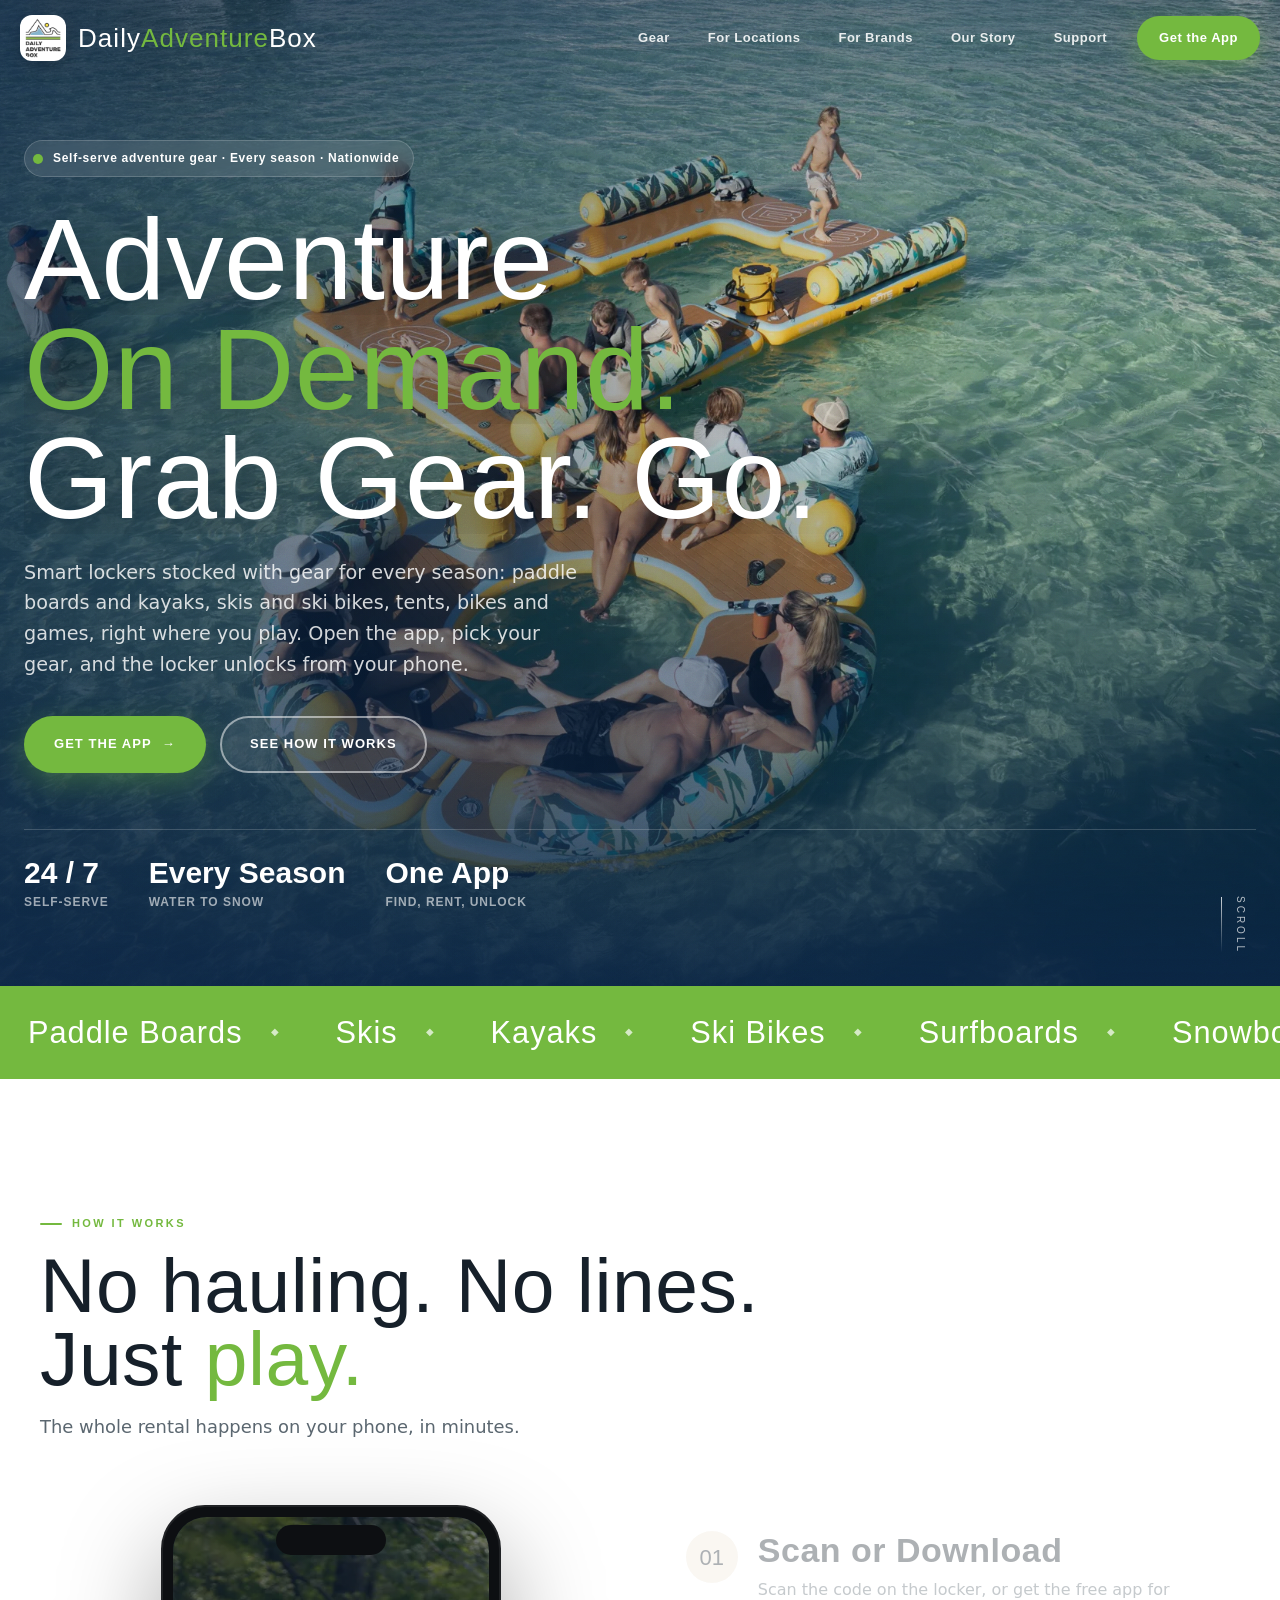
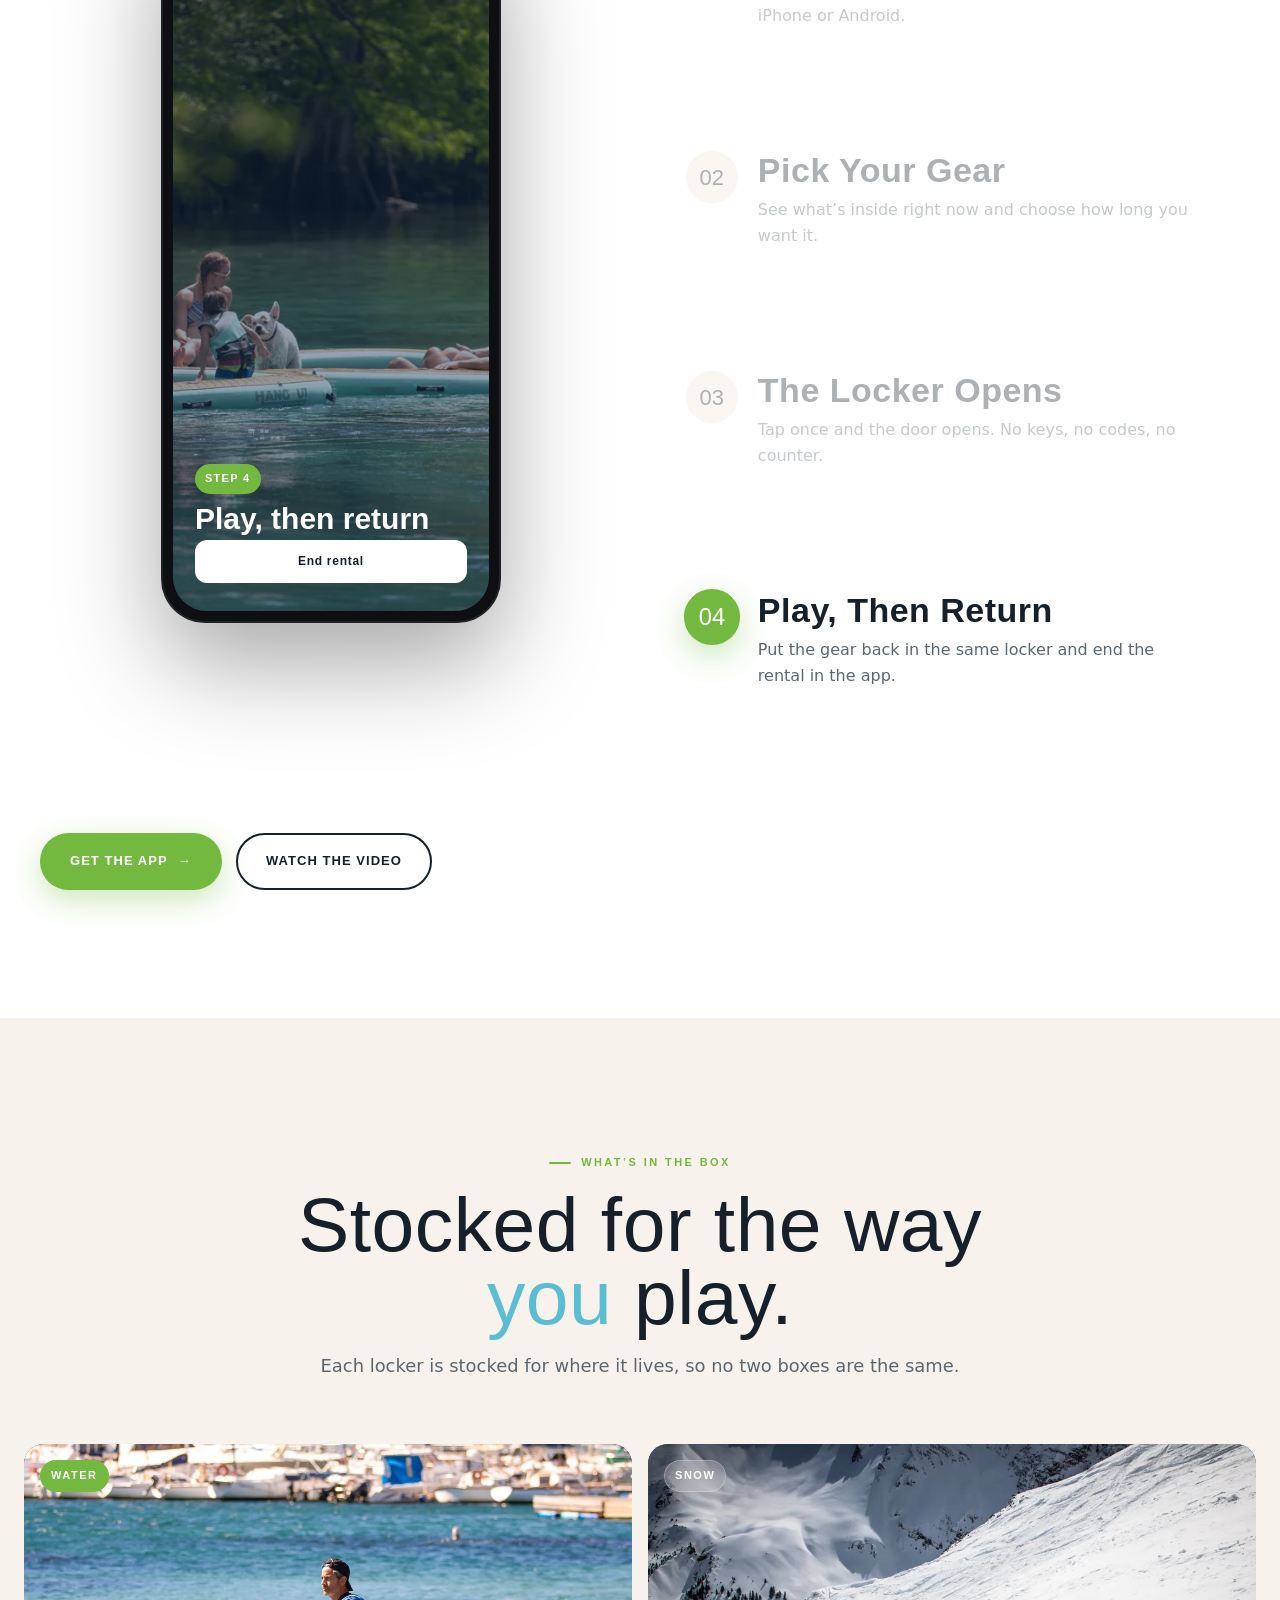
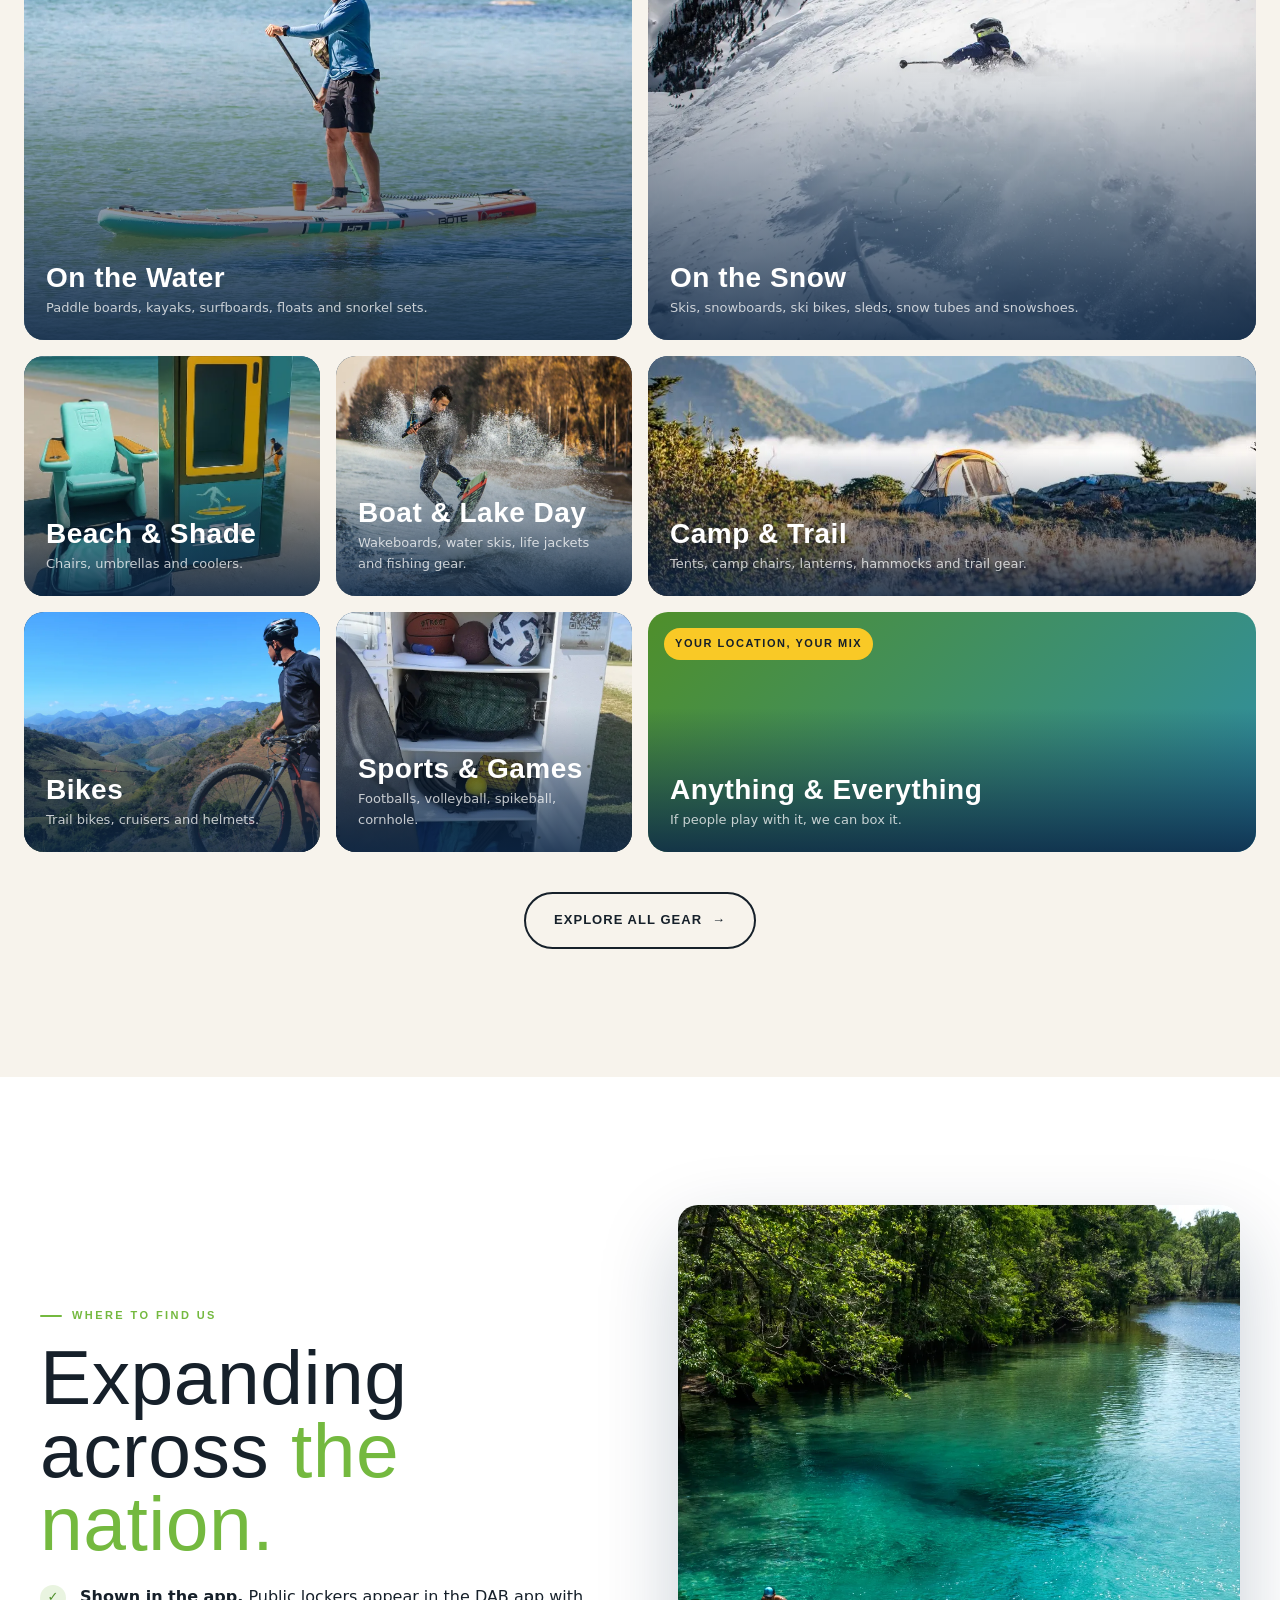
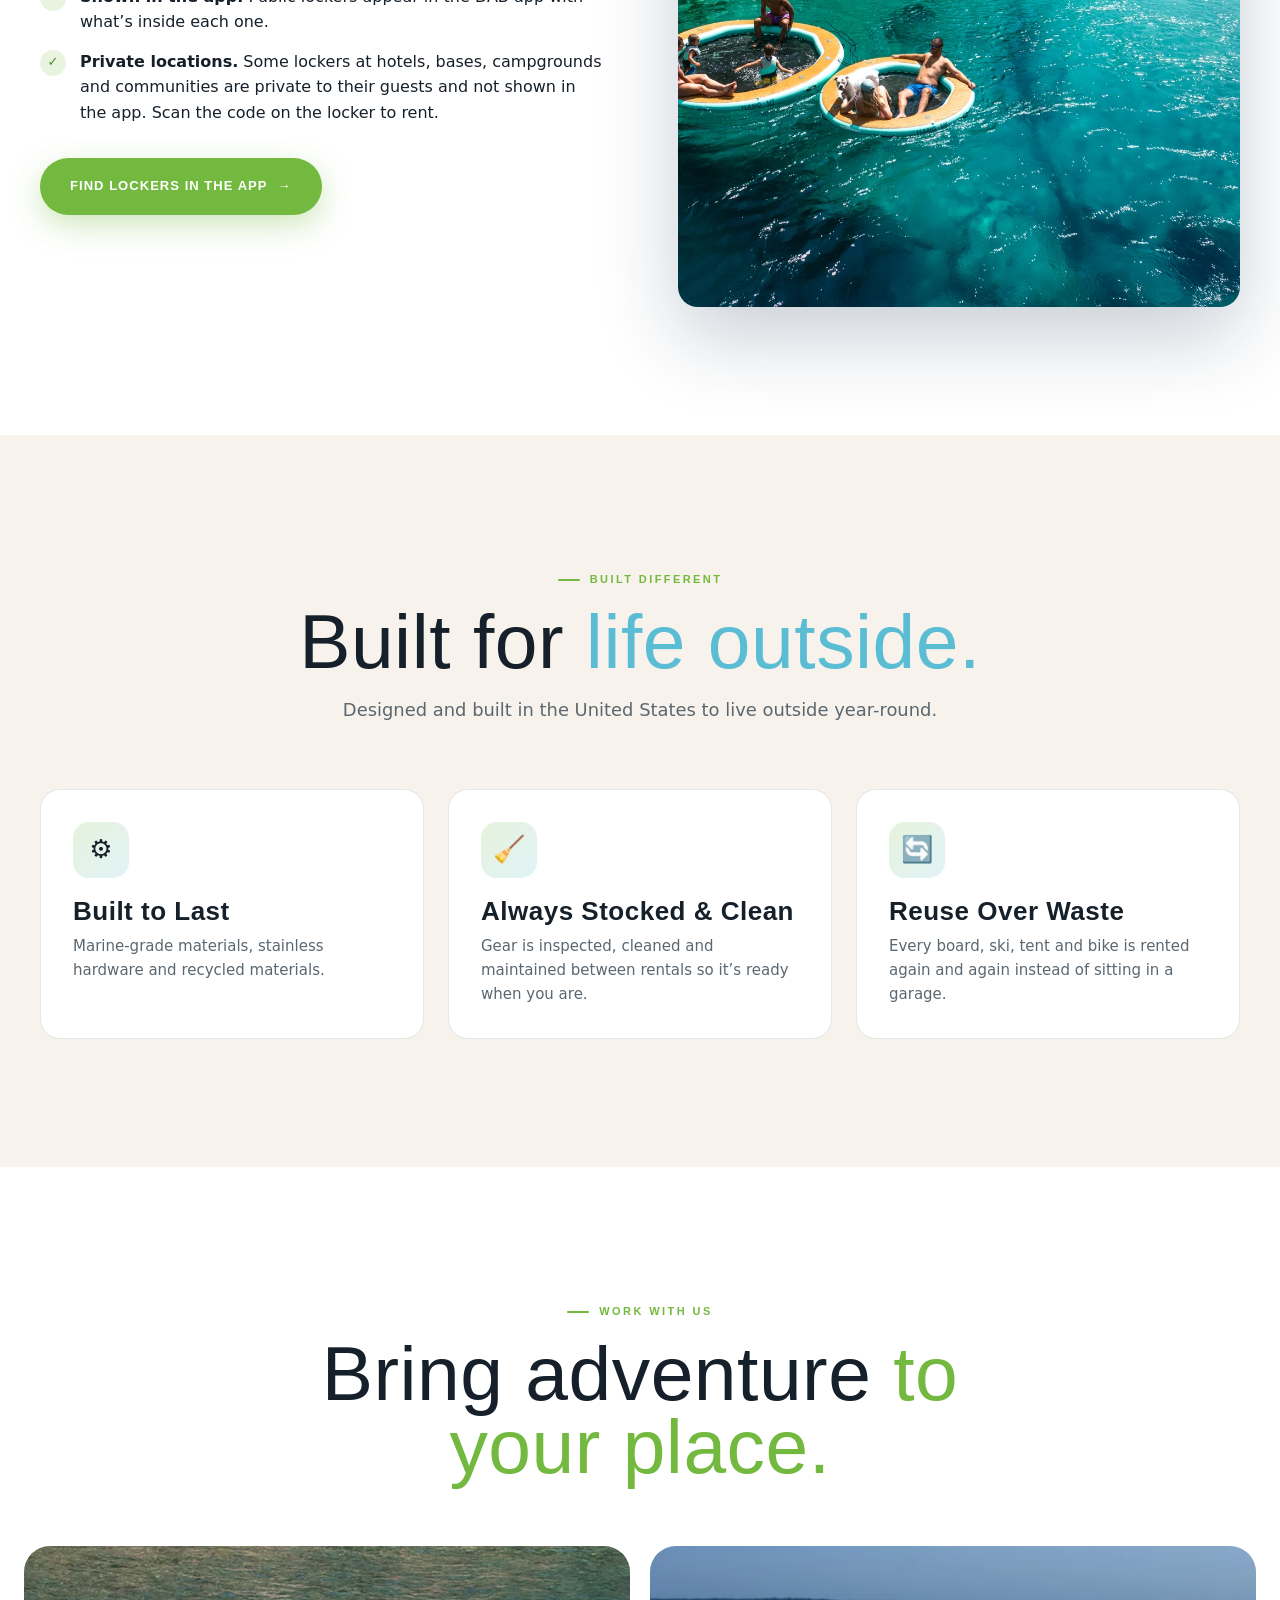
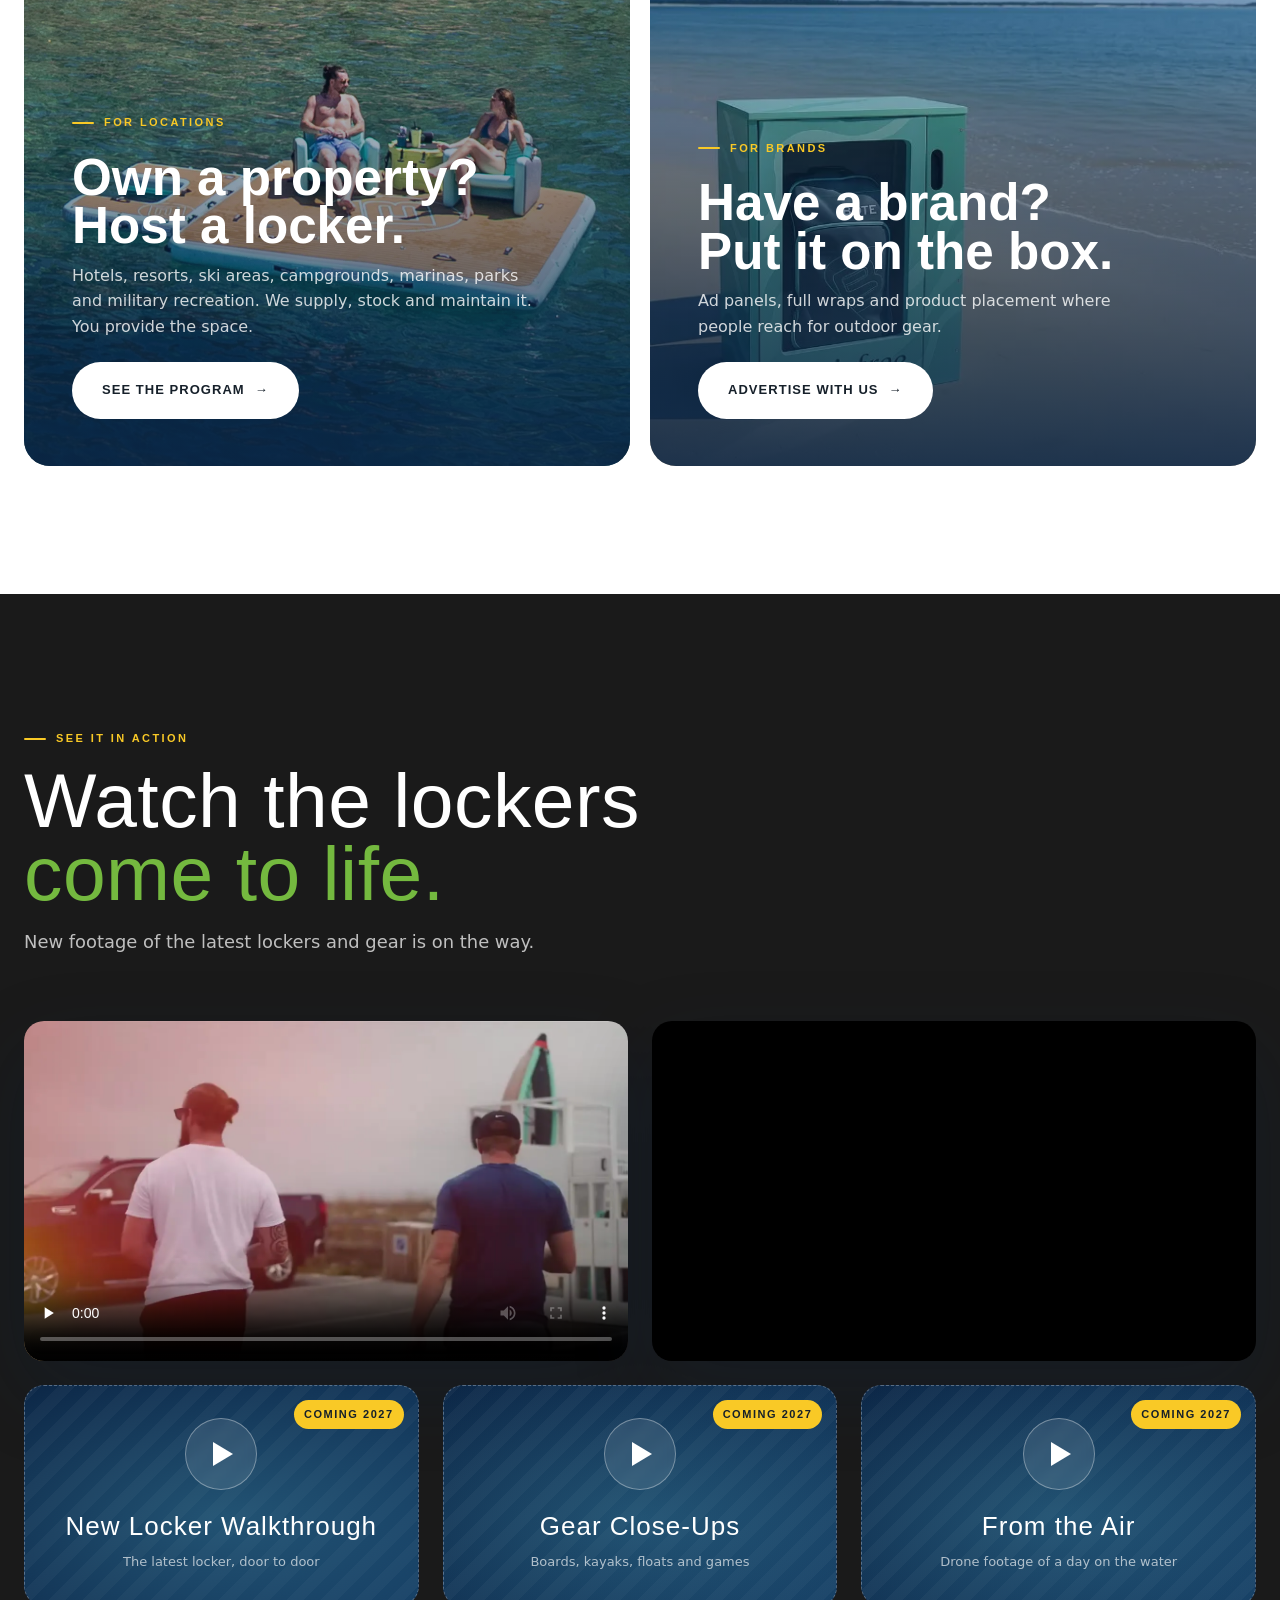
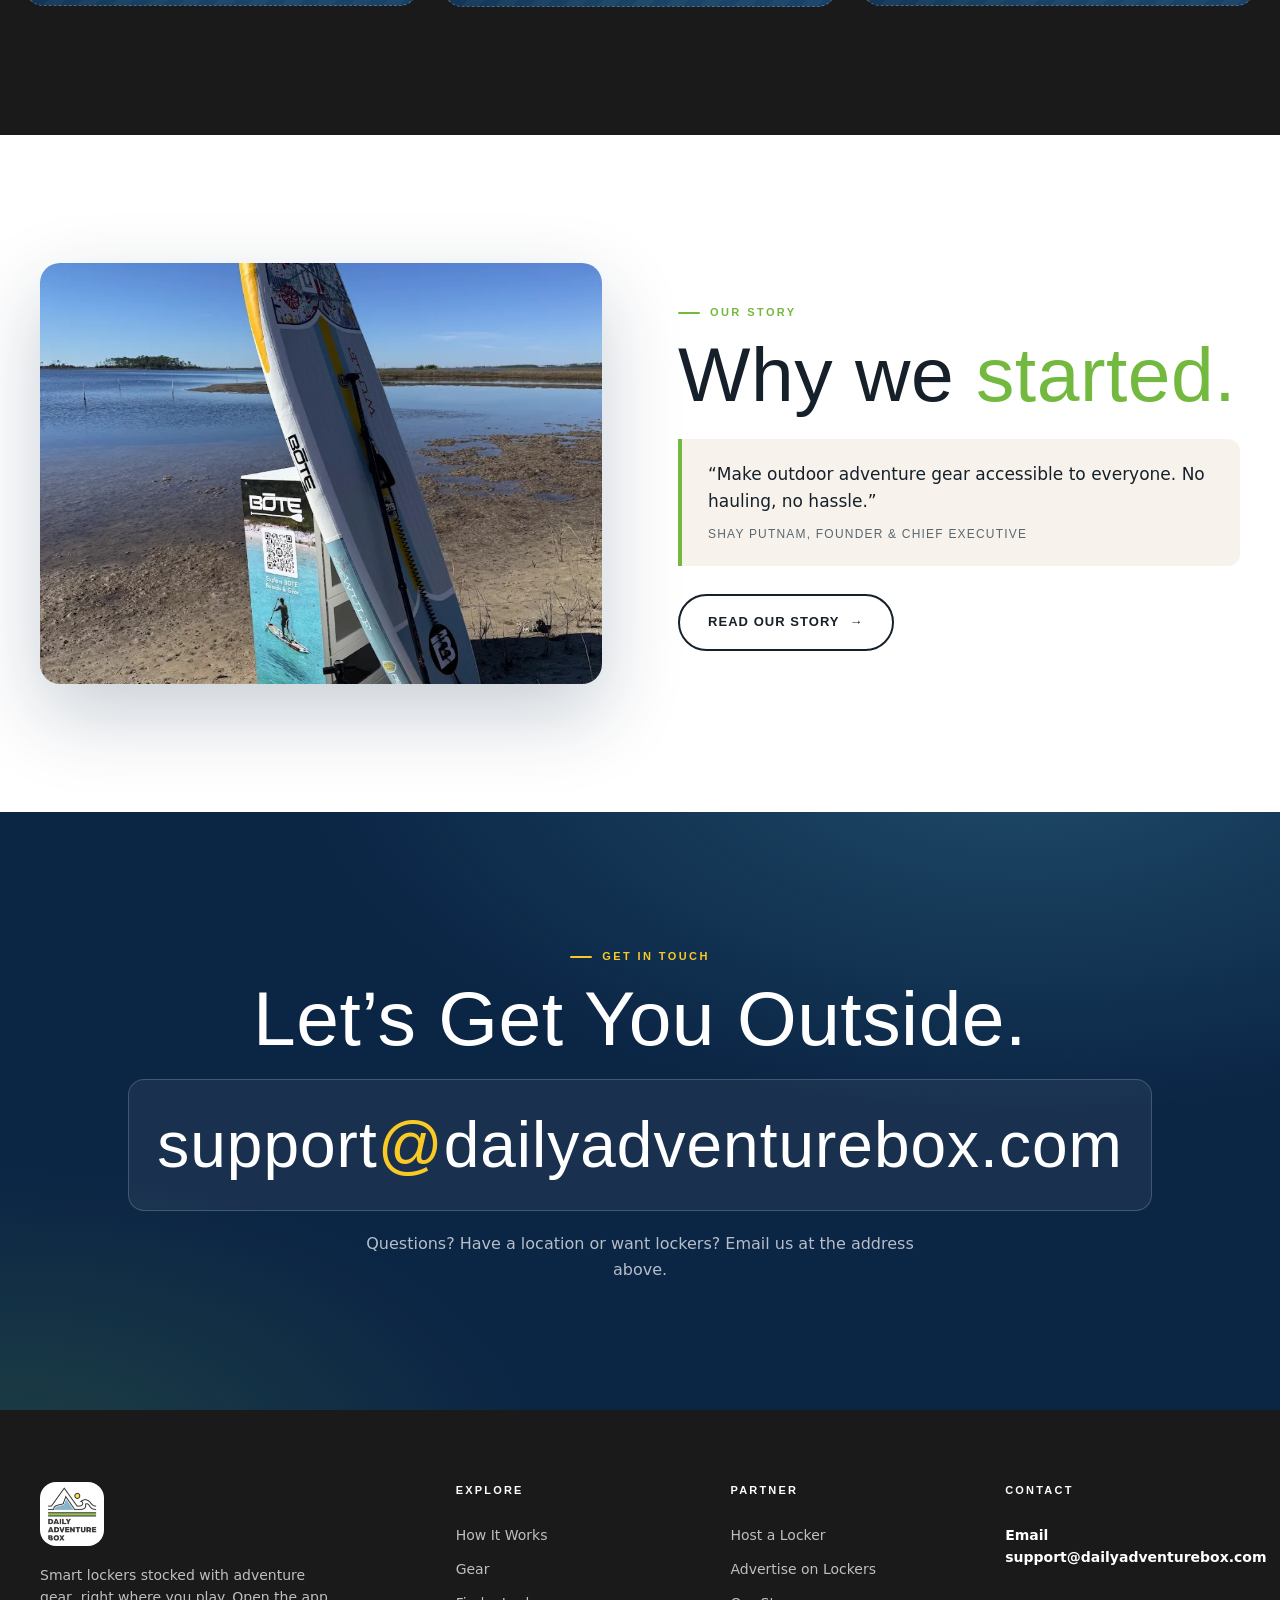
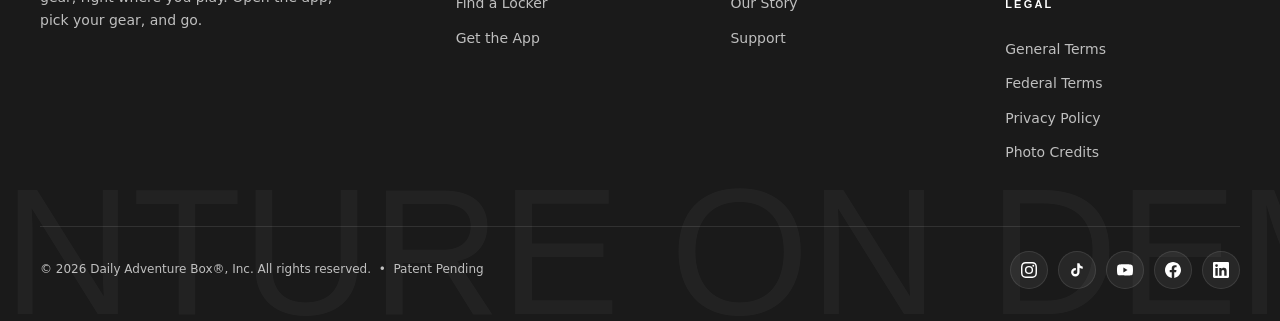
<file: index.html>
<!DOCTYPE html>
<html lang="en">
<head>
<meta charset="UTF-8">
<meta name="viewport" content="width=device-width, initial-scale=1.0">
<meta http-equiv="Content-Security-Policy" content="default-src 'self'; script-src 'self' 'unsafe-inline'; style-src 'self' 'unsafe-inline' https://fonts.googleapis.com; font-src https://fonts.gstatic.com data:; img-src 'self' data: https:; connect-src 'self'; frame-src https://www.youtube.com https://www.youtube-nocookie.com; media-src 'self' https:;">
<title>DailyAdventureBox — Adventure Gear On Demand</title>
<meta name="description" content="Smart lockers stocked with gear for every season: paddle boards, kayaks, skis, ski bikes, camping gear, bikes, boat-day gear and games, right where you play. Open the app, pick your gear, and the locker unlocks from your phone.">
<meta property="og:title" content="DailyAdventureBox — Adventure Gear On Demand">
<meta property="og:description" content="Smart lockers stocked with gear for every season: paddle boards, kayaks, skis, ski bikes, camping gear, bikes, boat-day gear and games, right where you play. Open the app, pick your gear, and the locker unlocks from your phone.">
<meta property="og:type" content="website">
<meta property="og:image" content="https://dailyadventurebox-owner.github.io/Main-Website/media/clj05-wide-bluesky-md.webp">
<link rel="icon" type="image/png" href="media/dab-logo.png">
<link rel="apple-touch-icon" href="media/dab-logo.png">
<link rel="preconnect" href="https://fonts.googleapis.com">
<link rel="preconnect" href="https://fonts.gstatic.com" crossorigin>
<link href="https://fonts.googleapis.com/css2?family=Bebas+Neue&family=Inter:wght@400;500;600;700&family=Montserrat:wght@600;700;800&display=swap" rel="stylesheet">
<link rel="stylesheet" href="assets/site.css">
<script type="application/ld+json">
{"@context":"https://schema.org","@type":"Organization","name":"Daily Adventure Box","alternateName":"DailyAdventureBox","url":"https://www.dailyadventurebox.com","logo":"https://www.dailyadventurebox.com/img/dab-logo.png","description":"Smart lockers stocked with adventure gear, right where people play. Open the app, pick your gear, and the locker unlocks from your phone.","foundingDate":"2021-07-16","founder":{"@type":"Person","name":"Shay Putnam"},"areaServed":"US","email":"support@dailyadventurebox.com"}
</script>
</head>
<body>
<header class="nav" id="nav">
  <div class="nav-inner">
    <a class="nav-logo" href="index.html" aria-label="DailyAdventureBox home"><img src="media/dab-logo.png" alt=""><span class="nav-word">Daily<b>Adventure</b>Box</span></a>
    <nav>
      <ul class="nav-links">
        <li><a href="gear.html">Gear</a></li>
        <li><a href="locations.html">For Locations</a></li>
        <li><a href="ad-opportunities.html">For Brands</a></li>
        <li><a href="story.html">Our Story</a></li>
        <li><a href="https://www.dailyadventurebox.com/support" target="_top">Support</a></li>
        <li><a class="nav-cta" href="https://www.dailyadventurebox.com/download-app" target="_top">Get the App</a></li>
      </ul>
    </nav>
    <button class="nav-burger" id="navBurger" aria-label="Open menu"><span></span><span></span><span></span></button>
  </div>
</header>
<div class="nav-mobile" id="navMobile">
  <a href="index.html">Home</a>
  <a href="gear.html">Gear</a>
  <a href="locations.html">For Locations</a>
  <a href="ad-opportunities.html">For Brands</a>
  <a href="story.html">Our Story</a>
  <a href="https://www.dailyadventurebox.com/download-app" target="_top" style="color:var(--green)">Get the App</a>
  <div class="nav-mobile-foot">Questions? Email <strong>support@dailyadventurebox.com</strong></div>
</div>
<main>
<!-- ============================================================ HERO -->
<section class="hero" id="top">
  <div class="hero-media">
    <img class="kb" src="media/b33i3444.webp" alt="" fetchpriority="high">
    <video class="yt" muted loop playsinline preload="none" poster="media/hero-poster.webp" data-src="media/hero-loop.mp4" data-src-sm="media/hero-loop-sm.mp4" aria-hidden="true"></video>
  </div>
  <div class="hero-shade"></div>
  <div class="hero-grain"></div>
  <div class="hero-content">
    <div class="hero-kicker"><span class="dot"></span> Self-serve adventure gear &middot; Every season &middot; Nationwide</div>
    <h1 class="display display-xl">
      <span class="line"><span>Adventure</span></span>
      <span class="line"><span class="accent">On Demand.</span></span>
      <span class="line"><span>Grab Gear. Go.</span></span>
    </h1>
    <p class="lede">Smart lockers stocked with gear for every season: paddle boards and kayaks, skis and ski bikes, tents, bikes and games, right where you play. Open the app, pick your gear, and the locker unlocks from your phone.</p>
    <div class="btn-row">
      <a class="btn btn-green" href="https://www.dailyadventurebox.com/download-app" target="_top">Get the App <span class="arrow">&rarr;</span></a>
      <a class="btn btn-outline" href="#how">See How It Works</a>
    </div>
    <div class="hero-stats">
      <div class="hero-stat"><strong>24 / 7</strong><span>Self-serve</span></div>
      <div class="hero-stat"><strong>Every Season</strong><span>water to snow</span></div>
      <div class="hero-stat"><strong>One App</strong><span>find, rent, unlock</span></div>
    </div>
  </div>
  <div class="hero-scroll">Scroll</div>
</section>

<!-- ============================================================ MARQUEE -->
<div class="marquee" aria-hidden="true">
  <div class="marquee-track">
    <span>Paddle Boards</span><span>Skis</span><span>Kayaks</span><span>Ski Bikes</span><span>Surfboards</span><span>Snowboards</span><span>Wakeboards</span><span>Sleds &amp; Snow Tubes</span><span>Tents</span><span>Camp Chairs</span><span>Mountain Bikes</span><span>Snowshoes</span><span>Life Jackets</span><span>Fishing Gear</span><span>Floats &amp; Hangouts</span><span>Lanterns</span><span>Hammocks</span><span>Beach Shade</span><span>Coolers</span><span>Spikeball</span><span>Cornhole</span><span>Anything &amp; Everything</span>
  </div>
</div>

<!-- ============================================================ HOW IT WORKS -->
<section class="section" id="how">
  <div class="container">
    <div class="section-head" data-reveal>
      <p class="eyebrow">How It Works</p>
      <h2 class="display display-lg">No hauling. No lines.<br>Just <span class="accent">play.</span></h2>
      <p class="lede">The whole rental happens on your phone, in minutes.</p>
    </div>
    <div class="steps">
      <div class="steps-sticky" data-reveal="scale">
        <div class="phone">
          <div class="phone-screen">
            <div class="screen active">
              <img src="media/clj05-wide-bluesky-md.webp" alt="">
              <div class="ui"><span class="pill">Step 1</span><h4>Scan or download</h4><div class="fake-btn">Create account</div></div>
            </div>
            <div class="screen">
              <img src="media/clj05-locker-open-md.webp" alt="">
              <div class="ui"><span class="pill">Step 2</span><h4>Pick your gear</h4><div class="fake-btn green">Rent this board</div></div>
            </div>
            <div class="screen">
              <img src="media/clj05-surfboards-locker-md.webp" alt="">
              <div class="ui"><span class="pill">Step 3</span><h4>Locker unlocks</h4><div class="fake-btn green">Unlocked &#10003;</div></div>
            </div>
            <div class="screen">
              <img src="media/river-group-float-md.webp" alt="">
              <div class="ui"><span class="pill">Step 4</span><h4>Play, then return</h4><div class="fake-btn">End rental</div></div>
            </div>
          </div>
        </div>
      </div>
      <div class="steps-list">
        <div class="step" data-step="0"><div class="step-num">01</div><h3>Scan or Download</h3><p>Scan the code on the locker, or get the free app for iPhone or Android.</p></div>
        <div class="step" data-step="1"><div class="step-num">02</div><h3>Pick Your Gear</h3><p>See what’s inside right now and choose how long you want it.</p></div>
        <div class="step" data-step="2"><div class="step-num">03</div><h3>The Locker Opens</h3><p>Tap once and the door opens. No keys, no codes, no counter.</p></div>
        <div class="step" data-step="3"><div class="step-num">04</div><h3>Play, Then Return</h3><p>Put the gear back in the same locker and end the rental in the app.</p></div>
      </div>
    </div>
    <div class="btn-row" style="margin-top:48px" data-reveal>
      <a class="btn btn-green" href="https://www.dailyadventurebox.com/download-app" target="_top">Get the App <span class="arrow">&rarr;</span></a>
      <a class="btn btn-outline-dark" href="#video">Watch the Video</a>
    </div>
  </div>
</section>

<!-- ============================================================ WHAT'S IN THE BOX -->
<section class="section bg-sand" id="gear">
  <div class="container-wide">
    <div class="section-head center" data-reveal>
      <p class="eyebrow">What’s in the Box</p>
      <h2 class="display display-lg">Stocked for the way <span class="accent-sky">you</span> play.</h2>
      <p class="lede">Each locker is stocked for where it lives, so no two boxes are the same.</p>
    </div>
    <div class="bento" data-stagger>
      <a class="tile span-2 row-2" href="gear.html#water"><img src="media/sup-hd-mangrove-md.webp" alt="Stand-up paddle board"><span class="tag green">Water</span><div class="tile-body"><h3>On the Water</h3><p>Paddle boards, kayaks, surfboards, floats and snorkel sets.</p></div></a>
      <a class="tile span-2 row-2" href="gear.html#snow"><img src="media/snow-powder-skier-md.webp" alt="Skier in deep powder"><span class="tag">Snow</span><div class="tile-body"><h3>On the Snow</h3><p>Skis, snowboards, ski bikes, sleds, snow tubes and snowshoes.</p></div></a>
      <a class="tile" href="gear.html#beach"><img src="media/bote-ad-rendering-md.webp" alt="Beach chair and gear bag beside a DailyAdventureBox locker" style="object-position:50% 70%"><div class="tile-body"><h3>Beach &amp; Shade</h3><p>Chairs, umbrellas and coolers.</p></div></a>
      <a class="tile" href="gear.html#boat"><img src="media/boat-wakeboard-spray-md.webp" alt="Wakeboarder carving a spray"><div class="tile-body"><h3>Boat &amp; Lake Day</h3><p>Wakeboards, water skis, life jackets and fishing gear.</p></div></a>
      <a class="tile span-2" href="gear.html#camp"><img src="media/camp-tent-mountains-md.webp" alt="Tent pitched above the clouds"><div class="tile-body"><h3>Camp &amp; Trail</h3><p>Tents, camp chairs, lanterns, hammocks and trail gear.</p></div></a>
      <a class="tile" href="gear.html#bikes"><img src="media/bike-mountain-view-md.webp" alt="Mountain biker above a valley"><div class="tile-body"><h3>Bikes</h3><p>Trail bikes, cruisers and helmets.</p></div></a>
      <a class="tile" href="gear.html#sports"><img src="media/clj05-v2-sports-gear-md.webp" alt="Sports gear locker"><div class="tile-body"><h3>Sports &amp; Games</h3><p>Footballs, volleyball, spikeball, cornhole.</p></div></a>
      <a class="tile span-2" href="gear.html#custom" style="background:linear-gradient(135deg,var(--green-deep),var(--sky-deep))"><span class="tag sun">Your location, your mix</span><div class="tile-body"><h3>Anything &amp; Everything</h3><p>If people play with it, we can box it.</p></div></a>
    </div>
    <div class="btn-row" style="justify-content:center;margin-top:40px" data-reveal>
      <a class="btn btn-outline-dark" href="gear.html">Explore All Gear <span class="arrow">&rarr;</span></a>
    </div>
  </div>
</section>

<!-- ============================================================ WHERE -->
<section class="section" id="where">
  <div class="container">
    <div class="feature-row">
      <div data-reveal="left">
        <p class="eyebrow">Where to Find Us</p>
        <h2 class="display display-lg">Expanding across <span class="accent">the nation.</span></h2>
        <ul class="check-list">
          <li><div><strong>Shown in the app.</strong> Public lockers appear in the DAB app with what’s inside each one.</div></li>
          <li><div><strong>Private locations.</strong> Some lockers at hotels, bases, campgrounds and communities are private to their guests and not shown in the app. Scan the code on the locker to rent.</div></li>
        </ul>
        <div class="btn-row" style="margin-top:32px">
          <a class="btn btn-green" href="https://www.dailyadventurebox.com/download-app" target="_top">Find Lockers in the App <span class="arrow">&rarr;</span></a>
        </div>
      </div>
      <div data-reveal="right">
        <div class="feature-media"><img src="media/dji-drone-floats.webp" alt="Friends floating down a clear river"></div>
      </div>
    </div>
  </div>
</section>

<!-- ============================================================ WHY DAB -->
<section class="section bg-sand" id="why">
  <div class="container">
    <div class="section-head center" data-reveal>
      <p class="eyebrow">Built Different</p>
      <h2 class="display display-lg">Built for <span class="accent-sky">life outside.</span></h2>
      <p class="lede">Designed and built in the United States to live outside year-round.</p>
    </div>
    <div class="grid grid-3" data-stagger>
      <div class="card card-glow"><div class="icon">&#9881;&#65039;</div><h3>Built to Last</h3><p>Marine-grade materials, stainless hardware and recycled materials.</p></div>
      <div class="card card-glow"><div class="icon">&#129529;</div><h3>Always Stocked &amp; Clean</h3><p>Gear is inspected, cleaned and maintained between rentals so it’s ready when you are.</p></div>
      <div class="card card-glow"><div class="icon">&#128260;</div><h3>Reuse Over Waste</h3><p>Every board, ski, tent and bike is rented again and again instead of sitting in a garage.</p></div>
    </div>
  </div>
</section>

<!-- ============================================================ SPLIT: LOCATIONS / BRANDS -->
<section class="section" id="partner">
  <div class="container-wide">
    <div class="section-head center" data-reveal>
      <p class="eyebrow">Work With Us</p>
      <h2 class="display display-lg">Bring adventure <span class="accent">to your place.</span></h2>
    </div>
    <div class="split" data-stagger>
      <a class="panel" href="locations.html">
        <img src="media/float-dock10-md.webp" alt="Guests relaxing on a floating dock">
        <div class="panel-body">
          <p class="eyebrow" style="color:var(--sun)">For Locations</p>
          <h3>Own a property?<br>Host a locker.</h3>
          <p>Hotels, resorts, ski areas, campgrounds, marinas, parks and military recreation. We supply, stock and maintain it. You provide the space.</p>
          <span class="btn btn-white">See the Program <span class="arrow">&rarr;</span></span>
        </div>
      </a>
      <a class="panel" href="ad-opportunities.html">
        <img src="media/cobranding-1-md.webp" alt="Brand-wrapped DailyAdventureBox locker on the beach">
        <div class="panel-body">
          <p class="eyebrow" style="color:var(--sun)">For Brands</p>
          <h3>Have a brand?<br>Put it on the box.</h3>
          <p>Ad panels, full wraps and product placement where people reach for outdoor gear.</p>
          <span class="btn btn-white">Advertise With Us <span class="arrow">&rarr;</span></span>
        </div>
      </a>
    </div>
  </div>
</section>

<!-- ============================================================ VIDEO -->
<section class="section bg-charcoal dark" id="video">
  <div class="container-wide">
    <div class="section-head" data-reveal>
      <p class="eyebrow">See It in Action</p>
      <h2 class="display display-lg">Watch the lockers <span class="accent">come to life.</span></h2>
      <p class="lede">New footage of the latest lockers and gear is on the way.</p>
    </div>
    <div class="grid grid-2" data-stagger>
      <div class="video-frame"><video controls playsinline preload="none" poster="media/teaser-poster.webp" src="media/teaser-cut.mp4" title="DailyAdventureBox teaser"></video></div>
      <div class="video-frame"><iframe referrerpolicy="strict-origin-when-cross-origin" src="https://www.youtube-nocookie.com/embed/2kjWIoqD9Hs?rel=0&amp;modestbranding=1" title="How to use a DailyAdventureBox locker" allow="accelerometer; autoplay; clipboard-write; encrypted-media; gyroscope; picture-in-picture" allowfullscreen loading="lazy"></iframe></div>
    </div>
    <div class="grid grid-3" style="margin-top:24px" data-stagger>
      <div class="media-soon"><span class="badge">Coming 2027</span><div><div class="play"></div><div class="label">New Locker Walkthrough</div><div class="sub">The latest locker, door to door</div></div></div>
      <div class="media-soon"><span class="badge">Coming 2027</span><div><div class="play"></div><div class="label">Gear Close-Ups</div><div class="sub">Boards, kayaks, floats and games</div></div></div>
      <div class="media-soon"><span class="badge">Coming 2027</span><div><div class="play"></div><div class="label">From the Air</div><div class="sub">Drone footage of a day on the water</div></div></div>
    </div>
  </div>
</section>

<!-- ============================================================ STORY STRIP -->
<section class="section" id="story">
  <div class="container">
    <div class="feature-row flip">
      <div data-reveal="right">
        <p class="eyebrow">Our Story</p>
        <h2 class="display display-lg">Why we <span class="accent">started.</span></h2>
        <blockquote style="margin:28px 0 0;padding:22px 26px;border-left:4px solid var(--green);background:var(--sand);border-radius:0 var(--radius-sm) var(--radius-sm) 0;font-size:17px;line-height:1.6">
          “Make outdoor adventure gear accessible to everyone. No hauling, no hassle.”
          <footer style="margin-top:10px;font-family:var(--font-label);font-size:12px;letter-spacing:.1em;text-transform:uppercase;color:var(--mute)">Shay Putnam, Founder &amp; Chief Executive</footer>
        </blockquote>
        <div class="btn-row" style="margin-top:28px"><a class="btn btn-outline-dark" href="story.html">Read Our Story <span class="arrow">&rarr;</span></a></div>
      </div>
      <div data-reveal="left">
        <div class="feature-media landscape"><img src="media/screenshot-locker-gear.webp" alt="DailyAdventureBox locker on the shoreline with a paddle board"></div>
      </div>
    </div>
  </div>
</section>

<section class="section bg-ocean dark" id="contact">
  <div class="container contact-block" data-reveal>
    <p class="eyebrow" style="justify-content:center">Get in Touch</p>
    <h2 class="display display-lg">Let’s Get You Outside.</h2>
    <div class="email-big">support<span class="at">@</span>dailyadventurebox.com</div>
    <p class="contact-note">Questions? Have a location or want lockers? Email us at the address above.</p>
  </div>
</section>

</main>
<footer class="footer">
  <div class="footer-big" aria-hidden="true">ADVENTURE ON DEMAND</div>
  <div class="container" style="position:relative;z-index:1">
    <div class="footer-grid">
      <div class="footer-brand">
        <img src="media/dab-logo.png" alt="DailyAdventureBox">
        <p>Smart lockers stocked with adventure gear, right where you play. Open the app, pick your gear, and go.</p>
      </div>
      <div class="footer-col">
        <h4>Explore</h4>
        <a href="index.html#how">How It Works</a>
        <a href="gear.html">Gear</a>
        <a href="index.html#where">Find a Locker</a>
        <a href="https://www.dailyadventurebox.com/download-app" target="_top">Get the App</a>
      </div>
      <div class="footer-col">
        <h4>Partner</h4>
        <a href="locations.html">Host a Locker</a>
        <a href="ad-opportunities.html">Advertise on Lockers</a>
        <a href="story.html">Our Story</a>
        <a href="https://www.dailyadventurebox.com/support" target="_top">Support</a>
      </div>
      <div class="footer-col">
        <h4>Contact</h4>
        <span class="plain" style="display:block;font-size:14px;padding:6px 0;">Email support@dailyadventurebox.com</span>
        <h4 style="margin-top:22px">Legal</h4>
        <a href="https://www.dailyadventurebox.com/general-terms-and-conditions" target="_top">General Terms</a>
        <a href="https://www.dailyadventurebox.com/federal-terms-and-conditions" target="_top">Federal Terms</a>
        <a href="https://www.dailyadventurebox.com/privacy-policy" target="_top">Privacy Policy</a>
        <a href="credits.html">Photo Credits</a>
      </div>
    </div>
    <div class="footer-bottom">
      <span>&copy; <span data-year>2026</span> Daily Adventure Box&#174;, Inc. All rights reserved. &nbsp;&bull;&nbsp; Patent Pending</span>
      <div class="footer-socials">
        <a href="https://www.instagram.com/dailyadventurebox" target="_blank" rel="noopener noreferrer" title="Instagram"><svg viewBox="0 0 24 24"><path d="M12 2.163c3.204 0 3.584.012 4.85.07 3.252.148 4.771 1.691 4.919 4.919.058 1.265.069 1.645.069 4.849 0 3.205-.012 3.584-.069 4.849-.149 3.225-1.664 4.771-4.919 4.919-1.266.058-1.644.07-4.85.07-3.204 0-3.584-.012-4.849-.07-3.26-.149-4.771-1.699-4.919-4.92-.058-1.265-.07-1.644-.07-4.849 0-3.204.013-3.583.07-4.849.149-3.227 1.664-4.771 4.919-4.919 1.266-.057 1.645-.069 4.849-.069zM12 0C8.741 0 8.333.014 7.053.072 2.695.272.273 2.69.073 7.052.014 8.333 0 8.741 0 12c0 3.259.014 3.668.072 4.948.2 4.358 2.618 6.78 6.98 6.98C8.333 23.986 8.741 24 12 24c3.259 0 3.668-.014 4.948-.072 4.354-.2 6.782-2.618 6.979-6.98.059-1.28.073-1.689.073-4.948 0-3.259-.014-3.667-.072-4.947-.196-4.354-2.617-6.78-6.979-6.98C15.668.014 15.259 0 12 0zm0 5.838a6.162 6.162 0 100 12.324 6.162 6.162 0 000-12.324zM12 16a4 4 0 110-8 4 4 0 010 8zm6.406-11.845a1.44 1.44 0 100 2.881 1.44 1.44 0 000-2.881z"/></svg></a>
        <a href="https://www.tiktok.com/@dailyadventurebox" target="_blank" rel="noopener noreferrer" title="TikTok"><svg viewBox="0 0 24 24"><path d="M19.59 6.69a4.83 4.83 0 01-3.77-4.25V2h-3.45v13.67a2.89 2.89 0 01-2.88 2.5 2.89 2.89 0 01-2.89-2.89 2.89 2.89 0 012.89-2.89c.28 0 .54.04.79.1V9.01a6.27 6.27 0 00-.79-.05 6.34 6.34 0 00-6.34 6.34 6.34 6.34 0 006.34 6.34 6.34 6.34 0 006.34-6.34V8.75a8.18 8.18 0 004.76 1.52V6.84a4.84 4.84 0 01-1-.15z"/></svg></a>
        <a href="https://www.youtube.com/@DailyAdventureBox" target="_blank" rel="noopener noreferrer" title="YouTube"><svg viewBox="0 0 24 24"><path d="M23.498 6.186a3.016 3.016 0 00-2.122-2.136C19.505 3.545 12 3.545 12 3.545s-7.505 0-9.377.505A3.017 3.017 0 00.502 6.186C0 8.07 0 12 0 12s0 3.93.502 5.814a3.016 3.016 0 002.122 2.136c1.871.505 9.376.505 9.376.505s7.505 0 9.377-.505a3.015 3.015 0 002.122-2.136C24 15.93 24 12 24 12s0-3.93-.502-5.814zM9.545 15.568V8.432L15.818 12l-6.273 3.568z"/></svg></a>
        <a href="https://www.facebook.com/DailyAdventureBox" target="_blank" rel="noopener noreferrer" title="Facebook"><svg viewBox="0 0 24 24"><path d="M24 12.073c0-6.627-5.373-12-12-12s-12 5.373-12 12c0 5.99 4.388 10.954 10.125 11.854v-8.385H7.078v-3.47h3.047V9.43c0-3.007 1.792-4.669 4.533-4.669 1.312 0 2.686.235 2.686.235v2.953H15.83c-1.491 0-1.956.925-1.956 1.874v2.25h3.328l-.532 3.47h-2.796v8.385C19.612 23.027 24 18.062 24 12.073z"/></svg></a>
        <a href="https://www.linkedin.com/company/dailyadventurebox" target="_blank" rel="noopener noreferrer" title="LinkedIn"><svg viewBox="0 0 24 24"><path d="M20.447 20.452h-3.554v-5.569c0-1.328-.027-3.037-1.852-3.037-1.853 0-2.136 1.445-2.136 2.939v5.667H9.351V9h3.414v1.561h.046c.477-.9 1.637-1.85 3.37-1.85 3.601 0 4.267 2.37 4.267 5.455v6.286zM5.337 7.433a2.062 2.062 0 01-2.063-2.065 2.064 2.064 0 112.063 2.065zm1.782 13.019H3.555V9h3.564v11.452zM22.225 0H1.771C.792 0 0 .774 0 1.729v20.542C0 23.227.792 24 1.771 24h20.451C23.2 24 24 23.227 24 22.271V1.729C24 .774 23.2 0 22.222 0h.003z"/></svg></a>
      </div>
    </div>
  </div>
</footer>
<script src="assets/site.js"></script>
</body>
</html>
</file>
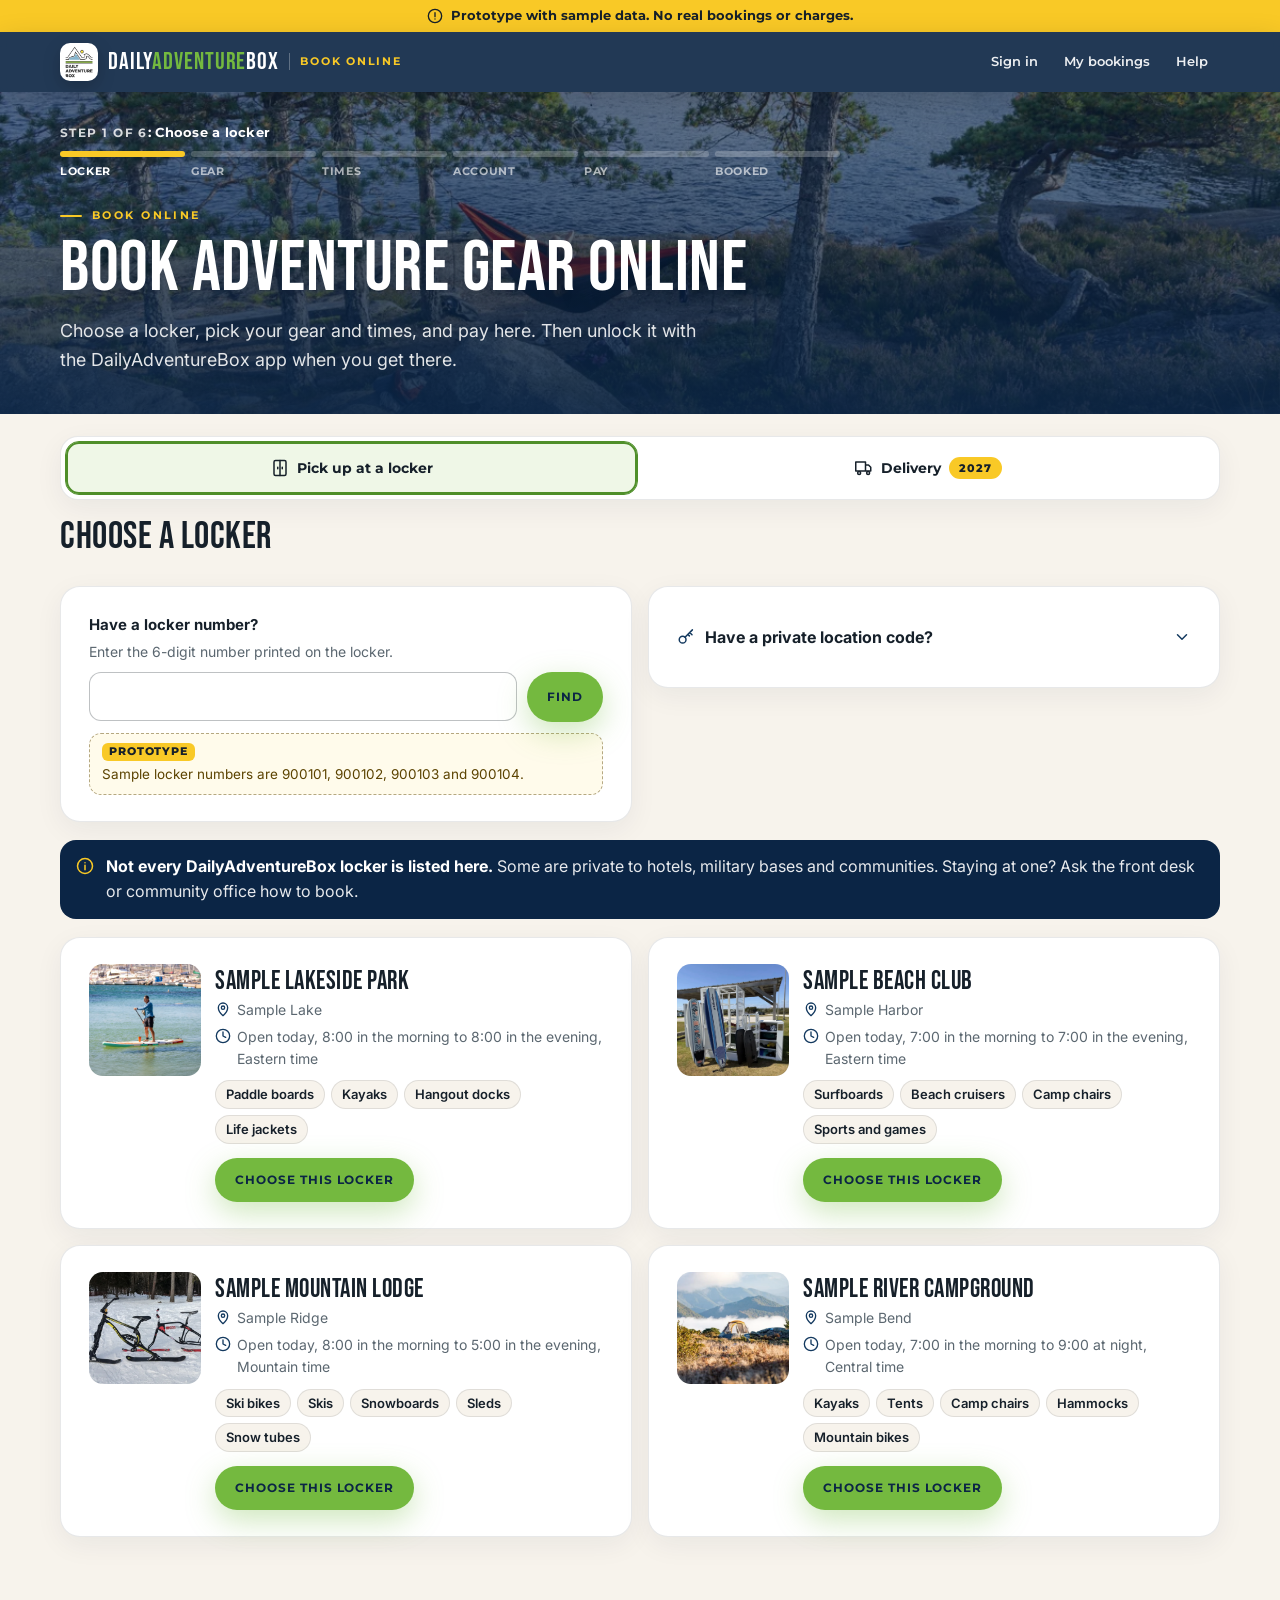
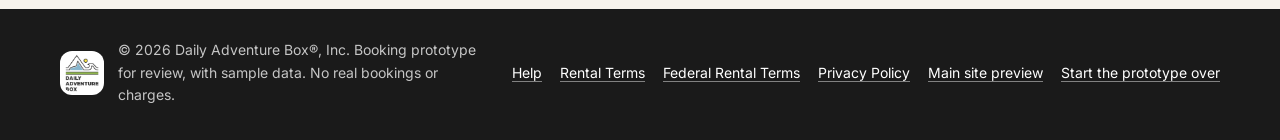
<file: book-prototype/index.html>
<!DOCTYPE html>
<html lang="en">
<head>
<meta charset="UTF-8">
<meta name="viewport" content="width=device-width, initial-scale=1.0">
<meta name="robots" content="noindex, nofollow">
<meta name="color-scheme" content="light">
<!-- Prototype guard: no network requests from scripts, no form submissions, no frames. -->
<meta http-equiv="Content-Security-Policy" content="connect-src 'none'; form-action 'none'; object-src 'none'; frame-src 'none'; base-uri 'self'">
<title>Book Online Prototype · DailyAdventureBox</title>
<meta name="description" content="Clickable prototype of the DailyAdventureBox website booking flow. Sample data only: no real bookings or charges.">
<link rel="icon" type="image/png" href="../media/dab-logo.png">
<link rel="preconnect" href="https://fonts.googleapis.com">
<link rel="preconnect" href="https://fonts.gstatic.com" crossorigin>
<link href="https://fonts.googleapis.com/css2?family=Bebas+Neue&family=Inter:wght@400;500;600;700&family=Montserrat:wght@600;700;800&display=swap" rel="stylesheet">
<link rel="stylesheet" href="../assets/site.css">
<link rel="stylesheet" href="book.css">
</head>
<body class="bk">
<a class="bk-skip" href="#main" id="skipLink">Skip to main content</a>

<div class="bk-top" id="bkTop">
  <p class="bk-proto"><svg class="bk-ico" viewBox="0 0 24 24" fill="none" stroke="currentColor" stroke-width="2" stroke-linecap="round" stroke-linejoin="round" aria-hidden="true" focusable="false"><circle cx="12" cy="12" r="10"/><path d="M12 7v6M12 16.5h.01"/></svg><span>Prototype with sample data. No real bookings or charges.</span></p>
  <header class="bk-header">
    <div class="bk-header-inner">
      <a class="bk-brand" href="#/" id="brandLink" aria-label="DailyAdventureBox book online, start page">
        <img src="../media/dab-logo.png" alt="" width="38" height="38">
        <span class="bk-word" aria-hidden="true">Daily<b>Adventure</b>Box</span>
        <span class="bk-word-sub" aria-hidden="true">Book online</span>
      </a>
      <nav aria-label="Account and help">
        <ul class="bk-header-links" id="headerLinks"></ul>
      </nav>
    </div>
  </header>
</div>
<div class="bk-top-spacer" aria-hidden="true"></div>

<main id="main" tabindex="-1">
  <div class="bk-band dark" id="band"></div>
  <div class="bk-wrap" id="wrap">
    <section class="bk-summary" id="summary" aria-labelledby="summaryHeading" hidden></section>
    <div class="bk-screen" id="screen">
      <noscript><p class="bk-card">This prototype needs JavaScript turned on.</p></noscript>
    </div>
  </div>
</main>

<footer class="bk-footer">
  <div class="bk-footer-inner">
    <div class="bk-footer-brand">
      <img src="../media/dab-logo.png" alt="" width="44" height="44">
      <p>&copy; <span id="year">2026</span> Daily Adventure Box&#174;, Inc. Booking prototype for review, with sample data. No real bookings or charges.</p>
    </div>
    <nav aria-label="Footer">
      <ul class="bk-footer-links">
        <li><a href="#/help">Help</a></li>
        <li><a href="https://www.dailyadventurebox.com/general-terms-and-conditions" target="_blank" rel="noopener noreferrer">Rental Terms<span class="sr-only"> (opens in a new tab)</span></a></li>
        <li><a href="https://www.dailyadventurebox.com/federal-terms-and-conditions" target="_blank" rel="noopener noreferrer">Federal Rental Terms<span class="sr-only"> (opens in a new tab)</span></a></li>
        <li><a href="https://www.dailyadventurebox.com/privacy-policy" target="_blank" rel="noopener noreferrer">Privacy Policy<span class="sr-only"> (opens in a new tab)</span></a></li>
        <li><a href="../index.html">Main site preview</a></li>
        <li><button type="button" data-act="resetAll" id="resetBtn">Start the prototype over</button></li>
      </ul>
    </nav>
  </div>
</footer>

<div class="sr-only" id="live" aria-live="polite" aria-atomic="true"></div>
<dialog class="bk-dialog" id="dialog" aria-labelledby="dialogTitle"></dialog>
<script src="book.js"></script>
</body>
</html>
</file>
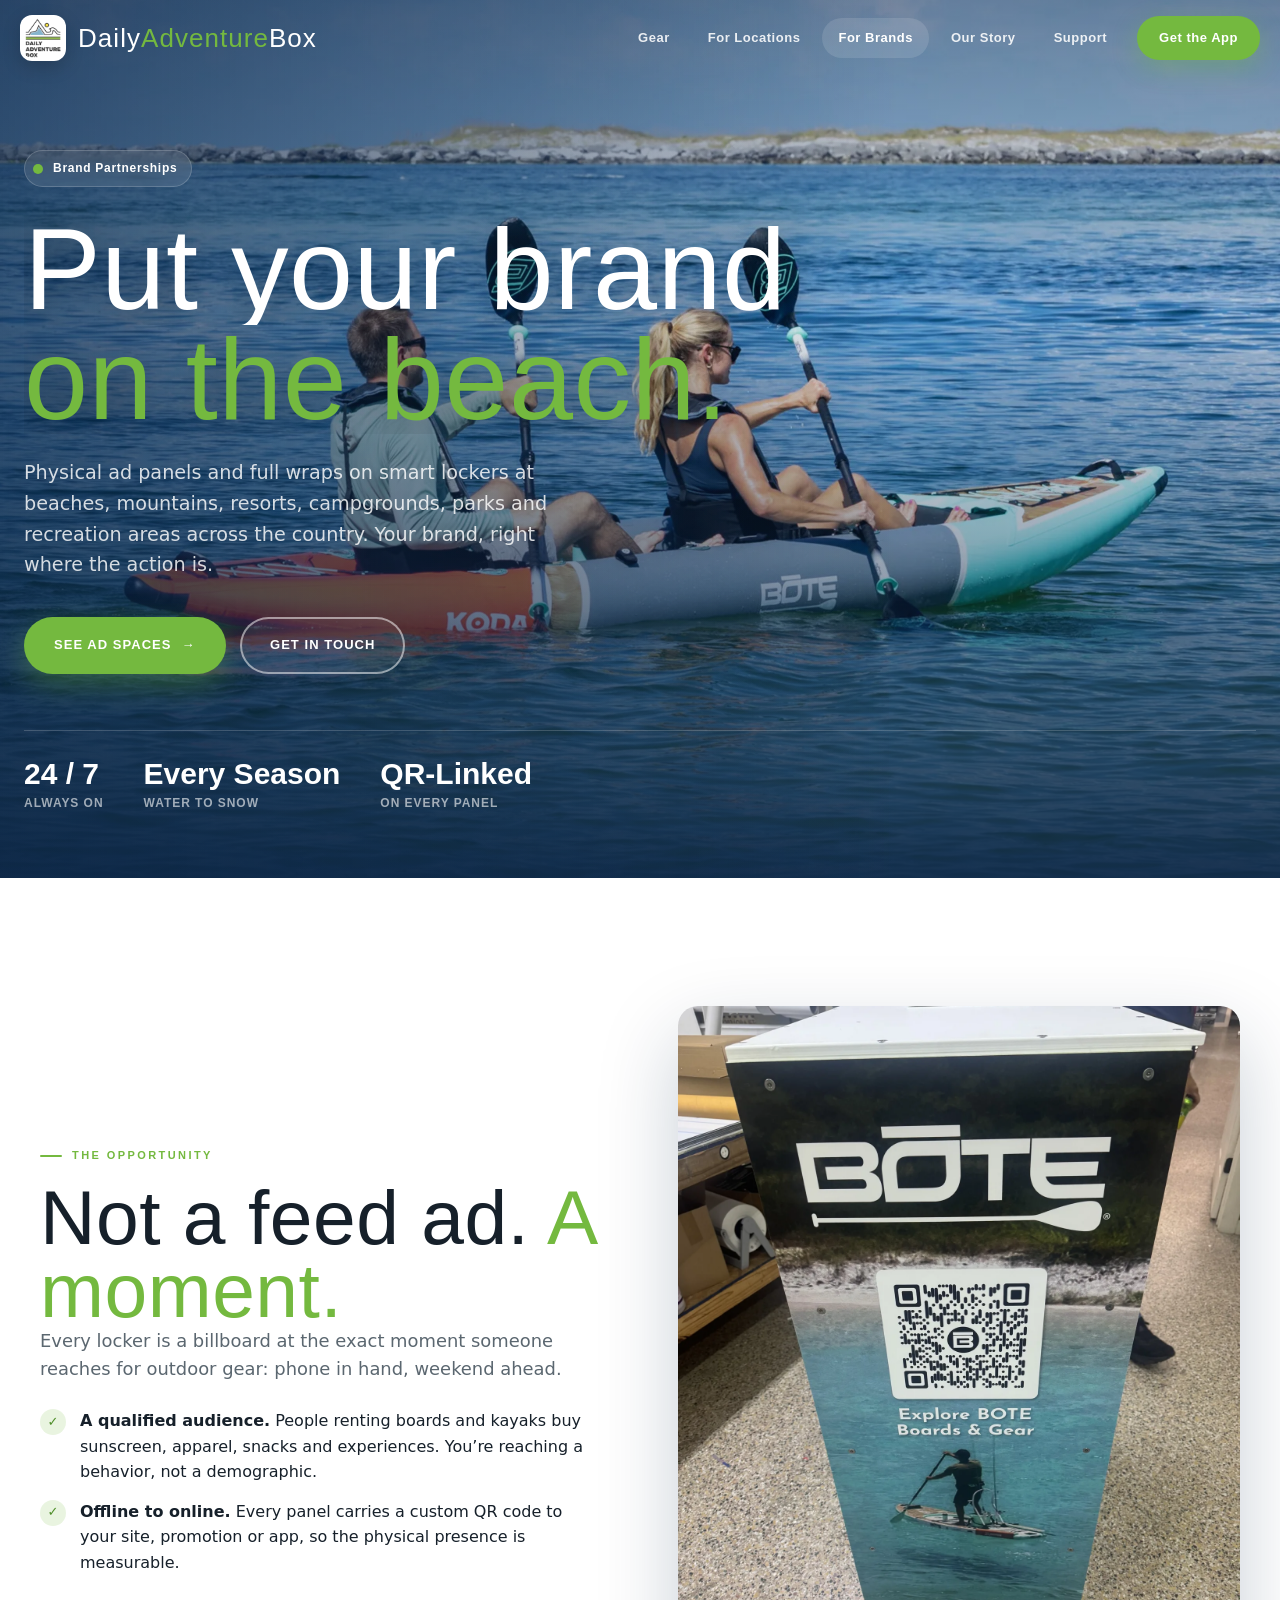
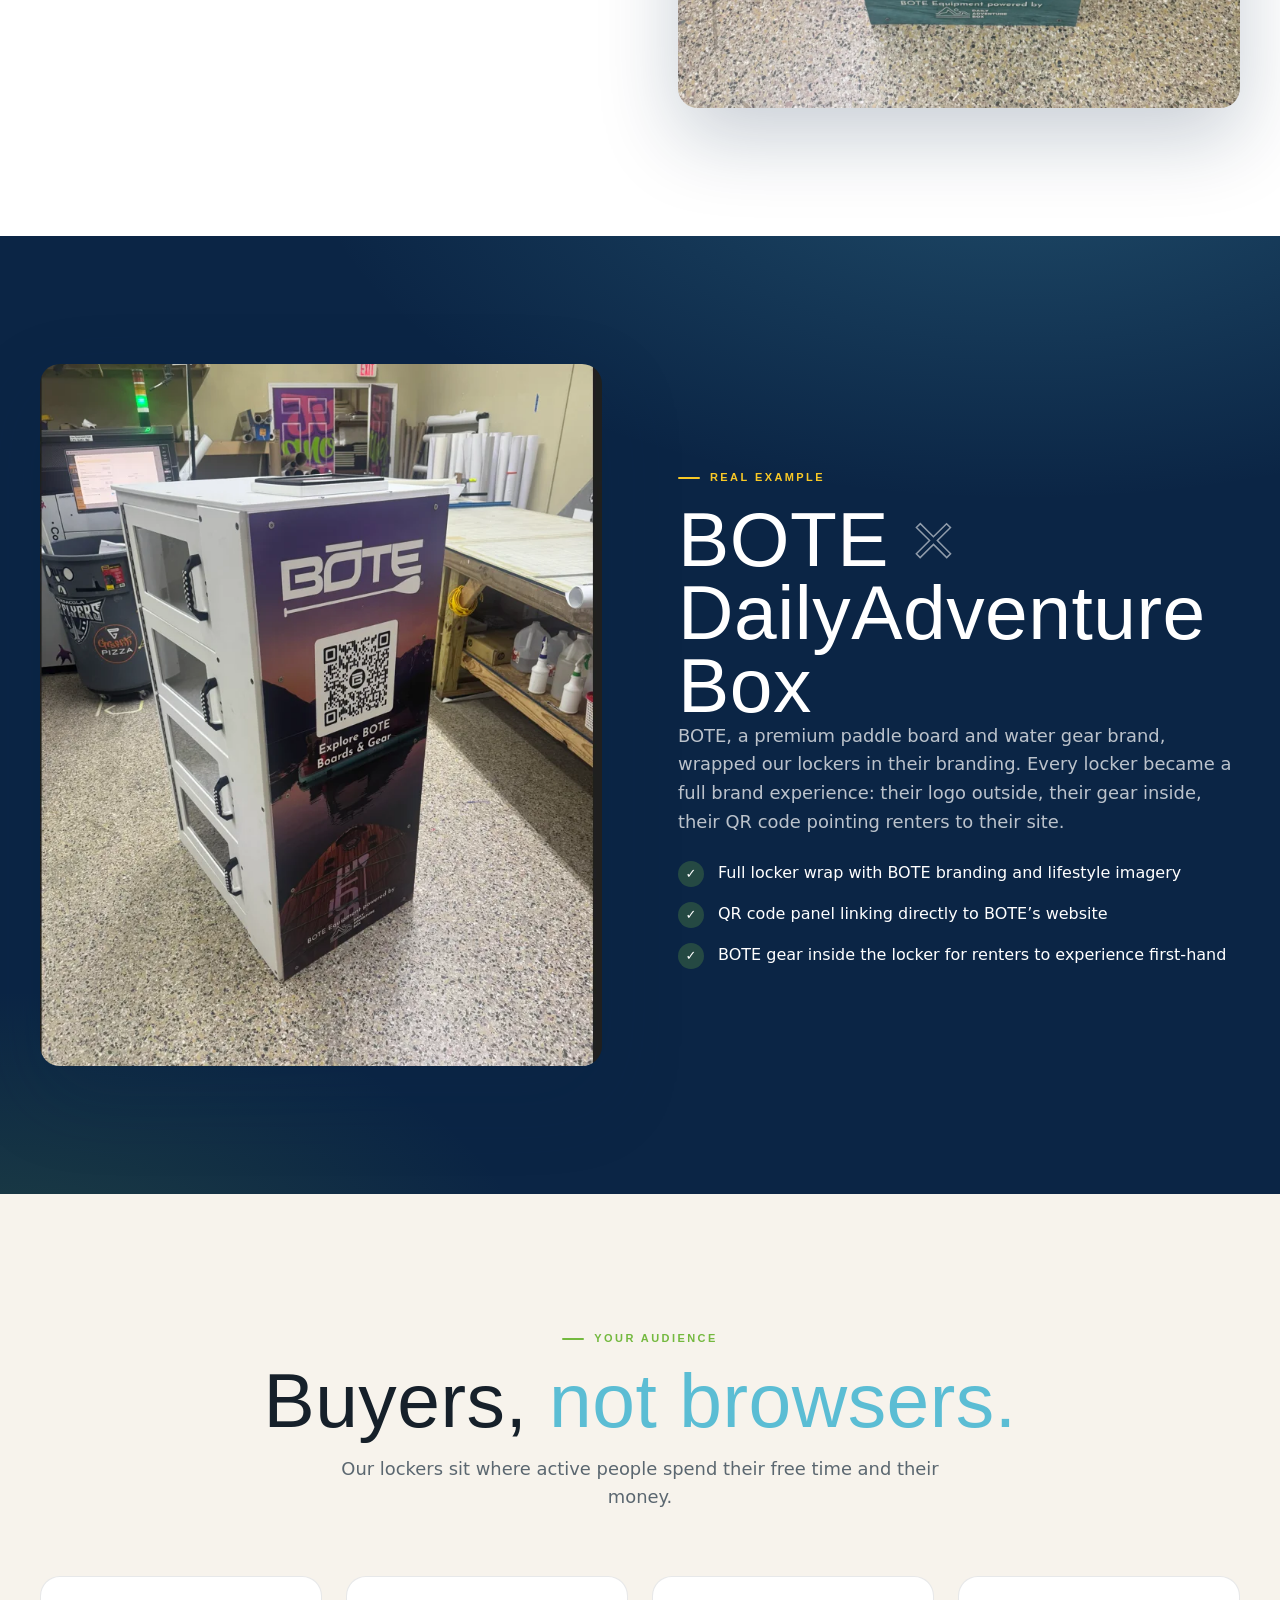
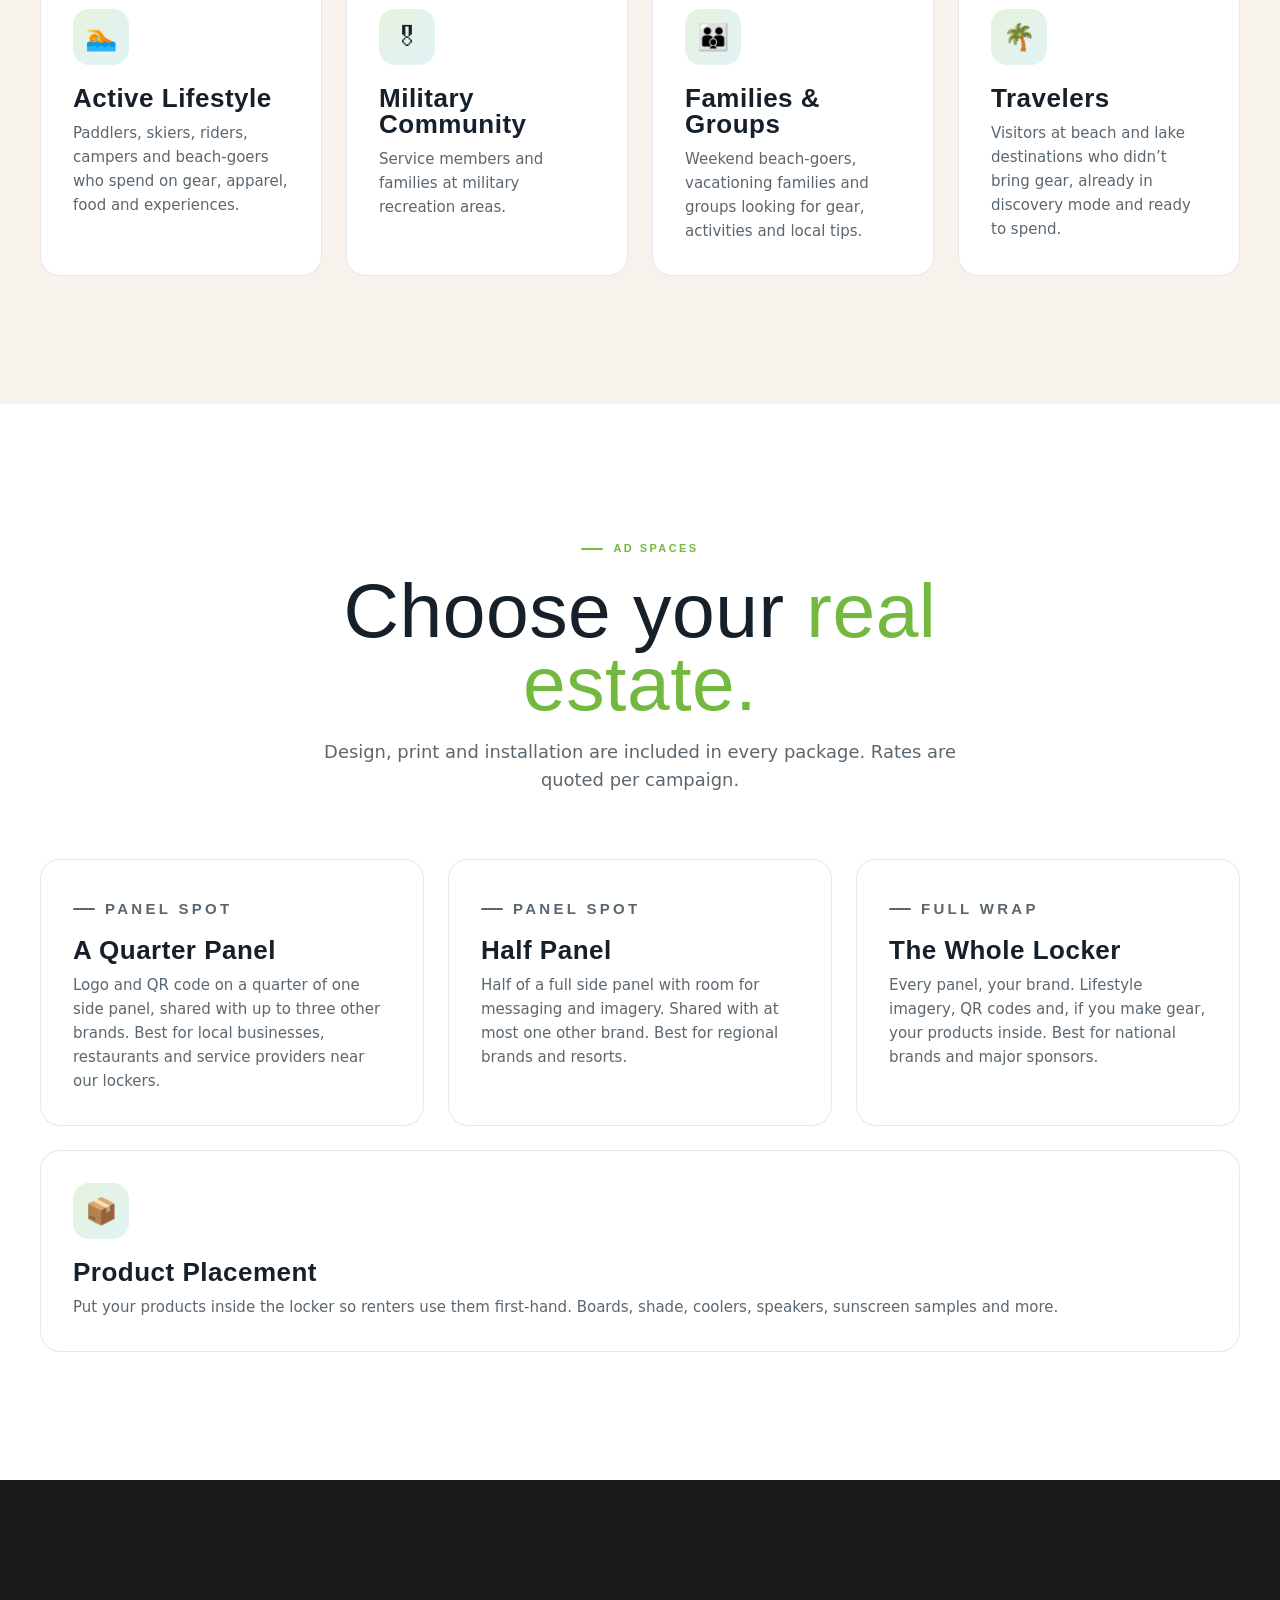
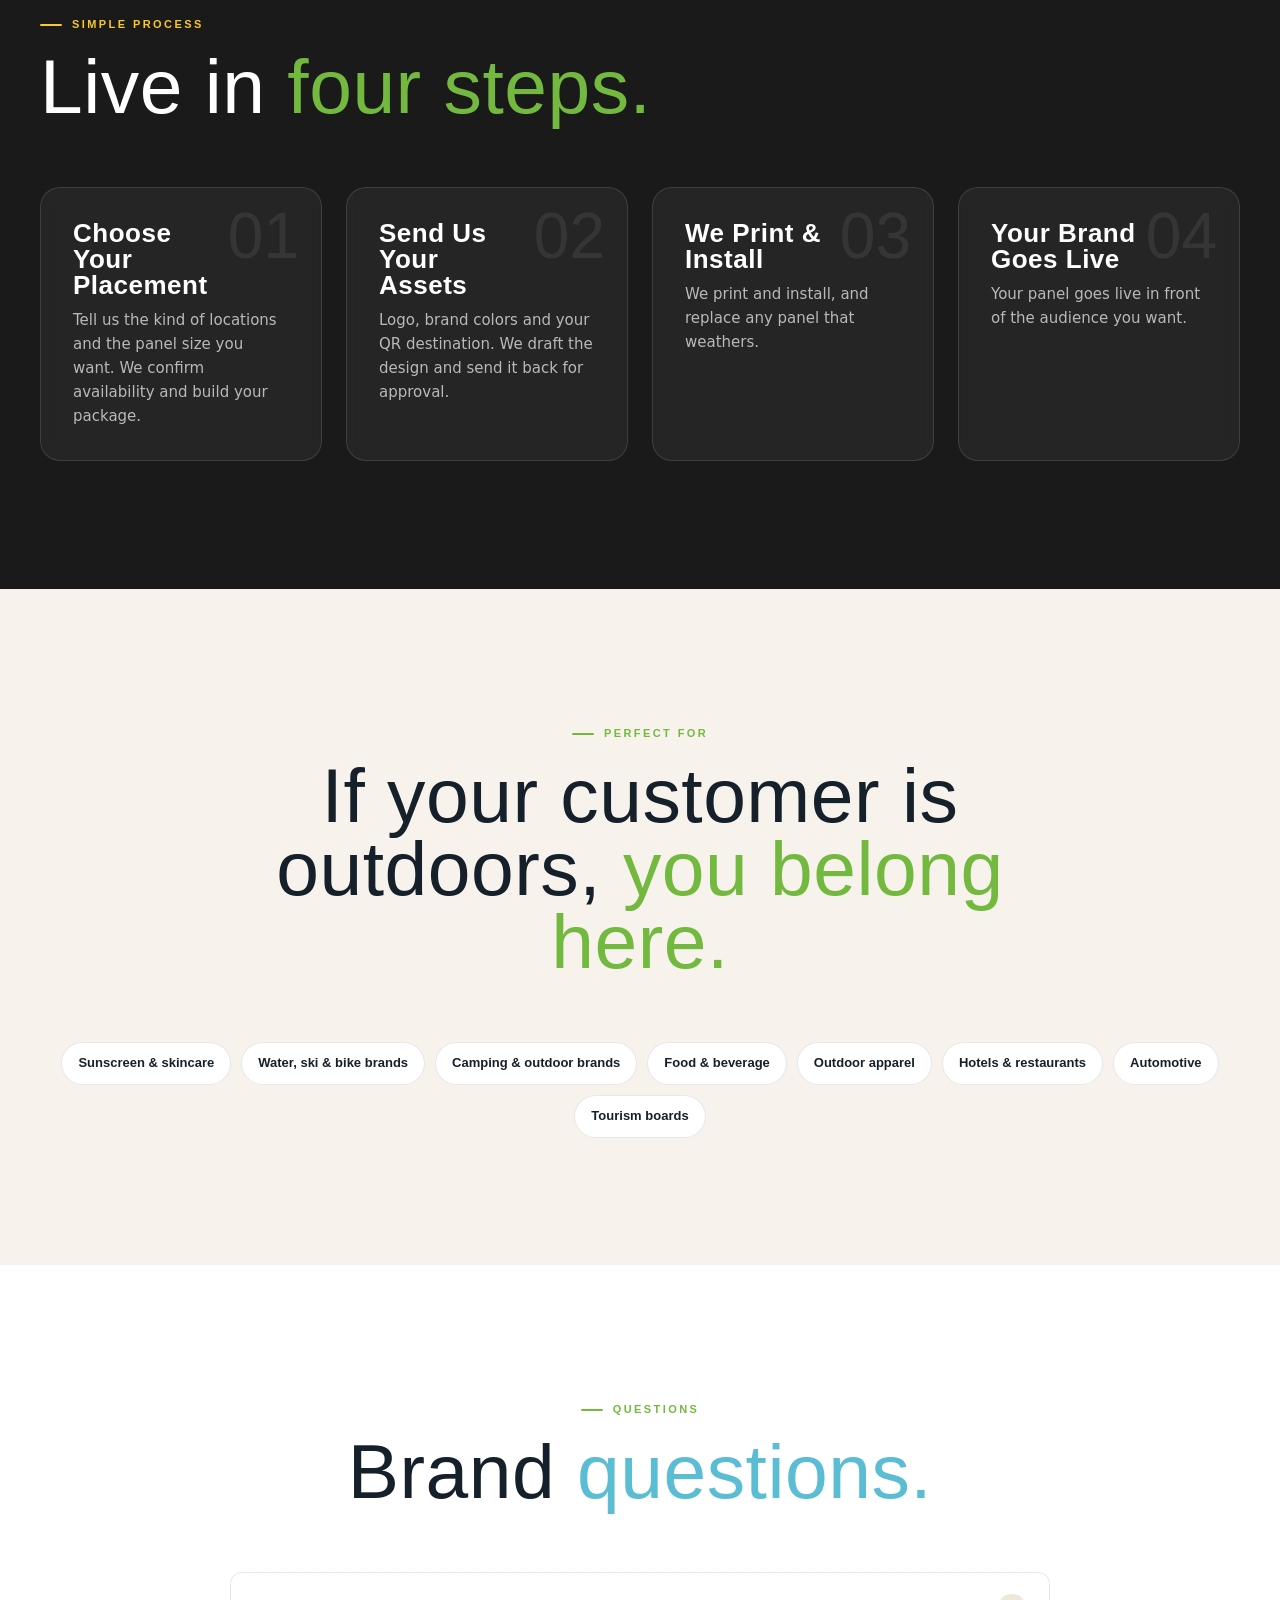
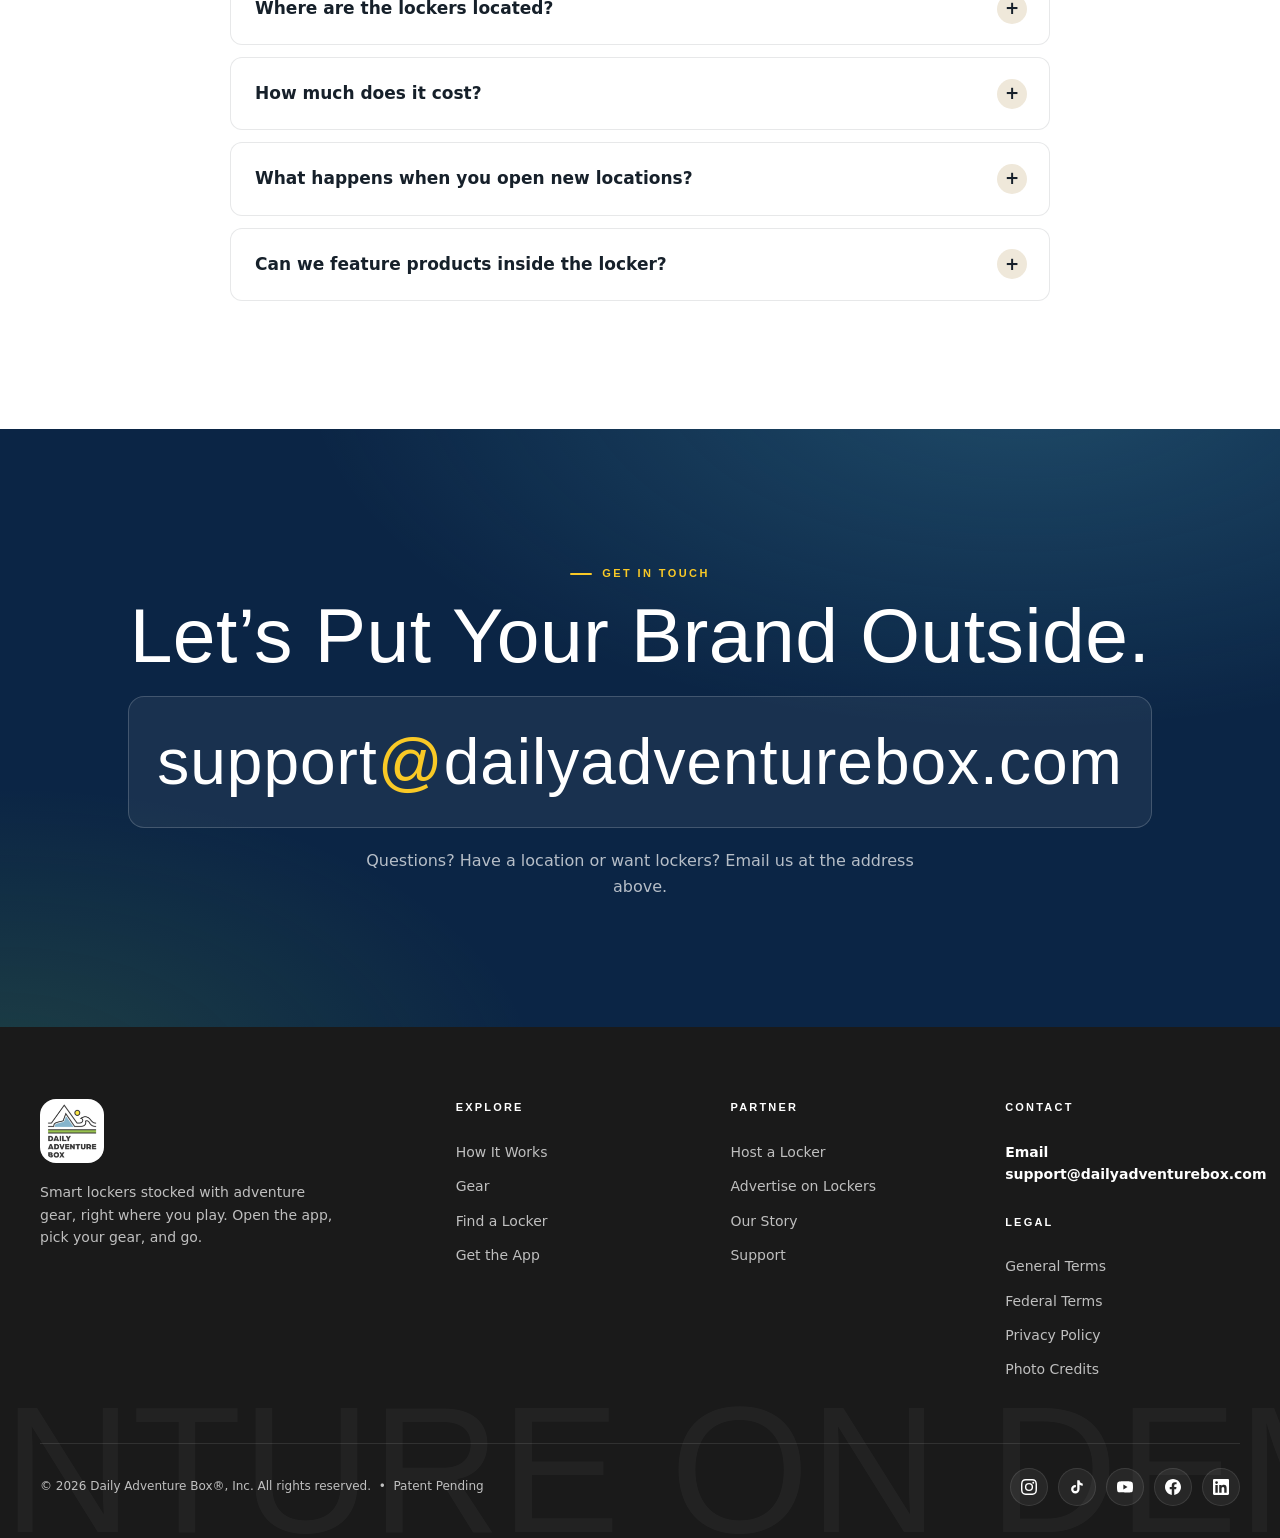
<file: ad-opportunities.html>
<!DOCTYPE html>
<html lang="en">
<head>
<meta charset="UTF-8">
<meta name="viewport" content="width=device-width, initial-scale=1.0">
<meta http-equiv="Content-Security-Policy" content="default-src 'self'; script-src 'self' 'unsafe-inline'; style-src 'self' 'unsafe-inline' https://fonts.googleapis.com; font-src https://fonts.gstatic.com data:; img-src 'self' data: https:; connect-src 'self'; frame-src https://www.youtube.com https://www.youtube-nocookie.com; media-src 'self' https:;">
<title>Advertise on Lockers — DailyAdventureBox for Brands</title>
<meta name="description" content="Put your brand on DailyAdventureBox smart lockers at beaches, resorts, parks and recreation areas across the country. Ad panels, full wraps and product placement where active people reach for outdoor gear.">
<meta property="og:title" content="Advertise on Lockers — DailyAdventureBox for Brands">
<meta property="og:description" content="Put your brand on DailyAdventureBox smart lockers at beaches, resorts, parks and recreation areas across the country. Ad panels, full wraps and product placement where active people reach for outdoor gear.">
<meta property="og:type" content="website">
<meta property="og:image" content="https://dailyadventurebox-owner.github.io/Main-Website/media/kayak-koda-140-md.webp">
<link rel="icon" type="image/png" href="media/dab-logo.png">
<link rel="apple-touch-icon" href="media/dab-logo.png">
<link rel="preconnect" href="https://fonts.googleapis.com">
<link rel="preconnect" href="https://fonts.gstatic.com" crossorigin>
<link href="https://fonts.googleapis.com/css2?family=Bebas+Neue&family=Inter:wght@400;500;600;700&family=Montserrat:wght@600;700;800&display=swap" rel="stylesheet">
<link rel="stylesheet" href="assets/site.css">
<script type="application/ld+json">
{"@context":"https://schema.org","@type":"Organization","name":"Daily Adventure Box","alternateName":"DailyAdventureBox","url":"https://www.dailyadventurebox.com","logo":"https://www.dailyadventurebox.com/img/dab-logo.png","description":"Smart lockers stocked with adventure gear, right where people play. Open the app, pick your gear, and the locker unlocks from your phone.","foundingDate":"2021-07-16","founder":{"@type":"Person","name":"Shay Putnam"},"areaServed":"US","email":"support@dailyadventurebox.com"}
</script>
</head>
<body>
<header class="nav" id="nav">
  <div class="nav-inner">
    <a class="nav-logo" href="index.html" aria-label="DailyAdventureBox home"><img src="media/dab-logo.png" alt=""><span class="nav-word">Daily<b>Adventure</b>Box</span></a>
    <nav>
      <ul class="nav-links">
        <li><a href="gear.html">Gear</a></li>
        <li><a href="locations.html">For Locations</a></li>
        <li><a href="ad-opportunities.html">For Brands</a></li>
        <li><a href="story.html">Our Story</a></li>
        <li><a href="https://www.dailyadventurebox.com/support" target="_top">Support</a></li>
        <li><a class="nav-cta" href="https://www.dailyadventurebox.com/download-app" target="_top">Get the App</a></li>
      </ul>
    </nav>
    <button class="nav-burger" id="navBurger" aria-label="Open menu"><span></span><span></span><span></span></button>
  </div>
</header>
<div class="nav-mobile" id="navMobile">
  <a href="index.html">Home</a>
  <a href="gear.html">Gear</a>
  <a href="locations.html">For Locations</a>
  <a href="ad-opportunities.html">For Brands</a>
  <a href="story.html">Our Story</a>
  <a href="https://www.dailyadventurebox.com/download-app" target="_top" style="color:var(--green)">Get the App</a>
  <div class="nav-mobile-foot">Questions? Email <strong>support@dailyadventurebox.com</strong></div>
</div>
<main>
<section class="page-hero">
  <div class="hero-media"><img class="kb" src="media/kayak-koda-140.webp" alt="" style="object-position:50% 55%"></div>
  <div class="hero-shade"></div>
  <div class="hero-content">
    <div class="hero-kicker"><span class="dot"></span> Brand Partnerships</div>
    <h1 class="display display-xl"><span class="line"><span>Put your brand</span></span><span class="line"><span class="accent">on the beach.</span></span></h1>
    <p class="lede">Physical ad panels and full wraps on smart lockers at beaches, mountains, resorts, campgrounds, parks and recreation areas across the country. Your brand, right where the action is.</p>
    <div class="btn-row"><a class="btn btn-green" href="#spaces">See Ad Spaces <span class="arrow">&rarr;</span></a><a class="btn btn-outline" href="#contact">Get in Touch</a></div>
    <div class="hero-stats">
      <div class="hero-stat"><strong>24 / 7</strong><span>always on</span></div>
      <div class="hero-stat"><strong>Every Season</strong><span>water to snow</span></div>
      <div class="hero-stat"><strong>QR-Linked</strong><span>on every panel</span></div>
    </div>
  </div>
</section>

<!-- WHY -->
<section class="section" id="why">
  <div class="container">
    <div class="feature-row">
      <div data-reveal="left">
        <p class="eyebrow">The Opportunity</p>
        <h2 class="display display-lg">Not a feed ad. <span class="accent">A moment.</span></h2>
        <p class="lede">Every locker is a billboard at the exact moment someone reaches for outdoor gear: phone in hand, weekend ahead.</p>
        <ul class="check-list">
          <li><div><strong>A qualified audience.</strong> People renting boards and kayaks buy sunscreen, apparel, snacks and experiences. You’re reaching a behavior, not a demographic.</div></li>
          <li><div><strong>Offline to online.</strong> Every panel carries a custom QR code to your site, promotion or app, so the physical presence is measurable.</div></li>
        </ul>
      </div>
      <div data-reveal="right"><div class="feature-media"><img src="media/bote-ad-example-2.webp" alt="Branded ad panel on a DailyAdventureBox locker"></div></div>
    </div>
  </div>
</section>

<!-- CASE STUDY -->
<section class="section bg-ocean dark" id="bote">
  <div class="container">
    <div class="feature-row flip">
      <div data-reveal="right">
        <p class="eyebrow">Real Example</p>
        <h2 class="display display-lg">BOTE <span class="outline-text">&times;</span> DailyAdventureBox</h2>
        <p class="lede">BOTE, a premium paddle board and water gear brand, wrapped our lockers in their branding. Every locker became a full brand experience: their logo outside, their gear inside, their QR code pointing renters to their site.</p>
        <ul class="check-list">
          <li><div>Full locker wrap with BOTE branding and lifestyle imagery</div></li>
          <li><div>QR code panel linking directly to BOTE’s website</div></li>
          <li><div>BOTE gear inside the locker for renters to experience first-hand</div></li>
        </ul>
      </div>
      <div data-reveal="left"><div class="feature-media"><img src="media/bote-wrapped-locker.webp" alt="DailyAdventureBox locker fully wrapped in BOTE branding"></div></div>
    </div>
  </div>
</section>

<!-- AUDIENCE -->
<section class="section bg-sand" id="audience">
  <div class="container">
    <div class="section-head center" data-reveal>
      <p class="eyebrow">Your Audience</p>
      <h2 class="display display-lg">Buyers, <span class="accent-sky">not browsers.</span></h2>
      <p class="lede">Our lockers sit where active people spend their free time and their money.</p>
    </div>
    <div class="grid grid-4" data-stagger>
      <div class="card card-glow"><div class="icon">&#127946;</div><h3>Active Lifestyle</h3><p>Paddlers, skiers, riders, campers and beach-goers who spend on gear, apparel, food and experiences.</p></div>
      <div class="card card-glow"><div class="icon">&#127894;</div><h3>Military Community</h3><p>Service members and families at military recreation areas.</p></div>
      <div class="card card-glow"><div class="icon">&#128106;</div><h3>Families &amp; Groups</h3><p>Weekend beach-goers, vacationing families and groups looking for gear, activities and local tips.</p></div>
      <div class="card card-glow"><div class="icon">&#127796;</div><h3>Travelers</h3><p>Visitors at beach and lake destinations who didn’t bring gear, already in discovery mode and ready to spend.</p></div>
    </div>
  </div>
</section>

<!-- SPACES -->
<section class="section" id="spaces">
  <div class="container">
    <div class="section-head center" data-reveal>
      <p class="eyebrow">Ad Spaces</p>
      <h2 class="display display-lg">Choose your <span class="accent">real estate.</span></h2>
      <p class="lede">Design, print and installation are included in every package. Rates are quoted per campaign.</p>
    </div>
    <div class="grid grid-3" data-stagger>
      <div class="card"><p class="eyebrow">Panel Spot</p><h3>A Quarter Panel</h3><p>Logo and QR code on a quarter of one side panel, shared with up to three other brands. Best for local businesses, restaurants and service providers near our lockers.</p></div>
      <div class="card"><p class="eyebrow">Panel Spot</p><h3>Half Panel</h3><p>Half of a full side panel with room for messaging and imagery. Shared with at most one other brand. Best for regional brands and resorts.</p></div>
      <div class="card"><p class="eyebrow">Full Wrap</p><h3>The Whole Locker</h3><p>Every panel, your brand. Lifestyle imagery, QR codes and, if you make gear, your products inside. Best for national brands and major sponsors.</p></div>
    </div>
    <div style="margin-top:24px" data-stagger>
      <div class="card"><div class="icon">&#128230;</div><h3>Product Placement</h3><p>Put your products inside the locker so renters use them first-hand. Boards, shade, coolers, speakers, sunscreen samples and more.</p></div>
    </div>
  </div>
</section>

<!-- PROCESS -->
<section class="section bg-charcoal dark" id="process">
  <div class="container">
    <div class="section-head" data-reveal>
      <p class="eyebrow">Simple Process</p>
      <h2 class="display display-lg">Live in <span class="accent">four steps.</span></h2>
    </div>
    <div class="grid grid-4" data-stagger>
      <div class="card card-dark" style="position:relative"><span class="kicker-num">01</span><h3>Choose Your Placement</h3><p>Tell us the kind of locations and the panel size you want. We confirm availability and build your package.</p></div>
      <div class="card card-dark" style="position:relative"><span class="kicker-num">02</span><h3>Send Us Your Assets</h3><p>Logo, brand colors and your QR destination. We draft the design and send it back for approval.</p></div>
      <div class="card card-dark" style="position:relative"><span class="kicker-num">03</span><h3>We Print &amp; Install</h3><p>We print and install, and replace any panel that weathers.</p></div>
      <div class="card card-dark" style="position:relative"><span class="kicker-num">04</span><h3>Your Brand Goes Live</h3><p>Your panel goes live in front of the audience you want.</p></div>
    </div>
  </div>
</section>

<!-- BRAND TYPES -->
<section class="section bg-sand" id="fit">
  <div class="container">
    <div class="section-head center" data-reveal>
      <p class="eyebrow">Perfect For</p>
      <h2 class="display display-lg">If your customer is outdoors, <span class="accent">you belong here.</span></h2>
    </div>
    <div class="chips" style="justify-content:center" data-reveal>
      <span class="chip">Sunscreen &amp; skincare</span><span class="chip">Water, ski &amp; bike brands</span><span class="chip">Camping &amp; outdoor brands</span><span class="chip">Food &amp; beverage</span><span class="chip">Outdoor apparel</span><span class="chip">Hotels &amp; restaurants</span><span class="chip">Automotive</span><span class="chip">Tourism boards</span>
    </div>
  </div>
</section>

<!-- FAQ -->
<section class="section" id="faq">
  <div class="container">
    <div class="section-head center" data-reveal><p class="eyebrow">Questions</p><h2 class="display display-lg">Brand <span class="accent-sky">questions.</span></h2></div>
    <div class="faq" data-reveal>
      <details><summary>Where are the lockers located?</summary><div class="answer">We’re expanding across the nation. Some locker locations are shown in the DAB app; others sit on private properties and are not shown in the app. Email us and we’ll walk you through the placements that fit your campaign.</div></details>
      <details><summary>How much does it cost?</summary><div class="answer">Rates are quoted per campaign, based on the kind of locations, panel size and term. Email us and we’ll put a package together. No commitment needed to get numbers.</div></details>
      <details><summary>What happens when you open new locations?</summary><div class="answer">Current partners get the first look at new placements as the network grows.</div></details>
      <details><summary>Can we feature products inside the locker?</summary><div class="answer">Yes. Product placement puts your gear in renters’ hands at the moment of use. It pairs well with a wrap or panel outside.</div></details>
    </div>
  </div>
</section>

<section class="section bg-ocean dark" id="contact">
  <div class="container contact-block" data-reveal>
    <p class="eyebrow" style="justify-content:center">Get in Touch</p>
    <h2 class="display display-lg">Let’s Put Your Brand Outside.</h2>
    <div class="email-big">support<span class="at">@</span>dailyadventurebox.com</div>
    <p class="contact-note">Questions? Have a location or want lockers? Email us at the address above.</p>
  </div>
</section>

</main>
<footer class="footer">
  <div class="footer-big" aria-hidden="true">ADVENTURE ON DEMAND</div>
  <div class="container" style="position:relative;z-index:1">
    <div class="footer-grid">
      <div class="footer-brand">
        <img src="media/dab-logo.png" alt="DailyAdventureBox">
        <p>Smart lockers stocked with adventure gear, right where you play. Open the app, pick your gear, and go.</p>
      </div>
      <div class="footer-col">
        <h4>Explore</h4>
        <a href="index.html#how">How It Works</a>
        <a href="gear.html">Gear</a>
        <a href="index.html#where">Find a Locker</a>
        <a href="https://www.dailyadventurebox.com/download-app" target="_top">Get the App</a>
      </div>
      <div class="footer-col">
        <h4>Partner</h4>
        <a href="locations.html">Host a Locker</a>
        <a href="ad-opportunities.html">Advertise on Lockers</a>
        <a href="story.html">Our Story</a>
        <a href="https://www.dailyadventurebox.com/support" target="_top">Support</a>
      </div>
      <div class="footer-col">
        <h4>Contact</h4>
        <span class="plain" style="display:block;font-size:14px;padding:6px 0;">Email support@dailyadventurebox.com</span>
        <h4 style="margin-top:22px">Legal</h4>
        <a href="https://www.dailyadventurebox.com/general-terms-and-conditions" target="_top">General Terms</a>
        <a href="https://www.dailyadventurebox.com/federal-terms-and-conditions" target="_top">Federal Terms</a>
        <a href="https://www.dailyadventurebox.com/privacy-policy" target="_top">Privacy Policy</a>
        <a href="credits.html">Photo Credits</a>
      </div>
    </div>
    <div class="footer-bottom">
      <span>&copy; <span data-year>2026</span> Daily Adventure Box&#174;, Inc. All rights reserved. &nbsp;&bull;&nbsp; Patent Pending</span>
      <div class="footer-socials">
        <a href="https://www.instagram.com/dailyadventurebox" target="_blank" rel="noopener noreferrer" title="Instagram"><svg viewBox="0 0 24 24"><path d="M12 2.163c3.204 0 3.584.012 4.85.07 3.252.148 4.771 1.691 4.919 4.919.058 1.265.069 1.645.069 4.849 0 3.205-.012 3.584-.069 4.849-.149 3.225-1.664 4.771-4.919 4.919-1.266.058-1.644.07-4.85.07-3.204 0-3.584-.012-4.849-.07-3.26-.149-4.771-1.699-4.919-4.92-.058-1.265-.07-1.644-.07-4.849 0-3.204.013-3.583.07-4.849.149-3.227 1.664-4.771 4.919-4.919 1.266-.057 1.645-.069 4.849-.069zM12 0C8.741 0 8.333.014 7.053.072 2.695.272.273 2.69.073 7.052.014 8.333 0 8.741 0 12c0 3.259.014 3.668.072 4.948.2 4.358 2.618 6.78 6.98 6.98C8.333 23.986 8.741 24 12 24c3.259 0 3.668-.014 4.948-.072 4.354-.2 6.782-2.618 6.979-6.98.059-1.28.073-1.689.073-4.948 0-3.259-.014-3.667-.072-4.947-.196-4.354-2.617-6.78-6.979-6.98C15.668.014 15.259 0 12 0zm0 5.838a6.162 6.162 0 100 12.324 6.162 6.162 0 000-12.324zM12 16a4 4 0 110-8 4 4 0 010 8zm6.406-11.845a1.44 1.44 0 100 2.881 1.44 1.44 0 000-2.881z"/></svg></a>
        <a href="https://www.tiktok.com/@dailyadventurebox" target="_blank" rel="noopener noreferrer" title="TikTok"><svg viewBox="0 0 24 24"><path d="M19.59 6.69a4.83 4.83 0 01-3.77-4.25V2h-3.45v13.67a2.89 2.89 0 01-2.88 2.5 2.89 2.89 0 01-2.89-2.89 2.89 2.89 0 012.89-2.89c.28 0 .54.04.79.1V9.01a6.27 6.27 0 00-.79-.05 6.34 6.34 0 00-6.34 6.34 6.34 6.34 0 006.34 6.34 6.34 6.34 0 006.34-6.34V8.75a8.18 8.18 0 004.76 1.52V6.84a4.84 4.84 0 01-1-.15z"/></svg></a>
        <a href="https://www.youtube.com/@DailyAdventureBox" target="_blank" rel="noopener noreferrer" title="YouTube"><svg viewBox="0 0 24 24"><path d="M23.498 6.186a3.016 3.016 0 00-2.122-2.136C19.505 3.545 12 3.545 12 3.545s-7.505 0-9.377.505A3.017 3.017 0 00.502 6.186C0 8.07 0 12 0 12s0 3.93.502 5.814a3.016 3.016 0 002.122 2.136c1.871.505 9.376.505 9.376.505s7.505 0 9.377-.505a3.015 3.015 0 002.122-2.136C24 15.93 24 12 24 12s0-3.93-.502-5.814zM9.545 15.568V8.432L15.818 12l-6.273 3.568z"/></svg></a>
        <a href="https://www.facebook.com/DailyAdventureBox" target="_blank" rel="noopener noreferrer" title="Facebook"><svg viewBox="0 0 24 24"><path d="M24 12.073c0-6.627-5.373-12-12-12s-12 5.373-12 12c0 5.99 4.388 10.954 10.125 11.854v-8.385H7.078v-3.47h3.047V9.43c0-3.007 1.792-4.669 4.533-4.669 1.312 0 2.686.235 2.686.235v2.953H15.83c-1.491 0-1.956.925-1.956 1.874v2.25h3.328l-.532 3.47h-2.796v8.385C19.612 23.027 24 18.062 24 12.073z"/></svg></a>
        <a href="https://www.linkedin.com/company/dailyadventurebox" target="_blank" rel="noopener noreferrer" title="LinkedIn"><svg viewBox="0 0 24 24"><path d="M20.447 20.452h-3.554v-5.569c0-1.328-.027-3.037-1.852-3.037-1.853 0-2.136 1.445-2.136 2.939v5.667H9.351V9h3.414v1.561h.046c.477-.9 1.637-1.85 3.37-1.85 3.601 0 4.267 2.37 4.267 5.455v6.286zM5.337 7.433a2.062 2.062 0 01-2.063-2.065 2.064 2.064 0 112.063 2.065zm1.782 13.019H3.555V9h3.564v11.452zM22.225 0H1.771C.792 0 0 .774 0 1.729v20.542C0 23.227.792 24 1.771 24h20.451C23.2 24 24 23.227 24 22.271V1.729C24 .774 23.2 0 22.222 0h.003z"/></svg></a>
      </div>
    </div>
  </div>
</footer>
<script src="assets/site.js"></script>
</body>
</html>
</file>
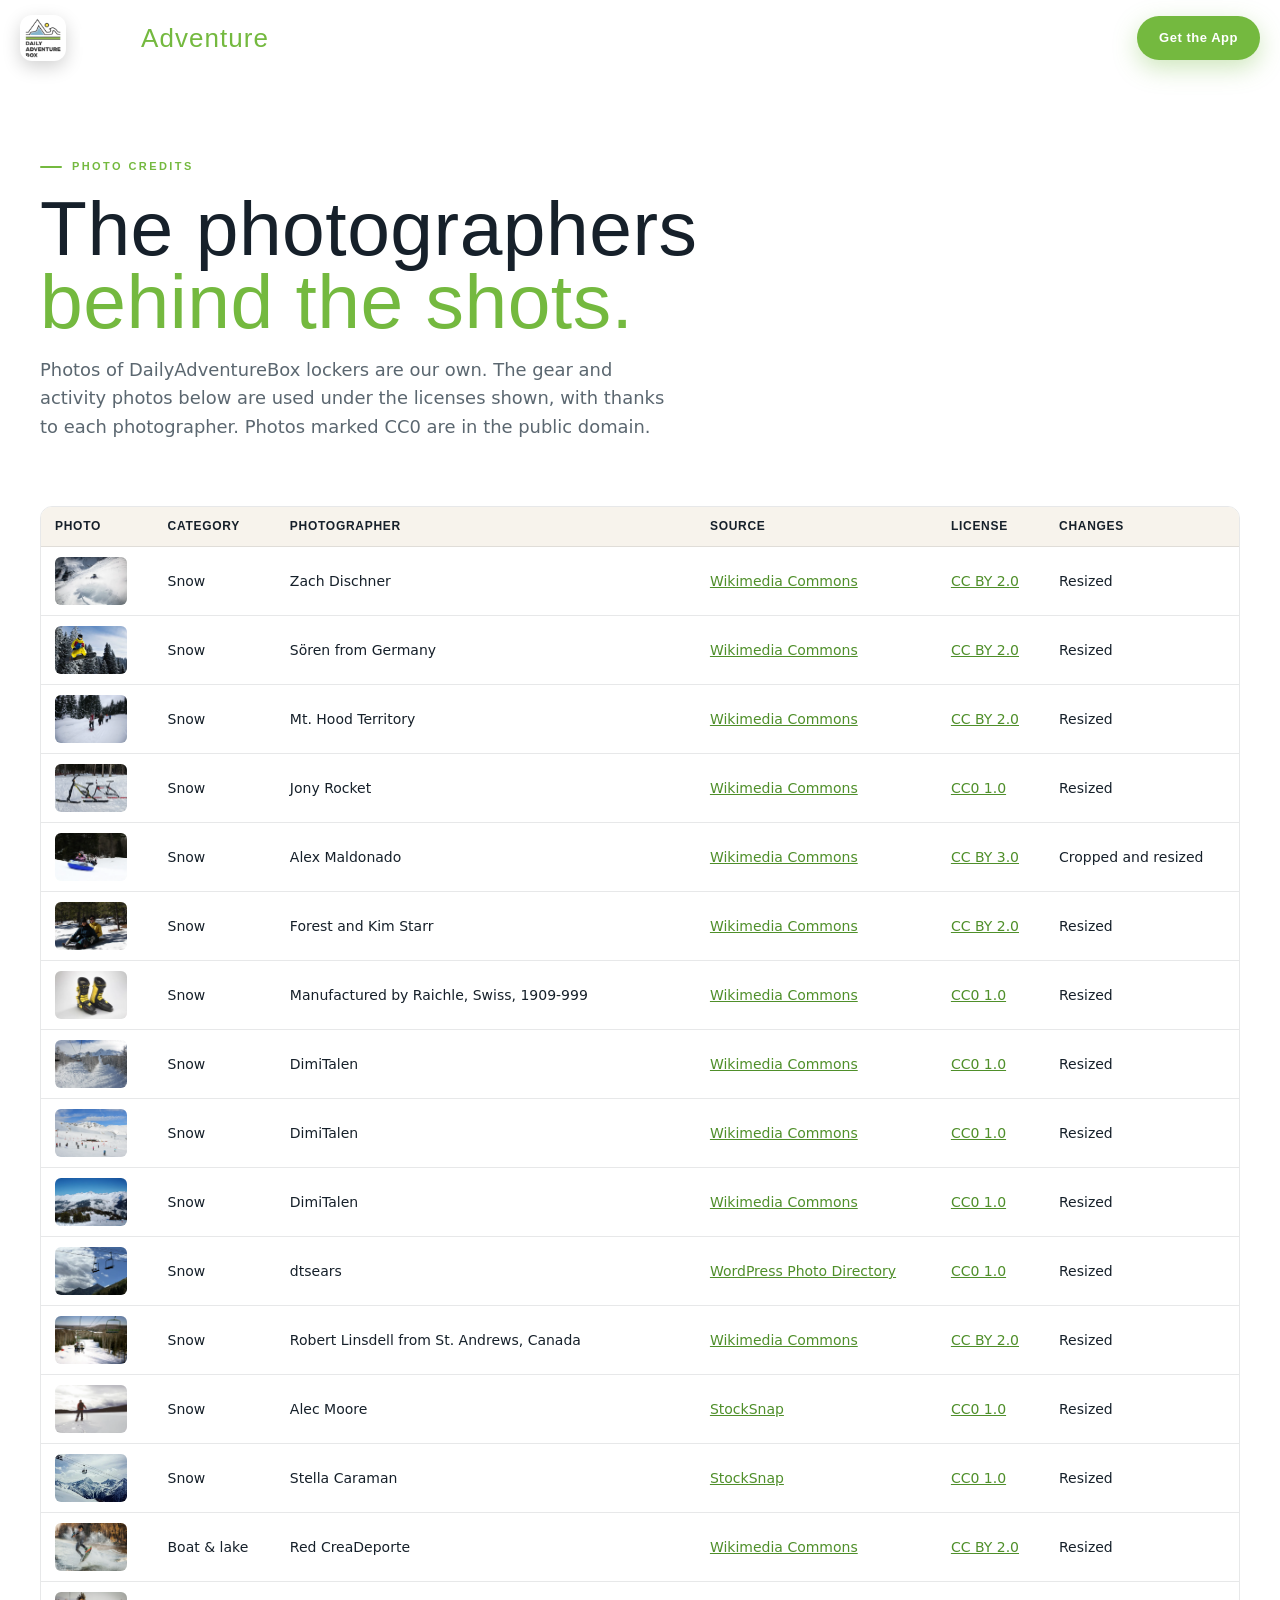
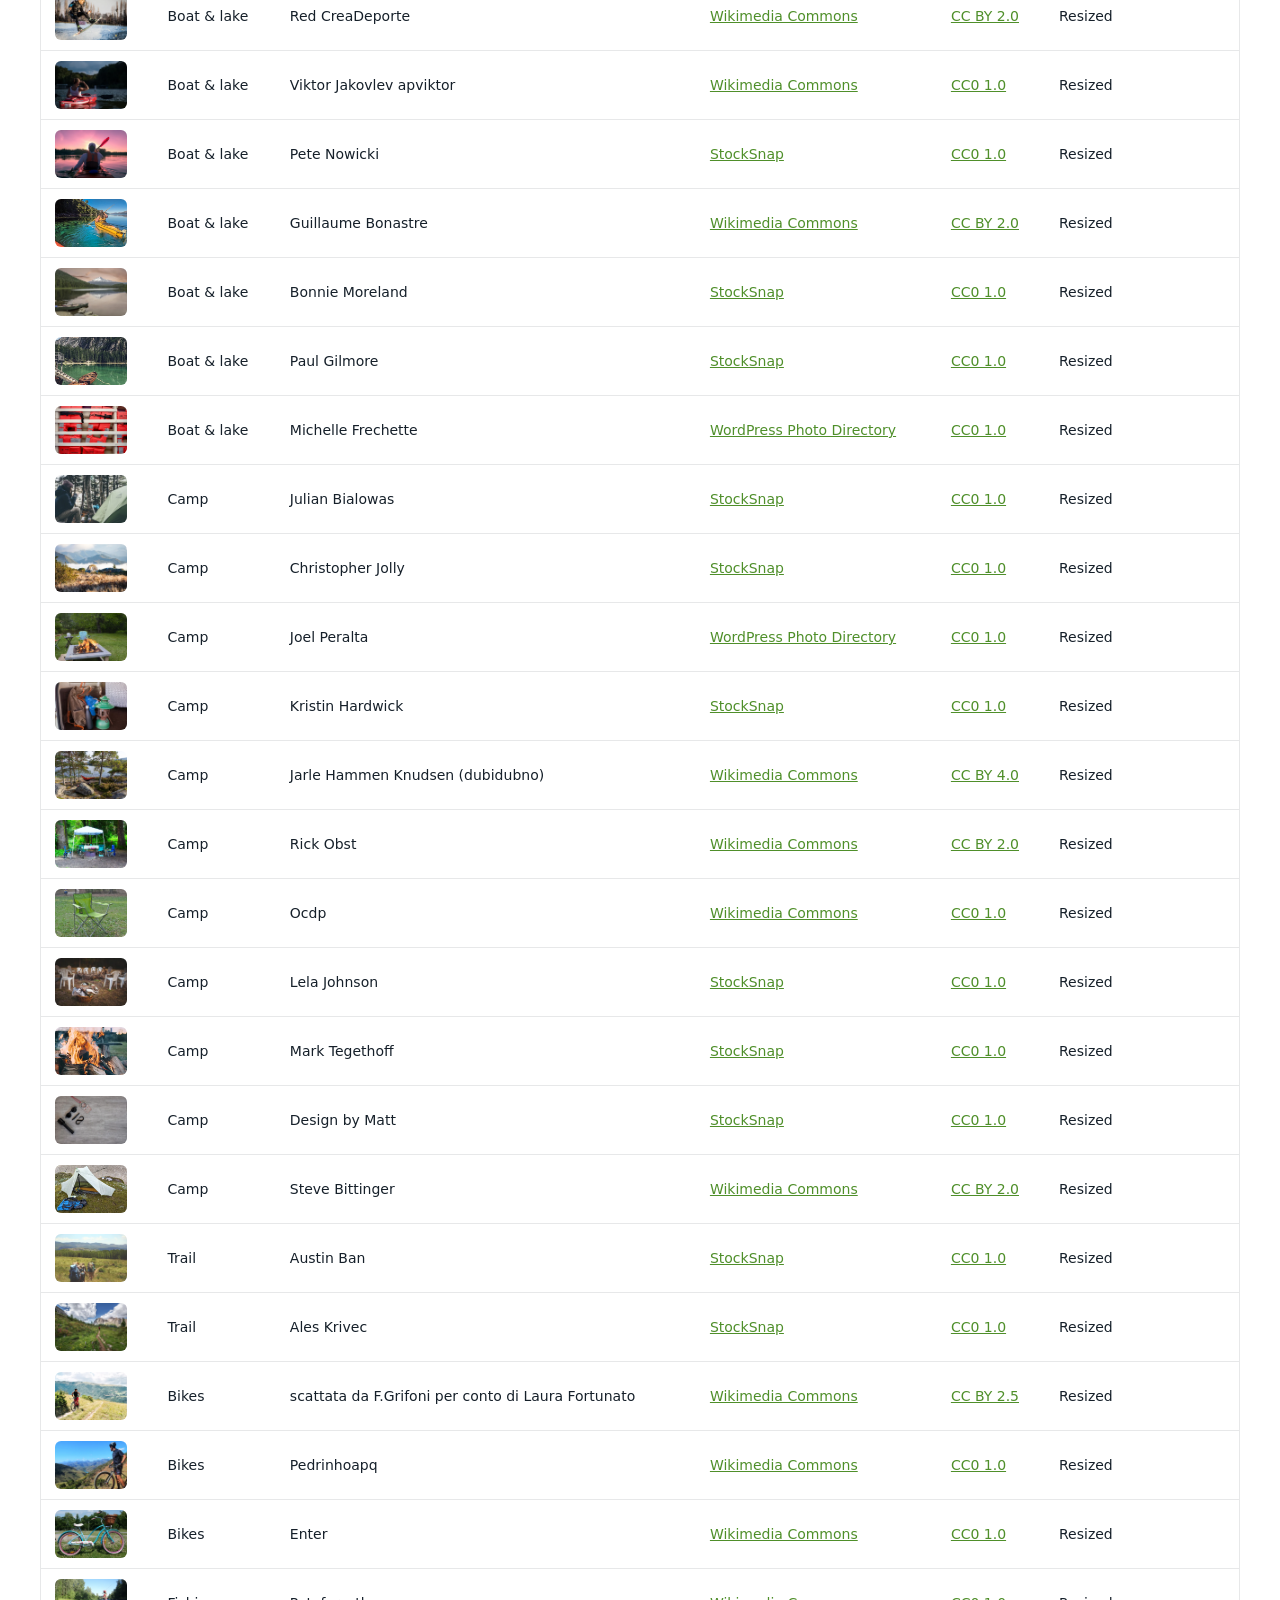
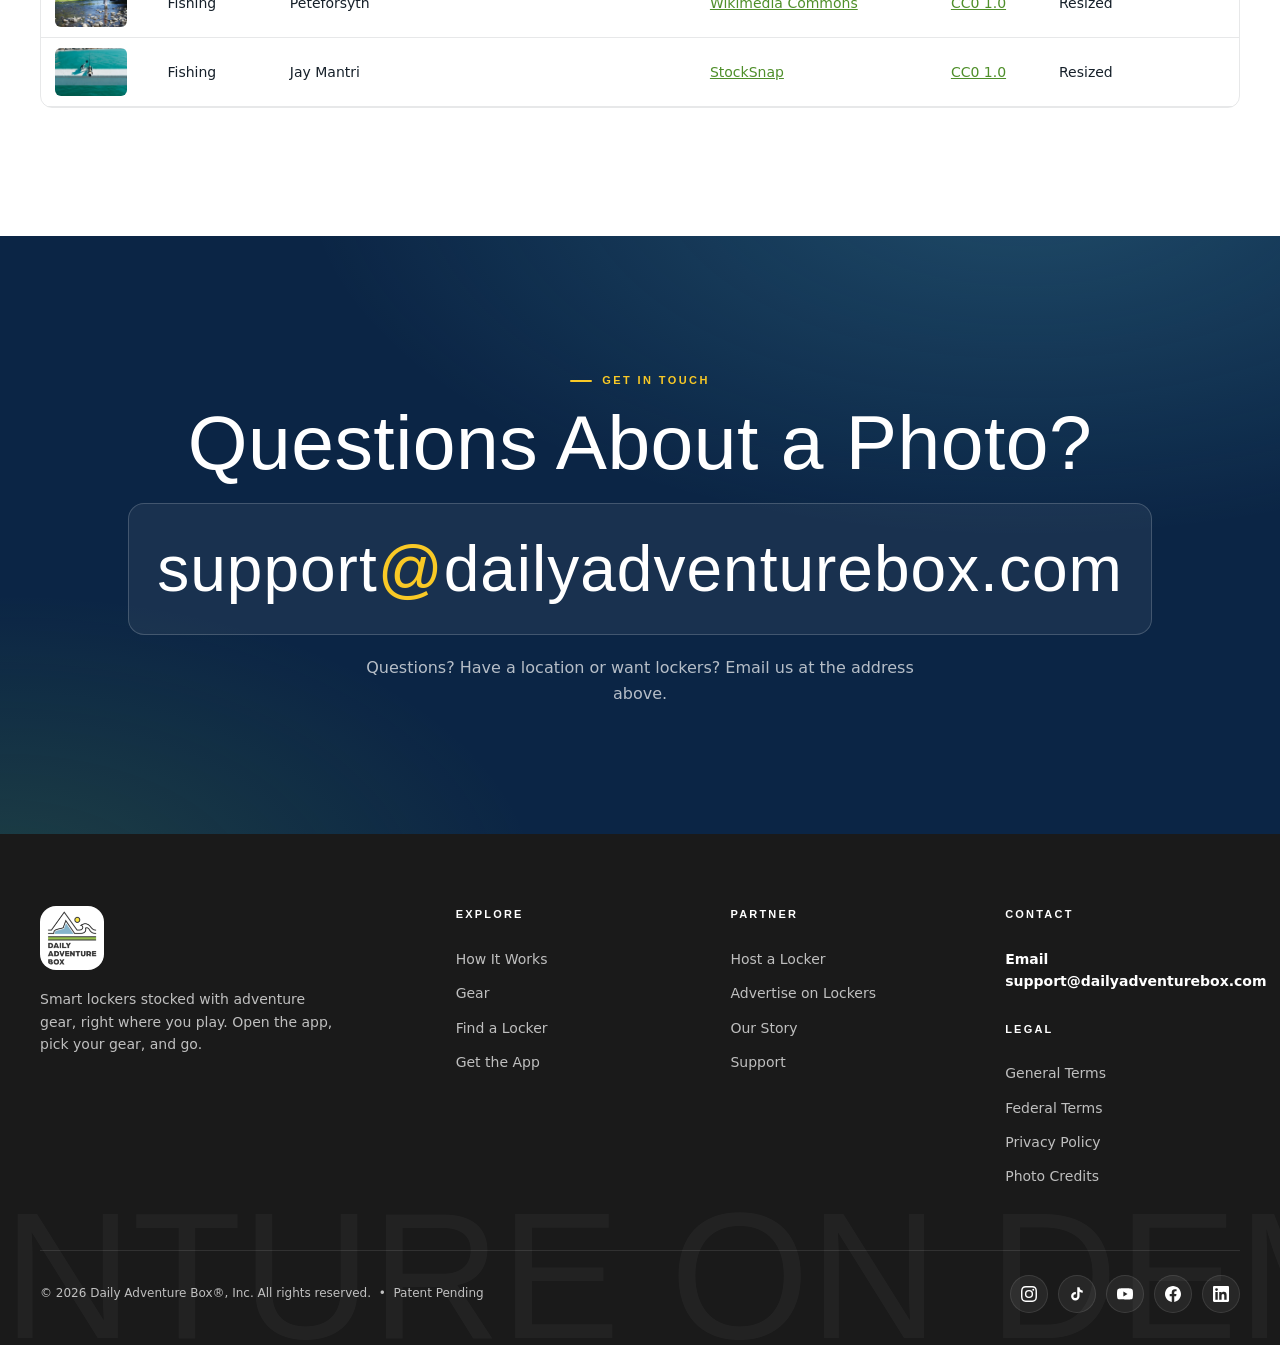
<file: credits.html>
<!DOCTYPE html>
<html lang="en">
<head>
<meta charset="UTF-8">
<meta name="viewport" content="width=device-width, initial-scale=1.0">
<meta http-equiv="Content-Security-Policy" content="default-src 'self'; script-src 'self' 'unsafe-inline'; style-src 'self' 'unsafe-inline' https://fonts.googleapis.com; font-src https://fonts.gstatic.com data:; img-src 'self' data: https:; connect-src 'self'; frame-src https://www.youtube.com https://www.youtube-nocookie.com; media-src 'self' https:;">
<title>Photo Credits — DailyAdventureBox</title>
<meta name="description" content="Credits and licenses for the stock photography used on the DailyAdventureBox website.">
<meta property="og:title" content="Photo Credits — DailyAdventureBox">
<meta property="og:description" content="Credits and licenses for the stock photography used on the DailyAdventureBox website.">
<meta property="og:type" content="website">
<meta property="og:image" content="https://dailyadventurebox-owner.github.io/Main-Website/media/snow-ski-bikes-md.webp">
<link rel="icon" type="image/png" href="media/dab-logo.png">
<link rel="apple-touch-icon" href="media/dab-logo.png">
<link rel="preconnect" href="https://fonts.googleapis.com">
<link rel="preconnect" href="https://fonts.gstatic.com" crossorigin>
<link href="https://fonts.googleapis.com/css2?family=Bebas+Neue&family=Inter:wght@400;500;600;700&family=Montserrat:wght@600;700;800&display=swap" rel="stylesheet">
<link rel="stylesheet" href="assets/site.css">
<script type="application/ld+json">
{"@context":"https://schema.org","@type":"Organization","name":"Daily Adventure Box","alternateName":"DailyAdventureBox","url":"https://www.dailyadventurebox.com","logo":"https://www.dailyadventurebox.com/img/dab-logo.png","description":"Smart lockers stocked with adventure gear, right where people play. Open the app, pick your gear, and the locker unlocks from your phone.","foundingDate":"2021-07-16","founder":{"@type":"Person","name":"Shay Putnam"},"areaServed":"US","email":"support@dailyadventurebox.com"}
</script>
</head>
<body>
<header class="nav" id="nav">
  <div class="nav-inner">
    <a class="nav-logo" href="index.html" aria-label="DailyAdventureBox home"><img src="media/dab-logo.png" alt=""><span class="nav-word">Daily<b>Adventure</b>Box</span></a>
    <nav>
      <ul class="nav-links">
        <li><a href="gear.html">Gear</a></li>
        <li><a href="locations.html">For Locations</a></li>
        <li><a href="ad-opportunities.html">For Brands</a></li>
        <li><a href="story.html">Our Story</a></li>
        <li><a href="https://www.dailyadventurebox.com/support" target="_top">Support</a></li>
        <li><a class="nav-cta" href="https://www.dailyadventurebox.com/download-app" target="_top">Get the App</a></li>
      </ul>
    </nav>
    <button class="nav-burger" id="navBurger" aria-label="Open menu"><span></span><span></span><span></span></button>
  </div>
</header>
<div class="nav-mobile" id="navMobile">
  <a href="index.html">Home</a>
  <a href="gear.html">Gear</a>
  <a href="locations.html">For Locations</a>
  <a href="ad-opportunities.html">For Brands</a>
  <a href="story.html">Our Story</a>
  <a href="https://www.dailyadventurebox.com/download-app" target="_top" style="color:var(--green)">Get the App</a>
  <div class="nav-mobile-foot">Questions? Email <strong>support@dailyadventurebox.com</strong></div>
</div>
<main>
<section class="section" style="padding-top:150px" id="credits">
  <div class="container">
    <div class="section-head" data-reveal>
      <p class="eyebrow">Photo Credits</p>
      <h2 class="display display-lg">The photographers <span class="accent">behind the shots.</span></h2>
      <p class="lede">Photos of DailyAdventureBox lockers are our own. The gear and activity photos below are used under the licenses shown, with thanks to each photographer. Photos marked CC0 are in the public domain.</p>
    </div>
    <div class="credits-wrap" data-reveal>
      <table class="credits">
        <thead><tr><th>Photo</th><th>Category</th><th>Photographer</th><th>Source</th><th>License</th><th>Changes</th></tr></thead>
        <tbody>
          <tr><td><img src="media/snow-powder-skier-sm.webp" alt="" loading="lazy"></td><td>Snow</td><td>Zach Dischner</td><td><a href="https://commons.wikimedia.org/w/index.php?curid=150401400" target="_blank" rel="noopener">Wikimedia Commons</a></td><td><a href="https://creativecommons.org/licenses/by/2.0/" target="_blank" rel="noopener">CC BY 2.0</a></td><td>Resized</td></tr>
          <tr><td><img src="media/snow-snowboard-air-sm.webp" alt="" loading="lazy"></td><td>Snow</td><td>Sören from Germany</td><td><a href="https://commons.wikimedia.org/w/index.php?curid=9363803" target="_blank" rel="noopener">Wikimedia Commons</a></td><td><a href="https://creativecommons.org/licenses/by/2.0/" target="_blank" rel="noopener">CC BY 2.0</a></td><td>Resized</td></tr>
          <tr><td><img src="media/snow-snowshoe-group-sm.webp" alt="" loading="lazy"></td><td>Snow</td><td>Mt. Hood Territory</td><td><a href="https://commons.wikimedia.org/w/index.php?curid=92314843" target="_blank" rel="noopener">Wikimedia Commons</a></td><td><a href="https://creativecommons.org/licenses/by/2.0/" target="_blank" rel="noopener">CC BY 2.0</a></td><td>Resized</td></tr>
          <tr><td><img src="media/snow-ski-bikes-sm.webp" alt="" loading="lazy"></td><td>Snow</td><td>Jony Rocket</td><td><a href="https://commons.wikimedia.org/w/index.php?curid=141613540" target="_blank" rel="noopener">Wikimedia Commons</a></td><td><a href="https://creativecommons.org/publicdomain/zero/1.0/deed.en/" target="_blank" rel="noopener">CC0 1.0</a></td><td>Resized</td></tr>
          <tr><td><img src="media/snow-tube-sm.webp" alt="" loading="lazy"></td><td>Snow</td><td>Alex Maldonado</td><td><a href="https://commons.wikimedia.org/w/index.php?curid=71349790" target="_blank" rel="noopener">Wikimedia Commons</a></td><td><a href="https://creativecommons.org/licenses/by/3.0/" target="_blank" rel="noopener">CC BY 3.0</a></td><td>Cropped and resized</td></tr>
          <tr><td><img src="media/snow-sled-sm.webp" alt="" loading="lazy"></td><td>Snow</td><td>Forest and Kim Starr</td><td><a href="https://commons.wikimedia.org/w/index.php?curid=70627616" target="_blank" rel="noopener">Wikimedia Commons</a></td><td><a href="https://creativecommons.org/licenses/by/2.0/" target="_blank" rel="noopener">CC BY 2.0</a></td><td>Resized</td></tr>
          <tr><td><img src="media/snow-ski-boots-sm.webp" alt="" loading="lazy"></td><td>Snow</td><td>Manufactured by Raichle, Swiss, 1909-999</td><td><a href="https://commons.wikimedia.org/w/index.php?curid=112356991" target="_blank" rel="noopener">Wikimedia Commons</a></td><td><a href="https://creativecommons.org/publicdomain/zero/1.0/deed.en/" target="_blank" rel="noopener">CC0 1.0</a></td><td>Resized</td></tr>
          <tr><td><img src="media/snow-ski-trail-sm.webp" alt="" loading="lazy"></td><td>Snow</td><td>DimiTalen</td><td><a href="https://commons.wikimedia.org/w/index.php?curid=126142923" target="_blank" rel="noopener">Wikimedia Commons</a></td><td><a href="https://creativecommons.org/publicdomain/zero/1.0/deed.en/" target="_blank" rel="noopener">CC0 1.0</a></td><td>Resized</td></tr>
          <tr><td><img src="media/snow-ski-slope-sm.webp" alt="" loading="lazy"></td><td>Snow</td><td>DimiTalen</td><td><a href="https://commons.wikimedia.org/w/index.php?curid=126138423" target="_blank" rel="noopener">Wikimedia Commons</a></td><td><a href="https://creativecommons.org/publicdomain/zero/1.0/deed.en/" target="_blank" rel="noopener">CC0 1.0</a></td><td>Resized</td></tr>
          <tr><td><img src="media/snow-mountain-resort-sm.webp" alt="" loading="lazy"></td><td>Snow</td><td>DimiTalen</td><td><a href="https://commons.wikimedia.org/w/index.php?curid=125933068" target="_blank" rel="noopener">Wikimedia Commons</a></td><td><a href="https://creativecommons.org/publicdomain/zero/1.0/deed.en/" target="_blank" rel="noopener">CC0 1.0</a></td><td>Resized</td></tr>
          <tr><td><img src="media/snow-chairlift-sm.webp" alt="" loading="lazy"></td><td>Snow</td><td>dtsears</td><td><a href="https://wordpress.org/photos/photo/70566f7177/" target="_blank" rel="noopener">WordPress Photo Directory</a></td><td><a href="https://creativecommons.org/publicdomain/zero/1.0/" target="_blank" rel="noopener">CC0 1.0</a></td><td>Resized</td></tr>
          <tr><td><img src="media/snow-chairlift-riders-sm.webp" alt="" loading="lazy"></td><td>Snow</td><td>Robert Linsdell from St. Andrews, Canada</td><td><a href="https://commons.wikimedia.org/w/index.php?curid=66245365" target="_blank" rel="noopener">Wikimedia Commons</a></td><td><a href="https://creativecommons.org/licenses/by/2.0/" target="_blank" rel="noopener">CC BY 2.0</a></td><td>Resized</td></tr>
          <tr><td><img src="media/snow-snowshoe-solo-sm.webp" alt="" loading="lazy"></td><td>Snow</td><td>Alec Moore</td><td><a href="https://stocksnap.io/photo/crosscountry-skiing-KY1D706OSN" target="_blank" rel="noopener">StockSnap</a></td><td><a href="https://creativecommons.org/publicdomain/zero/1.0/" target="_blank" rel="noopener">CC0 1.0</a></td><td>Resized</td></tr>
          <tr><td><img src="media/snow-gondola-sm.webp" alt="" loading="lazy"></td><td>Snow</td><td>Stella Caraman</td><td><a href="https://stocksnap.io/photo/gondolalift-snowboarding-4RW0QHRGII" target="_blank" rel="noopener">StockSnap</a></td><td><a href="https://creativecommons.org/publicdomain/zero/1.0/" target="_blank" rel="noopener">CC0 1.0</a></td><td>Resized</td></tr>
          <tr><td><img src="media/boat-wakeboard-spray-sm.webp" alt="" loading="lazy"></td><td>Boat &amp; lake</td><td>Red CreaDeporte</td><td><a href="https://commons.wikimedia.org/w/index.php?curid=105303038" target="_blank" rel="noopener">Wikimedia Commons</a></td><td><a href="https://creativecommons.org/licenses/by/2.0/" target="_blank" rel="noopener">CC BY 2.0</a></td><td>Resized</td></tr>
          <tr><td><img src="media/boat-wakeboard-air-sm.webp" alt="" loading="lazy"></td><td>Boat &amp; lake</td><td>Red CreaDeporte</td><td><a href="https://commons.wikimedia.org/w/index.php?curid=105303722" target="_blank" rel="noopener">Wikimedia Commons</a></td><td><a href="https://creativecommons.org/licenses/by/2.0/" target="_blank" rel="noopener">CC BY 2.0</a></td><td>Resized</td></tr>
          <tr><td><img src="media/boat-kayak-red-sm.webp" alt="" loading="lazy"></td><td>Boat &amp; lake</td><td>Viktor Jakovlev apviktor</td><td><a href="https://commons.wikimedia.org/w/index.php?curid=61827963" target="_blank" rel="noopener">Wikimedia Commons</a></td><td><a href="https://creativecommons.org/publicdomain/zero/1.0/deed.en" target="_blank" rel="noopener">CC0 1.0</a></td><td>Resized</td></tr>
          <tr><td><img src="media/boat-kayak-sunset-sm.webp" alt="" loading="lazy"></td><td>Boat &amp; lake</td><td>Pete Nowicki</td><td><a href="https://stocksnap.io/photo/guy-man-FKX9UUUWQE" target="_blank" rel="noopener">StockSnap</a></td><td><a href="https://creativecommons.org/publicdomain/zero/1.0/" target="_blank" rel="noopener">CC0 1.0</a></td><td>Resized</td></tr>
          <tr><td><img src="media/boat-kayak-clear-sm.webp" alt="" loading="lazy"></td><td>Boat &amp; lake</td><td>Guillaume Bonastre</td><td><a href="https://commons.wikimedia.org/w/index.php?curid=117635756" target="_blank" rel="noopener">Wikimedia Commons</a></td><td><a href="https://creativecommons.org/licenses/by/2.0/" target="_blank" rel="noopener">CC BY 2.0</a></td><td>Resized</td></tr>
          <tr><td><img src="media/boat-canoe-mountain-sm.webp" alt="" loading="lazy"></td><td>Boat &amp; lake</td><td>Bonnie Moreland</td><td><a href="https://stocksnap.io/photo/canoe-lake-O5VETKRCGP" target="_blank" rel="noopener">StockSnap</a></td><td><a href="https://creativecommons.org/publicdomain/zero/1.0/" target="_blank" rel="noopener">CC0 1.0</a></td><td>Resized</td></tr>
          <tr><td><img src="media/boat-rowboats-lake-sm.webp" alt="" loading="lazy"></td><td>Boat &amp; lake</td><td>Paul Gilmore</td><td><a href="https://stocksnap.io/photo/nature-landscape-41VLTI0L65" target="_blank" rel="noopener">StockSnap</a></td><td><a href="https://creativecommons.org/publicdomain/zero/1.0/" target="_blank" rel="noopener">CC0 1.0</a></td><td>Resized</td></tr>
          <tr><td><img src="media/boat-life-jackets-sm.webp" alt="" loading="lazy"></td><td>Boat &amp; lake</td><td>Michelle Frechette</td><td><a href="https://wordpress.org/photos/photo/5796a59180/" target="_blank" rel="noopener">WordPress Photo Directory</a></td><td><a href="https://creativecommons.org/publicdomain/zero/1.0/" target="_blank" rel="noopener">CC0 1.0</a></td><td>Resized</td></tr>
          <tr><td><img src="media/camp-tent-morning-sm.webp" alt="" loading="lazy"></td><td>Camp</td><td>Julian Bialowas</td><td><a href="https://stocksnap.io/photo/camping-tent-177F2EBDDC" target="_blank" rel="noopener">StockSnap</a></td><td><a href="https://creativecommons.org/publicdomain/zero/1.0/" target="_blank" rel="noopener">CC0 1.0</a></td><td>Resized</td></tr>
          <tr><td><img src="media/camp-tent-mountains-sm.webp" alt="" loading="lazy"></td><td>Camp</td><td>Christopher Jolly</td><td><a href="https://stocksnap.io/photo/camp-tent-PTERNSNX0F" target="_blank" rel="noopener">StockSnap</a></td><td><a href="https://creativecommons.org/publicdomain/zero/1.0/" target="_blank" rel="noopener">CC0 1.0</a></td><td>Resized</td></tr>
          <tr><td><img src="media/camp-fire-chairs-sm.webp" alt="" loading="lazy"></td><td>Camp</td><td>Joel Peralta</td><td><a href="https://wordpress.org/photos/photo/1336a5acc8/" target="_blank" rel="noopener">WordPress Photo Directory</a></td><td><a href="https://creativecommons.org/publicdomain/zero/1.0/" target="_blank" rel="noopener">CC0 1.0</a></td><td>Resized</td></tr>
          <tr><td><img src="media/camp-lantern-pack-sm.webp" alt="" loading="lazy"></td><td>Camp</td><td>Kristin Hardwick</td><td><a href="https://stocksnap.io/photo/backpacking-hiking-40ZTQ6FVOF" target="_blank" rel="noopener">StockSnap</a></td><td><a href="https://creativecommons.org/publicdomain/zero/1.0/" target="_blank" rel="noopener">CC0 1.0</a></td><td>Resized</td></tr>
          <tr><td><img src="media/camp-hammock-lake-sm.webp" alt="" loading="lazy"></td><td>Camp</td><td>Jarle Hammen Knudsen (dubidubno)</td><td><a href="https://commons.wikimedia.org/w/index.php?curid=152371985" target="_blank" rel="noopener">Wikimedia Commons</a></td><td><a href="https://creativecommons.org/licenses/by/4.0/" target="_blank" rel="noopener">CC BY 4.0</a></td><td>Resized</td></tr>
          <tr><td><img src="media/camp-canopy-chairs-sm.webp" alt="" loading="lazy"></td><td>Camp</td><td>Rick Obst</td><td><a href="https://commons.wikimedia.org/w/index.php?curid=187627646" target="_blank" rel="noopener">Wikimedia Commons</a></td><td><a href="https://creativecommons.org/licenses/by/2.0/" target="_blank" rel="noopener">CC BY 2.0</a></td><td>Resized</td></tr>
          <tr><td><img src="media/camp-chair-sm.webp" alt="" loading="lazy"></td><td>Camp</td><td>Ocdp</td><td><a href="https://commons.wikimedia.org/w/index.php?curid=36048606" target="_blank" rel="noopener">Wikimedia Commons</a></td><td><a href="http://creativecommons.org/publicdomain/zero/1.0/deed.en" target="_blank" rel="noopener">CC0 1.0</a></td><td>Resized</td></tr>
          <tr><td><img src="media/camp-fire-circle-sm.webp" alt="" loading="lazy"></td><td>Camp</td><td>Lela Johnson</td><td><a href="https://stocksnap.io/photo/blanket-outdoor-IU1NLVIF3Q" target="_blank" rel="noopener">StockSnap</a></td><td><a href="https://creativecommons.org/publicdomain/zero/1.0/" target="_blank" rel="noopener">CC0 1.0</a></td><td>Resized</td></tr>
          <tr><td><img src="media/camp-fire-sm.webp" alt="" loading="lazy"></td><td>Camp</td><td>Mark Tegethoff</td><td><a href="https://stocksnap.io/photo/fire-camp-DA8OLZUAJT" target="_blank" rel="noopener">StockSnap</a></td><td><a href="https://creativecommons.org/publicdomain/zero/1.0/" target="_blank" rel="noopener">CC0 1.0</a></td><td>Resized</td></tr>
          <tr><td><img src="media/camp-gear-flatlay-sm.webp" alt="" loading="lazy"></td><td>Camp</td><td>Design by Matt</td><td><a href="https://stocksnap.io/photo/camp-gear-RFPDJILDIV" target="_blank" rel="noopener">StockSnap</a></td><td><a href="https://creativecommons.org/publicdomain/zero/1.0/" target="_blank" rel="noopener">CC0 1.0</a></td><td>Resized</td></tr>
          <tr><td><img src="media/camp-ultralight-tent-sm.webp" alt="" loading="lazy"></td><td>Camp</td><td>Steve Bittinger</td><td><a href="https://commons.wikimedia.org/w/index.php?curid=144440814" target="_blank" rel="noopener">Wikimedia Commons</a></td><td><a href="https://creativecommons.org/licenses/by/2.0/" target="_blank" rel="noopener">CC BY 2.0</a></td><td>Resized</td></tr>
          <tr><td><img src="media/trail-backpackers-sm.webp" alt="" loading="lazy"></td><td>Trail</td><td>Austin Ban</td><td><a href="https://stocksnap.io/photo/hiking-hikers-A150E71AFE" target="_blank" rel="noopener">StockSnap</a></td><td><a href="https://creativecommons.org/publicdomain/zero/1.0/" target="_blank" rel="noopener">CC0 1.0</a></td><td>Resized</td></tr>
          <tr><td><img src="media/trail-alpine-path-sm.webp" alt="" loading="lazy"></td><td>Trail</td><td>Ales Krivec</td><td><a href="https://stocksnap.io/photo/dolomites-hiker-VDZDE5CTG6" target="_blank" rel="noopener">StockSnap</a></td><td><a href="https://creativecommons.org/publicdomain/zero/1.0/" target="_blank" rel="noopener">CC0 1.0</a></td><td>Resized</td></tr>
          <tr><td><img src="media/bike-mountain-trail-sm.webp" alt="" loading="lazy"></td><td>Bikes</td><td>scattata da F.Grifoni per conto di Laura Fortunato</td><td><a href="https://commons.wikimedia.org/w/index.php?curid=1404542" target="_blank" rel="noopener">Wikimedia Commons</a></td><td><a href="https://creativecommons.org/licenses/by/2.5/" target="_blank" rel="noopener">CC BY 2.5</a></td><td>Resized</td></tr>
          <tr><td><img src="media/bike-mountain-view-sm.webp" alt="" loading="lazy"></td><td>Bikes</td><td>Pedrinhoapq</td><td><a href="https://commons.wikimedia.org/w/index.php?curid=132248227" target="_blank" rel="noopener">Wikimedia Commons</a></td><td><a href="https://creativecommons.org/publicdomain/zero/1.0/deed.en" target="_blank" rel="noopener">CC0 1.0</a></td><td>Resized</td></tr>
          <tr><td><img src="media/bike-beach-cruiser-sm.webp" alt="" loading="lazy"></td><td>Bikes</td><td>Enter</td><td><a href="https://commons.wikimedia.org/w/index.php?curid=49959531" target="_blank" rel="noopener">Wikimedia Commons</a></td><td><a href="https://creativecommons.org/publicdomain/zero/1.0/deed.en" target="_blank" rel="noopener">CC0 1.0</a></td><td>Resized</td></tr>
          <tr><td><img src="media/fish-fly-river-sm.webp" alt="" loading="lazy"></td><td>Fishing</td><td>Peteforsyth</td><td><a href="https://commons.wikimedia.org/w/index.php?curid=7231568" target="_blank" rel="noopener">Wikimedia Commons</a></td><td><a href="http://creativecommons.org/publicdomain/zero/1.0/deed.en" target="_blank" rel="noopener">CC0 1.0</a></td><td>Resized</td></tr>
          <tr><td><img src="media/fish-rod-sm.webp" alt="" loading="lazy"></td><td>Fishing</td><td>Jay Mantri</td><td><a href="https://stocksnap.io/photo/fishing-rod-RT8MEZ9GLJ" target="_blank" rel="noopener">StockSnap</a></td><td><a href="https://creativecommons.org/publicdomain/zero/1.0/" target="_blank" rel="noopener">CC0 1.0</a></td><td>Resized</td></tr>
        </tbody>
      </table>
    </div>
  </div>
</section>

<section class="section bg-ocean dark" id="contact">
  <div class="container contact-block" data-reveal>
    <p class="eyebrow" style="justify-content:center">Get in Touch</p>
    <h2 class="display display-lg">Questions About a Photo?</h2>
    <div class="email-big">support<span class="at">@</span>dailyadventurebox.com</div>
    <p class="contact-note">Questions? Have a location or want lockers? Email us at the address above.</p>
  </div>
</section>

</main>
<footer class="footer">
  <div class="footer-big" aria-hidden="true">ADVENTURE ON DEMAND</div>
  <div class="container" style="position:relative;z-index:1">
    <div class="footer-grid">
      <div class="footer-brand">
        <img src="media/dab-logo.png" alt="DailyAdventureBox">
        <p>Smart lockers stocked with adventure gear, right where you play. Open the app, pick your gear, and go.</p>
      </div>
      <div class="footer-col">
        <h4>Explore</h4>
        <a href="index.html#how">How It Works</a>
        <a href="gear.html">Gear</a>
        <a href="index.html#where">Find a Locker</a>
        <a href="https://www.dailyadventurebox.com/download-app" target="_top">Get the App</a>
      </div>
      <div class="footer-col">
        <h4>Partner</h4>
        <a href="locations.html">Host a Locker</a>
        <a href="ad-opportunities.html">Advertise on Lockers</a>
        <a href="story.html">Our Story</a>
        <a href="https://www.dailyadventurebox.com/support" target="_top">Support</a>
      </div>
      <div class="footer-col">
        <h4>Contact</h4>
        <span class="plain" style="display:block;font-size:14px;padding:6px 0;">Email support@dailyadventurebox.com</span>
        <h4 style="margin-top:22px">Legal</h4>
        <a href="https://www.dailyadventurebox.com/general-terms-and-conditions" target="_top">General Terms</a>
        <a href="https://www.dailyadventurebox.com/federal-terms-and-conditions" target="_top">Federal Terms</a>
        <a href="https://www.dailyadventurebox.com/privacy-policy" target="_top">Privacy Policy</a>
        <a href="credits.html">Photo Credits</a>
      </div>
    </div>
    <div class="footer-bottom">
      <span>&copy; <span data-year>2026</span> Daily Adventure Box&#174;, Inc. All rights reserved. &nbsp;&bull;&nbsp; Patent Pending</span>
      <div class="footer-socials">
        <a href="https://www.instagram.com/dailyadventurebox" target="_blank" rel="noopener noreferrer" title="Instagram"><svg viewBox="0 0 24 24"><path d="M12 2.163c3.204 0 3.584.012 4.85.07 3.252.148 4.771 1.691 4.919 4.919.058 1.265.069 1.645.069 4.849 0 3.205-.012 3.584-.069 4.849-.149 3.225-1.664 4.771-4.919 4.919-1.266.058-1.644.07-4.85.07-3.204 0-3.584-.012-4.849-.07-3.26-.149-4.771-1.699-4.919-4.92-.058-1.265-.07-1.644-.07-4.849 0-3.204.013-3.583.07-4.849.149-3.227 1.664-4.771 4.919-4.919 1.266-.057 1.645-.069 4.849-.069zM12 0C8.741 0 8.333.014 7.053.072 2.695.272.273 2.69.073 7.052.014 8.333 0 8.741 0 12c0 3.259.014 3.668.072 4.948.2 4.358 2.618 6.78 6.98 6.98C8.333 23.986 8.741 24 12 24c3.259 0 3.668-.014 4.948-.072 4.354-.2 6.782-2.618 6.979-6.98.059-1.28.073-1.689.073-4.948 0-3.259-.014-3.667-.072-4.947-.196-4.354-2.617-6.78-6.979-6.98C15.668.014 15.259 0 12 0zm0 5.838a6.162 6.162 0 100 12.324 6.162 6.162 0 000-12.324zM12 16a4 4 0 110-8 4 4 0 010 8zm6.406-11.845a1.44 1.44 0 100 2.881 1.44 1.44 0 000-2.881z"/></svg></a>
        <a href="https://www.tiktok.com/@dailyadventurebox" target="_blank" rel="noopener noreferrer" title="TikTok"><svg viewBox="0 0 24 24"><path d="M19.59 6.69a4.83 4.83 0 01-3.77-4.25V2h-3.45v13.67a2.89 2.89 0 01-2.88 2.5 2.89 2.89 0 01-2.89-2.89 2.89 2.89 0 012.89-2.89c.28 0 .54.04.79.1V9.01a6.27 6.27 0 00-.79-.05 6.34 6.34 0 00-6.34 6.34 6.34 6.34 0 006.34 6.34 6.34 6.34 0 006.34-6.34V8.75a8.18 8.18 0 004.76 1.52V6.84a4.84 4.84 0 01-1-.15z"/></svg></a>
        <a href="https://www.youtube.com/@DailyAdventureBox" target="_blank" rel="noopener noreferrer" title="YouTube"><svg viewBox="0 0 24 24"><path d="M23.498 6.186a3.016 3.016 0 00-2.122-2.136C19.505 3.545 12 3.545 12 3.545s-7.505 0-9.377.505A3.017 3.017 0 00.502 6.186C0 8.07 0 12 0 12s0 3.93.502 5.814a3.016 3.016 0 002.122 2.136c1.871.505 9.376.505 9.376.505s7.505 0 9.377-.505a3.015 3.015 0 002.122-2.136C24 15.93 24 12 24 12s0-3.93-.502-5.814zM9.545 15.568V8.432L15.818 12l-6.273 3.568z"/></svg></a>
        <a href="https://www.facebook.com/DailyAdventureBox" target="_blank" rel="noopener noreferrer" title="Facebook"><svg viewBox="0 0 24 24"><path d="M24 12.073c0-6.627-5.373-12-12-12s-12 5.373-12 12c0 5.99 4.388 10.954 10.125 11.854v-8.385H7.078v-3.47h3.047V9.43c0-3.007 1.792-4.669 4.533-4.669 1.312 0 2.686.235 2.686.235v2.953H15.83c-1.491 0-1.956.925-1.956 1.874v2.25h3.328l-.532 3.47h-2.796v8.385C19.612 23.027 24 18.062 24 12.073z"/></svg></a>
        <a href="https://www.linkedin.com/company/dailyadventurebox" target="_blank" rel="noopener noreferrer" title="LinkedIn"><svg viewBox="0 0 24 24"><path d="M20.447 20.452h-3.554v-5.569c0-1.328-.027-3.037-1.852-3.037-1.853 0-2.136 1.445-2.136 2.939v5.667H9.351V9h3.414v1.561h.046c.477-.9 1.637-1.85 3.37-1.85 3.601 0 4.267 2.37 4.267 5.455v6.286zM5.337 7.433a2.062 2.062 0 01-2.063-2.065 2.064 2.064 0 112.063 2.065zm1.782 13.019H3.555V9h3.564v11.452zM22.225 0H1.771C.792 0 0 .774 0 1.729v20.542C0 23.227.792 24 1.771 24h20.451C23.2 24 24 23.227 24 22.271V1.729C24 .774 23.2 0 22.222 0h.003z"/></svg></a>
      </div>
    </div>
  </div>
</footer>
<script src="assets/site.js"></script>
</body>
</html>
</file>
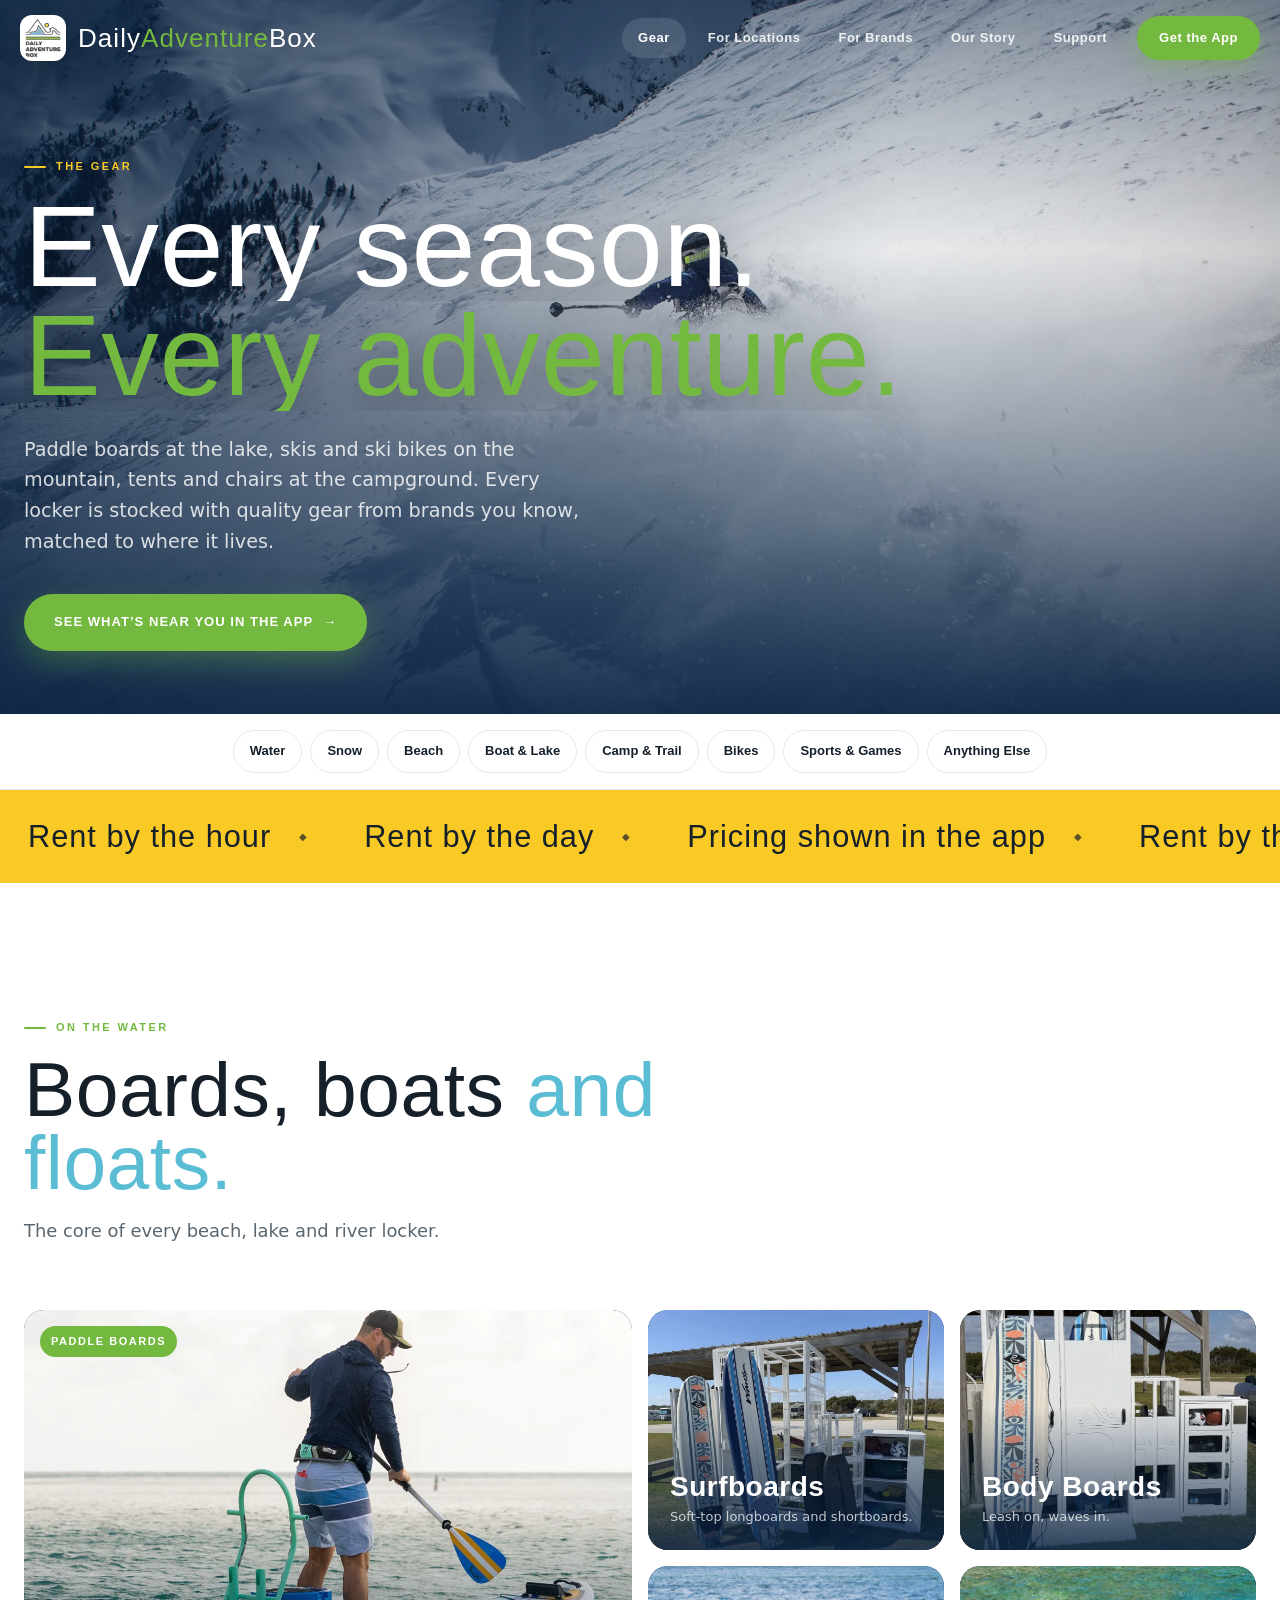
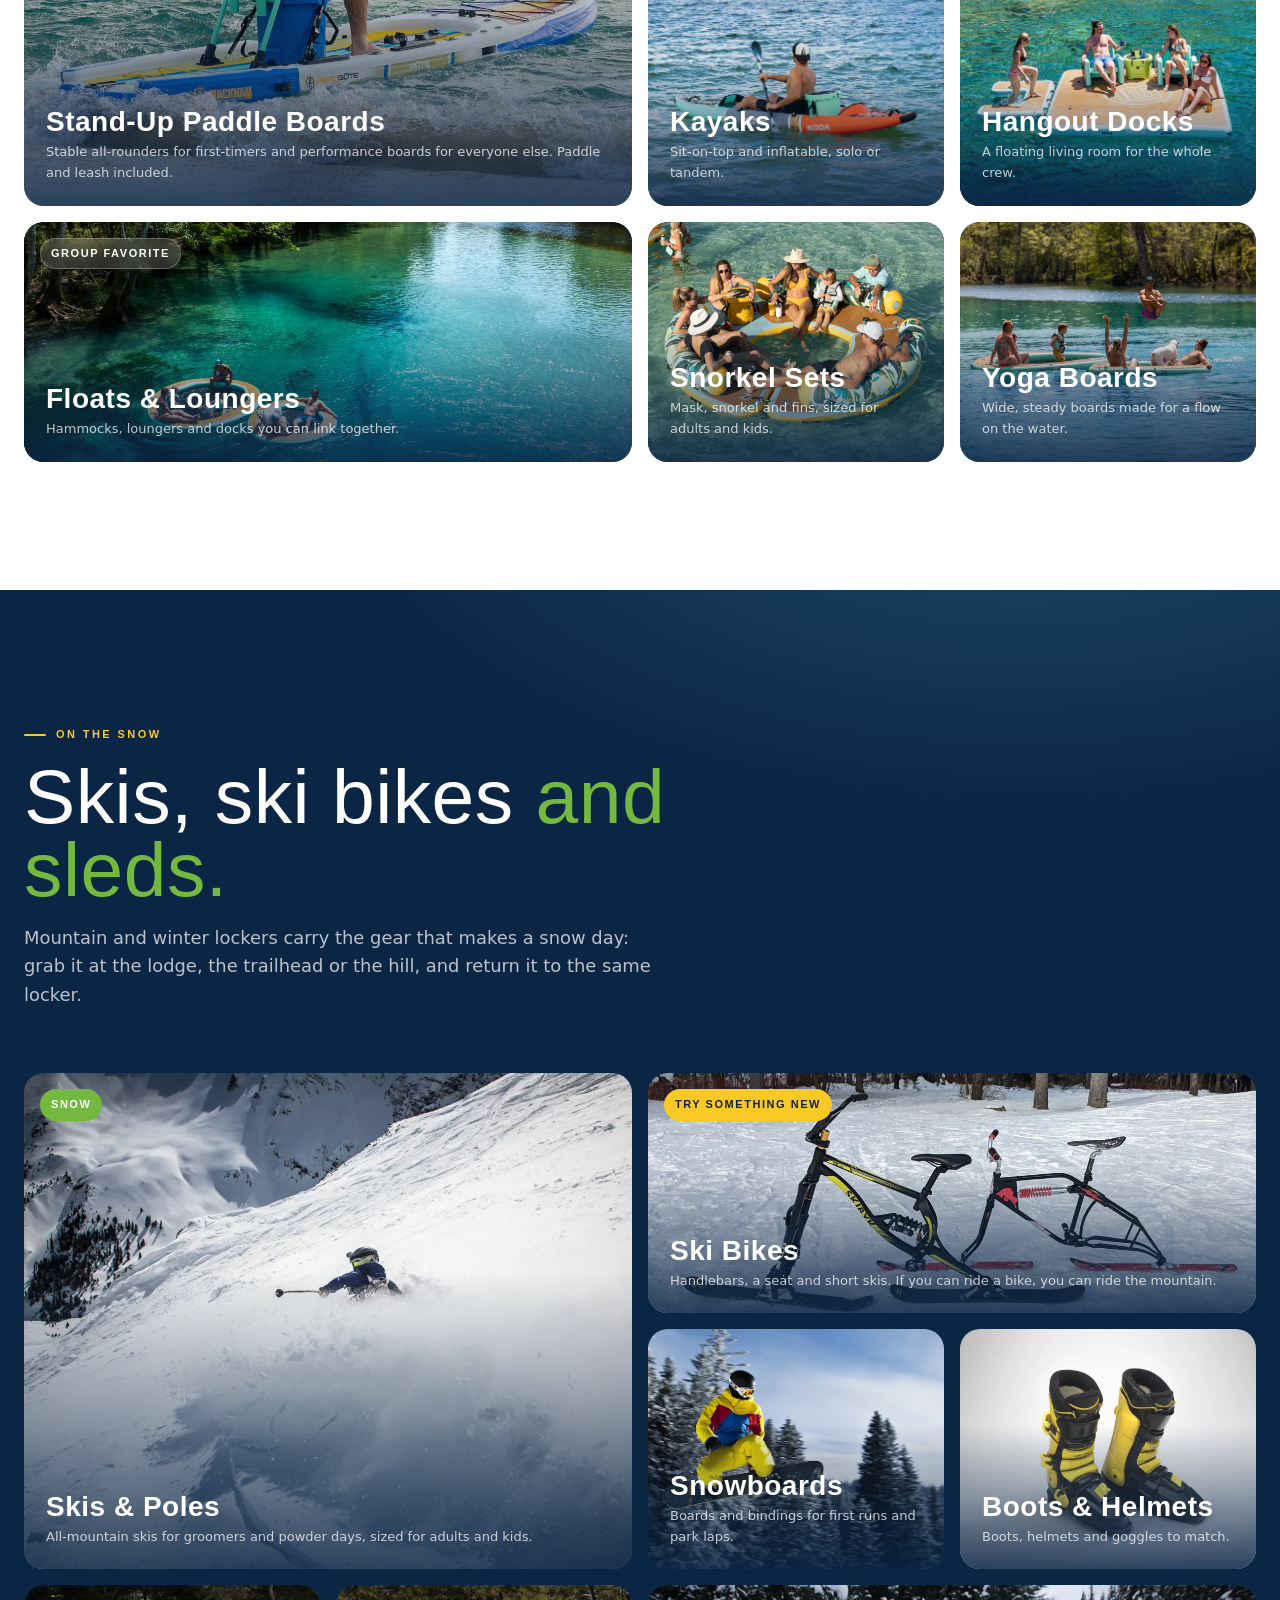
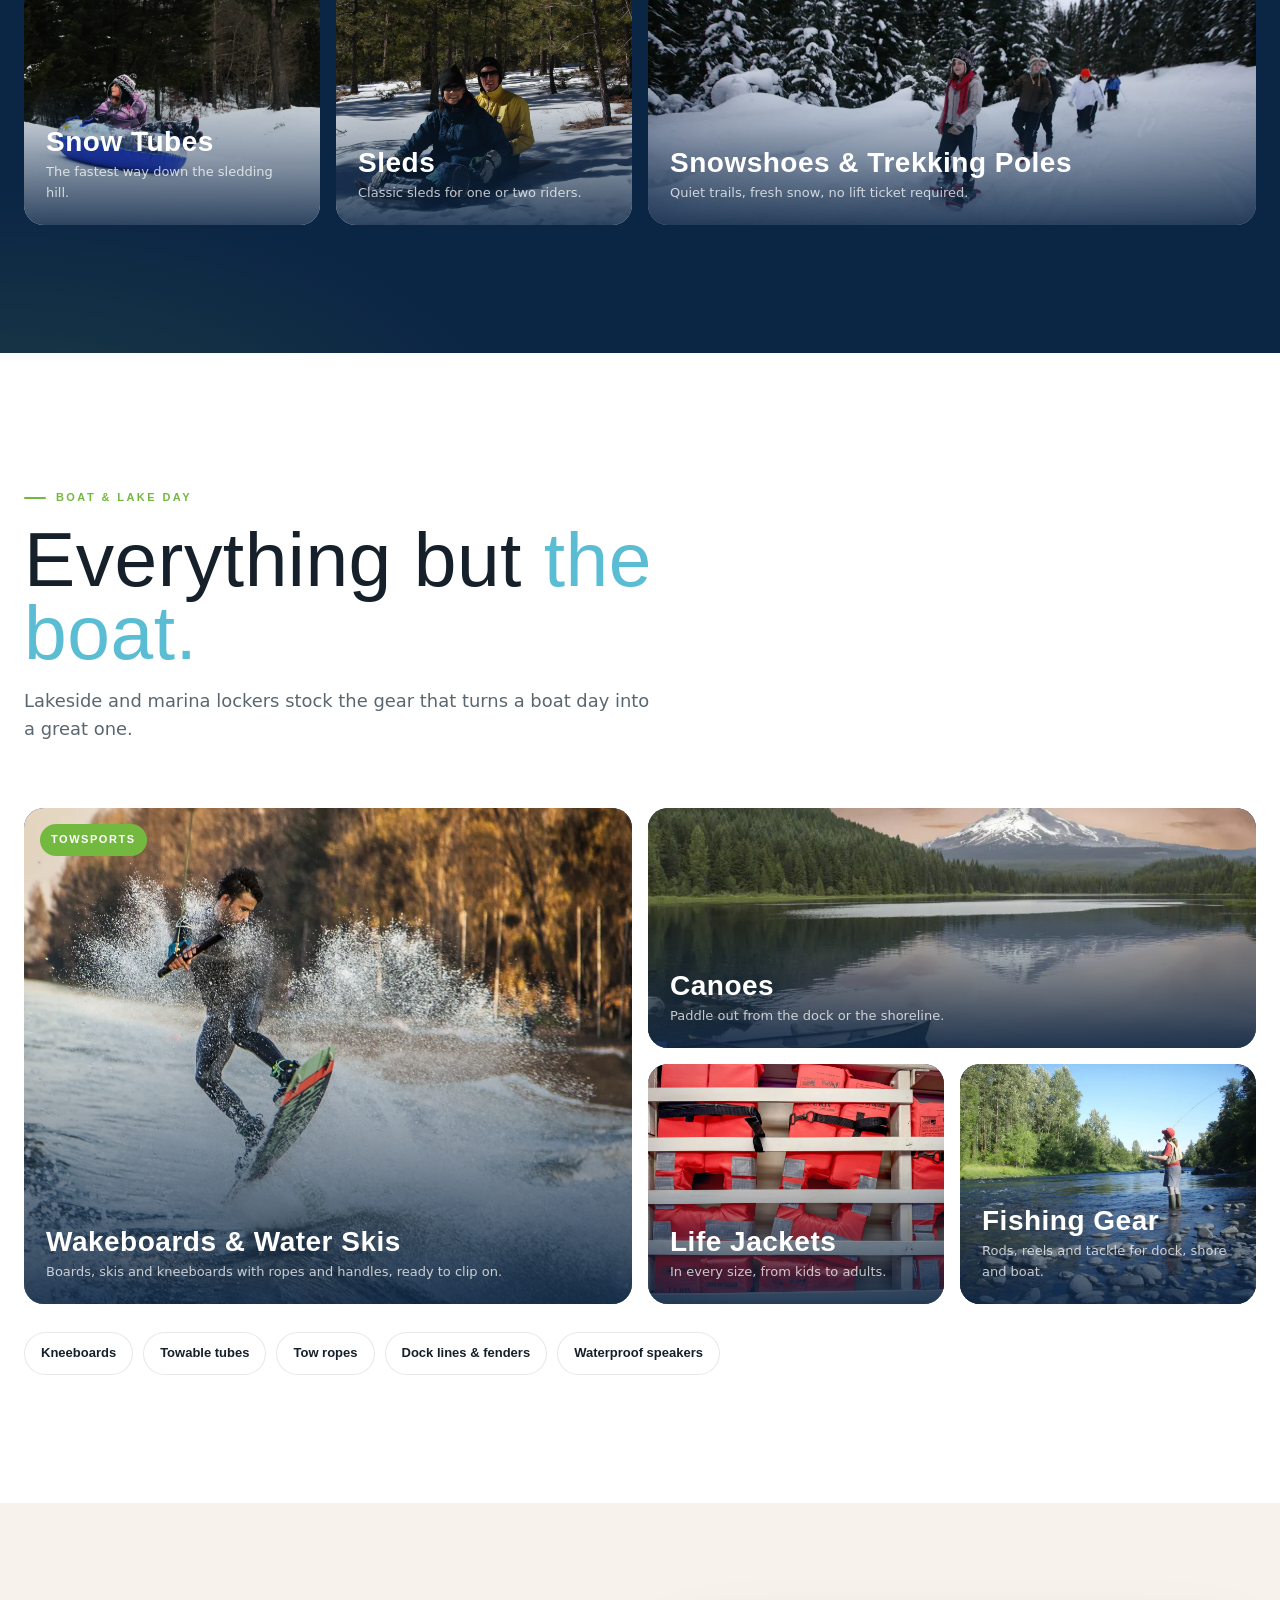
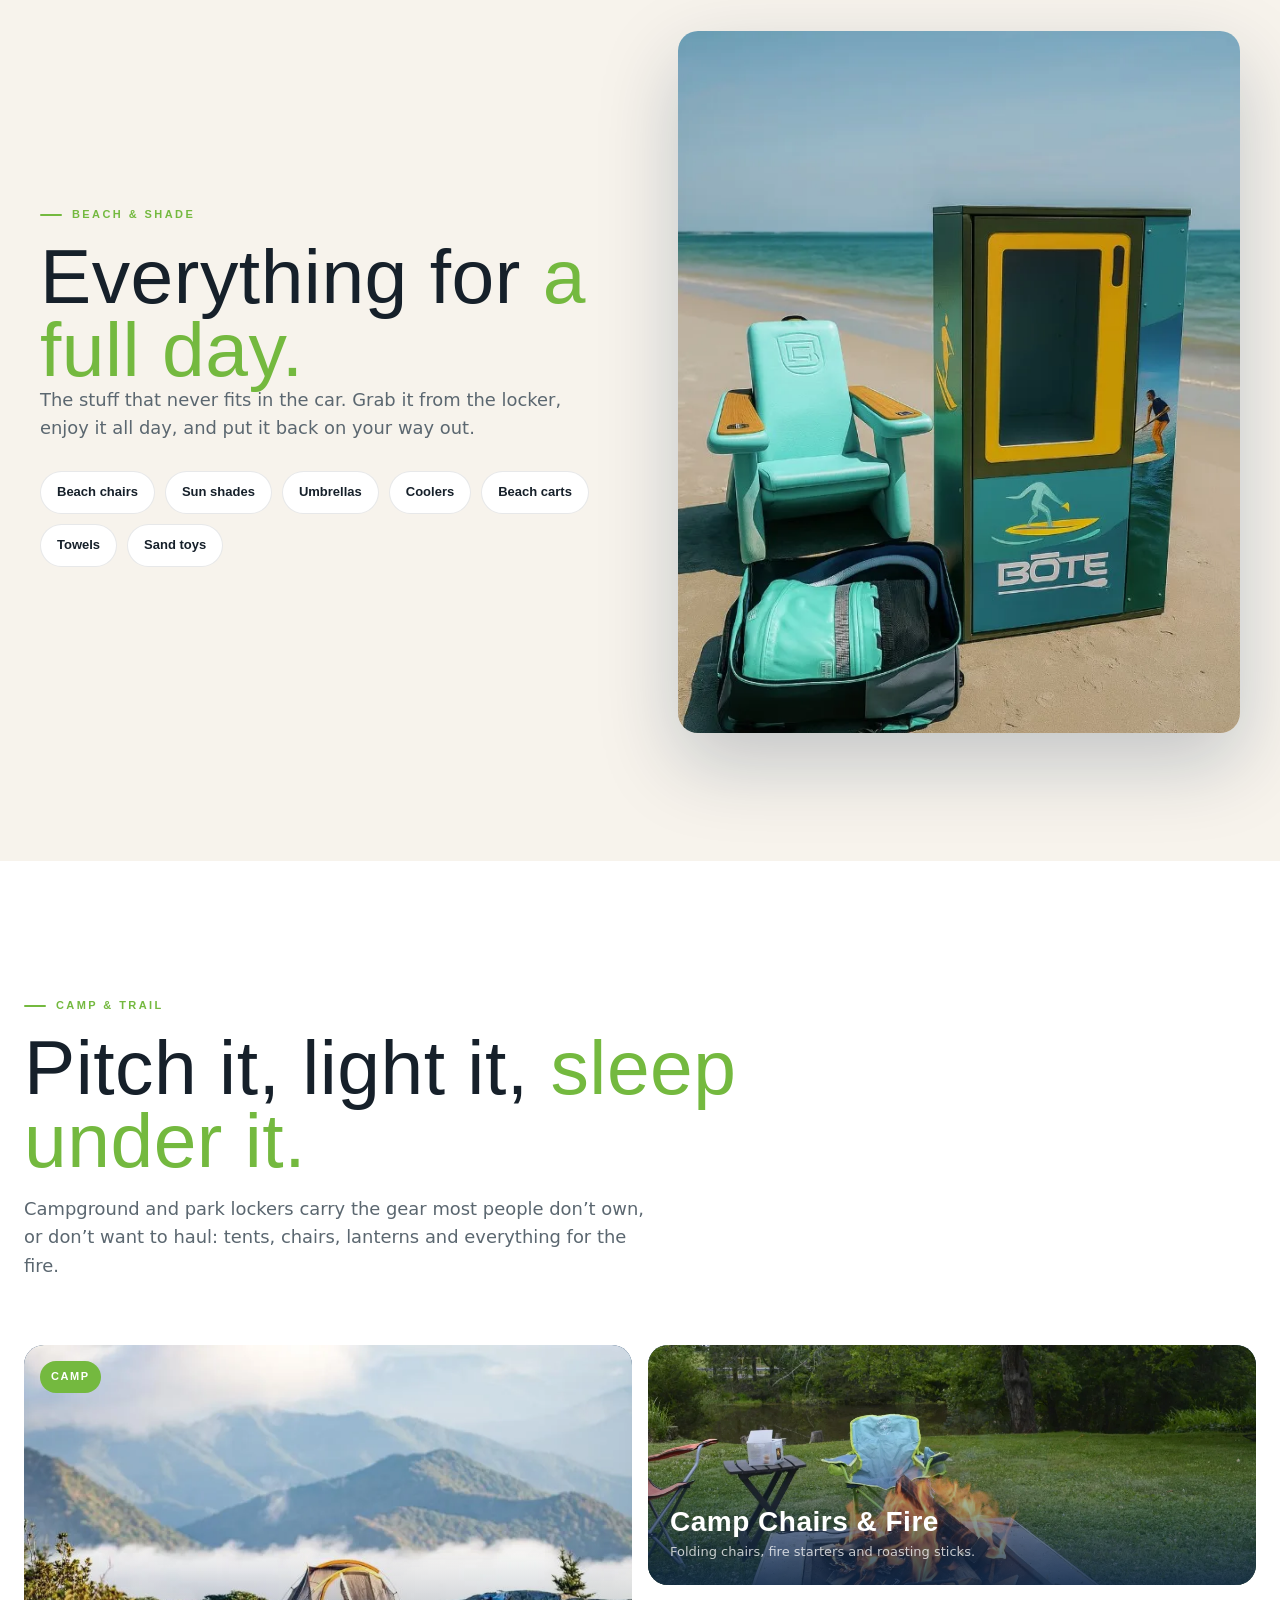
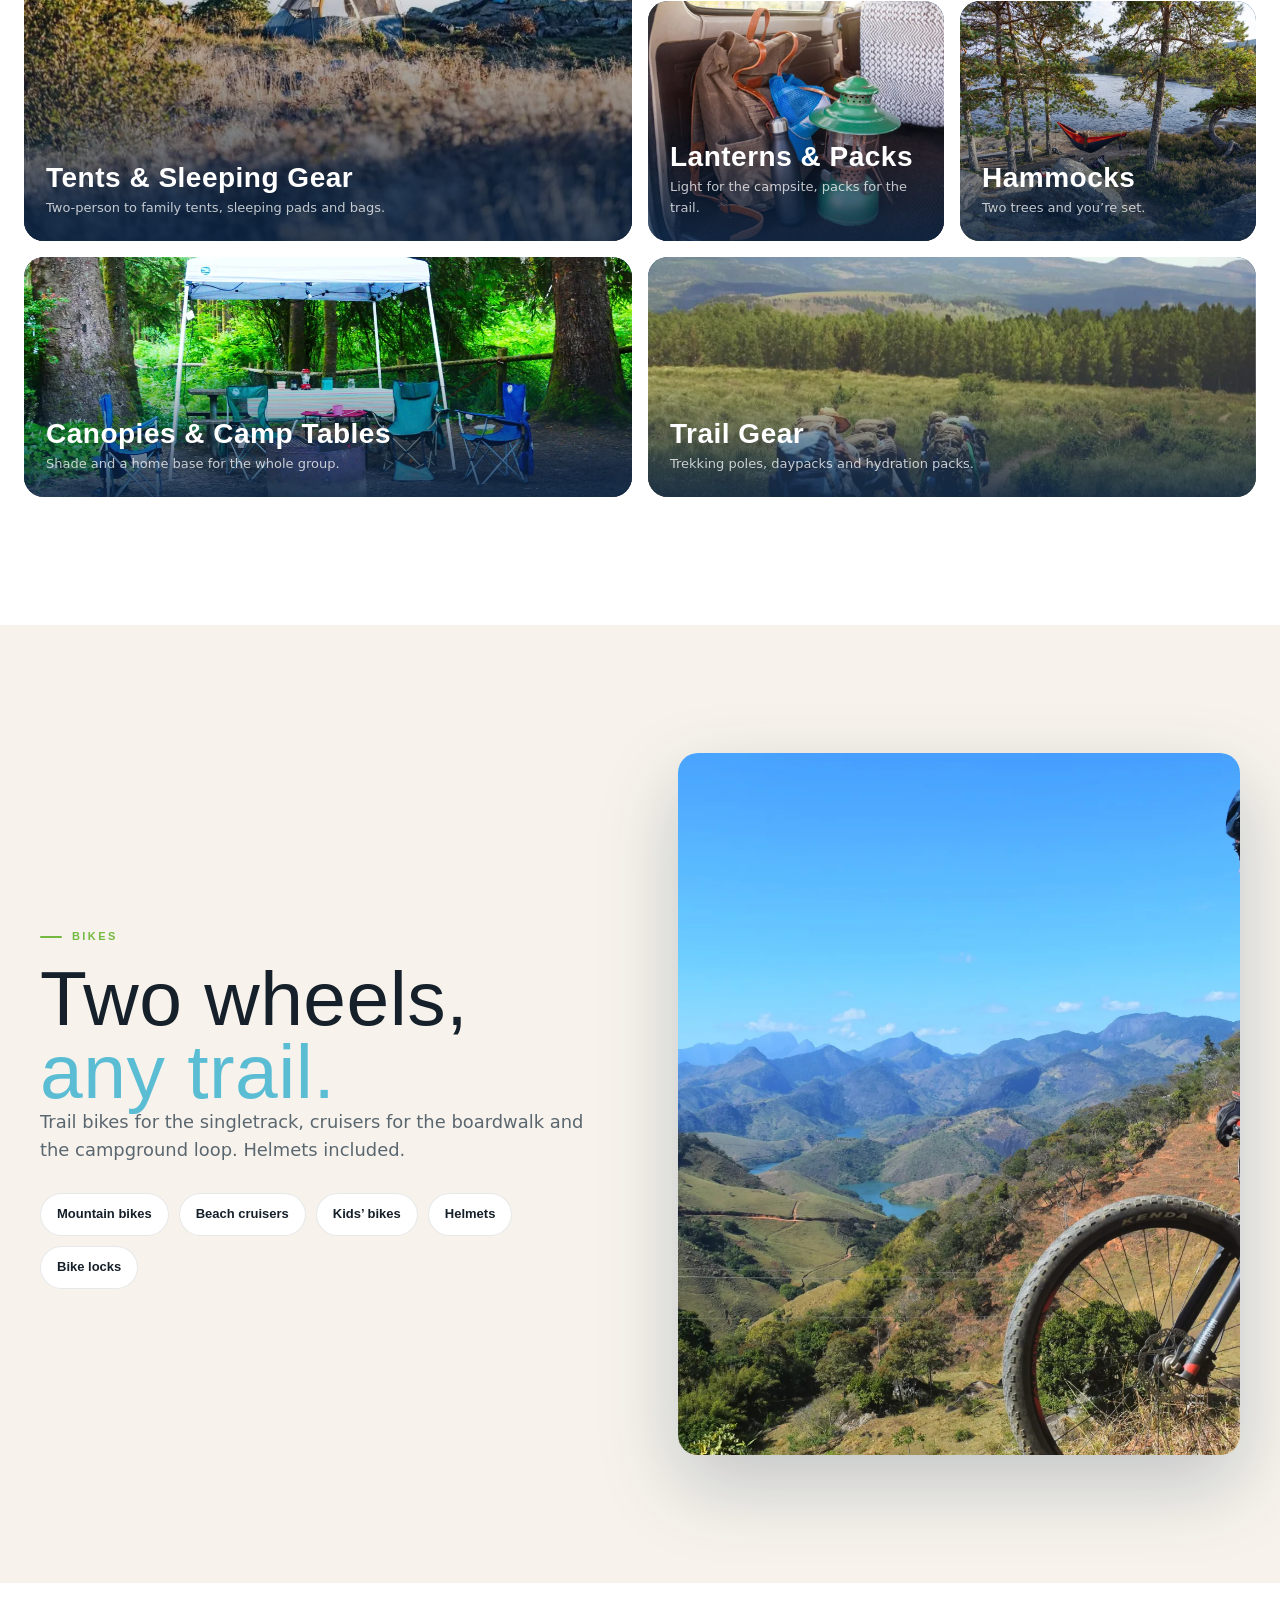
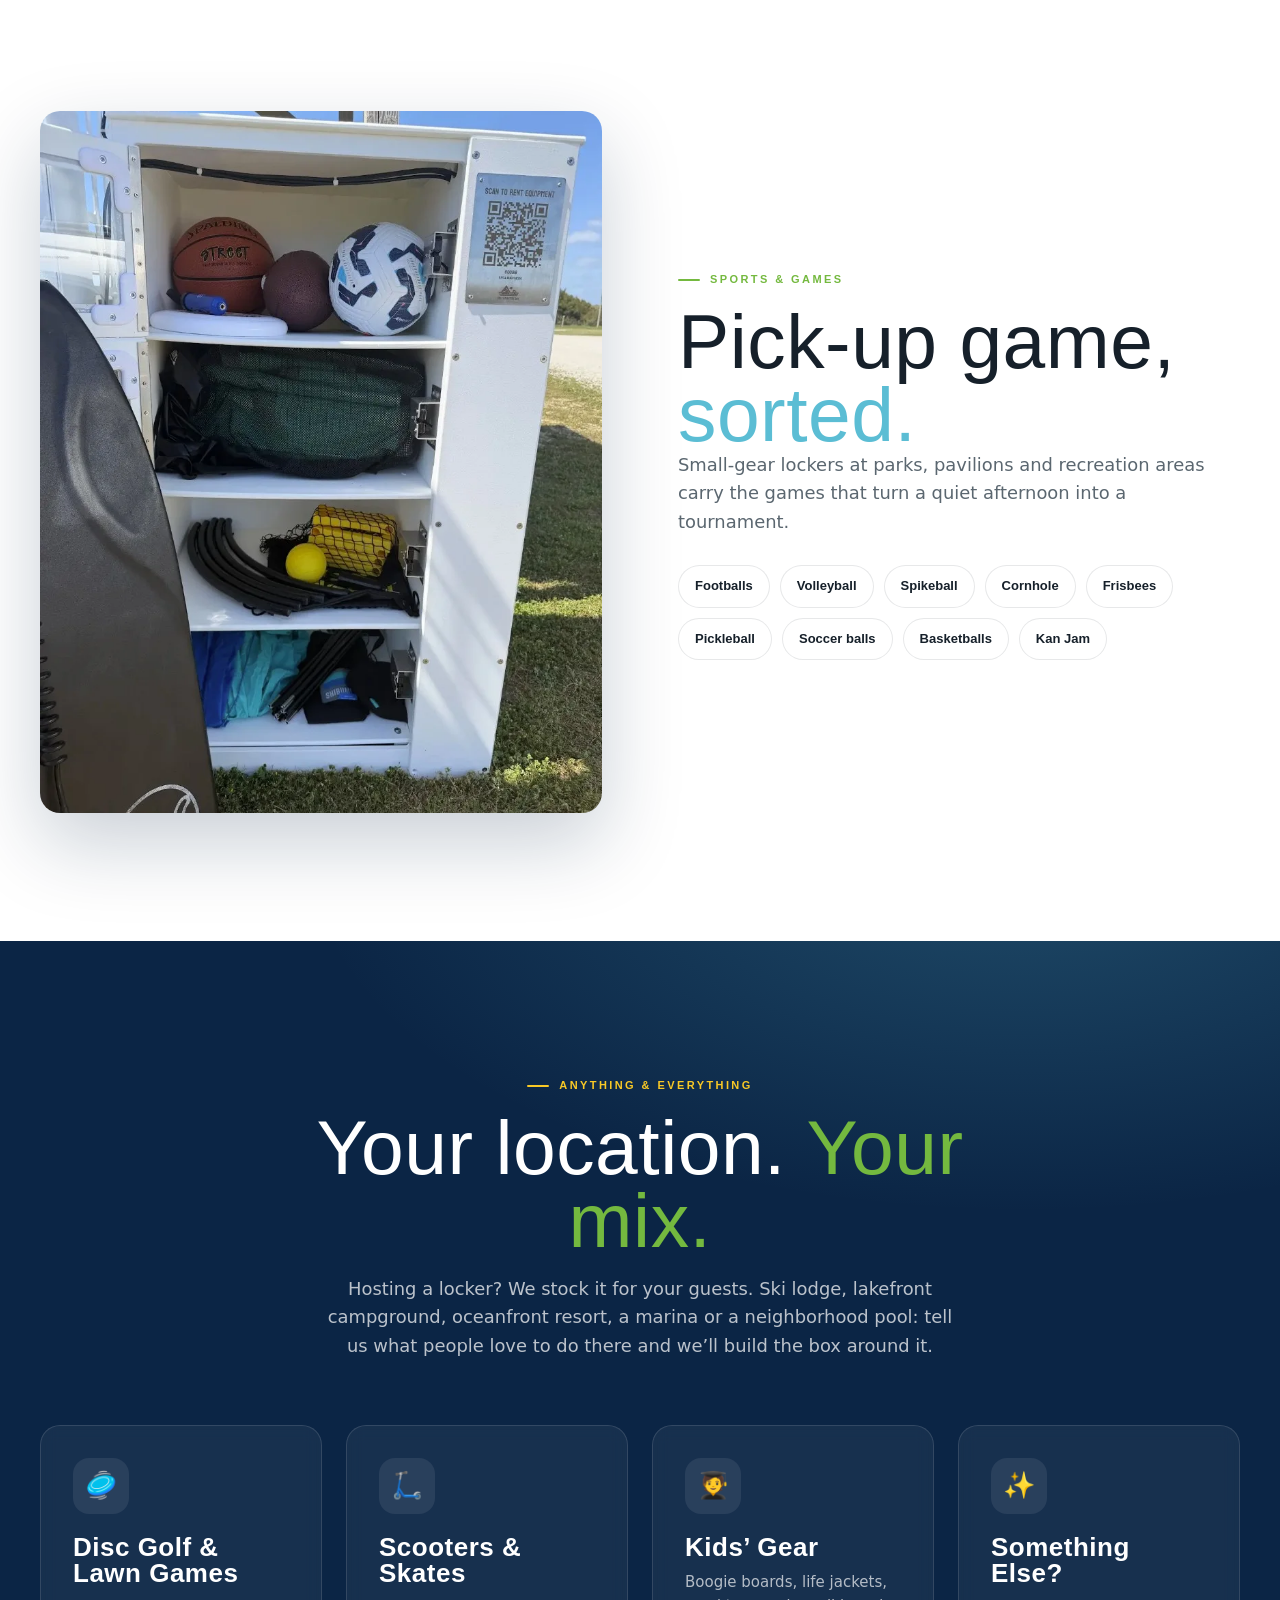
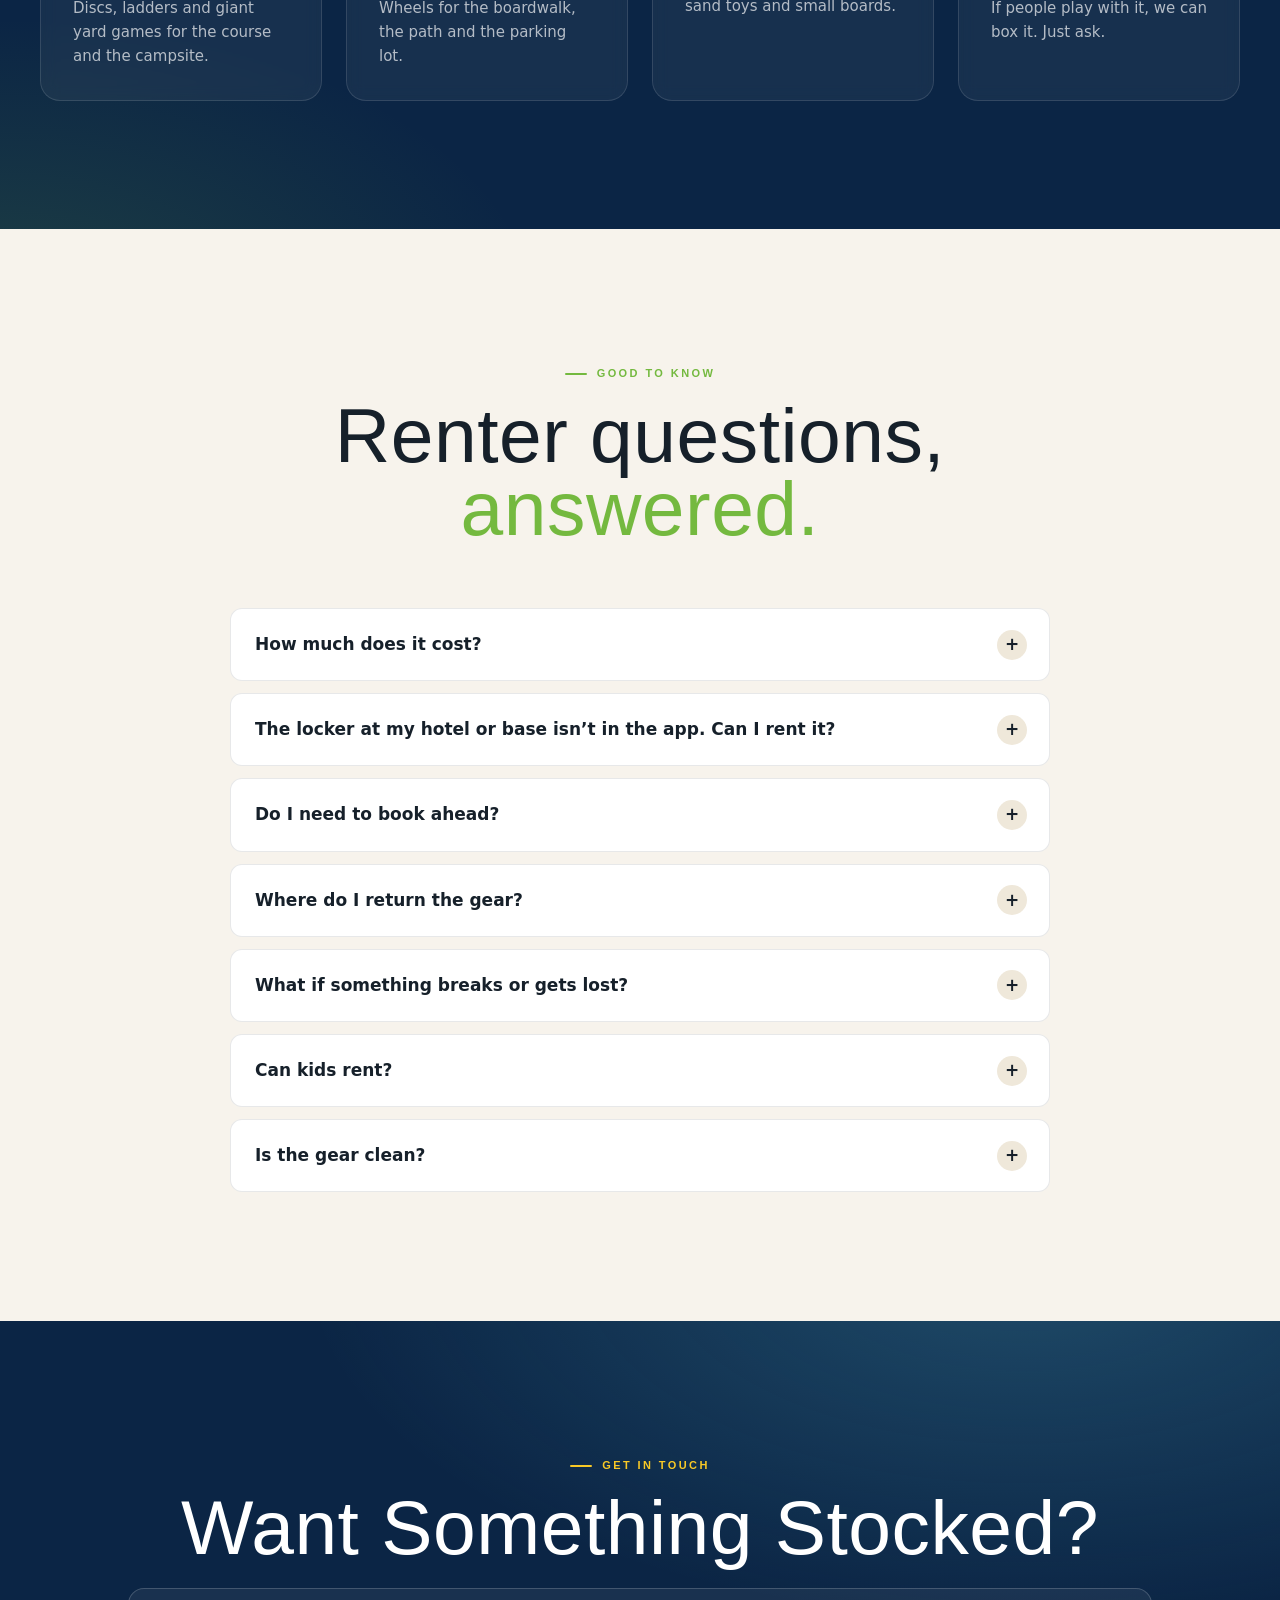
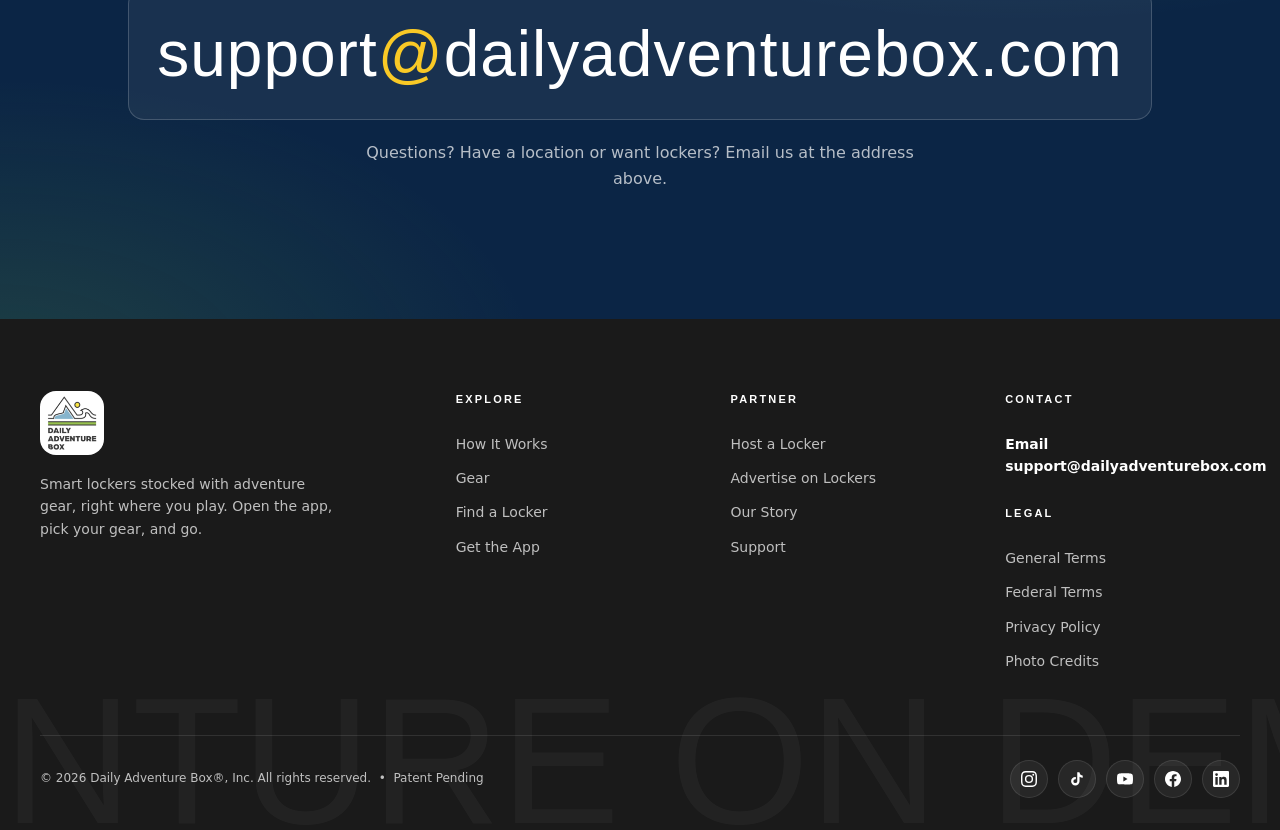
<file: gear.html>
<!DOCTYPE html>
<html lang="en">
<head>
<meta charset="UTF-8">
<meta name="viewport" content="width=device-width, initial-scale=1.0">
<meta http-equiv="Content-Security-Policy" content="default-src 'self'; script-src 'self' 'unsafe-inline'; style-src 'self' 'unsafe-inline' https://fonts.googleapis.com; font-src https://fonts.gstatic.com data:; img-src 'self' data: https:; connect-src 'self'; frame-src https://www.youtube.com https://www.youtube-nocookie.com; media-src 'self' https:;">
<title>Gear — DailyAdventureBox</title>
<meta name="description" content="Paddle boards, kayaks, skis, ski bikes, snowboards, sleds, tents, camp chairs, bikes, boat-day gear, sports and games. Premium gear for every season, stocked in DailyAdventureBox smart lockers and tailored to every location.">
<meta property="og:title" content="Gear — DailyAdventureBox">
<meta property="og:description" content="Paddle boards, kayaks, skis, ski bikes, snowboards, sleds, tents, camp chairs, bikes, boat-day gear, sports and games. Premium gear for every season, stocked in DailyAdventureBox smart lockers and tailored to every location.">
<meta property="og:type" content="website">
<meta property="og:image" content="https://dailyadventurebox-owner.github.io/Main-Website/media/snow-ski-bikes-md.webp">
<link rel="icon" type="image/png" href="media/dab-logo.png">
<link rel="apple-touch-icon" href="media/dab-logo.png">
<link rel="preconnect" href="https://fonts.googleapis.com">
<link rel="preconnect" href="https://fonts.gstatic.com" crossorigin>
<link href="https://fonts.googleapis.com/css2?family=Bebas+Neue&family=Inter:wght@400;500;600;700&family=Montserrat:wght@600;700;800&display=swap" rel="stylesheet">
<link rel="stylesheet" href="assets/site.css">
<script type="application/ld+json">
{"@context":"https://schema.org","@type":"Organization","name":"Daily Adventure Box","alternateName":"DailyAdventureBox","url":"https://www.dailyadventurebox.com","logo":"https://www.dailyadventurebox.com/img/dab-logo.png","description":"Smart lockers stocked with adventure gear, right where people play. Open the app, pick your gear, and the locker unlocks from your phone.","foundingDate":"2021-07-16","founder":{"@type":"Person","name":"Shay Putnam"},"areaServed":"US","email":"support@dailyadventurebox.com"}
</script>
</head>
<body>
<header class="nav" id="nav">
  <div class="nav-inner">
    <a class="nav-logo" href="index.html" aria-label="DailyAdventureBox home"><img src="media/dab-logo.png" alt=""><span class="nav-word">Daily<b>Adventure</b>Box</span></a>
    <nav>
      <ul class="nav-links">
        <li><a href="gear.html">Gear</a></li>
        <li><a href="locations.html">For Locations</a></li>
        <li><a href="ad-opportunities.html">For Brands</a></li>
        <li><a href="story.html">Our Story</a></li>
        <li><a href="https://www.dailyadventurebox.com/support" target="_top">Support</a></li>
        <li><a class="nav-cta" href="https://www.dailyadventurebox.com/download-app" target="_top">Get the App</a></li>
      </ul>
    </nav>
    <button class="nav-burger" id="navBurger" aria-label="Open menu"><span></span><span></span><span></span></button>
  </div>
</header>
<div class="nav-mobile" id="navMobile">
  <a href="index.html">Home</a>
  <a href="gear.html">Gear</a>
  <a href="locations.html">For Locations</a>
  <a href="ad-opportunities.html">For Brands</a>
  <a href="story.html">Our Story</a>
  <a href="https://www.dailyadventurebox.com/download-app" target="_top" style="color:var(--green)">Get the App</a>
  <div class="nav-mobile-foot">Questions? Email <strong>support@dailyadventurebox.com</strong></div>
</div>
<main>
<section class="page-hero">
  <div class="hero-media"><img class="kb" src="media/snow-powder-skier.webp" alt=""></div>
  <div class="hero-shade"></div>
  <div class="hero-content">
    <p class="eyebrow" style="color:var(--sun)">The Gear</p>
    <h1 class="display display-xl"><span class="line"><span>Every season.</span></span><span class="line"><span class="accent">Every adventure.</span></span></h1>
    <p class="lede">Paddle boards at the lake, skis and ski bikes on the mountain, tents and chairs at the campground. Every locker is stocked with quality gear from brands you know, matched to where it lives.</p>
    <div class="btn-row"><a class="btn btn-green" href="https://www.dailyadventurebox.com/download-app" target="_top">See What’s Near You in the App <span class="arrow">&rarr;</span></a></div>
  </div>
</section>

<nav class="jump" aria-label="Gear categories"><div class="jump-track">
  <a href="#water">Water</a><a href="#snow">Snow</a><a href="#beach">Beach</a><a href="#boat">Boat &amp; Lake</a><a href="#camp">Camp &amp; Trail</a><a href="#bikes">Bikes</a><a href="#sports">Sports &amp; Games</a><a href="#custom">Anything Else</a>
</div></nav>

<div class="marquee sun" aria-hidden="true"><div class="marquee-track"><span>Rent by the hour</span><span>Rent by the day</span><span>Pricing shown in the app</span></div></div>

<!-- WATER -->
<section class="section" id="water">
  <div class="container-wide">
    <div class="section-head" data-reveal>
      <p class="eyebrow">On the Water</p>
      <h2 class="display display-lg">Boards, boats <span class="accent-sky">and floats.</span></h2>
      <p class="lede">The core of every beach, lake and river locker.</p>
    </div>
    <div class="bento" data-stagger>
      <div class="tile span-2 row-2"><img src="media/sup-rackham-fusion-md.webp" alt="Stand-up paddle board"><span class="tag green">Paddle Boards</span><div class="tile-body"><h3>Stand-Up Paddle Boards</h3><p>Stable all-rounders for first-timers and performance boards for everyone else. Paddle and leash included.</p></div></div>
      <div class="tile"><img src="media/clj05-surfboards-locker-md.webp" alt="Surfboards"><div class="tile-body"><h3>Surfboards</h3><p>Soft-top longboards and shortboards.</p></div></div>
      <div class="tile"><img src="media/screenshot-surfboards-md.webp" alt="Body boards"><div class="tile-body"><h3>Body Boards</h3><p>Leash on, waves in.</p></div></div>
      <div class="tile"><img src="media/kayak-koda-120-md.webp" alt="Kayak"><div class="tile-body"><h3>Kayaks</h3><p>Sit-on-top and inflatable, solo or tandem.</p></div></div>
      <div class="tile"><img src="media/float-hangout-ladder-md.webp" alt="Inflatable hangout dock"><div class="tile-body"><h3>Hangout Docks</h3><p>A floating living room for the whole crew.</p></div></div>
      <div class="tile span-2"><img src="media/dji-drone-floats-md.webp" alt="Floats on the water from above"><span class="tag">Group favorite</span><div class="tile-body"><h3>Floats &amp; Loungers</h3><p>Hammocks, loungers and docks you can link together.</p></div></div>
      <div class="tile"><img src="media/b33i3420-md.webp" alt="Snorkel gear"><div class="tile-body"><h3>Snorkel Sets</h3><p>Mask, snorkel and fins, sized for adults and kids.</p></div></div>
      <div class="tile"><img src="media/sup-yoga-md.webp" alt="Paddle board yoga"><div class="tile-body"><h3>Yoga Boards</h3><p>Wide, steady boards made for a flow on the water.</p></div></div>
    </div>
  </div>
</section>

<!-- SNOW -->
<section class="section bg-ocean dark" id="snow">
  <div class="container-wide">
    <div class="section-head" data-reveal>
      <p class="eyebrow">On the Snow</p>
      <h2 class="display display-lg">Skis, ski bikes <span class="accent">and sleds.</span></h2>
      <p class="lede">Mountain and winter lockers carry the gear that makes a snow day: grab it at the lodge, the trailhead or the hill, and return it to the same locker.</p>
    </div>
    <div class="bento" data-stagger>
      <div class="tile span-2 row-2"><img src="media/snow-powder-skier-md.webp" alt="Skier in deep powder"><span class="tag green">Snow</span><div class="tile-body"><h3>Skis &amp; Poles</h3><p>All-mountain skis for groomers and powder days, sized for adults and kids.</p></div></div>
      <div class="tile span-2"><img src="media/snow-ski-bikes-md.webp" alt="Two ski bikes on a snowy slope"><span class="tag sun">Try something new</span><div class="tile-body"><h3>Ski Bikes</h3><p>Handlebars, a seat and short skis. If you can ride a bike, you can ride the mountain.</p></div></div>
      <div class="tile"><img src="media/snow-snowboard-air-md.webp" alt="Snowboarder in the air"><div class="tile-body"><h3>Snowboards</h3><p>Boards and bindings for first runs and park laps.</p></div></div>
      <div class="tile"><img src="media/snow-ski-boots-md.webp" alt="Ski boots"><div class="tile-body"><h3>Boots &amp; Helmets</h3><p>Boots, helmets and goggles to match.</p></div></div>
      <div class="tile"><img src="media/snow-tube-md.webp" alt="Rider on a snow tube"><div class="tile-body"><h3>Snow Tubes</h3><p>The fastest way down the sledding hill.</p></div></div>
      <div class="tile"><img src="media/snow-sled-md.webp" alt="Two people on a sled"><div class="tile-body"><h3>Sleds</h3><p>Classic sleds for one or two riders.</p></div></div>
      <div class="tile span-2"><img src="media/snow-snowshoe-group-md.webp" alt="Group snowshoeing through a snowy forest"><div class="tile-body"><h3>Snowshoes &amp; Trekking Poles</h3><p>Quiet trails, fresh snow, no lift ticket required.</p></div></div>
    </div>
  </div>
</section>

<!-- BOAT & LAKE -->
<section class="section" id="boat">
  <div class="container-wide">
    <div class="section-head" data-reveal>
      <p class="eyebrow">Boat &amp; Lake Day</p>
      <h2 class="display display-lg">Everything but <span class="accent-sky">the boat.</span></h2>
      <p class="lede">Lakeside and marina lockers stock the gear that turns a boat day into a great one.</p>
    </div>
    <div class="bento" data-stagger>
      <div class="tile span-2 row-2"><img src="media/boat-wakeboard-spray-md.webp" alt="Wakeboarder carving a spray"><span class="tag green">Towsports</span><div class="tile-body"><h3>Wakeboards &amp; Water Skis</h3><p>Boards, skis and kneeboards with ropes and handles, ready to clip on.</p></div></div>
      <div class="tile span-2"><img src="media/boat-canoe-mountain-md.webp" alt="Canoe on a calm mountain lake"><div class="tile-body"><h3>Canoes</h3><p>Paddle out from the dock or the shoreline.</p></div></div>
      <div class="tile"><img src="media/boat-life-jackets-md.webp" alt="Rack of life jackets"><div class="tile-body"><h3>Life Jackets</h3><p>In every size, from kids to adults.</p></div></div>
      <div class="tile"><img src="media/fish-fly-river-md.webp" alt="Angler fly fishing in a river"><div class="tile-body"><h3>Fishing Gear</h3><p>Rods, reels and tackle for dock, shore and boat.</p></div></div>
    </div>
    <div class="chips" style="margin-top:28px" data-reveal>
      <span class="chip">Kneeboards</span><span class="chip">Towable tubes</span><span class="chip">Tow ropes</span><span class="chip">Dock lines &amp; fenders</span><span class="chip">Waterproof speakers</span>
    </div>
  </div>
</section>

<!-- BEACH -->
<section class="section bg-sand" id="beach">
  <div class="container">
    <div class="feature-row">
      <div data-reveal="left">
        <p class="eyebrow">Beach &amp; Shade</p>
        <h2 class="display display-lg">Everything for <span class="accent">a full day.</span></h2>
        <p class="lede">The stuff that never fits in the car. Grab it from the locker, enjoy it all day, and put it back on your way out.</p>
        <div class="chips" style="margin-top:28px">
          <span class="chip">Beach chairs</span><span class="chip">Sun shades</span><span class="chip">Umbrellas</span><span class="chip">Coolers</span><span class="chip">Beach carts</span><span class="chip">Towels</span><span class="chip">Sand toys</span>
        </div>
      </div>
      <div data-reveal="right"><div class="feature-media"><img src="media/bote-ad-rendering.webp" alt="Beach chair and gear bag beside a DailyAdventureBox locker on the sand"></div></div>
    </div>
  </div>
</section>

<!-- CAMP & TRAIL -->
<section class="section" id="camp">
  <div class="container-wide">
    <div class="section-head" data-reveal>
      <p class="eyebrow">Camp &amp; Trail</p>
      <h2 class="display display-lg">Pitch it, light it, <span class="accent">sleep under it.</span></h2>
      <p class="lede">Campground and park lockers carry the gear most people don’t own, or don’t want to haul: tents, chairs, lanterns and everything for the fire.</p>
    </div>
    <div class="bento" data-stagger>
      <div class="tile span-2 row-2"><img src="media/camp-tent-mountains-md.webp" alt="Tent pitched above the clouds in the mountains"><span class="tag green">Camp</span><div class="tile-body"><h3>Tents &amp; Sleeping Gear</h3><p>Two-person to family tents, sleeping pads and bags.</p></div></div>
      <div class="tile span-2"><img src="media/camp-fire-chairs-md.webp" alt="Camp chairs around a fire pit"><div class="tile-body"><h3>Camp Chairs &amp; Fire</h3><p>Folding chairs, fire starters and roasting sticks.</p></div></div>
      <div class="tile"><img src="media/camp-lantern-pack-md.webp" alt="Lantern, backpack and water bottle"><div class="tile-body"><h3>Lanterns &amp; Packs</h3><p>Light for the campsite, packs for the trail.</p></div></div>
      <div class="tile"><img src="media/camp-hammock-lake-md.webp" alt="Hammock strung between pines by a lake"><div class="tile-body"><h3>Hammocks</h3><p>Two trees and you’re set.</p></div></div>
      <div class="tile span-2"><img src="media/camp-canopy-chairs-md.webp" alt="Pop-up canopy over a campsite with chairs"><div class="tile-body"><h3>Canopies &amp; Camp Tables</h3><p>Shade and a home base for the whole group.</p></div></div>
      <div class="tile span-2"><img src="media/trail-backpackers-md.webp" alt="Hikers with packs on a meadow trail"><div class="tile-body"><h3>Trail Gear</h3><p>Trekking poles, daypacks and hydration packs.</p></div></div>
    </div>
  </div>
</section>

<!-- BIKES -->
<section class="section bg-sand" id="bikes">
  <div class="container">
    <div class="feature-row">
      <div data-reveal="left">
        <p class="eyebrow">Bikes</p>
        <h2 class="display display-lg">Two wheels, <span class="accent-sky">any trail.</span></h2>
        <p class="lede">Trail bikes for the singletrack, cruisers for the boardwalk and the campground loop. Helmets included.</p>
        <div class="chips" style="margin-top:28px"><span class="chip">Mountain bikes</span><span class="chip">Beach cruisers</span><span class="chip">Kids’ bikes</span><span class="chip">Helmets</span><span class="chip">Bike locks</span></div>
      </div>
      <div data-reveal="right"><div class="feature-media"><img src="media/bike-mountain-view.webp" alt="Mountain biker looking out over a valley"></div></div>
    </div>
  </div>
</section>

<!-- SPORTS -->
<section class="section" id="sports">
  <div class="container">
    <div class="feature-row flip">
      <div data-reveal="right">
        <p class="eyebrow">Sports &amp; Games</p>
        <h2 class="display display-lg">Pick-up game, <span class="accent-sky">sorted.</span></h2>
        <p class="lede">Small-gear lockers at parks, pavilions and recreation areas carry the games that turn a quiet afternoon into a tournament.</p>
        <div class="chips" style="margin-top:28px">
          <span class="chip">Footballs</span><span class="chip">Volleyball</span><span class="chip">Spikeball</span><span class="chip">Cornhole</span><span class="chip">Frisbees</span><span class="chip">Pickleball</span><span class="chip">Soccer balls</span><span class="chip">Basketballs</span><span class="chip">Kan Jam</span>
        </div>
      </div>
      <div data-reveal="left"><div class="feature-media"><img src="media/clj05-v2-sports-gear.webp" alt="Sports gear stocked in a DailyAdventureBox small-gear locker"></div></div>
    </div>
  </div>
</section>

<!-- CUSTOM -->
<section class="section bg-ocean dark" id="custom">
  <div class="container">
    <div class="section-head center" data-reveal>
      <p class="eyebrow">Anything &amp; Everything</p>
      <h2 class="display display-lg">Your location. <span class="accent">Your mix.</span></h2>
      <p class="lede">Hosting a locker? We stock it for your guests. Ski lodge, lakefront campground, oceanfront resort, a marina or a neighborhood pool: tell us what people love to do there and we’ll build the box around it.</p>
    </div>
    <div class="grid grid-4" data-stagger>
      <div class="card card-dark"><div class="icon">&#129359;</div><h3>Disc Golf &amp; Lawn Games</h3><p>Discs, ladders and giant yard games for the course and the campsite.</p></div>
      <div class="card card-dark"><div class="icon">&#128756;</div><h3>Scooters &amp; Skates</h3><p>Wheels for the boardwalk, the path and the parking lot.</p></div>
      <div class="card card-dark"><div class="icon">&#129489;&#8205;&#127891;</div><h3>Kids’ Gear</h3><p>Boogie boards, life jackets, sand toys and small boards.</p></div>
      <div class="card card-dark"><div class="icon">&#10024;</div><h3>Something Else?</h3><p>If people play with it, we can box it. Just ask.</p></div>
    </div>
  </div>
</section>

<!-- RENTER FAQ -->
<section class="section bg-sand" id="faq">
  <div class="container">
    <div class="section-head center" data-reveal>
      <p class="eyebrow">Good to Know</p>
      <h2 class="display display-lg">Renter questions, <span class="accent">answered.</span></h2>
    </div>
    <div class="faq" data-reveal>
      <details><summary>How much does it cost?</summary><div class="answer">Pricing is set per location and per item and is always shown in the app before you rent. Most gear rents by the hour, and many lockers offer day rates.</div></details>
      <details><summary>The locker at my hotel or base isn’t in the app. Can I rent it?</summary><div class="answer">Yes, if you’re a guest there. Private lockers aren’t listed publicly. Scan the code on the locker to open it in the app.</div></details>
      <details><summary>Do I need to book ahead?</summary><div class="answer">No. Walk up to any public locker, or a private one where you’re a guest, and rent what’s inside right now.</div></details>
      <details><summary>Where do I return the gear?</summary><div class="answer">To the same locker you took it from. Put it back the way you found it and end the rental in the app.</div></details>
      <details><summary>What if something breaks or gets lost?</summary><div class="answer">Normal wear is on us. Our rental terms and safety waiver, accepted before the door opens, explain damage or loss. Email <strong>support@dailyadventurebox.com</strong> and we’ll sort it out.</div></details>
      <details><summary>Can kids rent?</summary><div class="answer">Accounts are for adults. Parents and guardians rent on behalf of their kids and are responsible for them, including life jackets and supervision on the water.</div></details>
      <details><summary>Is the gear clean?</summary><div class="answer">Yes. Equipment is inspected, cleaned and maintained between rentals, and anything that doesn’t meet our standard gets pulled.</div></details>
    </div>
  </div>
</section>

<section class="section bg-ocean dark" id="contact">
  <div class="container contact-block" data-reveal>
    <p class="eyebrow" style="justify-content:center">Get in Touch</p>
    <h2 class="display display-lg">Want Something Stocked?</h2>
    <div class="email-big">support<span class="at">@</span>dailyadventurebox.com</div>
    <p class="contact-note">Questions? Have a location or want lockers? Email us at the address above.</p>
  </div>
</section>

</main>
<footer class="footer">
  <div class="footer-big" aria-hidden="true">ADVENTURE ON DEMAND</div>
  <div class="container" style="position:relative;z-index:1">
    <div class="footer-grid">
      <div class="footer-brand">
        <img src="media/dab-logo.png" alt="DailyAdventureBox">
        <p>Smart lockers stocked with adventure gear, right where you play. Open the app, pick your gear, and go.</p>
      </div>
      <div class="footer-col">
        <h4>Explore</h4>
        <a href="index.html#how">How It Works</a>
        <a href="gear.html">Gear</a>
        <a href="index.html#where">Find a Locker</a>
        <a href="https://www.dailyadventurebox.com/download-app" target="_top">Get the App</a>
      </div>
      <div class="footer-col">
        <h4>Partner</h4>
        <a href="locations.html">Host a Locker</a>
        <a href="ad-opportunities.html">Advertise on Lockers</a>
        <a href="story.html">Our Story</a>
        <a href="https://www.dailyadventurebox.com/support" target="_top">Support</a>
      </div>
      <div class="footer-col">
        <h4>Contact</h4>
        <span class="plain" style="display:block;font-size:14px;padding:6px 0;">Email support@dailyadventurebox.com</span>
        <h4 style="margin-top:22px">Legal</h4>
        <a href="https://www.dailyadventurebox.com/general-terms-and-conditions" target="_top">General Terms</a>
        <a href="https://www.dailyadventurebox.com/federal-terms-and-conditions" target="_top">Federal Terms</a>
        <a href="https://www.dailyadventurebox.com/privacy-policy" target="_top">Privacy Policy</a>
        <a href="credits.html">Photo Credits</a>
      </div>
    </div>
    <div class="footer-bottom">
      <span>&copy; <span data-year>2026</span> Daily Adventure Box&#174;, Inc. All rights reserved. &nbsp;&bull;&nbsp; Patent Pending</span>
      <div class="footer-socials">
        <a href="https://www.instagram.com/dailyadventurebox" target="_blank" rel="noopener noreferrer" title="Instagram"><svg viewBox="0 0 24 24"><path d="M12 2.163c3.204 0 3.584.012 4.85.07 3.252.148 4.771 1.691 4.919 4.919.058 1.265.069 1.645.069 4.849 0 3.205-.012 3.584-.069 4.849-.149 3.225-1.664 4.771-4.919 4.919-1.266.058-1.644.07-4.85.07-3.204 0-3.584-.012-4.849-.07-3.26-.149-4.771-1.699-4.919-4.92-.058-1.265-.07-1.644-.07-4.849 0-3.204.013-3.583.07-4.849.149-3.227 1.664-4.771 4.919-4.919 1.266-.057 1.645-.069 4.849-.069zM12 0C8.741 0 8.333.014 7.053.072 2.695.272.273 2.69.073 7.052.014 8.333 0 8.741 0 12c0 3.259.014 3.668.072 4.948.2 4.358 2.618 6.78 6.98 6.98C8.333 23.986 8.741 24 12 24c3.259 0 3.668-.014 4.948-.072 4.354-.2 6.782-2.618 6.979-6.98.059-1.28.073-1.689.073-4.948 0-3.259-.014-3.667-.072-4.947-.196-4.354-2.617-6.78-6.979-6.98C15.668.014 15.259 0 12 0zm0 5.838a6.162 6.162 0 100 12.324 6.162 6.162 0 000-12.324zM12 16a4 4 0 110-8 4 4 0 010 8zm6.406-11.845a1.44 1.44 0 100 2.881 1.44 1.44 0 000-2.881z"/></svg></a>
        <a href="https://www.tiktok.com/@dailyadventurebox" target="_blank" rel="noopener noreferrer" title="TikTok"><svg viewBox="0 0 24 24"><path d="M19.59 6.69a4.83 4.83 0 01-3.77-4.25V2h-3.45v13.67a2.89 2.89 0 01-2.88 2.5 2.89 2.89 0 01-2.89-2.89 2.89 2.89 0 012.89-2.89c.28 0 .54.04.79.1V9.01a6.27 6.27 0 00-.79-.05 6.34 6.34 0 00-6.34 6.34 6.34 6.34 0 006.34 6.34 6.34 6.34 0 006.34-6.34V8.75a8.18 8.18 0 004.76 1.52V6.84a4.84 4.84 0 01-1-.15z"/></svg></a>
        <a href="https://www.youtube.com/@DailyAdventureBox" target="_blank" rel="noopener noreferrer" title="YouTube"><svg viewBox="0 0 24 24"><path d="M23.498 6.186a3.016 3.016 0 00-2.122-2.136C19.505 3.545 12 3.545 12 3.545s-7.505 0-9.377.505A3.017 3.017 0 00.502 6.186C0 8.07 0 12 0 12s0 3.93.502 5.814a3.016 3.016 0 002.122 2.136c1.871.505 9.376.505 9.376.505s7.505 0 9.377-.505a3.015 3.015 0 002.122-2.136C24 15.93 24 12 24 12s0-3.93-.502-5.814zM9.545 15.568V8.432L15.818 12l-6.273 3.568z"/></svg></a>
        <a href="https://www.facebook.com/DailyAdventureBox" target="_blank" rel="noopener noreferrer" title="Facebook"><svg viewBox="0 0 24 24"><path d="M24 12.073c0-6.627-5.373-12-12-12s-12 5.373-12 12c0 5.99 4.388 10.954 10.125 11.854v-8.385H7.078v-3.47h3.047V9.43c0-3.007 1.792-4.669 4.533-4.669 1.312 0 2.686.235 2.686.235v2.953H15.83c-1.491 0-1.956.925-1.956 1.874v2.25h3.328l-.532 3.47h-2.796v8.385C19.612 23.027 24 18.062 24 12.073z"/></svg></a>
        <a href="https://www.linkedin.com/company/dailyadventurebox" target="_blank" rel="noopener noreferrer" title="LinkedIn"><svg viewBox="0 0 24 24"><path d="M20.447 20.452h-3.554v-5.569c0-1.328-.027-3.037-1.852-3.037-1.853 0-2.136 1.445-2.136 2.939v5.667H9.351V9h3.414v1.561h.046c.477-.9 1.637-1.85 3.37-1.85 3.601 0 4.267 2.37 4.267 5.455v6.286zM5.337 7.433a2.062 2.062 0 01-2.063-2.065 2.064 2.064 0 112.063 2.065zm1.782 13.019H3.555V9h3.564v11.452zM22.225 0H1.771C.792 0 0 .774 0 1.729v20.542C0 23.227.792 24 1.771 24h20.451C23.2 24 24 23.227 24 22.271V1.729C24 .774 23.2 0 22.222 0h.003z"/></svg></a>
      </div>
    </div>
  </div>
</footer>
<script src="assets/site.js"></script>
</body>
</html>
</file>
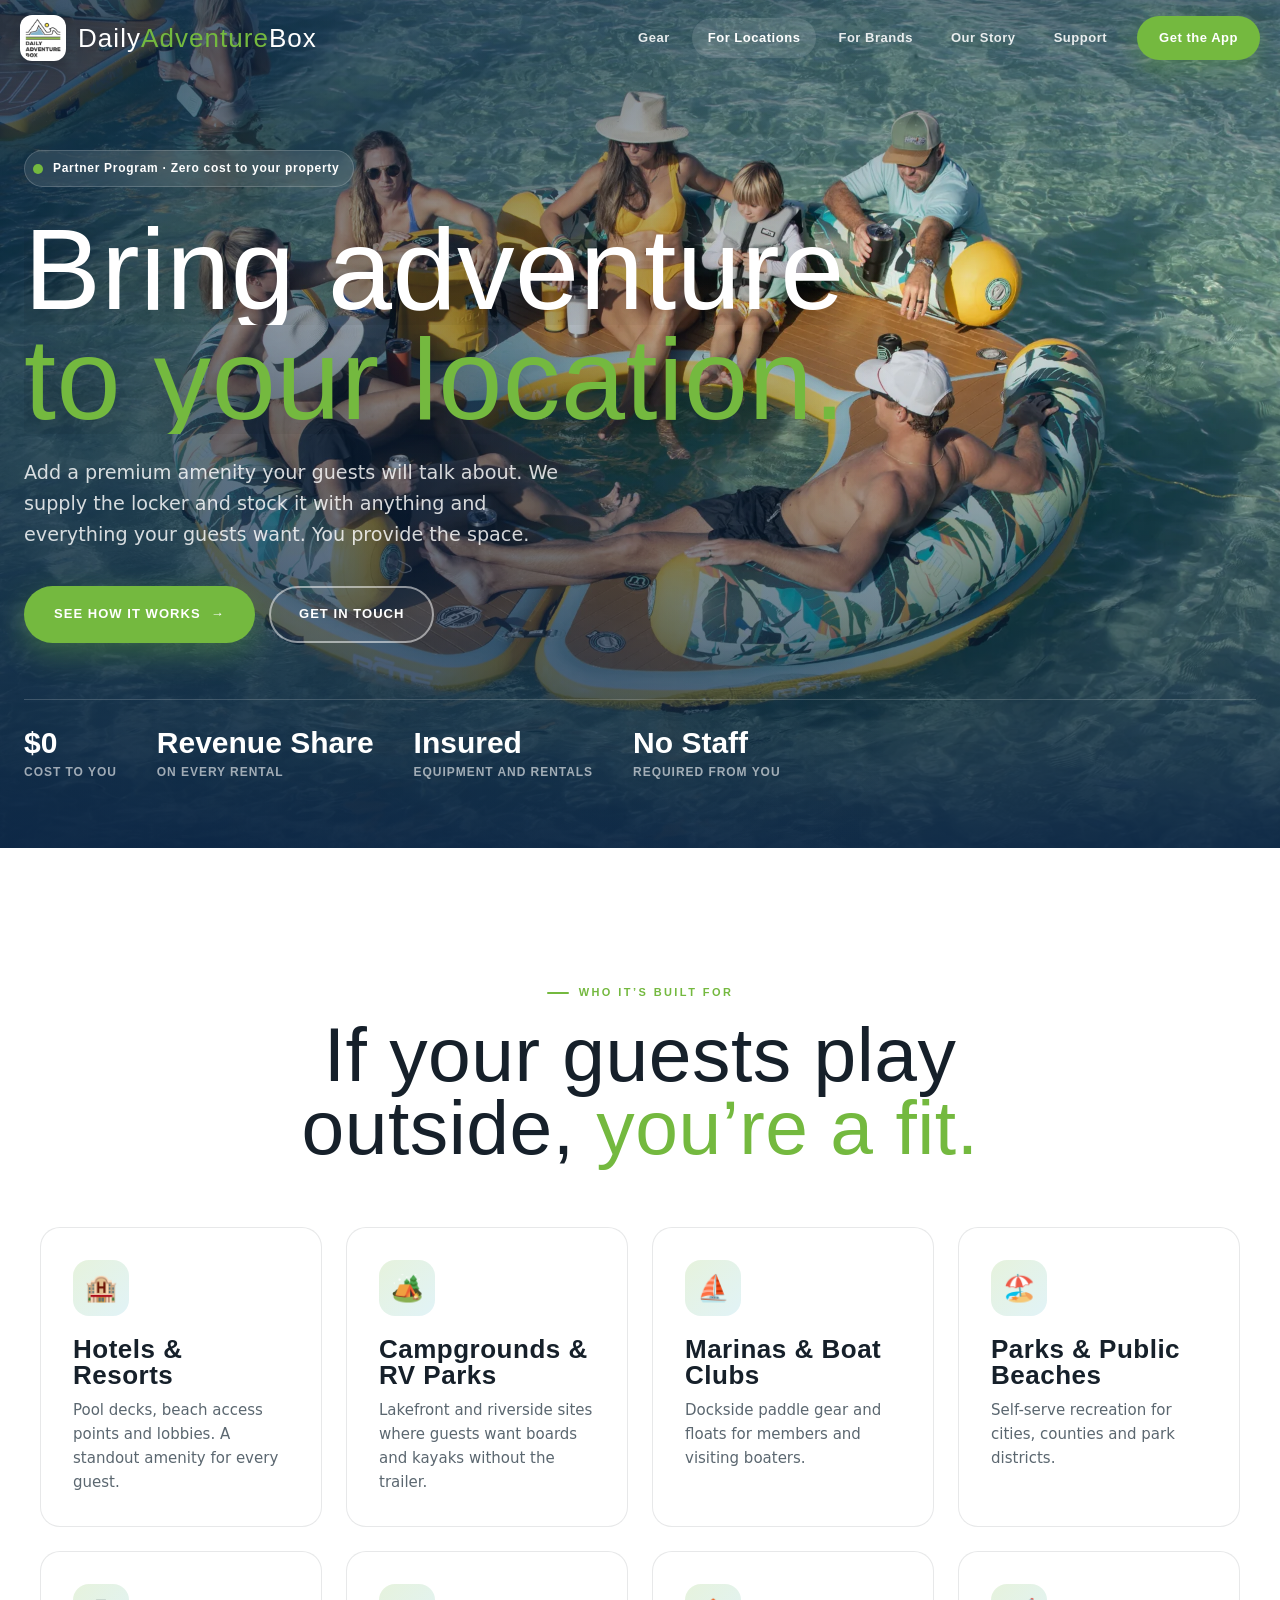
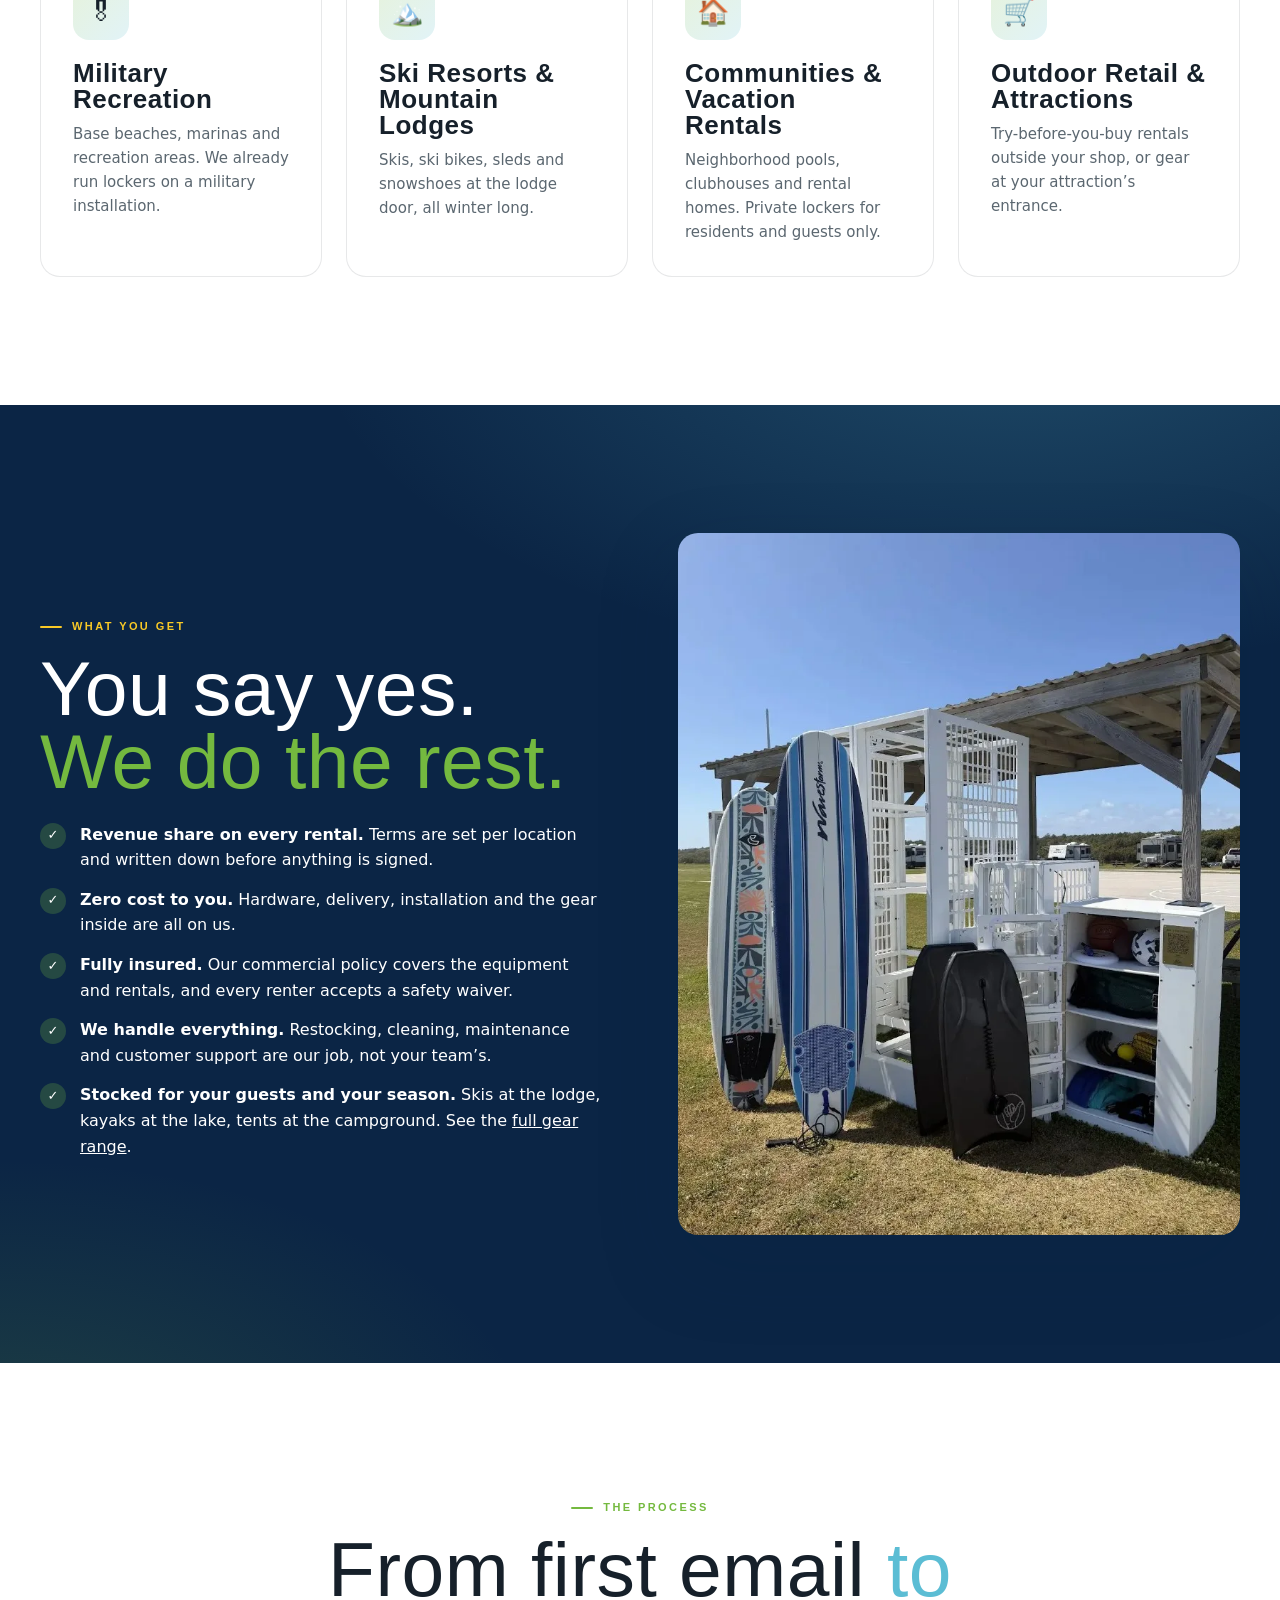
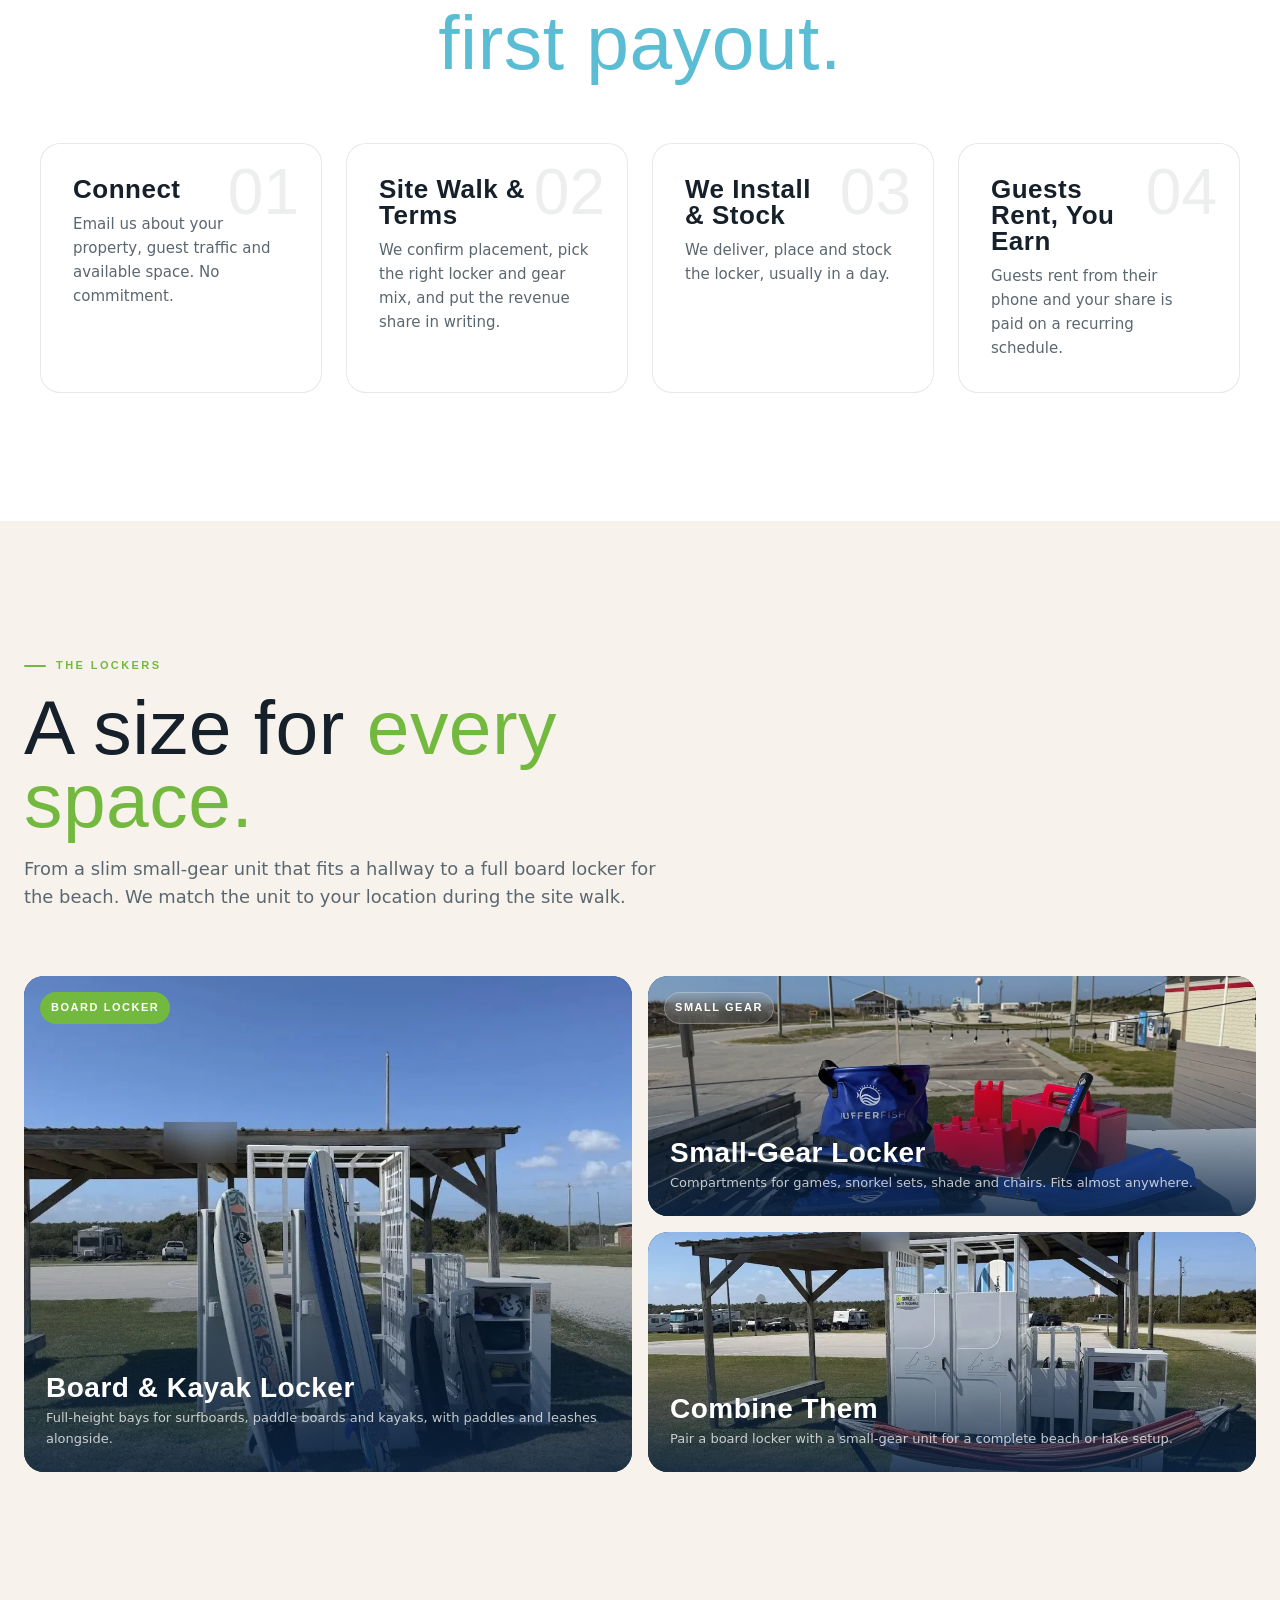
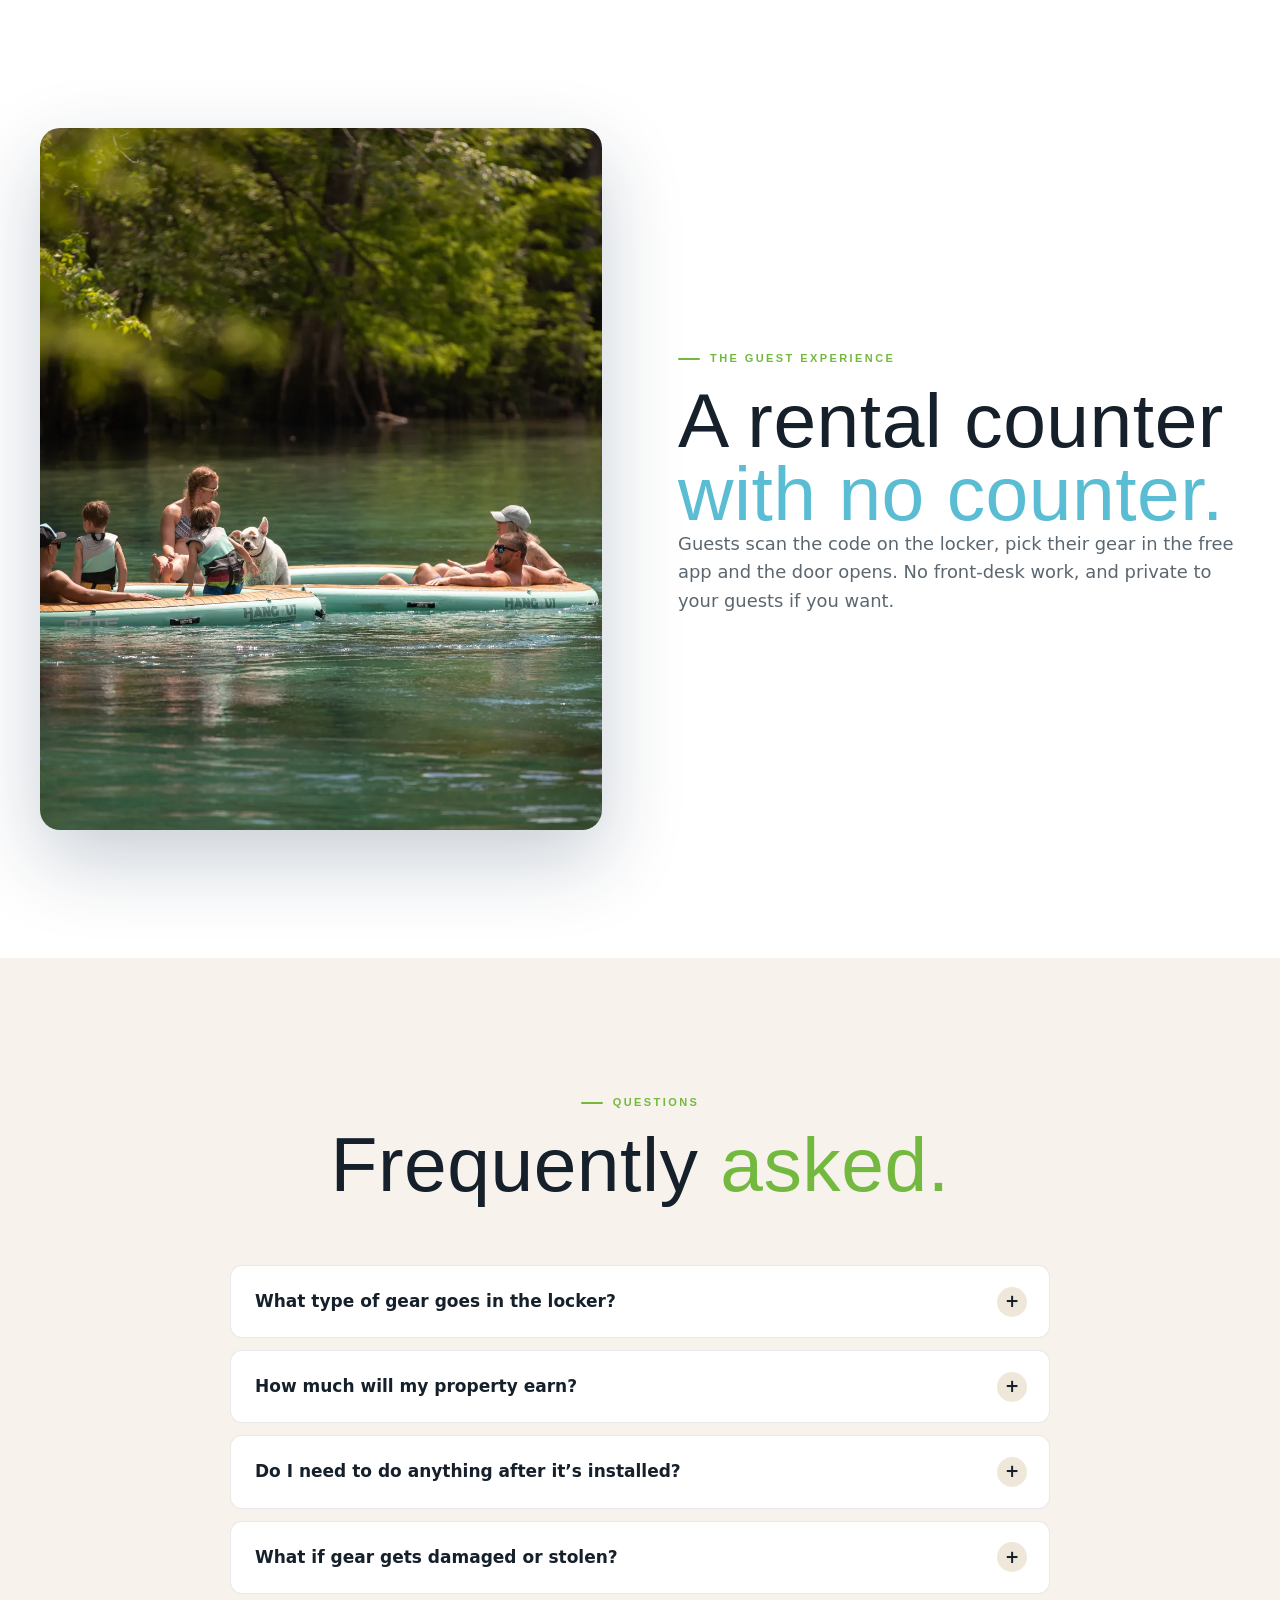
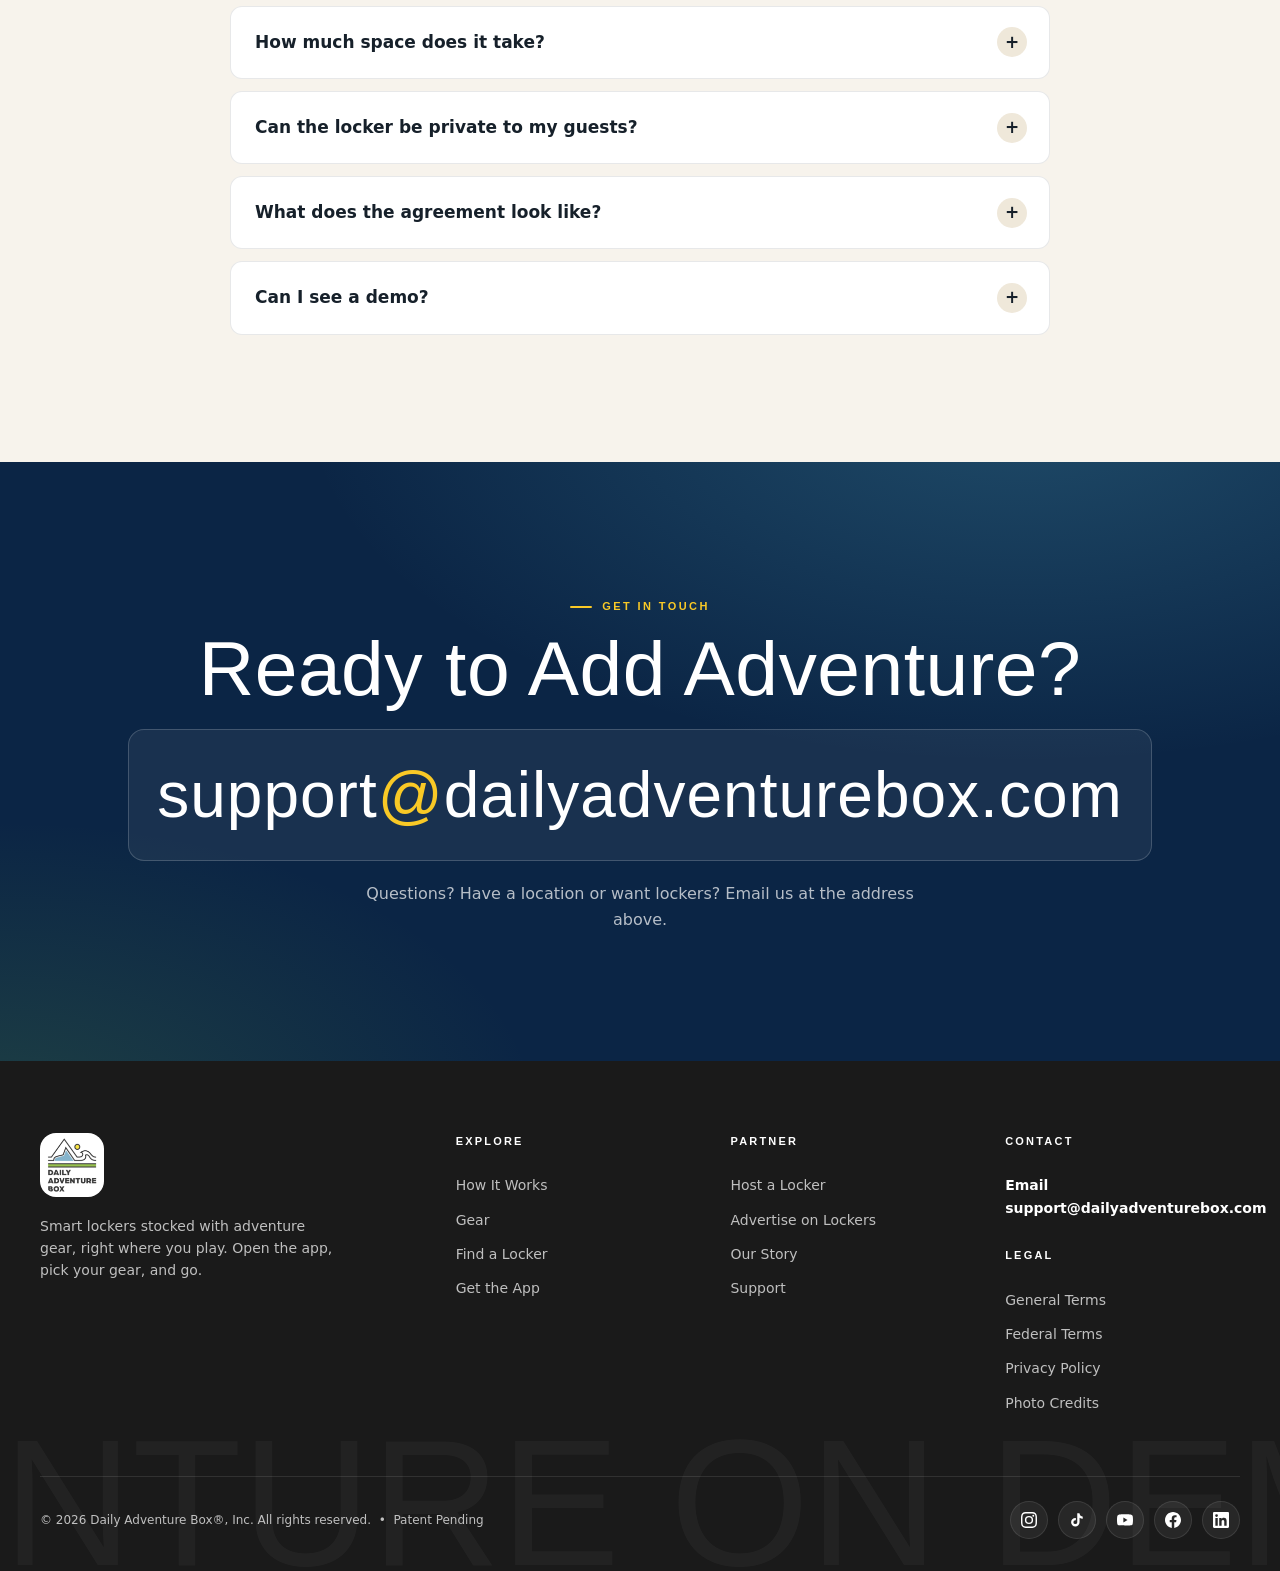
<file: locations.html>
<!DOCTYPE html>
<html lang="en">
<head>
<meta charset="UTF-8">
<meta name="viewport" content="width=device-width, initial-scale=1.0">
<meta http-equiv="Content-Security-Policy" content="default-src 'self'; script-src 'self' 'unsafe-inline'; style-src 'self' 'unsafe-inline' https://fonts.googleapis.com; font-src https://fonts.gstatic.com data:; img-src 'self' data: https:; connect-src 'self'; frame-src https://www.youtube.com https://www.youtube-nocookie.com; media-src 'self' https:;">
<title>Host a Locker — DailyAdventureBox for Locations</title>
<meta name="description" content="Add a premium amenity your guests will love with zero cost to your property. DailyAdventureBox supplies, stocks and maintains smart gear lockers at hotels, resorts, ski areas, campgrounds, marinas, parks and military recreation areas.">
<meta property="og:title" content="Host a Locker — DailyAdventureBox for Locations">
<meta property="og:description" content="Add a premium amenity your guests will love with zero cost to your property. DailyAdventureBox supplies, stocks and maintains smart gear lockers at hotels, resorts, ski areas, campgrounds, marinas, parks and military recreation areas.">
<meta property="og:type" content="website">
<meta property="og:image" content="https://dailyadventurebox-owner.github.io/Main-Website/media/b33i3420-md.webp">
<link rel="icon" type="image/png" href="media/dab-logo.png">
<link rel="apple-touch-icon" href="media/dab-logo.png">
<link rel="preconnect" href="https://fonts.googleapis.com">
<link rel="preconnect" href="https://fonts.gstatic.com" crossorigin>
<link href="https://fonts.googleapis.com/css2?family=Bebas+Neue&family=Inter:wght@400;500;600;700&family=Montserrat:wght@600;700;800&display=swap" rel="stylesheet">
<link rel="stylesheet" href="assets/site.css">
<script type="application/ld+json">
{"@context":"https://schema.org","@type":"Organization","name":"Daily Adventure Box","alternateName":"DailyAdventureBox","url":"https://www.dailyadventurebox.com","logo":"https://www.dailyadventurebox.com/img/dab-logo.png","description":"Smart lockers stocked with adventure gear, right where people play. Open the app, pick your gear, and the locker unlocks from your phone.","foundingDate":"2021-07-16","founder":{"@type":"Person","name":"Shay Putnam"},"areaServed":"US","email":"support@dailyadventurebox.com"}
</script>
</head>
<body>
<header class="nav" id="nav">
  <div class="nav-inner">
    <a class="nav-logo" href="index.html" aria-label="DailyAdventureBox home"><img src="media/dab-logo.png" alt=""><span class="nav-word">Daily<b>Adventure</b>Box</span></a>
    <nav>
      <ul class="nav-links">
        <li><a href="gear.html">Gear</a></li>
        <li><a href="locations.html">For Locations</a></li>
        <li><a href="ad-opportunities.html">For Brands</a></li>
        <li><a href="story.html">Our Story</a></li>
        <li><a href="https://www.dailyadventurebox.com/support" target="_top">Support</a></li>
        <li><a class="nav-cta" href="https://www.dailyadventurebox.com/download-app" target="_top">Get the App</a></li>
      </ul>
    </nav>
    <button class="nav-burger" id="navBurger" aria-label="Open menu"><span></span><span></span><span></span></button>
  </div>
</header>
<div class="nav-mobile" id="navMobile">
  <a href="index.html">Home</a>
  <a href="gear.html">Gear</a>
  <a href="locations.html">For Locations</a>
  <a href="ad-opportunities.html">For Brands</a>
  <a href="story.html">Our Story</a>
  <a href="https://www.dailyadventurebox.com/download-app" target="_top" style="color:var(--green)">Get the App</a>
  <div class="nav-mobile-foot">Questions? Email <strong>support@dailyadventurebox.com</strong></div>
</div>
<main>
<section class="page-hero">
  <div class="hero-media"><img class="kb" src="media/b33i3420.webp" alt=""></div>
  <div class="hero-shade"></div>
  <div class="hero-content">
    <div class="hero-kicker"><span class="dot"></span> Partner Program &middot; Zero cost to your property</div>
    <h1 class="display display-xl"><span class="line"><span>Bring adventure</span></span><span class="line"><span class="accent">to your location.</span></span></h1>
    <p class="lede">Add a premium amenity your guests will talk about. We supply the locker and stock it with anything and everything your guests want. You provide the space.</p>
    <div class="btn-row"><a class="btn btn-green" href="#how">See How It Works <span class="arrow">&rarr;</span></a><a class="btn btn-outline" href="#contact">Get in Touch</a></div>
    <div class="hero-stats">
      <div class="hero-stat"><strong>$0</strong><span>cost to you</span></div>
      <div class="hero-stat"><strong>Revenue Share</strong><span>on every rental</span></div>
      <div class="hero-stat"><strong>Insured</strong><span>equipment and rentals</span></div>
      <div class="hero-stat"><strong>No Staff</strong><span>required from you</span></div>
    </div>
  </div>
</section>

<!-- WHO IT'S FOR -->
<section class="section" id="who">
  <div class="container">
    <div class="section-head center" data-reveal>
      <p class="eyebrow">Who It’s Built For</p>
      <h2 class="display display-lg">If your guests play outside, <span class="accent">you’re a fit.</span></h2>
    </div>
    <div class="grid grid-4" data-stagger>
      <div class="card card-glow"><div class="icon">&#127976;</div><h3>Hotels &amp; Resorts</h3><p>Pool decks, beach access points and lobbies. A standout amenity for every guest.</p></div>
      <div class="card card-glow"><div class="icon">&#127957;&#65039;</div><h3>Campgrounds &amp; RV Parks</h3><p>Lakefront and riverside sites where guests want boards and kayaks without the trailer.</p></div>
      <div class="card card-glow"><div class="icon">&#9973;</div><h3>Marinas &amp; Boat Clubs</h3><p>Dockside paddle gear and floats for members and visiting boaters.</p></div>
      <div class="card card-glow"><div class="icon">&#127958;&#65039;</div><h3>Parks &amp; Public Beaches</h3><p>Self-serve recreation for cities, counties and park districts.</p></div>
      <div class="card card-glow"><div class="icon">&#127894;</div><h3>Military Recreation</h3><p>Base beaches, marinas and recreation areas. We already run lockers on a military installation.</p></div>
      <div class="card card-glow"><div class="icon">&#127956;&#65039;</div><h3>Ski Resorts &amp; Mountain Lodges</h3><p>Skis, ski bikes, sleds and snowshoes at the lodge door, all winter long.</p></div>
      <div class="card card-glow"><div class="icon">&#127968;</div><h3>Communities &amp; Vacation Rentals</h3><p>Neighborhood pools, clubhouses and rental homes. Private lockers for residents and guests only.</p></div>
      <div class="card card-glow"><div class="icon">&#128722;</div><h3>Outdoor Retail &amp; Attractions</h3><p>Try-before-you-buy rentals outside your shop, or gear at your attraction’s entrance.</p></div>
    </div>
  </div>
</section>

<!-- WHAT YOU GET -->
<section class="section bg-ocean dark" id="benefits">
  <div class="container">
    <div class="feature-row">
      <div data-reveal="left">
        <p class="eyebrow">What You Get</p>
        <h2 class="display display-lg">You say yes.<br><span class="accent">We do the rest.</span></h2>
                <ul class="check-list">
          <li><div><strong>Revenue share on every rental.</strong> Terms are set per location and written down before anything is signed.</div></li>
          <li><div><strong>Zero cost to you.</strong> Hardware, delivery, installation and the gear inside are all on us.</div></li>
          <li><div><strong>Fully insured.</strong> Our commercial policy covers the equipment and rentals, and every renter accepts a safety waiver.</div></li>
          <li><div><strong>We handle everything.</strong> Restocking, cleaning, maintenance and customer support are our job, not your team’s.</div></li>
          <li><div><strong>Stocked for your guests and your season.</strong> Skis at the lodge, kayaks at the lake, tents at the campground. See the <a href="gear.html" style="text-decoration:underline">full gear range</a>.</div></li>
        </ul>
      </div>
      <div data-reveal="right"><div class="feature-media"><img src="media/clj05-locker-open.webp" alt="Open DailyAdventureBox locker with surfboards and small gear"></div></div>
    </div>
  </div>
</section>

<!-- HOW IT WORKS -->
<section class="section" id="how">
  <div class="container">
    <div class="section-head center" data-reveal>
      <p class="eyebrow">The Process</p>
      <h2 class="display display-lg">From first email <span class="accent-sky">to first payout.</span></h2>
    </div>
    <div class="grid grid-4" data-stagger>
      <div class="card" style="position:relative"><span class="kicker-num">01</span><h3>Connect</h3><p>Email us about your property, guest traffic and available space. No commitment.</p></div>
      <div class="card" style="position:relative"><span class="kicker-num">02</span><h3>Site Walk &amp; Terms</h3><p>We confirm placement, pick the right locker and gear mix, and put the revenue share in writing.</p></div>
      <div class="card" style="position:relative"><span class="kicker-num">03</span><h3>We Install &amp; Stock</h3><p>We deliver, place and stock the locker, usually in a day.</p></div>
      <div class="card" style="position:relative"><span class="kicker-num">04</span><h3>Guests Rent, You Earn</h3><p>Guests rent from their phone and your share is paid on a recurring schedule.</p></div>
    </div>
  </div>
</section>

<!-- LOCKER LINEUP -->
<section class="section bg-sand" id="lockers">
  <div class="container-wide">
    <div class="section-head" data-reveal>
      <p class="eyebrow">The Lockers</p>
      <h2 class="display display-lg">A size for <span class="accent">every space.</span></h2>
      <p class="lede">From a slim small-gear unit that fits a hallway to a full board locker for the beach. We match the unit to your location during the site walk.</p>
    </div>
    <div class="bento" data-stagger>
      <div class="tile span-2 row-2"><img src="media/clj05-wide-bluesky.webp" alt="Full-size board locker under a pavilion"><span class="tag green">Board Locker</span><div class="tile-body"><h3>Board &amp; Kayak Locker</h3><p>Full-height bays for surfboards, paddle boards and kayaks, with paddles and leashes alongside.</p></div></div>
      <div class="tile span-2"><img src="media/clj03-01-md.webp" alt="Small-gear locker"><span class="tag">Small Gear</span><div class="tile-body"><h3>Small-Gear Locker</h3><p>Compartments for games, snorkel sets, shade and chairs. Fits almost anywhere.</p></div></div>
      <div class="tile span-2"><img src="media/clj05-full-setup-md.webp" alt="Board locker and small-gear locker together"><div class="tile-body"><h3>Combine Them</h3><p>Pair a board locker with a small-gear unit for a complete beach or lake setup.</p></div></div>
    </div>
  </div>
</section>

<!-- GUEST EXPERIENCE -->
<section class="section" id="guests">
  <div class="container">
    <div class="feature-row flip">
      <div data-reveal="right">
        <p class="eyebrow">The Guest Experience</p>
        <h2 class="display display-lg">A rental counter <span class="accent-sky">with no counter.</span></h2>
        <p class="lede">Guests scan the code on the locker, pick their gear in the free app and the door opens. No front-desk work, and private to your guests if you want.</p>
      </div>
      <div data-reveal="left"><div class="feature-media"><img src="media/river-group-float.webp" alt="Guests relaxing on an inflatable hangout dock"></div></div>
    </div>
  </div>
</section>

<!-- FAQ -->
<section class="section bg-sand" id="faq">
  <div class="container">
    <div class="section-head center" data-reveal>
      <p class="eyebrow">Questions</p>
      <h2 class="display display-lg">Frequently <span class="accent">asked.</span></h2>
    </div>
    <div class="faq" data-reveal>
      <details><summary>What type of gear goes in the locker?</summary><div class="answer">Gear for every season, chosen for your location and guests, from paddle boards and skis to tents, bikes and games. See the <a href="gear.html" style="text-decoration:underline">Gear page</a> for the full range.</div></details>
      <details><summary>How much will my property earn?</summary><div class="answer">Revenue share is set per location based on expected traffic, location type and locker size. You’ll see clear numbers before anything is signed. No surprises.</div></details>
      <details><summary>Do I need to do anything after it’s installed?</summary><div class="answer">No. We handle restocking, maintenance, cleaning and customer support.</div></details>
      <details><summary>What if gear gets damaged or stolen?</summary><div class="answer">All equipment is covered by our commercial insurance, and renters accept our terms and a safety waiver at checkout. Damage, loss or theft is handled by us and the renter under those terms, not by your staff.</div></details>
      <details><summary>How much space does it take?</summary><div class="answer">Our small-gear unit has a footprint smaller than a mini-fridge and works indoors or outdoors. Board lockers need a bit more room. We do a site walk before installation and confirm the right placement for your space.</div></details>
      <details><summary>Can the locker be private to my guests?</summary><div class="answer">Yes. Private lockers are not shown in the public app map and are available only to your guests, members or residents.</div></details>
      <details><summary>What does the agreement look like?</summary><div class="answer">Terms are worked out per location. Our standard agreement covers installation, revenue share, maintenance, insurance and clear exit terms.</div></details>
      <details><summary>Can I see a demo?</summary><div class="answer">Yes. Email <strong>support@dailyadventurebox.com</strong> and we’ll arrange a walkthrough or bring a unit to your property for a hands-on look.</div></details>
    </div>
  </div>
</section>

<section class="section bg-ocean dark" id="contact">
  <div class="container contact-block" data-reveal>
    <p class="eyebrow" style="justify-content:center">Get in Touch</p>
    <h2 class="display display-lg">Ready to Add Adventure?</h2>
    <div class="email-big">support<span class="at">@</span>dailyadventurebox.com</div>
    <p class="contact-note">Questions? Have a location or want lockers? Email us at the address above.</p>
  </div>
</section>

</main>
<footer class="footer">
  <div class="footer-big" aria-hidden="true">ADVENTURE ON DEMAND</div>
  <div class="container" style="position:relative;z-index:1">
    <div class="footer-grid">
      <div class="footer-brand">
        <img src="media/dab-logo.png" alt="DailyAdventureBox">
        <p>Smart lockers stocked with adventure gear, right where you play. Open the app, pick your gear, and go.</p>
      </div>
      <div class="footer-col">
        <h4>Explore</h4>
        <a href="index.html#how">How It Works</a>
        <a href="gear.html">Gear</a>
        <a href="index.html#where">Find a Locker</a>
        <a href="https://www.dailyadventurebox.com/download-app" target="_top">Get the App</a>
      </div>
      <div class="footer-col">
        <h4>Partner</h4>
        <a href="locations.html">Host a Locker</a>
        <a href="ad-opportunities.html">Advertise on Lockers</a>
        <a href="story.html">Our Story</a>
        <a href="https://www.dailyadventurebox.com/support" target="_top">Support</a>
      </div>
      <div class="footer-col">
        <h4>Contact</h4>
        <span class="plain" style="display:block;font-size:14px;padding:6px 0;">Email support@dailyadventurebox.com</span>
        <h4 style="margin-top:22px">Legal</h4>
        <a href="https://www.dailyadventurebox.com/general-terms-and-conditions" target="_top">General Terms</a>
        <a href="https://www.dailyadventurebox.com/federal-terms-and-conditions" target="_top">Federal Terms</a>
        <a href="https://www.dailyadventurebox.com/privacy-policy" target="_top">Privacy Policy</a>
        <a href="credits.html">Photo Credits</a>
      </div>
    </div>
    <div class="footer-bottom">
      <span>&copy; <span data-year>2026</span> Daily Adventure Box&#174;, Inc. All rights reserved. &nbsp;&bull;&nbsp; Patent Pending</span>
      <div class="footer-socials">
        <a href="https://www.instagram.com/dailyadventurebox" target="_blank" rel="noopener noreferrer" title="Instagram"><svg viewBox="0 0 24 24"><path d="M12 2.163c3.204 0 3.584.012 4.85.07 3.252.148 4.771 1.691 4.919 4.919.058 1.265.069 1.645.069 4.849 0 3.205-.012 3.584-.069 4.849-.149 3.225-1.664 4.771-4.919 4.919-1.266.058-1.644.07-4.85.07-3.204 0-3.584-.012-4.849-.07-3.26-.149-4.771-1.699-4.919-4.92-.058-1.265-.07-1.644-.07-4.849 0-3.204.013-3.583.07-4.849.149-3.227 1.664-4.771 4.919-4.919 1.266-.057 1.645-.069 4.849-.069zM12 0C8.741 0 8.333.014 7.053.072 2.695.272.273 2.69.073 7.052.014 8.333 0 8.741 0 12c0 3.259.014 3.668.072 4.948.2 4.358 2.618 6.78 6.98 6.98C8.333 23.986 8.741 24 12 24c3.259 0 3.668-.014 4.948-.072 4.354-.2 6.782-2.618 6.979-6.98.059-1.28.073-1.689.073-4.948 0-3.259-.014-3.667-.072-4.947-.196-4.354-2.617-6.78-6.979-6.98C15.668.014 15.259 0 12 0zm0 5.838a6.162 6.162 0 100 12.324 6.162 6.162 0 000-12.324zM12 16a4 4 0 110-8 4 4 0 010 8zm6.406-11.845a1.44 1.44 0 100 2.881 1.44 1.44 0 000-2.881z"/></svg></a>
        <a href="https://www.tiktok.com/@dailyadventurebox" target="_blank" rel="noopener noreferrer" title="TikTok"><svg viewBox="0 0 24 24"><path d="M19.59 6.69a4.83 4.83 0 01-3.77-4.25V2h-3.45v13.67a2.89 2.89 0 01-2.88 2.5 2.89 2.89 0 01-2.89-2.89 2.89 2.89 0 012.89-2.89c.28 0 .54.04.79.1V9.01a6.27 6.27 0 00-.79-.05 6.34 6.34 0 00-6.34 6.34 6.34 6.34 0 006.34 6.34 6.34 6.34 0 006.34-6.34V8.75a8.18 8.18 0 004.76 1.52V6.84a4.84 4.84 0 01-1-.15z"/></svg></a>
        <a href="https://www.youtube.com/@DailyAdventureBox" target="_blank" rel="noopener noreferrer" title="YouTube"><svg viewBox="0 0 24 24"><path d="M23.498 6.186a3.016 3.016 0 00-2.122-2.136C19.505 3.545 12 3.545 12 3.545s-7.505 0-9.377.505A3.017 3.017 0 00.502 6.186C0 8.07 0 12 0 12s0 3.93.502 5.814a3.016 3.016 0 002.122 2.136c1.871.505 9.376.505 9.376.505s7.505 0 9.377-.505a3.015 3.015 0 002.122-2.136C24 15.93 24 12 24 12s0-3.93-.502-5.814zM9.545 15.568V8.432L15.818 12l-6.273 3.568z"/></svg></a>
        <a href="https://www.facebook.com/DailyAdventureBox" target="_blank" rel="noopener noreferrer" title="Facebook"><svg viewBox="0 0 24 24"><path d="M24 12.073c0-6.627-5.373-12-12-12s-12 5.373-12 12c0 5.99 4.388 10.954 10.125 11.854v-8.385H7.078v-3.47h3.047V9.43c0-3.007 1.792-4.669 4.533-4.669 1.312 0 2.686.235 2.686.235v2.953H15.83c-1.491 0-1.956.925-1.956 1.874v2.25h3.328l-.532 3.47h-2.796v8.385C19.612 23.027 24 18.062 24 12.073z"/></svg></a>
        <a href="https://www.linkedin.com/company/dailyadventurebox" target="_blank" rel="noopener noreferrer" title="LinkedIn"><svg viewBox="0 0 24 24"><path d="M20.447 20.452h-3.554v-5.569c0-1.328-.027-3.037-1.852-3.037-1.853 0-2.136 1.445-2.136 2.939v5.667H9.351V9h3.414v1.561h.046c.477-.9 1.637-1.85 3.37-1.85 3.601 0 4.267 2.37 4.267 5.455v6.286zM5.337 7.433a2.062 2.062 0 01-2.063-2.065 2.064 2.064 0 112.063 2.065zm1.782 13.019H3.555V9h3.564v11.452zM22.225 0H1.771C.792 0 0 .774 0 1.729v20.542C0 23.227.792 24 1.771 24h20.451C23.2 24 24 23.227 24 22.271V1.729C24 .774 23.2 0 22.222 0h.003z"/></svg></a>
      </div>
    </div>
  </div>
</footer>
<script src="assets/site.js"></script>
</body>
</html>
</file>
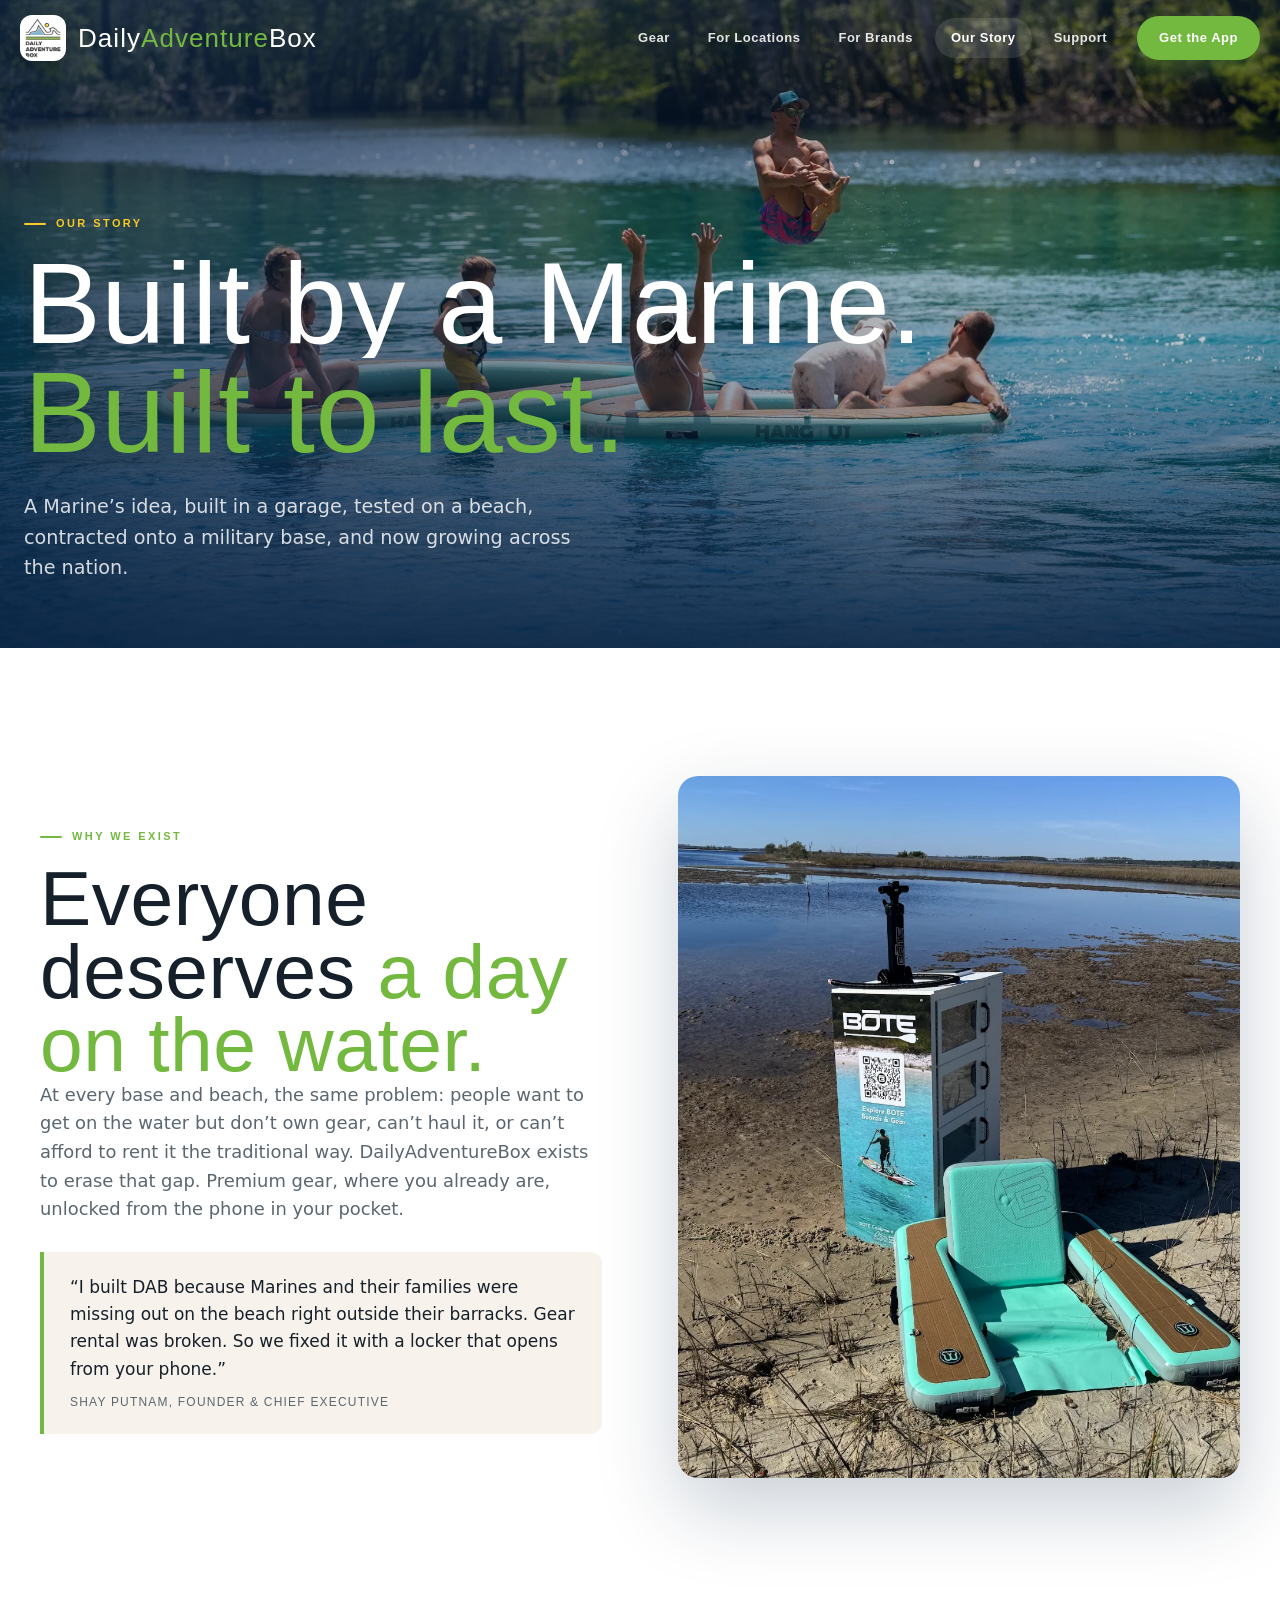
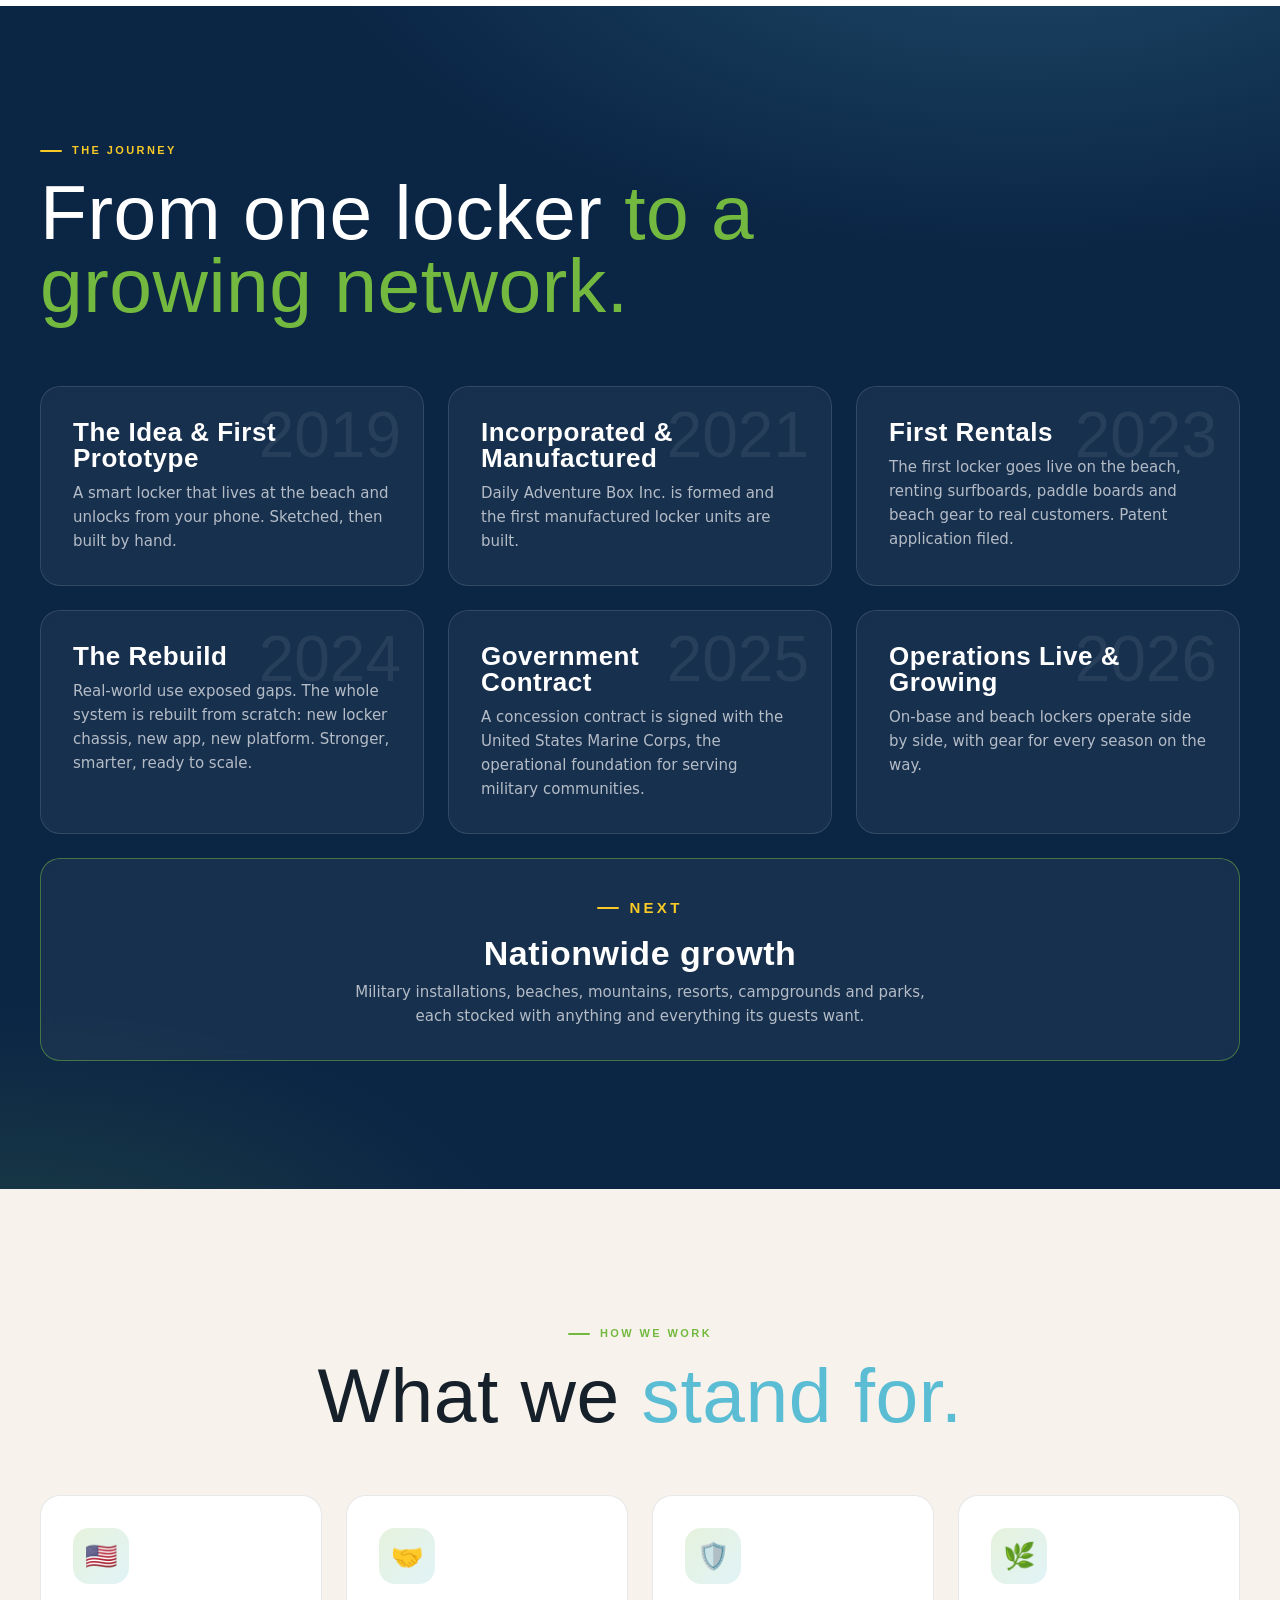
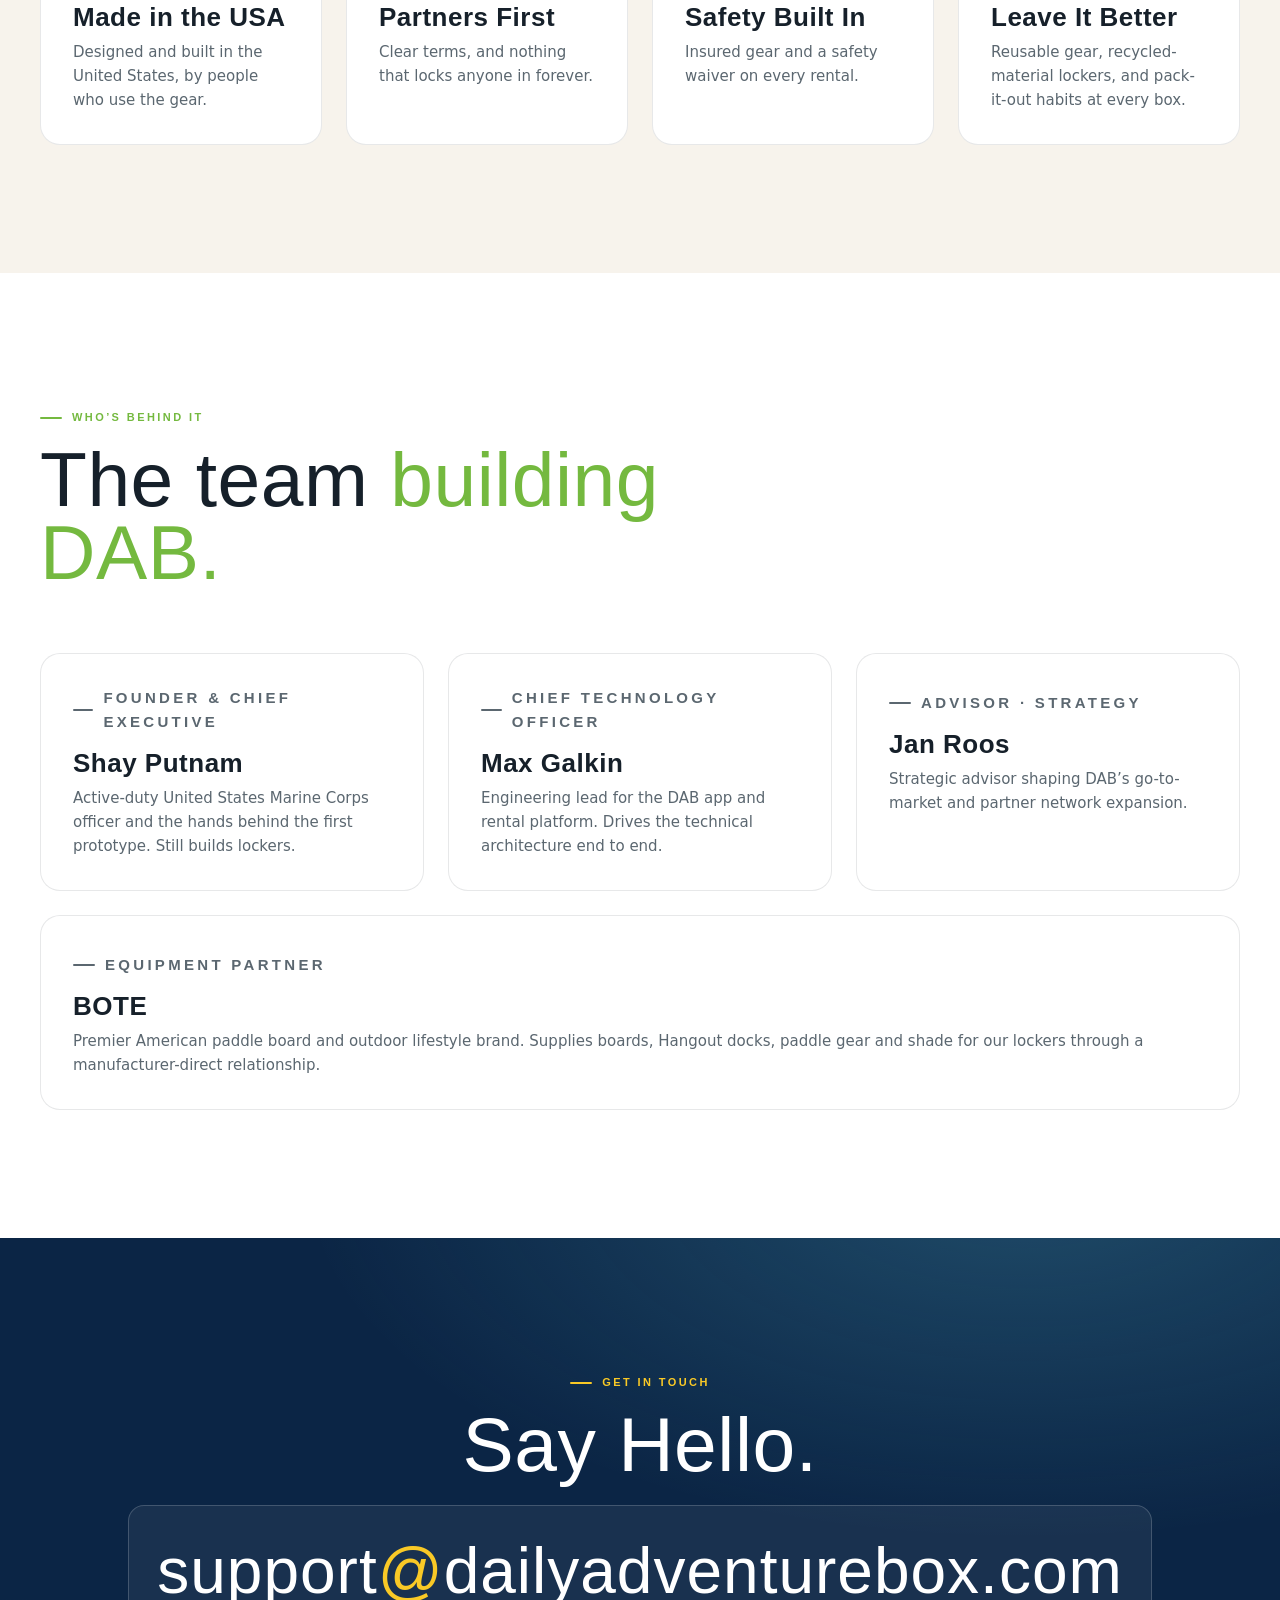
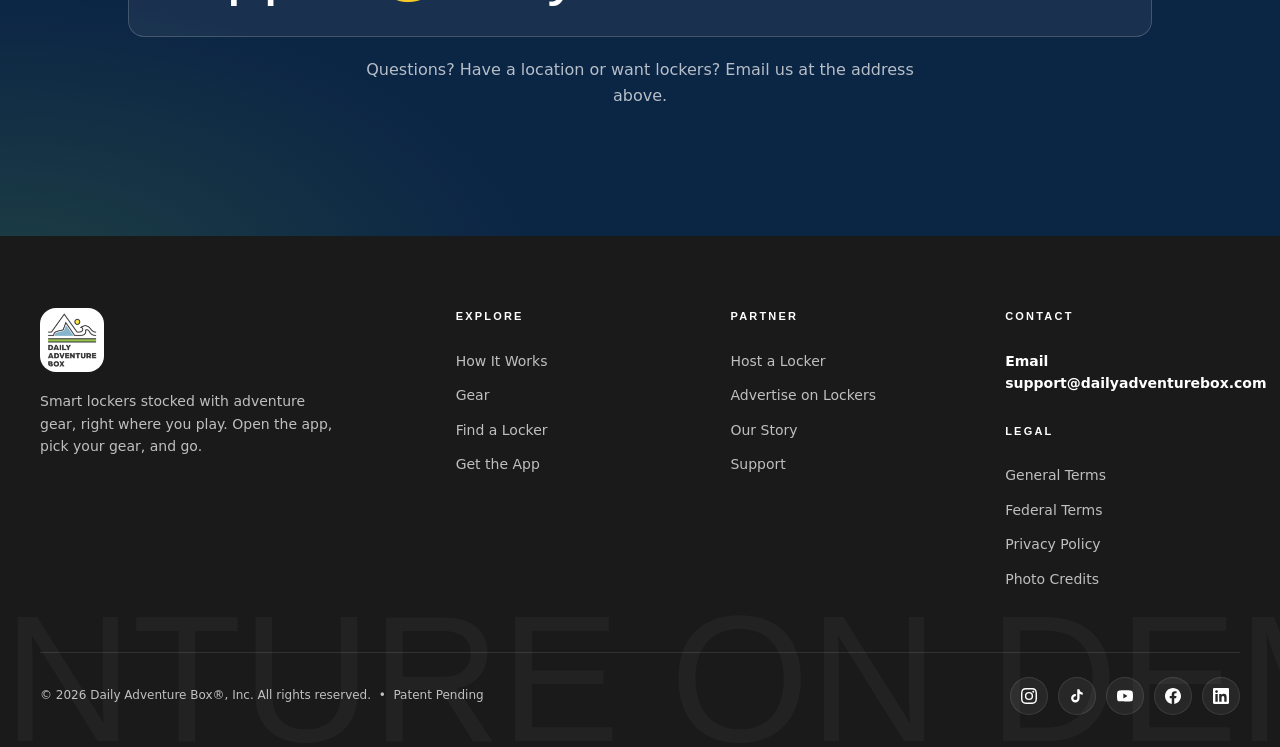
<file: story.html>
<!DOCTYPE html>
<html lang="en">
<head>
<meta charset="UTF-8">
<meta name="viewport" content="width=device-width, initial-scale=1.0">
<meta http-equiv="Content-Security-Policy" content="default-src 'self'; script-src 'self' 'unsafe-inline'; style-src 'self' 'unsafe-inline' https://fonts.googleapis.com; font-src https://fonts.gstatic.com data:; img-src 'self' data: https:; connect-src 'self'; frame-src https://www.youtube.com https://www.youtube-nocookie.com; media-src 'self' https:;">
<title>Our Story — DailyAdventureBox</title>
<meta name="description" content="Founded by an active-duty Marine, DailyAdventureBox builds smart adventure-gear lockers in the United States so anyone can get on the water without hauling, hassle or a rental counter.">
<meta property="og:title" content="Our Story — DailyAdventureBox">
<meta property="og:description" content="Founded by an active-duty Marine, DailyAdventureBox builds smart adventure-gear lockers in the United States so anyone can get on the water without hauling, hassle or a rental counter.">
<meta property="og:type" content="website">
<meta property="og:image" content="https://dailyadventurebox-owner.github.io/Main-Website/media/sup-yoga-md.webp">
<link rel="icon" type="image/png" href="media/dab-logo.png">
<link rel="apple-touch-icon" href="media/dab-logo.png">
<link rel="preconnect" href="https://fonts.googleapis.com">
<link rel="preconnect" href="https://fonts.gstatic.com" crossorigin>
<link href="https://fonts.googleapis.com/css2?family=Bebas+Neue&family=Inter:wght@400;500;600;700&family=Montserrat:wght@600;700;800&display=swap" rel="stylesheet">
<link rel="stylesheet" href="assets/site.css">
<script type="application/ld+json">
{"@context":"https://schema.org","@type":"Organization","name":"Daily Adventure Box","alternateName":"DailyAdventureBox","url":"https://www.dailyadventurebox.com","logo":"https://www.dailyadventurebox.com/img/dab-logo.png","description":"Smart lockers stocked with adventure gear, right where people play. Open the app, pick your gear, and the locker unlocks from your phone.","foundingDate":"2021-07-16","founder":{"@type":"Person","name":"Shay Putnam"},"areaServed":"US","email":"support@dailyadventurebox.com"}
</script>
</head>
<body>
<header class="nav" id="nav">
  <div class="nav-inner">
    <a class="nav-logo" href="index.html" aria-label="DailyAdventureBox home"><img src="media/dab-logo.png" alt=""><span class="nav-word">Daily<b>Adventure</b>Box</span></a>
    <nav>
      <ul class="nav-links">
        <li><a href="gear.html">Gear</a></li>
        <li><a href="locations.html">For Locations</a></li>
        <li><a href="ad-opportunities.html">For Brands</a></li>
        <li><a href="story.html">Our Story</a></li>
        <li><a href="https://www.dailyadventurebox.com/support" target="_top">Support</a></li>
        <li><a class="nav-cta" href="https://www.dailyadventurebox.com/download-app" target="_top">Get the App</a></li>
      </ul>
    </nav>
    <button class="nav-burger" id="navBurger" aria-label="Open menu"><span></span><span></span><span></span></button>
  </div>
</header>
<div class="nav-mobile" id="navMobile">
  <a href="index.html">Home</a>
  <a href="gear.html">Gear</a>
  <a href="locations.html">For Locations</a>
  <a href="ad-opportunities.html">For Brands</a>
  <a href="story.html">Our Story</a>
  <a href="https://www.dailyadventurebox.com/download-app" target="_top" style="color:var(--green)">Get the App</a>
  <div class="nav-mobile-foot">Questions? Email <strong>support@dailyadventurebox.com</strong></div>
</div>
<main>
<section class="page-hero">
  <div class="hero-media"><img class="kb" src="media/sup-yoga.webp" alt=""></div>
  <div class="hero-shade"></div>
  <div class="hero-content">
    <p class="eyebrow" style="color:var(--sun)">Our Story</p>
    <h1 class="display display-xl"><span class="line"><span>Built by a Marine.</span></span><span class="line"><span class="accent">Built to last.</span></span></h1>
    <p class="lede">A Marine’s idea, built in a garage, tested on a beach, contracted onto a military base, and now growing across the nation.</p>
  </div>
</section>

<!-- MISSION -->
<section class="section" id="mission">
  <div class="container">
    <div class="feature-row">
      <div data-reveal="left">
        <p class="eyebrow">Why We Exist</p>
        <h2 class="display display-lg">Everyone deserves <span class="accent">a day on the water.</span></h2>
        <p class="lede">At every base and beach, the same problem: people want to get on the water but don’t own gear, can’t haul it, or can’t afford to rent it the traditional way. DailyAdventureBox exists to erase that gap. Premium gear, where you already are, unlocked from the phone in your pocket.</p>
        <blockquote style="margin:28px 0 0;padding:22px 26px;border-left:4px solid var(--green);background:var(--sand);border-radius:0 var(--radius-sm) var(--radius-sm) 0;font-size:17px;line-height:1.6">
          “I built DAB because Marines and their families were missing out on the beach right outside their barracks. Gear rental was broken. So we fixed it with a locker that opens from your phone.”
          <footer style="margin-top:10px;font-family:var(--font-label);font-size:12px;letter-spacing:.1em;text-transform:uppercase;color:var(--mute)">Shay Putnam, Founder &amp; Chief Executive</footer>
        </blockquote>
      </div>
      <div data-reveal="right"><div class="feature-media"><img src="media/screenshot-locker-open.webp" alt="DailyAdventureBox locker on the shoreline"></div></div>
    </div>
  </div>
</section>

<!-- TIMELINE -->
<section class="section bg-ocean dark" id="journey">
  <div class="container">
    <div class="section-head" data-reveal>
      <p class="eyebrow">The Journey</p>
      <h2 class="display display-lg">From one locker <span class="accent">to a growing network.</span></h2>
    </div>
    <div class="grid grid-3" data-stagger>
      <div class="card card-dark" style="position:relative"><span class="kicker-num">2019</span><h3>The Idea &amp; First Prototype</h3><p>A smart locker that lives at the beach and unlocks from your phone. Sketched, then built by hand.</p></div>
      <div class="card card-dark" style="position:relative"><span class="kicker-num">2021</span><h3>Incorporated &amp; Manufactured</h3><p>Daily Adventure Box Inc. is formed and the first manufactured locker units are built.</p></div>
      <div class="card card-dark" style="position:relative"><span class="kicker-num">2023</span><h3>First Rentals</h3><p>The first locker goes live on the beach, renting surfboards, paddle boards and beach gear to real customers. Patent application filed.</p></div>
      <div class="card card-dark" style="position:relative"><span class="kicker-num">2024</span><h3>The Rebuild</h3><p>Real-world use exposed gaps. The whole system is rebuilt from scratch: new locker chassis, new app, new platform. Stronger, smarter, ready to scale.</p></div>
      <div class="card card-dark" style="position:relative"><span class="kicker-num">2025</span><h3>Government Contract</h3><p>A concession contract is signed with the United States Marine Corps, the operational foundation for serving military communities.</p></div>
      <div class="card card-dark" style="position:relative"><span class="kicker-num">2026</span><h3>Operations Live &amp; Growing</h3><p>On-base and beach lockers operate side by side, with gear for every season on the way.</p></div>
    </div>
    <div class="card card-dark" style="margin-top:24px;text-align:center;border-color:rgba(116,185,63,0.5)" data-reveal>
      <p class="eyebrow" style="justify-content:center">Next</p>
      <h3 style="font-size:34px">Nationwide growth</h3>
      <p style="max-width:62ch;margin:0 auto">Military installations, beaches, mountains, resorts, campgrounds and parks, each stocked with anything and everything its guests want.</p>
    </div>
  </div>
</section>

<!-- VALUES -->
<section class="section bg-sand" id="values">
  <div class="container">
    <div class="section-head center" data-reveal><p class="eyebrow">How We Work</p><h2 class="display display-lg">What we <span class="accent-sky">stand for.</span></h2></div>
    <div class="grid grid-4" data-stagger>
      <div class="card card-glow"><div class="icon">&#127482;&#127480;</div><h3>Made in the USA</h3><p>Designed and built in the United States, by people who use the gear.</p></div>
      <div class="card card-glow"><div class="icon">&#129309;</div><h3>Partners First</h3><p>Clear terms, and nothing that locks anyone in forever.</p></div>
      <div class="card card-glow"><div class="icon">&#128737;&#65039;</div><h3>Safety Built In</h3><p>Insured gear and a safety waiver on every rental.</p></div>
      <div class="card card-glow"><div class="icon">&#127807;</div><h3>Leave It Better</h3><p>Reusable gear, recycled-material lockers, and pack-it-out habits at every box.</p></div>
    </div>
  </div>
</section>

<!-- TEAM -->
<section class="section" id="team">
  <div class="container">
    <div class="section-head" data-reveal><p class="eyebrow">Who’s Behind It</p><h2 class="display display-lg">The team <span class="accent">building DAB.</span></h2></div>
    <div class="grid grid-3" data-stagger>
      <div class="card" style="grid-column:span 1"><p class="eyebrow">Founder &amp; Chief Executive</p><h3>Shay Putnam</h3><p>Active-duty United States Marine Corps officer and the hands behind the first prototype. Still builds lockers.</p></div>
      <div class="card"><p class="eyebrow">Chief Technology Officer</p><h3>Max Galkin</h3><p>Engineering lead for the DAB app and rental platform. Drives the technical architecture end to end.</p></div>
      <div class="card"><p class="eyebrow">Advisor &middot; Strategy</p><h3>Jan Roos</h3><p>Strategic advisor shaping DAB’s go-to-market and partner network expansion.</p></div>
    </div>
    <div style="margin-top:24px" data-stagger>
      <div class="card"><p class="eyebrow">Equipment Partner</p><h3>BOTE</h3><p>Premier American paddle board and outdoor lifestyle brand. Supplies boards, Hangout docks, paddle gear and shade for our lockers through a manufacturer-direct relationship.</p></div>
    </div>
  </div>
</section>

<section class="section bg-ocean dark" id="contact">
  <div class="container contact-block" data-reveal>
    <p class="eyebrow" style="justify-content:center">Get in Touch</p>
    <h2 class="display display-lg">Say Hello.</h2>
    <div class="email-big">support<span class="at">@</span>dailyadventurebox.com</div>
    <p class="contact-note">Questions? Have a location or want lockers? Email us at the address above.</p>
  </div>
</section>

</main>
<footer class="footer">
  <div class="footer-big" aria-hidden="true">ADVENTURE ON DEMAND</div>
  <div class="container" style="position:relative;z-index:1">
    <div class="footer-grid">
      <div class="footer-brand">
        <img src="media/dab-logo.png" alt="DailyAdventureBox">
        <p>Smart lockers stocked with adventure gear, right where you play. Open the app, pick your gear, and go.</p>
      </div>
      <div class="footer-col">
        <h4>Explore</h4>
        <a href="index.html#how">How It Works</a>
        <a href="gear.html">Gear</a>
        <a href="index.html#where">Find a Locker</a>
        <a href="https://www.dailyadventurebox.com/download-app" target="_top">Get the App</a>
      </div>
      <div class="footer-col">
        <h4>Partner</h4>
        <a href="locations.html">Host a Locker</a>
        <a href="ad-opportunities.html">Advertise on Lockers</a>
        <a href="story.html">Our Story</a>
        <a href="https://www.dailyadventurebox.com/support" target="_top">Support</a>
      </div>
      <div class="footer-col">
        <h4>Contact</h4>
        <span class="plain" style="display:block;font-size:14px;padding:6px 0;">Email support@dailyadventurebox.com</span>
        <h4 style="margin-top:22px">Legal</h4>
        <a href="https://www.dailyadventurebox.com/general-terms-and-conditions" target="_top">General Terms</a>
        <a href="https://www.dailyadventurebox.com/federal-terms-and-conditions" target="_top">Federal Terms</a>
        <a href="https://www.dailyadventurebox.com/privacy-policy" target="_top">Privacy Policy</a>
        <a href="credits.html">Photo Credits</a>
      </div>
    </div>
    <div class="footer-bottom">
      <span>&copy; <span data-year>2026</span> Daily Adventure Box&#174;, Inc. All rights reserved. &nbsp;&bull;&nbsp; Patent Pending</span>
      <div class="footer-socials">
        <a href="https://www.instagram.com/dailyadventurebox" target="_blank" rel="noopener noreferrer" title="Instagram"><svg viewBox="0 0 24 24"><path d="M12 2.163c3.204 0 3.584.012 4.85.07 3.252.148 4.771 1.691 4.919 4.919.058 1.265.069 1.645.069 4.849 0 3.205-.012 3.584-.069 4.849-.149 3.225-1.664 4.771-4.919 4.919-1.266.058-1.644.07-4.85.07-3.204 0-3.584-.012-4.849-.07-3.26-.149-4.771-1.699-4.919-4.92-.058-1.265-.07-1.644-.07-4.849 0-3.204.013-3.583.07-4.849.149-3.227 1.664-4.771 4.919-4.919 1.266-.057 1.645-.069 4.849-.069zM12 0C8.741 0 8.333.014 7.053.072 2.695.272.273 2.69.073 7.052.014 8.333 0 8.741 0 12c0 3.259.014 3.668.072 4.948.2 4.358 2.618 6.78 6.98 6.98C8.333 23.986 8.741 24 12 24c3.259 0 3.668-.014 4.948-.072 4.354-.2 6.782-2.618 6.979-6.98.059-1.28.073-1.689.073-4.948 0-3.259-.014-3.667-.072-4.947-.196-4.354-2.617-6.78-6.979-6.98C15.668.014 15.259 0 12 0zm0 5.838a6.162 6.162 0 100 12.324 6.162 6.162 0 000-12.324zM12 16a4 4 0 110-8 4 4 0 010 8zm6.406-11.845a1.44 1.44 0 100 2.881 1.44 1.44 0 000-2.881z"/></svg></a>
        <a href="https://www.tiktok.com/@dailyadventurebox" target="_blank" rel="noopener noreferrer" title="TikTok"><svg viewBox="0 0 24 24"><path d="M19.59 6.69a4.83 4.83 0 01-3.77-4.25V2h-3.45v13.67a2.89 2.89 0 01-2.88 2.5 2.89 2.89 0 01-2.89-2.89 2.89 2.89 0 012.89-2.89c.28 0 .54.04.79.1V9.01a6.27 6.27 0 00-.79-.05 6.34 6.34 0 00-6.34 6.34 6.34 6.34 0 006.34 6.34 6.34 6.34 0 006.34-6.34V8.75a8.18 8.18 0 004.76 1.52V6.84a4.84 4.84 0 01-1-.15z"/></svg></a>
        <a href="https://www.youtube.com/@DailyAdventureBox" target="_blank" rel="noopener noreferrer" title="YouTube"><svg viewBox="0 0 24 24"><path d="M23.498 6.186a3.016 3.016 0 00-2.122-2.136C19.505 3.545 12 3.545 12 3.545s-7.505 0-9.377.505A3.017 3.017 0 00.502 6.186C0 8.07 0 12 0 12s0 3.93.502 5.814a3.016 3.016 0 002.122 2.136c1.871.505 9.376.505 9.376.505s7.505 0 9.377-.505a3.015 3.015 0 002.122-2.136C24 15.93 24 12 24 12s0-3.93-.502-5.814zM9.545 15.568V8.432L15.818 12l-6.273 3.568z"/></svg></a>
        <a href="https://www.facebook.com/DailyAdventureBox" target="_blank" rel="noopener noreferrer" title="Facebook"><svg viewBox="0 0 24 24"><path d="M24 12.073c0-6.627-5.373-12-12-12s-12 5.373-12 12c0 5.99 4.388 10.954 10.125 11.854v-8.385H7.078v-3.47h3.047V9.43c0-3.007 1.792-4.669 4.533-4.669 1.312 0 2.686.235 2.686.235v2.953H15.83c-1.491 0-1.956.925-1.956 1.874v2.25h3.328l-.532 3.47h-2.796v8.385C19.612 23.027 24 18.062 24 12.073z"/></svg></a>
        <a href="https://www.linkedin.com/company/dailyadventurebox" target="_blank" rel="noopener noreferrer" title="LinkedIn"><svg viewBox="0 0 24 24"><path d="M20.447 20.452h-3.554v-5.569c0-1.328-.027-3.037-1.852-3.037-1.853 0-2.136 1.445-2.136 2.939v5.667H9.351V9h3.414v1.561h.046c.477-.9 1.637-1.85 3.37-1.85 3.601 0 4.267 2.37 4.267 5.455v6.286zM5.337 7.433a2.062 2.062 0 01-2.063-2.065 2.064 2.064 0 112.063 2.065zm1.782 13.019H3.555V9h3.564v11.452zM22.225 0H1.771C.792 0 0 .774 0 1.729v20.542C0 23.227.792 24 1.771 24h20.451C23.2 24 24 23.227 24 22.271V1.729C24 .774 23.2 0 22.222 0h.003z"/></svg></a>
      </div>
    </div>
  </div>
</footer>
<script src="assets/site.js"></script>
</body>
</html>
</file>
<file: assets/site.css>
/* ============================================================
   DailyAdventureBox — shared design system
   Palette: DAB green, sky, sun; deep ocean navy for dark sections;
   warm sand for light sections. Display: Bebas Neue. Body: Inter.
   ============================================================ */
:root {
  --green: #74B93F;
  --green-deep: #4F8F2A;
  --green-glow: rgba(116,185,63,0.35);
  --sky: #5BBDD4;
  --sky-deep: #2E8FA8;
  --sun: #F9C926;
  --ocean: #0B2545;
  --ocean-2: #13395F;
  --charcoal: #1A1A1A;
  --ink: #16202A;
  --mute: #5B6770;
  --sand: #F7F3EC;
  --sand-2: #EFE8DA;
  --white: #FFFFFF;
  --line: rgba(22,32,42,0.10);
  --line-dark: rgba(255,255,255,0.12);
  --radius: 20px;
  --radius-sm: 12px;
  --shadow: 0 12px 40px rgba(11,37,69,0.12);
  --shadow-lg: 0 30px 80px rgba(11,37,69,0.22);
  --font-display: 'Bebas Neue', 'Impact', sans-serif;
  --font-body: 'Inter', system-ui, -apple-system, 'Segoe UI', sans-serif;
  --font-label: 'Montserrat', 'Inter', sans-serif;
  --nav-h: 76px;
  --ease-out: cubic-bezier(0.16, 1, 0.3, 1);
  --ease-in-out: cubic-bezier(0.65, 0, 0.35, 1);
}

*, *::before, *::after { box-sizing: border-box; }
html { scroll-behavior: smooth; -webkit-text-size-adjust: 100%; }
html, body { margin: 0; padding: 0; }
/* Long words (like the email address) wrap instead of pushing a column off small screens */
p, li, h1, h2, h3, h4, blockquote, .answer, .email-big { overflow-wrap: break-word; }
.feature-row > *, .split > *, .grid > *, .bento > *, .footer-grid > *, .steps > *, .check-list > li, .check-list li > *, .faq > *, .btn-row > * { min-width: 0; }
body {
  font-family: var(--font-body);
  font-size: 16px;
  line-height: 1.6;
  color: var(--ink);
  background: var(--white);
  overflow-x: hidden;
  -webkit-font-smoothing: antialiased;
}
img, video, iframe { max-width: 100%; display: block; }
a { color: inherit; text-decoration: none; }
button { font: inherit; }
::selection { background: var(--sun); color: var(--ink); }

/* ---------- Typography ---------- */
.display {
  font-family: var(--font-display);
  font-weight: 400;
  letter-spacing: 0.5px;
  line-height: 0.95;
  margin: 0;
}
.display-xl { font-size: clamp(56px, 9vw, 132px); }
.display-lg { font-size: clamp(44px, 6vw, 88px); }
.display-md { font-size: clamp(34px, 4.2vw, 60px); }
.display-sm { font-size: clamp(26px, 2.6vw, 36px); }
.eyebrow {
  font-family: var(--font-label);
  font-size: 11px;
  font-weight: 700;
  letter-spacing: 0.22em;
  text-transform: uppercase;
  color: var(--green);
  margin: 0 0 16px;
  display: inline-flex;
  align-items: center;
  gap: 10px;
}
.eyebrow::before {
  content: ''; width: 22px; height: 2px; background: currentColor; border-radius: 2px;
}
.lede { font-size: clamp(17px, 1.4vw, 21px); line-height: 1.6; color: var(--mute); max-width: 640px; margin: 0; }
.dark .lede { color: rgba(255,255,255,0.72); }
.dark { color: #fff; }
.dark .eyebrow { color: var(--sun); }
p { margin: 0 0 1em; }
p:last-child { margin-bottom: 0; }
.accent { color: var(--green); }
.accent-sky { color: var(--sky); }
.accent-sun { color: var(--sun); }
.outline-text { -webkit-text-stroke: 1.5px rgba(255,255,255,0.55); color: transparent; }

/* ---------- Layout ---------- */
.container { width: min(1200px, calc(100% - 48px)); margin: 0 auto; }
.container-wide { width: min(1400px, calc(100% - 48px)); margin: 0 auto; }
.section { padding: clamp(80px, 10vw, 140px) 0; position: relative; }
.section-tight { padding: clamp(56px, 7vw, 96px) 0; }
.section-head { max-width: 760px; margin-bottom: clamp(40px, 5vw, 72px); }
.section-head.center { margin-left: auto; margin-right: auto; text-align: center; }
.section-head.center .eyebrow { justify-content: center; }
.section-head .lede { margin-top: 18px; }
.section-head.center .lede { margin-left: auto; margin-right: auto; }
.grid { display: grid; gap: 24px; }
.grid-2 { grid-template-columns: repeat(2, 1fr); }
.grid-3 { grid-template-columns: repeat(3, 1fr); }
.grid-4 { grid-template-columns: repeat(4, 1fr); }
.bg-sand { background: var(--sand); }
.bg-ocean { background: radial-gradient(1200px 600px at 80% -10%, rgba(91,189,212,0.25), transparent 60%), radial-gradient(900px 500px at 0% 110%, rgba(116,185,63,0.18), transparent 60%), var(--ocean); }
.bg-charcoal { background: var(--charcoal); }
.bg-mesh {
  background:
    radial-gradient(800px 500px at 10% 10%, rgba(116,185,63,0.16), transparent 60%),
    radial-gradient(900px 600px at 90% 90%, rgba(91,189,212,0.18), transparent 60%),
    radial-gradient(600px 400px at 70% 20%, rgba(249,201,38,0.10), transparent 60%),
    var(--sand);
}

/* ---------- Buttons ---------- */
.btn {
  display: inline-flex; align-items: center; justify-content: center; gap: 10px;
  padding: 16px 28px; border-radius: 999px; border: 2px solid transparent;
  font-family: var(--font-label); font-weight: 700; font-size: 13px; letter-spacing: 0.08em; text-transform: uppercase;
  cursor: pointer; position: relative; overflow: hidden; isolation: isolate;
  transition: transform .35s var(--ease-out), box-shadow .35s var(--ease-out), background .3s, color .3s, border-color .3s;
  will-change: transform;
}
.btn::after {
  content: ''; position: absolute; inset: 0; z-index: -1;
  background: linear-gradient(120deg, transparent 30%, rgba(255,255,255,0.35) 50%, transparent 70%);
  transform: translateX(-120%); transition: transform .7s var(--ease-out);
}
.btn:hover::after { transform: translateX(120%); }
.btn:hover { transform: translateY(-2px); }
.btn-green { background: var(--green); color: #fff; box-shadow: 0 10px 30px var(--green-glow); }
.btn-green:hover { background: var(--green-deep); box-shadow: 0 16px 40px var(--green-glow); }
.btn-sun { background: var(--sun); color: var(--ink); box-shadow: 0 10px 30px rgba(249,201,38,0.35); }
.btn-white { background: #fff; color: var(--ink); }
.btn-outline { border-color: rgba(255,255,255,0.5); color: #fff; background: rgba(255,255,255,0.06); backdrop-filter: blur(8px); }
.btn-outline:hover { background: rgba(255,255,255,0.14); border-color: #fff; }
.btn-outline-dark { border-color: var(--ink); color: var(--ink); background: transparent; }
.btn-outline-dark:hover { background: var(--ink); color: #fff; }
.btn .arrow { transition: transform .35s var(--ease-out); }
.btn:hover .arrow { transform: translateX(4px); }
.btn-row { display: flex; gap: 14px; flex-wrap: wrap; align-items: center; }

/* ---------- Navigation ---------- */
.nav {
  position: fixed; top: 0; left: 0; right: 0; z-index: 1000;
  height: var(--nav-h);
  display: flex; align-items: center;
  transition: background .4s, backdrop-filter .4s, box-shadow .4s, height .4s;
}
.nav.scrolled, .nav.solid {
  background: rgba(11,37,69,0.72);
  backdrop-filter: blur(18px) saturate(140%);
  -webkit-backdrop-filter: blur(18px) saturate(140%);
  box-shadow: 0 10px 40px rgba(0,0,0,0.25);
  height: 64px;
}
.nav-inner { width: min(1400px, calc(100% - 40px)); margin: 0 auto; display: flex; align-items: center; justify-content: space-between; gap: 24px; }
.nav-logo { display: flex; align-items: center; gap: 12px; }
.nav-logo img { height: 46px; width: 46px; object-fit: contain; background: #fff; border-radius: 12px; padding: 3px; box-shadow: 0 6px 18px rgba(0,0,0,0.18); transition: height .4s, width .4s; }
.nav.scrolled .nav-logo img { height: 38px; width: 38px; }
.nav-word { font-family: var(--font-display); font-size: 26px; letter-spacing: 0.04em; color: #fff; line-height: 1; white-space: nowrap; }
.nav-word b { font-weight: 400; color: var(--green); }
.nav-links { display: flex; align-items: center; gap: 6px; list-style: none; margin: 0; padding: 0; }
.nav-links a {
  display: inline-flex; align-items: center; padding: 10px 16px; border-radius: 999px;
  font-family: var(--font-label); font-weight: 600; font-size: 13px; letter-spacing: 0.04em; color: rgba(255,255,255,0.88);
  transition: background .3s, color .3s;
}
.nav-links a:hover, .nav-links a.active { background: rgba(255,255,255,0.12); color: #fff; }
.nav-links a.nav-cta { background: var(--green); color: #fff; margin-left: 8px; padding: 12px 22px; box-shadow: 0 8px 24px var(--green-glow); }
.nav-links a.nav-cta:hover { background: var(--green-deep); }
.nav-burger {
  display: none; width: 44px; height: 44px; border-radius: 50%; border: 1px solid rgba(255,255,255,0.35);
  background: rgba(255,255,255,0.08); color: #fff; cursor: pointer; align-items: center; justify-content: center; flex-direction: column; gap: 5px;
}
.nav-burger span { display: block; width: 18px; height: 2px; background: #fff; transition: transform .35s var(--ease-out), opacity .3s; }
.nav.open .nav-burger span:nth-child(1) { transform: translateY(7px) rotate(45deg); }
.nav.open .nav-burger span:nth-child(2) { opacity: 0; }
.nav.open .nav-burger span:nth-child(3) { transform: translateY(-7px) rotate(-45deg); }
.nav-mobile {
  position: fixed; inset: 0; z-index: 999; background: var(--ocean);
  display: flex; flex-direction: column; justify-content: center; padding: 100px 32px 40px;
  transform: translateY(-100%); opacity: 0; transition: transform .6s var(--ease-out), opacity .4s; pointer-events: none;
}
.nav-mobile.open { transform: translateY(0); opacity: 1; pointer-events: auto; }
.nav-mobile a { font-family: var(--font-display); font-size: clamp(40px, 10vw, 64px); color: #fff; line-height: 1.05; padding: 6px 0; display: block; opacity: 0; transform: translateY(20px); transition: opacity .5s, transform .6s var(--ease-out); }
.nav-mobile.open a { opacity: 1; transform: none; }
.nav-mobile a:nth-child(1) { transition-delay: .08s } .nav-mobile a:nth-child(2) { transition-delay: .14s } .nav-mobile a:nth-child(3) { transition-delay: .2s } .nav-mobile a:nth-child(4) { transition-delay: .26s } .nav-mobile a:nth-child(5) { transition-delay: .32s } .nav-mobile a:nth-child(6) { transition-delay: .38s }
.nav-mobile a:nth-child(7) { transition-delay: .44s }
.note-line { margin: 28px 0 0; font-size: 15px; color: var(--mute); }
.nav-mobile .nav-mobile-foot { margin-top: auto; color: rgba(255,255,255,0.6); font-size: 14px; }
.nav-mobile .nav-mobile-foot strong { color: #fff; }

/* ---------- Hero ---------- */
.hero {
  position: relative; min-height: 100svh; display: flex; align-items: flex-end;
  color: #fff; overflow: hidden; background: var(--ocean);
}
.hero-media { position: absolute; inset: 0; z-index: 0; overflow: hidden; }
.hero-media img, .hero-media video { width: 100%; height: 100%; object-fit: cover; }
.hero-media .yt {
  position: absolute; inset: 0; width: 100%; height: 100%; object-fit: cover; pointer-events: none;
  opacity: 0; transition: opacity 1.4s var(--ease-out);
}
.hero-media.playing .yt { opacity: 1; }
.hero-media .kb { animation: kenburns 24s ease-in-out infinite alternate; transform-origin: 60% 40%; }
@keyframes kenburns { from { transform: scale(1); } to { transform: scale(1.12); } }
.hero-shade {
  position: absolute; inset: 0; z-index: 1;
  background:
    linear-gradient(90deg, rgba(11,37,69,0.62) 0%, rgba(11,37,69,0.25) 45%, rgba(11,37,69,0) 70%),
    linear-gradient(180deg, rgba(11,37,69,0.45) 0%, rgba(11,37,69,0.05) 35%, rgba(11,37,69,0.55) 75%, rgba(11,37,69,0.92) 100%);
}
.hero-grain { position: absolute; inset: 0; z-index: 1; opacity: .18; mix-blend-mode: overlay; pointer-events: none;
  background-image: url("data:image/svg+xml;utf8,<svg xmlns='http://www.w3.org/2000/svg' width='160' height='160'><filter id='n'><feTurbulence type='fractalNoise' baseFrequency='0.9' numOctaves='2' stitchTiles='stitch'/></filter><rect width='100%' height='100%' filter='url(%23n)' opacity='0.6'/></svg>"); }
.hero-content { position: relative; z-index: 2; width: min(1400px, calc(100% - 48px)); margin: 0 auto; padding: 140px 0 72px; }
.hero-kicker { display: inline-flex; align-items: center; gap: 10px; padding: 8px 14px 8px 8px; border-radius: 999px; background: rgba(255,255,255,0.1); border: 1px solid rgba(255,255,255,0.18); backdrop-filter: blur(10px); font-family: var(--font-label); font-size: 12px; font-weight: 600; letter-spacing: 0.06em; margin-bottom: 28px; }
.hero-kicker .dot { width: 10px; height: 10px; border-radius: 50%; background: var(--green); box-shadow: 0 0 0 0 var(--green-glow); animation: pulse 2s infinite; }
@keyframes pulse { 0% { box-shadow: 0 0 0 0 rgba(116,185,63,0.6); } 70% { box-shadow: 0 0 0 12px rgba(116,185,63,0); } 100% { box-shadow: 0 0 0 0 rgba(116,185,63,0); } }
.hero h1, .page-hero h1 { max-width: 14ch; text-shadow: 0 10px 40px rgba(0,0,0,0.35); }
.hero h1 .line, .page-hero h1 .line { display: block; overflow: hidden; }
.hero h1 .line span, .page-hero h1 .line span { display: inline-block; transform: translateY(110%); animation: riseIn 1.1s var(--ease-out) forwards; }
.hero h1 .line:nth-child(2) span, .page-hero h1 .line:nth-child(2) span { animation-delay: .12s; }
.hero h1 .line:nth-child(3) span, .page-hero h1 .line:nth-child(3) span { animation-delay: .24s; }
@keyframes riseIn { to { transform: translateY(0); } }
.hero .lede, .page-hero .lede { color: rgba(255,255,255,0.82); margin-top: 24px; max-width: 560px; font-size: clamp(17px, 1.5vw, 21px); opacity: 0; animation: fadeUp 1s .5s var(--ease-out) forwards; }
.hero .btn-row, .page-hero .btn-row { margin-top: 36px; opacity: 0; animation: fadeUp 1s .7s var(--ease-out) forwards; }
@keyframes fadeUp { from { opacity: 0; transform: translateY(18px); } to { opacity: 1; transform: none; } }
.hero-scroll { position: absolute; right: 32px; bottom: 32px; z-index: 2; display: flex; flex-direction: column; align-items: center; gap: 10px; color: rgba(255,255,255,0.7); font-family: var(--font-label); font-size: 10px; letter-spacing: 0.3em; text-transform: uppercase; writing-mode: vertical-rl; }
.hero-scroll::after { content: ''; width: 1px; height: 56px; background: linear-gradient(to bottom, rgba(255,255,255,0.8), transparent); animation: scrollLine 2s infinite; }
@keyframes scrollLine { 0% { transform: scaleY(0); transform-origin: top; } 50% { transform: scaleY(1); transform-origin: top; } 51% { transform-origin: bottom; } 100% { transform: scaleY(0); transform-origin: bottom; } }
.hero-stats { display: flex; gap: 40px; flex-wrap: wrap; margin-top: 56px; padding-top: 28px; border-top: 1px solid rgba(255,255,255,0.18); opacity: 0; animation: fadeUp 1s .9s var(--ease-out) forwards; }
.hero-stat strong { display: block; font-family: var(--font-display); font-size: 30px; line-height: 1; color: #fff; }
.hero-stat span { font-size: 12px; letter-spacing: 0.08em; text-transform: uppercase; color: rgba(255,255,255,0.6); font-family: var(--font-label); font-weight: 600; }

/* ---------- Page hero (inner pages) ---------- */
.page-hero { position: relative; min-height: 72svh; display: flex; align-items: flex-end; color: #fff; overflow: hidden; background: var(--ocean); }
.page-hero .hero-content { padding: 150px 0 64px; }
.page-hero h1 { max-width: 16ch; }

/* ---------- Gear category jump menu ---------- */
.jump { background: #fff; border-bottom: 1px solid var(--line); }
.jump-track { display: flex; gap: 8px; justify-content: center; flex-wrap: wrap; padding: 16px 20px; max-width: 1400px; margin: 0 auto; }
.jump a { font-family: var(--font-label); font-size: 13px; font-weight: 600; padding: 10px 16px; border-radius: 999px; border: 1px solid var(--line); color: var(--ink); white-space: nowrap; transition: background .3s, color .3s, border-color .3s; }
.jump a:hover { background: var(--green); border-color: var(--green); color: #fff; }
@media (max-width: 700px) { .jump-track { flex-wrap: nowrap; justify-content: flex-start; overflow-x: auto; scrollbar-width: none; -webkit-overflow-scrolling: touch; } .jump-track::-webkit-scrollbar { display: none; } }

/* ---------- Photo credits table ---------- */
.credits-wrap { overflow-x: auto; border: 1px solid var(--line); border-radius: var(--radius-sm); }
.credits { width: 100%; border-collapse: collapse; font-size: 14px; }
.credits th, .credits td { text-align: left; padding: 10px 14px; border-bottom: 1px solid var(--line); vertical-align: middle; }
.credits th { font-family: var(--font-label); font-size: 12px; letter-spacing: .06em; text-transform: uppercase; background: var(--sand); }
.credits td img { width: 72px; height: 48px; object-fit: cover; border-radius: 6px; display: block; }
.credits a { color: var(--green-deep); text-decoration: underline; display: inline-block; padding: 8px 0; }

/* ---------- Marquee ---------- */
.marquee { overflow: hidden; white-space: nowrap; padding: 22px 0; background: var(--green); color: #fff; position: relative; }
.marquee-track { display: inline-flex; gap: 0; animation: marquee 40s linear infinite; }
.marquee:hover .marquee-track { animation-play-state: paused; }
.marquee span { font-family: var(--font-display); font-size: clamp(22px, 2.4vw, 32px); letter-spacing: 1px; padding: 0 28px; display: inline-flex; align-items: center; gap: 28px; }
.marquee span::after { content: '◆'; font-size: 10px; opacity: .7; }
@keyframes marquee { from { transform: translateX(0); } to { transform: translateX(-50%); } }
.marquee.dark { background: var(--ink); }
.marquee.sun { background: var(--sun); color: var(--ink); }

/* ---------- Cards ---------- */
.card {
  background: #fff; border: 1px solid var(--line); border-radius: var(--radius); padding: 32px;
  transition: transform .5s var(--ease-out), box-shadow .5s var(--ease-out), border-color .4s;
  position: relative; overflow: hidden;
}
.card:hover { transform: translateY(-6px); box-shadow: var(--shadow-lg); border-color: rgba(116,185,63,0.5); }
.card h3 { font-family: var(--font-display); font-size: 26px; letter-spacing: .5px; margin: 0 0 10px; line-height: 1; }
.card p { color: var(--mute); font-size: 15px; }
.card .icon { width: 56px; height: 56px; border-radius: 16px; display: grid; place-items: center; font-size: 26px; margin-bottom: 20px; background: linear-gradient(135deg, rgba(116,185,63,0.18), rgba(91,189,212,0.18)); }
.card-dark { background: rgba(255,255,255,0.05); border-color: var(--line-dark); color: #fff; backdrop-filter: blur(8px); }
.card-dark p { color: rgba(255,255,255,0.68); }
.card-dark:hover { border-color: rgba(255,255,255,0.35); box-shadow: 0 30px 80px rgba(0,0,0,0.35); }
.card-dark .icon { background: rgba(255,255,255,0.08); }
.card-glow::before { content: ''; position: absolute; inset: -2px; background: radial-gradient(400px 200px at var(--mx, 50%) var(--my, 0%), rgba(116,185,63,0.25), transparent 60%); opacity: 0; transition: opacity .4s; pointer-events: none; }
.card-glow:hover::before { opacity: 1; }

/* ---------- Bento / media tiles ---------- */
.bento { display: grid; grid-template-columns: repeat(4, 1fr); grid-auto-rows: 240px; gap: 16px; }
.tile {
  position: relative; border-radius: var(--radius); overflow: hidden; background: var(--ocean-2); color: #fff;
  display: flex; align-items: flex-end; isolation: isolate;
}
.tile img { position: absolute; inset: 0; width: 100%; height: 100%; object-fit: cover; transition: transform 1.2s var(--ease-out); z-index: 0; }
.tile:hover img { transform: scale(1.06); }
.tile::after { content: ''; position: absolute; inset: 0; background: linear-gradient(180deg, transparent 40%, rgba(11,37,69,0.85) 100%); z-index: 1; }
.tile-body { position: relative; z-index: 2; padding: 22px; width: 100%; }
.tile h3 { font-family: var(--font-display); font-size: 28px; margin: 0; line-height: 1; letter-spacing: .5px; }
.tile p { font-size: 13px; color: rgba(255,255,255,0.75); margin: 6px 0 0; }
.tile .tag { position: absolute; top: 16px; left: 16px; z-index: 2; font-family: var(--font-label); font-size: 11px; font-weight: 700; letter-spacing: .14em; text-transform: uppercase; padding: 6px 10px; border-radius: 999px; background: rgba(255,255,255,0.14); border: 1px solid rgba(255,255,255,0.25); backdrop-filter: blur(8px); }
.tile .tag.sun { background: var(--sun); color: var(--ink); border-color: transparent; }
.tile .tag.green { background: var(--green); border-color: transparent; }
.span-2 { grid-column: span 2; } .row-2 { grid-row: span 2; }

/* ---------- Media placeholder (coming soon) ---------- */
.media-soon {
  position: relative; border-radius: var(--radius); overflow: hidden; aspect-ratio: 16 / 9; display: grid; place-items: center; text-align: center; color: #fff;
  background:
    repeating-linear-gradient(135deg, rgba(255,255,255,0.03) 0 12px, transparent 12px 24px),
    linear-gradient(135deg, var(--ocean), var(--ocean-2));
  border: 1px dashed rgba(255,255,255,0.28);
}
.media-soon::before { content: ''; position: absolute; inset: 0; background: radial-gradient(500px 240px at 50% 60%, rgba(91,189,212,0.25), transparent 70%); }
.media-soon .play { width: 72px; height: 72px; border-radius: 50%; display: grid; place-items: center; background: rgba(255,255,255,0.1); border: 1px solid rgba(255,255,255,0.35); margin: 0 auto 16px; backdrop-filter: blur(6px); position: relative; }
.media-soon .play::after { content: ''; width: 0; height: 0; border-left: 20px solid #fff; border-top: 12px solid transparent; border-bottom: 12px solid transparent; margin-left: 4px; }
.media-soon .label { position: relative; font-family: var(--font-display); font-size: 26px; letter-spacing: 1px; }
.media-soon .sub { position: relative; font-size: 13px; color: rgba(255,255,255,0.65); margin-top: 4px; }
.media-soon .badge { position: absolute; top: 14px; right: 14px; font-family: var(--font-label); font-size: 11px; font-weight: 700; letter-spacing: .14em; text-transform: uppercase; padding: 6px 10px; border-radius: 999px; background: var(--sun); color: var(--ink); }
.media-soon.square { aspect-ratio: 1; }
.media-soon.portrait { aspect-ratio: 9 / 16; }

/* ---------- Video frame ---------- */
.video-frame { position: relative; border-radius: var(--radius); overflow: hidden; aspect-ratio: 16 / 9; background: #000; box-shadow: var(--shadow-lg); }
.video-frame iframe, .video-frame video { position: absolute; inset: 0; width: 100%; height: 100%; border: 0; }

/* ---------- Steps / pinned how it works ---------- */
.steps { display: grid; grid-template-columns: 1.05fr 1fr; gap: clamp(32px, 5vw, 80px); align-items: start; }
.steps-sticky { position: sticky; top: 110px; }
.phone {
  width: min(340px, 80vw); aspect-ratio: 9 / 19; border-radius: 44px; background: #0d0f12; padding: 12px; margin: 0 auto;
  box-shadow: 0 40px 100px rgba(0,0,0,0.35), inset 0 0 0 2px rgba(255,255,255,0.08); position: relative;
}
.phone::before { content: ''; position: absolute; top: 20px; left: 50%; transform: translateX(-50%); width: 110px; height: 30px; background: #0d0f12; border-radius: 20px; z-index: 3; }
.phone-screen { width: 100%; height: 100%; border-radius: 34px; overflow: hidden; position: relative; background: linear-gradient(180deg, #0B2545, #13395F); }
.phone-screen .screen { position: absolute; inset: 0; opacity: 0; transition: opacity .6s var(--ease-out), transform .8s var(--ease-out); transform: scale(1.04); display: flex; flex-direction: column; justify-content: flex-end; padding: 28px 22px; color: #fff; }
.phone-screen .screen.active { opacity: 1; transform: none; }
.phone-screen .screen img { position: absolute; inset: 0; width: 100%; height: 100%; object-fit: cover; opacity: .55; }
.phone-screen .screen .ui { position: relative; z-index: 2; }
.phone-screen .screen .ui .pill { display: inline-block; font-family: var(--font-label); font-size: 11px; font-weight: 700; letter-spacing: .12em; text-transform: uppercase; padding: 6px 10px; border-radius: 999px; background: var(--green); margin-bottom: 10px; }
.phone-screen .screen .ui h4 { font-family: var(--font-display); font-size: 30px; margin: 0 0 6px; line-height: 1; }
.phone-screen .screen .ui p { font-size: 12px; color: rgba(255,255,255,0.75); margin: 0 0 14px; }
.phone-screen .screen .ui .fake-btn { background: #fff; color: var(--ink); border-radius: 12px; padding: 12px; text-align: center; font-family: var(--font-label); font-weight: 700; font-size: 12px; letter-spacing: .06em; }
.phone-screen .screen .ui .fake-btn.green { background: var(--green); color: #fff; }
.step { padding: 28px 0 28px 72px; position: relative; opacity: .35; transition: opacity .5s; min-height: 220px; }
.step.active { opacity: 1; }
.step-num { position: absolute; left: 0; top: 26px; width: 52px; height: 52px; border-radius: 50%; display: grid; place-items: center; font-family: var(--font-display); font-size: 22px; background: var(--sand-2); color: var(--ink); transition: background .4s, color .4s, transform .5s var(--ease-out); }
.step.active .step-num { background: var(--green); color: #fff; transform: scale(1.08); box-shadow: 0 10px 30px var(--green-glow); }
.step h3 { font-family: var(--font-display); font-size: 34px; margin: 0 0 10px; line-height: 1; letter-spacing: .5px; }
.step p { color: var(--mute); max-width: 440px; }

/* ---------- Split panels ---------- */
.split { display: grid; grid-template-columns: 1fr 1fr; gap: 20px; }
.panel {
  position: relative; border-radius: calc(var(--radius) + 6px); overflow: hidden; min-height: 520px; display: flex; align-items: flex-end; color: #fff; isolation: isolate;
}
.panel img { position: absolute; inset: 0; width: 100%; height: 100%; object-fit: cover; z-index: 0; transition: transform 1.4s var(--ease-out); }
.panel:hover img { transform: scale(1.05); }
.panel::after { content: ''; position: absolute; inset: 0; z-index: 1; background: linear-gradient(180deg, rgba(11,37,69,0.1) 0%, rgba(11,37,69,0.88) 100%); }
.panel-body { position: relative; z-index: 2; padding: clamp(28px, 4vw, 48px); }
.panel-body h3 { font-family: var(--font-display); font-size: clamp(36px, 4vw, 56px); margin: 0 0 12px; line-height: .95; }
.panel-body p { color: rgba(255,255,255,0.8); max-width: 46ch; margin-bottom: 22px; }

/* ---------- Feature rows ---------- */
.feature-row { display: grid; grid-template-columns: 1fr 1fr; gap: clamp(32px, 6vw, 96px); align-items: center; }
.feature-row.flip > :first-child { order: 2; }
.feature-media { border-radius: var(--radius); overflow: hidden; position: relative; box-shadow: var(--shadow-lg); aspect-ratio: 4 / 5; }
.feature-media img { width: 100%; height: 100%; object-fit: cover; }
.feature-media.landscape { aspect-ratio: 4 / 3; }
.check-list { list-style: none; padding: 0; margin: 24px 0 0; display: grid; gap: 14px; }
.check-list li { display: flex; gap: 14px; align-items: flex-start; font-size: 16px; }
.check-list li::before { content: '✓'; flex: none; width: 26px; height: 26px; border-radius: 50%; display: grid; place-items: center; background: rgba(116,185,63,0.16); color: var(--green-deep); font-weight: 800; font-size: 13px; margin-top: 1px; }
.dark .check-list li::before { background: rgba(116,185,63,0.25); color: #fff; }

/* ---------- Chips ---------- */
.chips { display: flex; flex-wrap: wrap; gap: 10px; }
.chip { padding: 10px 16px; border-radius: 999px; border: 1px solid var(--line); background: #fff; font-family: var(--font-label); font-weight: 600; font-size: 13px; transition: transform .35s var(--ease-out), background .3s, color .3s, border-color .3s; }
.chip:hover { transform: translateY(-2px); background: var(--ink); color: #fff; border-color: var(--ink); }
.dark .chip { background: rgba(255,255,255,0.06); border-color: var(--line-dark); color: #fff; }
.dark .chip:hover { background: #fff; color: var(--ink); }

/* ---------- FAQ ---------- */
.faq { display: grid; gap: 12px; max-width: 820px; margin: 0 auto; }
.faq details { border: 1px solid var(--line); border-radius: var(--radius-sm); background: #fff; overflow: hidden; transition: box-shadow .4s, border-color .3s; }
.faq details[open] { box-shadow: var(--shadow); border-color: rgba(116,185,63,0.5); }
.faq summary { list-style: none; cursor: pointer; padding: 22px 60px 22px 24px; font-weight: 600; font-size: 17px; position: relative; }
.faq summary::-webkit-details-marker { display: none; }
.faq summary::after { content: '+'; position: absolute; right: 22px; top: 50%; transform: translateY(-50%); width: 30px; height: 30px; border-radius: 50%; display: grid; place-items: center; background: var(--sand-2); font-weight: 700; transition: transform .4s var(--ease-out), background .3s, color .3s; }
.faq details[open] summary::after { transform: translateY(-50%) rotate(45deg); background: var(--green); color: #fff; }
.faq .answer { padding: 0 24px 24px; color: var(--mute); }
.dark .faq details { background: rgba(255,255,255,0.05); border-color: var(--line-dark); }
.dark .faq summary::after { background: rgba(255,255,255,0.1); }
.dark .faq .answer { color: rgba(255,255,255,0.7); }

/* ---------- Contact / email block ---------- */
.contact-block { text-align: center; }
.email-big { font-family: var(--font-display); font-size: clamp(28px, 5vw, 64px); letter-spacing: 1px; color: #fff; display: inline-block; padding: 14px 28px; border-radius: 16px; background: rgba(255,255,255,0.06); border: 1px solid rgba(255,255,255,0.18); margin: 24px 0 10px; word-break: break-all; }
.email-big .at { color: var(--sun); }
.contact-note { color: rgba(255,255,255,0.7); max-width: 560px; margin: 10px auto 0; }

/* ---------- Footer ---------- */
.footer { background: var(--charcoal); color: rgba(255,255,255,0.72); padding: 72px 0 32px; position: relative; overflow: hidden; }
.footer-grid { display: grid; grid-template-columns: 1.6fr 1fr 1fr 1fr; gap: 40px; }
.footer-brand img { height: 64px; width: 64px; object-fit: contain; background: #fff; border-radius: 16px; padding: 4px; margin-bottom: 18px; }
.footer-brand p { font-size: 14px; max-width: 34ch; }
.footer h4 { font-family: var(--font-label); font-size: 11px; letter-spacing: .2em; text-transform: uppercase; color: #fff; margin: 0 0 18px; }
.footer-col a { display: block; font-size: 14px; padding: 6px 0; color: rgba(255,255,255,0.72); transition: color .3s, transform .3s var(--ease-out); }
.footer-col a:hover { color: #fff; transform: translateX(4px); }
.footer-col .plain { color: #fff; font-weight: 600; }
.footer-bottom { margin-top: 56px; padding-top: 24px; border-top: 1px solid rgba(255,255,255,0.1); display: flex; justify-content: space-between; align-items: center; gap: 20px; flex-wrap: wrap; font-size: 12px; }
.footer-socials { display: flex; gap: 10px; }
.footer-socials a { width: 38px; height: 38px; border-radius: 50%; display: grid; place-items: center; background: rgba(255,255,255,0.06); border: 1px solid rgba(255,255,255,0.1); transition: background .3s, transform .35s var(--ease-out); }
.footer-socials a:hover { background: var(--green); transform: translateY(-3px); }
.footer-socials svg { width: 16px; height: 16px; fill: #fff; }
.footer-big { font-family: var(--font-display); font-size: clamp(60px, 14vw, 220px); line-height: .85; color: rgba(255,255,255,0.04); position: absolute; left: 50%; bottom: -8px; transform: translateX(-50%); white-space: nowrap; pointer-events: none; user-select: none; }

/* ---------- Reveal animations ---------- */
[data-reveal] { opacity: 0; transform: translateY(28px); transition: opacity .9s var(--ease-out), transform .9s var(--ease-out); will-change: opacity, transform; }
[data-reveal].in { opacity: 1; transform: none; }
[data-reveal="left"] { transform: translateX(-40px); }
[data-reveal="right"] { transform: translateX(40px); }
[data-reveal="scale"] { transform: scale(.94); }
[data-reveal].in { transform: none; }
[data-stagger] > * { opacity: 0; transform: translateY(24px); transition: opacity .8s var(--ease-out), transform .8s var(--ease-out); }
[data-stagger].in > * { opacity: 1; transform: none; }
[data-stagger].in > *:nth-child(1) { transition-delay: .0s } [data-stagger].in > *:nth-child(2) { transition-delay: .08s } [data-stagger].in > *:nth-child(3) { transition-delay: .16s } [data-stagger].in > *:nth-child(4) { transition-delay: .24s } [data-stagger].in > *:nth-child(5) { transition-delay: .32s } [data-stagger].in > *:nth-child(6) { transition-delay: .4s } [data-stagger].in > *:nth-child(7) { transition-delay: .48s } [data-stagger].in > *:nth-child(8) { transition-delay: .56s }
/* Smallest phones (iPhone SE 1st gen, compact Androids) */
@media (max-width: 380px) {
  .display-xl { font-size: 46px; }
  .display-lg { font-size: 38px; }
  .hero-kicker { font-size: 11px; }
  .hero-content, .page-hero .hero-content { padding-top: 112px; }
  .nav-word { font-size: 19px; }
}
/* Phones held sideways: short screens need less space above the headline */
@media (max-height: 500px) and (orientation: landscape) {
  .hero-content, .page-hero .hero-content { padding-top: 92px; padding-bottom: 40px; }
  .display-xl { font-size: clamp(40px, 7vw, 64px); }
  .hero-stats { margin-top: 28px; padding-top: 18px; }
  .hero-scroll { display: none; }
}
@media (prefers-reduced-motion: reduce) {
  *, *::before, *::after { animation-duration: .01ms !important; animation-iteration-count: 1 !important; transition-duration: .01ms !important; }
  [data-reveal], [data-stagger] > * { opacity: 1; transform: none; }
}

/* ---------- Cursor glow (desktop) ---------- */
.cursor-glow { position: fixed; width: 420px; height: 420px; border-radius: 50%; pointer-events: none; z-index: 5; left: 0; top: 0; transform: translate(-50%, -50%); background: radial-gradient(circle, rgba(116,185,63,0.10), transparent 60%); mix-blend-mode: screen; opacity: 0; transition: opacity .6s; }
body.has-pointer .cursor-glow { opacity: 1; }

/* ---------- Statement band ---------- */
.statement { text-align: center; }
.statement h2 { font-family: var(--font-display); font-size: clamp(40px, 7vw, 110px); line-height: .92; margin: 0; letter-spacing: 1px; }
.statement h2 .word { display: inline-block; opacity: .25; transition: opacity .5s; }
.statement h2 .word.lit { opacity: 1; }

/* ---------- Logos strip ---------- */
.logo-strip { display: flex; flex-wrap: wrap; gap: 16px; justify-content: center; align-items: center; }
.logo-strip .logo-chip { padding: 16px 26px; border-radius: var(--radius-sm); background: #fff; border: 1px solid var(--line); font-family: var(--font-display); font-size: 24px; letter-spacing: 1px; color: var(--ink); }

/* ---------- Misc ---------- */
.divider { height: 1px; background: var(--line); }
.sr-only { position: absolute; width: 1px; height: 1px; overflow: hidden; clip: rect(0 0 0 0); white-space: nowrap; }
.kicker-num { font-family: var(--font-display); font-size: 64px; line-height: 1; color: rgba(22,32,42,0.08); position: absolute; top: 16px; right: 22px; }
.dark .kicker-num { color: rgba(255,255,255,0.08); }
.kicker-num + h3 { padding-right: 64px; }
.kicker-num + h3 + p { position: relative; }
.note { font-size: 13px; color: var(--mute); }

/* ---------- Responsive ---------- */
@media (max-width: 1080px) {
  .bento { grid-template-columns: repeat(2, 1fr); grid-auto-rows: 220px; }
  .footer-grid { grid-template-columns: 1fr 1fr; }
  .grid-4 { grid-template-columns: repeat(2, 1fr); }
}
@media (max-width: 900px) {
  :root { --nav-h: 68px; }
  .nav-links { display: none; }
  .nav-burger { display: flex; }
  .grid-3, .grid-2, .split, .feature-row, .steps { grid-template-columns: 1fr; }
  .feature-row.flip > :first-child { order: 0; }
  .steps-sticky { position: relative; top: 0; margin-bottom: 24px; }
  .step { opacity: 1; min-height: 0; padding-left: 68px; }
  .panel { min-height: 420px; }
  .hero-content { padding: 120px 0 64px; }
  .hero-scroll { display: none; }
  .hero h1 { max-width: 12ch; }
  .footer-big { display: none; }
}
@media (max-width: 600px) {
  .nav-word { font-size: 22px; }
  .hero-shade, .page-hero .hero-shade { background: linear-gradient(180deg, rgba(11,37,69,0.55) 0%, rgba(11,37,69,0.5) 30%, rgba(11,37,69,0.78) 60%, rgba(11,37,69,0.95) 100%); }
  .hero-stats { display: grid; grid-template-columns: 1fr 1fr; gap: 22px 16px; margin-top: 40px; }
  .hero-stat strong { font-size: 26px; }
  .container, .container-wide, .nav-inner, .hero-content { width: calc(100% - 32px); }
  .bento { grid-template-columns: 1fr; grid-auto-rows: 220px; }
  .span-2 { grid-column: span 1; } .row-2 { grid-row: span 1; }
  .footer-grid { grid-template-columns: 1fr; gap: 28px; }
  .footer-col a { padding: 10px 0; }
  .grid-4 { grid-template-columns: 1fr; }
  .btn { width: 100%; }
  .btn-row { flex-direction: column; align-items: stretch; }
  .section { padding: 72px 0; }
  .email-big { font-size: 22px; padding: 12px 16px; }
}

/* Cards that link somewhere keep card styling */
a.card { display: block; color: inherit; text-decoration: none; }
</file>
<file: book-prototype/book.css>
/* =============================================================
   DailyAdventureBox: booking prototype styles
   Loaded after ../assets/site.css and reuses its tokens (green,
   sky, sun, ocean, sand), fonts, .btn buttons, .eyebrow, .check-list
   and .faq. Everything here is specific to the booking flow.
   ============================================================= */
:root {
  --bk-top-h: 100px;              /* replaced at runtime with the real height of the fixed top bar */
  --bk-max: 1160px;
  --bk-green-hover: #86C653;      /* lighter on hover keeps dark button text readable */
  --bk-green-tint: #EFF7E7;
  --bk-green-ink: #2C5E14;
  --bk-focus: #1B6F8A;
  --bk-error: #B42318;
  --bk-error-tint: #FEF3F2;
  --bk-warn-tint: #FFF6D6;
  --bk-warn-ink: #5C4300;
  --bk-sky-tint: #E6F5F9;
  --bk-sky-ink: #0E5568;
  --bk-field-line: rgba(22, 32, 42, 0.28);
}

html { scroll-padding-top: calc(var(--bk-top-h) + 16px); }
body.bk { background: var(--sand); min-height: 100vh; display: flex; flex-direction: column; }
body.bk main { flex: 1 0 auto; }
body.bk main:focus { outline: none; }
.bk p, .bk li, .bk dd, .bk dt, .bk label, .bk legend { overflow-wrap: break-word; }

/* ---------- Focus: always visible for keyboard users ---------- */
.bk :focus-visible { outline: 3px solid var(--bk-focus); outline-offset: 2px; }
.bk .bk-header :focus-visible,
.bk .bk-band :focus-visible,
.bk .bk-footer :focus-visible,
.bk .bk-timer :focus-visible,
.bk .bk-note :focus-visible,
.bk .bk-price :focus-visible,
.bk .bk-dialog-head :focus-visible,
.bk .bk-delivery :focus-visible { outline-color: var(--sun); }
.bk .bk-radio:focus-visible + label { outline: 3px solid var(--bk-focus); outline-offset: 2px; }
.bk .bk-title:focus, .bk .bk-title:focus-visible { outline: none; }

.bk-ico { width: 18px; height: 18px; flex: none; vertical-align: -3px; }

/* ---------- Skip link ---------- */
.bk-skip {
  position: absolute; left: 12px; top: -120px; z-index: 2000;
  background: var(--sun); color: var(--ink); padding: 12px 18px; border-radius: 0 0 12px 12px;
  font-family: var(--font-label); font-weight: 700; font-size: 14px;
}
.bk-skip:focus { top: 0; }

/* ---------- Fixed top: prototype banner + header ---------- */
.bk-top { position: fixed; top: 0; left: 0; right: 0; z-index: 1000; }
.bk-proto {
  margin: 0; display: flex; align-items: center; justify-content: center; gap: 8px;
  padding: 7px 16px; background: var(--sun); color: var(--ink); text-align: left;
  font-family: var(--font-label); font-weight: 700; font-size: 13px; line-height: 1.35;
}
.bk-proto .bk-ico { width: 16px; height: 16px; }
.bk-header { background: rgba(11, 37, 69, 0.97); box-shadow: 0 10px 30px rgba(0, 0, 0, 0.18); }
@supports ((backdrop-filter: blur(1px)) or (-webkit-backdrop-filter: blur(1px))) {
  .bk-header { background: rgba(11, 37, 69, 0.9); -webkit-backdrop-filter: blur(16px) saturate(140%); backdrop-filter: blur(16px) saturate(140%); }
}
.bk-header-inner {
  width: min(var(--bk-max), calc(100% - 32px)); margin: 0 auto; height: 60px;
  display: flex; align-items: center; justify-content: space-between; gap: 10px;
}
.bk-brand { display: flex; align-items: center; gap: 10px; min-height: 44px; border-radius: 12px; min-width: 0; }
.bk-brand img { width: 38px; height: 38px; object-fit: contain; background: #fff; border-radius: 10px; padding: 3px; box-shadow: 0 6px 18px rgba(0, 0, 0, 0.2); flex: none; }
.bk-word { font-family: var(--font-display); font-size: 24px; letter-spacing: 0.04em; color: #fff; line-height: 1; white-space: nowrap; }
.bk-word b { font-weight: 400; color: var(--green); }
.bk-word-sub {
  font-family: var(--font-label); font-size: 11px; font-weight: 700; letter-spacing: 0.16em; text-transform: uppercase;
  color: var(--sun); white-space: nowrap; padding-left: 10px; border-left: 1px solid rgba(255, 255, 255, 0.28);
}
.bk-header-links { list-style: none; margin: 0; padding: 0; display: flex; align-items: center; gap: 2px; }
.bk-header-links a, .bk-header-links button {
  display: inline-flex; align-items: center; min-height: 44px; padding: 0 12px; border-radius: 999px;
  border: 0; background: none; cursor: pointer; white-space: nowrap;
  font-family: var(--font-label); font-weight: 600; font-size: 13px; color: rgba(255, 255, 255, 0.92);
  transition: background 0.3s, color 0.3s;
}
.bk-header-links a:hover, .bk-header-links button:hover, .bk-header-links [aria-current="page"] { background: rgba(255, 255, 255, 0.14); color: #fff; }
.bk-top-spacer { height: var(--bk-top-h); flex: none; }
@media (max-width: 760px) { .bk-word-sub { display: none; } }
@media (max-width: 560px) { .bk-word { display: none; } }
@media (max-width: 360px) {
  .bk-header-inner { width: calc(100% - 20px); }
  .bk-header-links a, .bk-header-links button { padding: 0 8px; font-size: 12.5px; }
  .bk-proto { font-size: 12px; }
}

/* ---------- Page band (dark hero strip with the step indicator) ---------- */
.bk-band {
  position: relative; overflow: hidden; color: #fff;
  background:
    radial-gradient(900px 420px at 85% -20%, rgba(91, 189, 212, 0.30), transparent 60%),
    radial-gradient(700px 380px at 0% 120%, rgba(116, 185, 63, 0.22), transparent 60%),
    var(--ocean);
}
.bk-band-photo { position: absolute; inset: 0; }
.bk-band-photo img { width: 100%; height: 100%; object-fit: cover; object-position: 50% 60%; }
.bk-band-shade { position: absolute; inset: 0; background: linear-gradient(180deg, rgba(11, 37, 69, 0.55) 0%, rgba(11, 37, 69, 0.66) 45%, rgba(11, 37, 69, 0.93) 100%); }
.bk-band-inner { position: relative; z-index: 1; width: min(var(--bk-max), calc(100% - 32px)); margin: 0 auto; padding: 22px 0 28px; }
.bk-band.has-photo .bk-band-inner { padding: 30px 0 40px; }
.bk-band .eyebrow { margin-bottom: 10px; }
.bk-title { font-size: clamp(40px, 6.2vw, 72px); line-height: 0.95; margin: 0; text-shadow: 0 8px 30px rgba(0, 0, 0, 0.25); }
.bk-lede { color: rgba(255, 255, 255, 0.88); font-size: clamp(16px, 1.4vw, 19px); max-width: 640px; margin: 14px 0 0; }

/* Step indicator */
.bk-steps { margin: 0 0 18px; }
.bk-steps-label {
  margin: 0 0 8px; font-family: var(--font-label); font-size: 12px; font-weight: 700;
  letter-spacing: 0.12em; text-transform: uppercase; color: rgba(255, 255, 255, 0.82);
}
.bk-steps-label .bk-steps-current { letter-spacing: 0.02em; text-transform: none; color: #fff; font-size: 13px; }
.bk-steps-list { list-style: none; margin: 0; padding: 0; display: flex; gap: 6px; max-width: 780px; }
.bk-steps-list li { flex: 1 1 0; min-width: 0; }
.bk-step {
  display: flex; flex-direction: column; justify-content: center; gap: 6px; width: 100%; min-height: 30px;
  padding: 0; border: 0; background: none; color: inherit; font: inherit; text-align: left; border-radius: 6px;
}
button.bk-step { cursor: pointer; }
.bk-step-bar { display: block; height: 6px; border-radius: 3px; background: rgba(255, 255, 255, 0.22); transition: background 0.3s; }
.is-done .bk-step-bar { background: var(--green); }
.is-current .bk-step-bar { background: var(--sun); }
button.bk-step:hover .bk-step-bar { background: #A4D873; }
.bk-step-name {
  font-family: var(--font-label); font-size: 11px; font-weight: 700; letter-spacing: 0.06em; text-transform: uppercase;
  color: rgba(255, 255, 255, 0.62); white-space: nowrap; overflow: hidden; text-overflow: ellipsis;
}
.is-done .bk-step-name { color: rgba(255, 255, 255, 0.88); }
.is-current .bk-step-name { color: #fff; }
@media (max-width: 640px) { .bk-step-name { display: none; } }

/* ---------- Layout: screen + running summary ---------- */
.bk-wrap {
  width: min(var(--bk-max), calc(100% - 32px)); margin: 0 auto; padding: 22px 0 72px;
  display: grid; grid-template-columns: minmax(0, 1fr); gap: 18px; align-items: start;
}
.bk-screen { min-width: 0; }
.bk-stack { display: grid; gap: 18px; min-width: 0; }
.bk-stack > * { min-width: 0; }
@media (min-width: 960px) {
  .bk-wrap.has-summary { grid-template-columns: minmax(0, 1fr) 340px; gap: 28px; }
  .bk-wrap.has-summary .bk-summary { grid-column: 2; grid-row: 1; position: sticky; top: calc(var(--bk-top-h) + 20px); }
  .bk-wrap.has-summary .bk-screen { grid-column: 1; grid-row: 1; }
}

/* ---------- Cards, headings, text ---------- */
.bk-card {
  background: #fff; border: 1px solid var(--line); border-radius: var(--radius); padding: 20px;
  box-shadow: 0 8px 28px rgba(11, 37, 69, 0.06); min-width: 0;
}
@media (min-width: 640px) { .bk-card { padding: 26px 28px; } }
.bk-h2 { font-family: var(--font-display); font-weight: 400; font-size: clamp(28px, 3.4vw, 38px); letter-spacing: 0.5px; line-height: 1; margin: 0 0 12px; color: var(--ink); }
.bk-h3 { font-family: var(--font-display); font-weight: 400; font-size: 26px; letter-spacing: 0.5px; line-height: 1.05; margin: 0 0 8px; color: var(--ink); }
.bk-lead { font-size: 17px; font-weight: 600; margin: 0 0 14px; }
.bk-muted { color: var(--mute); }
.bk-small { font-size: 14px; color: var(--mute); margin: 8px 0 0; }
.bk-a { color: var(--ocean-2); text-decoration: underline; text-underline-offset: 3px; text-decoration-thickness: 1px; font-weight: 600; }
.bk-a:hover { color: var(--ocean); text-decoration-thickness: 2px; }
.bk-center { text-align: center; }
.bk-icon-circle { width: 64px; height: 64px; margin: 0 auto 14px; border-radius: 50%; display: grid; place-items: center; background: var(--bk-sky-tint); color: var(--bk-sky-ink); }
.bk-icon-circle .bk-ico { width: 30px; height: 30px; }

/* ---------- Buttons (built on site .btn) ---------- */
.bk .btn { min-height: 48px; padding: 14px 24px; }
.bk .btn-green { color: var(--ocean); }        /* dark text on brand green meets contrast guidelines */
.bk .btn-green:hover { background: var(--bk-green-hover); }
.bk .bk-btn-sm { min-height: 44px; padding: 10px 18px; font-size: 12px; }
.bk .bk-btn-block { width: 100%; }
.bk .btn[disabled], .bk .btn[aria-disabled="true"] { opacity: 0.55; cursor: not-allowed; transform: none; box-shadow: none; }
.bk .btn[disabled]::after, .bk .btn[aria-disabled="true"]::after { display: none; }
.bk .btn-outline-dark { background: #fff; }
.bk .btn-outline-dark:hover { background: var(--ink); color: #fff; }
.bk .btn-danger { background: var(--bk-error); color: #fff; box-shadow: 0 10px 26px rgba(180, 35, 24, 0.22); }
.bk .btn-danger:hover { background: #912018; }
.bk .btn .bk-ico { width: 18px; height: 18px; }
.bk-actions, .bk-btnrow { display: flex; flex-wrap: wrap; gap: 10px; align-items: center; }
.bk-actions { margin-top: 20px; }
.bk-btnrow { margin-top: 18px; }
@media (max-width: 600px) {
  .bk-actions .btn, .bk-btnrow .btn { width: 100%; }
  .bk .bk-inline .btn, .bk .bk-saved-card .btn, .bk .bk-timer .btn, .bk .bk-place-top .btn { width: auto; }
}
.bk-linkbtn {
  background: none; border: 0; padding: 0; font: inherit; color: var(--ocean-2); font-weight: 600;
  text-decoration: underline; text-underline-offset: 3px; cursor: pointer; min-height: 24px; text-align: left;
}
.bk-linkbtn:hover { color: var(--ocean); text-decoration-thickness: 2px; }
.bk-backrow { margin: 0; }
.bk-back {
  display: inline-flex; align-items: center; gap: 8px; min-height: 44px; padding: 8px 16px 8px 12px;
  border-radius: 999px; border: 1px solid var(--line); background: #fff; color: var(--ink);
  font-family: var(--font-label); font-weight: 700; font-size: 13px; transition: border-color 0.2s, background 0.2s;
}
.bk-back:hover { border-color: var(--ink); }

/* ---------- Pills, tags, notes, tips ---------- */
.bk-pill {
  display: inline-flex; align-items: center; gap: 6px; padding: 4px 10px; border-radius: 999px;
  font-family: var(--font-label); font-size: 11px; font-weight: 800; letter-spacing: 0.08em; text-transform: uppercase; line-height: 1.3;
}
.bk-pill .bk-ico { width: 13px; height: 13px; }
.bk-pill-sun { background: var(--sun); color: var(--ink); }
.bk-pill-ocean { background: var(--ocean); color: #fff; }
.bk-sample-tag {
  display: inline-block; padding: 2px 8px; border-radius: 999px; background: var(--bk-warn-tint); color: var(--bk-warn-ink);
  border: 1px dashed rgba(92, 67, 0, 0.5); font-family: var(--font-label); font-size: 11px; font-weight: 700;
  letter-spacing: 0.03em; white-space: nowrap; vertical-align: middle; line-height: 1.4;
}
.bk-tags { list-style: none; margin: 10px 0 0; padding: 0; display: flex; flex-wrap: wrap; gap: 6px; }
.bk-tags li { padding: 3px 10px; border-radius: 999px; background: var(--sand); border: 1px solid var(--line); font-size: 13px; font-weight: 600; }
.bk-note { display: flex; gap: 12px; align-items: flex-start; padding: 14px 16px; border-radius: 16px; background: var(--ocean); color: rgba(255, 255, 255, 0.9); margin: 0; }
.bk-note p { margin: 0; }
.bk-note strong { color: #fff; }
.bk-note .bk-ico { color: var(--sun); margin-top: 3px; }
.bk-callout { display: flex; gap: 10px; align-items: flex-start; padding: 12px 14px; border-radius: 14px; font-size: 15px; margin: 0; }
.bk-callout > .bk-ico { margin-top: 3px; }
.bk-callout p { margin: 0; }
.bk-callout p + p, .bk-callout p + .btn, .bk-callout p + .bk-btnrow { margin-top: 10px; }
.bk-callout-body { min-width: 0; flex: 1; }
.bk-callout-info { background: var(--bk-sky-tint); color: var(--bk-sky-ink); }
.bk-callout-sun { background: var(--bk-warn-tint); color: var(--bk-warn-ink); }
.bk-callout-ok { background: var(--bk-green-tint); color: var(--bk-green-ink); }
.bk-tip {
  display: flex; flex-wrap: wrap; gap: 4px 8px; align-items: baseline; margin: 12px 0 0; padding: 9px 12px;
  border-radius: 12px; border: 1.5px dashed rgba(92, 67, 0, 0.45); background: #FFFBEB; color: var(--bk-warn-ink);
  font-size: 13.5px; line-height: 1.45;
}
.bk-tip-tag {
  font-family: var(--font-label); font-size: 11px; font-weight: 800; letter-spacing: 0.08em; text-transform: uppercase;
  background: var(--sun); color: var(--ink); padding: 1px 7px; border-radius: 6px;
}
.bk-tip .btn { margin-top: 6px; }
.bk-ok { display: flex; gap: 8px; align-items: flex-start; margin: 10px 0 0; color: var(--bk-green-ink); font-weight: 700; }
.bk-ok .bk-ico { margin-top: 3px; }

/* ---------- Form controls ---------- */
.bk-form { margin-top: 4px; }
.bk-label { display: block; font-weight: 700; font-size: 15px; margin: 0 0 6px; color: var(--ink); }
.bk-hint { font-size: 14px; color: var(--mute); margin: -2px 0 8px; }
.bk-field { margin-bottom: 16px; }
.bk-input {
  display: block; width: 100%; min-height: 48px; padding: 11px 14px; font: inherit; font-size: 16px; color: var(--ink);
  background: #fff; border: 1.5px solid var(--bk-field-line); border-radius: 12px; transition: border-color 0.2s, box-shadow 0.2s;
}
.bk-input:hover { border-color: rgba(22, 32, 42, 0.5); }
.bk-input:focus { border-color: var(--bk-focus); box-shadow: 0 0 0 3px rgba(27, 111, 138, 0.22); }
.bk-input[aria-invalid="true"] { border-color: var(--bk-error); }
textarea.bk-input { min-height: 96px; resize: vertical; }
.bk-inline { display: flex; gap: 10px; align-items: stretch; }
.bk-inline .bk-input { flex: 1 1 auto; min-width: 0; }
.bk-inline .btn { flex: none; }
.bk-field-error { display: flex; gap: 6px; align-items: flex-start; color: var(--bk-error); font-weight: 600; font-size: 14px; margin: 8px 0 0; }
.bk-field-error .bk-ico { margin-top: 2px; width: 16px; height: 16px; }
.bk-two { display: grid; gap: 0 14px; grid-template-columns: minmax(0, 1fr); }
@media (min-width: 520px) { .bk-two { grid-template-columns: minmax(0, 1fr) minmax(0, 1fr); } }
.bk-check { display: flex; gap: 12px; align-items: flex-start; padding: 12px 14px; border-radius: 12px; background: var(--sand); }
.bk-check input { width: 22px; height: 22px; margin: 2px 0 0; flex: none; accent-color: var(--green-deep); cursor: pointer; }
.bk-check label { cursor: pointer; font-size: 15px; }
.bk-check.has-error { box-shadow: inset 0 0 0 2px var(--bk-error); background: var(--bk-error-tint); }
.bk-fieldset { border: 0; margin: 0; padding: 0; min-width: 0; }
.bk-fieldset + .bk-fieldset { margin-top: 22px; padding-top: 20px; border-top: 1px solid var(--line); }
.bk-legend {
  display: flex; align-items: center; gap: 10px; padding: 0; margin: 0 0 12px;
  font-family: var(--font-label); font-weight: 800; font-size: 14px; letter-spacing: 0.04em; text-transform: uppercase; color: var(--ink);
}
.bk-num { width: 28px; height: 28px; flex: none; border-radius: 50%; display: grid; place-items: center; background: var(--ocean); color: #fff; font-family: var(--font-display); font-size: 17px; letter-spacing: 0; }

/* Error summary */
.bk-errors { border: 2px solid var(--bk-error); background: var(--bk-error-tint); border-radius: 14px; padding: 14px 18px; margin: 0 0 18px; }
.bk-errors:focus { outline: 3px solid var(--bk-focus); outline-offset: 2px; }
.bk-errors-title { margin: 0 0 6px; font-family: var(--font-body); font-size: 17px; font-weight: 700; color: var(--bk-error); }
.bk-errors ul { margin: 0; padding-left: 20px; color: var(--bk-error); }
.bk-errors li + li { margin-top: 4px; }
.bk-errors-link { background: none; border: 0; padding: 2px 0; font: inherit; color: var(--bk-error); font-weight: 600; text-decoration: underline; cursor: pointer; text-align: left; min-height: 24px; }

/* ---------- Choice chips built on real radio buttons ---------- */
.bk-opt { position: relative; min-width: 0; }
.bk-radio { position: absolute; top: 10px; left: 10px; width: 1px; height: 1px; margin: 0; opacity: 0; pointer-events: none; }
.bk-day, .bk-time, .bk-mode-btn, .bk-spot, .bk-tab { position: relative; user-select: none; -webkit-user-select: none; }
.bk-radio:checked + .bk-day,
.bk-radio:checked + .bk-time,
.bk-radio:checked + .bk-mode-btn,
.bk-radio:checked + .bk-spot,
.bk-radio:checked + .bk-tab {
  border-color: var(--green-deep); background: var(--bk-green-tint); box-shadow: inset 0 0 0 2px var(--green-deep);
}
.bk-radio:checked + .bk-day::after, .bk-radio:checked + .bk-time::after {
  content: ''; position: absolute; top: 6px; right: 6px; width: 18px; height: 18px; border-radius: 50%;
  background: var(--green-deep) url("data:image/svg+xml,%3Csvg xmlns='http://www.w3.org/2000/svg' viewBox='0 0 24 24' fill='none' stroke='white' stroke-width='3.5' stroke-linecap='round' stroke-linejoin='round'%3E%3Cpath d='M20 6 9 17l-5-5'/%3E%3C/svg%3E") center / 11px no-repeat;
}
.bk-scroller {
  overflow-x: auto; overscroll-behavior-x: contain; -webkit-overflow-scrolling: touch; scroll-snap-type: x proximity;
  padding: 6px 4px 12px; margin: 0 -4px; scrollbar-width: thin; scrollbar-color: rgba(22, 32, 42, 0.3) transparent;
}
.bk-days { display: flex; gap: 10px; width: max-content; }
.bk-days.is-wrap { width: auto; flex-wrap: wrap; }
.bk-day {
  display: flex; flex-direction: column; align-items: flex-start; gap: 1px; min-width: 124px; padding: 10px 30px 10px 14px;
  border-radius: 14px; border: 1.5px solid var(--bk-field-line); background: #fff; cursor: pointer; scroll-snap-align: start;
  line-height: 1.25; transition: border-color 0.2s, background 0.2s, box-shadow 0.2s;
}
.bk-day:hover, .bk-time:hover, .bk-spot:hover { border-color: var(--ink); }
.bk-day-w { font-weight: 700; font-size: 15px; }
.bk-day-d { font-size: 14px; }
.bk-day-t { font-family: var(--font-label); font-size: 11px; font-weight: 700; letter-spacing: 0.06em; text-transform: uppercase; color: var(--mute); min-height: 14px; }
.bk-day.is-full { background: repeating-linear-gradient(135deg, #fff 0 8px, #F4F0E8 8px 16px); }
.bk-day.is-full .bk-day-t { color: var(--bk-warn-ink); }
.bk-tgroup + .bk-tgroup { margin-top: 14px; }
.bk-tgroup-h { margin: 0 0 8px; font-family: var(--font-label); font-size: 12px; font-weight: 700; letter-spacing: 0.1em; text-transform: uppercase; color: var(--mute); }
.bk-times { display: grid; grid-template-columns: repeat(auto-fill, minmax(104px, 1fr)); gap: 8px; }
.bk-time {
  display: flex; flex-direction: column; align-items: center; justify-content: center; min-height: 60px; padding: 8px 6px;
  text-align: center; border: 1.5px solid var(--bk-field-line); border-radius: 12px; background: #fff; cursor: pointer; line-height: 1.2;
  transition: border-color 0.2s, background 0.2s, box-shadow 0.2s;
}
.bk-times.is-wide { grid-template-columns: repeat(auto-fill, minmax(150px, 1fr)); }
.bk-time-clock { font-weight: 700; font-size: 17px; font-variant-numeric: tabular-nums; }
.bk-time-part { font-size: 12.5px; color: var(--mute); }
.bk-time-len { margin-top: 3px; font-size: 12px; font-weight: 700; color: var(--bk-sky-ink); }
.bk-zone { display: flex; gap: 8px; align-items: flex-start; margin: 0 0 18px; padding: 10px 14px; border-radius: 12px; background: var(--bk-sky-tint); color: var(--bk-sky-ink); font-size: 15px; }
.bk-zone .bk-ico { margin-top: 3px; }
.bk-zone p { margin: 0; }
.bk-full { flex-direction: column; }
.bk-full .btn { align-self: flex-start; }
@media (max-width: 600px) { .bk-full .btn { align-self: stretch; } }

/* Running price line on the times screen */
.bk-price {
  margin-top: 22px; padding: 14px 16px; border-radius: 14px; background: var(--ocean); color: #fff; font-weight: 600;
  display: flex; flex-wrap: wrap; gap: 6px 10px; align-items: center;
}
.bk-price .bk-sample-tag { background: rgba(249, 201, 38, 0.16); color: var(--sun); border-color: rgba(249, 201, 38, 0.6); }
.bk-chosen { margin: 16px 0 0; display: grid; gap: 6px; font-size: 15px; }
.bk-chosen div { display: flex; gap: 8px; align-items: flex-start; }
.bk-chosen .bk-ico { margin-top: 3px; color: var(--green-deep); }

/* ---------- Step 1: mode switch, finder, private code, lockers ---------- */
.bk-mode {
  border: 1px solid var(--line); margin: 0; padding: 4px; display: grid; grid-template-columns: minmax(0, 1fr) minmax(0, 1fr); gap: 4px;
  background: #fff; border-radius: 18px; box-shadow: 0 8px 28px rgba(11, 37, 69, 0.06); min-width: 0;
}
.bk-mode-btn {
  display: flex; align-items: center; justify-content: center; flex-wrap: wrap; gap: 6px 8px; min-height: 54px; padding: 8px 10px;
  border-radius: 14px; border: 1.5px solid transparent; cursor: pointer; text-align: center;
  font-family: var(--font-label); font-weight: 700; font-size: 14px; line-height: 1.25; transition: background 0.2s;
}
.bk-mode-btn:hover { background: var(--sand); }
.bk-find-grid { display: grid; gap: 16px; }
@media (min-width: 760px) { .bk-find-grid { grid-template-columns: minmax(0, 1fr) minmax(0, 1fr); align-items: start; } }
.bk-disclosure {
  display: flex; align-items: center; gap: 10px; width: 100%; min-height: 48px; padding: 0; border: 0; background: none;
  font: inherit; font-weight: 700; font-size: 16px; color: var(--ink); cursor: pointer; text-align: left;
}
.bk-disclosure > span { flex: 1; }
.bk-disclosure .bk-ico { color: var(--ocean-2); }
.bk-chev { transition: transform 0.3s; }
.bk-disclosure[aria-expanded="true"] .bk-chev { transform: rotate(180deg); }
.bk-private-panel { margin-top: 8px; }
.bk-locker-list, .bk-gear-list, .bk-booking-list { list-style: none; margin: 0; padding: 0; display: grid; gap: 16px; }
@media (min-width: 760px) { .bk-locker-list { grid-template-columns: minmax(0, 1fr) minmax(0, 1fr); } }
.bk-locker {
  display: grid; grid-template-columns: 84px minmax(0, 1fr); gap: 14px; align-items: start; cursor: pointer;
  transition: transform 0.45s var(--ease-out), box-shadow 0.45s var(--ease-out), border-color 0.3s;
}
.bk-locker:hover { transform: translateY(-3px); box-shadow: var(--shadow); border-color: rgba(116, 185, 63, 0.6); }
.bk-locker.is-private { border: 2px solid var(--ocean); }
.bk-locker-media { border-radius: 14px; overflow: hidden; aspect-ratio: 1 / 1; background: var(--sand-2); }
.bk-locker-media img { width: 100%; height: 100%; object-fit: cover; }
.bk-locker .bk-h3 { margin: 4px 0 4px; }
.bk-meta { display: flex; gap: 6px; align-items: flex-start; margin: 4px 0 0; font-size: 14px; color: var(--mute); }
.bk-meta .bk-ico { margin-top: 2px; color: var(--ocean-2); width: 16px; height: 16px; }
.bk-card-cta { margin-top: 14px; }
@media (min-width: 480px) { .bk-locker { grid-template-columns: 112px minmax(0, 1fr); } }
@media (max-width: 400px) {
  .bk-locker { grid-template-columns: minmax(0, 1fr); }
  .bk-locker-media { aspect-ratio: 16 / 7; }
}

/* Delivery */
.bk-delivery { background: linear-gradient(135deg, var(--ocean), var(--ocean-2)); color: #fff; border: 0; }
.bk-delivery .bk-h3 { color: #fff; margin: 10px 0 8px; }
.bk-delivery p { color: rgba(255, 255, 255, 0.86); }
.bk-delivery .check-list { margin-top: 14px; gap: 10px; }
.bk-delivery .check-list li { font-size: 15px; color: rgba(255, 255, 255, 0.86); }
.bk-delivery .check-list strong { color: #fff; }
.bk-delivery .bk-tip { background: rgba(255, 255, 255, 0.07); color: #FFE7A0; border-color: rgba(249, 201, 38, 0.55); }
.bk-spots { display: grid; gap: 10px; }
.bk-spot {
  display: grid; grid-template-columns: 22px minmax(0, 1fr); gap: 12px; align-items: start; padding: 14px 16px;
  border: 1.5px solid var(--bk-field-line); border-radius: 14px; background: #fff; cursor: pointer; transition: border-color 0.2s, background 0.2s;
}
.bk-spot-dot { width: 22px; height: 22px; border-radius: 50%; border: 2px solid var(--bk-field-line); margin-top: 1px; background: #fff; }
.bk-radio:checked + .bk-spot .bk-spot-dot { border-color: var(--green-deep); background: radial-gradient(circle, var(--green-deep) 0 5px, #fff 6px); }
.bk-spot-name { font-weight: 700; display: block; }
.bk-spot-note { font-size: 14px; color: var(--mute); display: block; }
.bk-propose { margin-top: 16px; }

/* ---------- Step 2: place header and gear cards ---------- */
.bk-place-top { display: flex; flex-wrap: wrap; justify-content: space-between; gap: 12px; align-items: flex-start; }
.bk-place-top > div { min-width: 0; flex: 1 1 220px; }
.bk-place .bk-h2 { margin-bottom: 6px; }
.bk-place .bk-pill + .bk-h2 { margin-top: 10px; }
.bk-center .bk-btnrow { justify-content: center; }
.bk-details { margin-top: 6px; }
.bk-details summary {
  cursor: pointer; font-weight: 700; color: var(--ocean-2); min-height: 44px; display: inline-flex; align-items: center; gap: 6px;
  text-decoration: underline; text-underline-offset: 3px; list-style: none;
}
.bk-details summary::-webkit-details-marker { display: none; }
.bk-details[open] summary .bk-chev { transform: rotate(180deg); }
.bk-hours-list { list-style: none; margin: 4px 0 0; padding: 12px 14px; display: grid; gap: 4px; font-size: 14px; border-radius: 12px; background: var(--sand); }
.bk-hours-list li { display: flex; flex-wrap: wrap; justify-content: space-between; gap: 2px 12px; }
.bk-hours-list li span:first-child { font-weight: 700; }
.bk-place .bk-callout { margin-top: 12px; }
@media (min-width: 640px) { .bk-gear-list { grid-template-columns: minmax(0, 1fr) minmax(0, 1fr); } }
.bk-gear {
  padding: 0; overflow: hidden; display: flex; flex-direction: column; cursor: pointer;
  transition: transform 0.45s var(--ease-out), box-shadow 0.45s var(--ease-out), border-color 0.3s;
}
.bk-gear:hover { transform: translateY(-4px); box-shadow: var(--shadow-lg); border-color: rgba(116, 185, 63, 0.6); }
.bk-gear.is-off { cursor: default; }
.bk-gear.is-off:hover { transform: none; box-shadow: 0 8px 28px rgba(11, 37, 69, 0.06); border-color: var(--line); }
.bk-gear.is-off .bk-gear-media { filter: grayscale(0.85); opacity: 0.7; }
.bk-gear-media { display: grid; gap: 3px; aspect-ratio: 16 / 10; background: var(--sand-2); }
.bk-gear-media.two { grid-template-columns: 1.6fr 1fr; }
.bk-gear-media img { width: 100%; height: 100%; object-fit: cover; min-height: 0; }
.bk-gear-body { padding: 18px 20px 20px; display: flex; flex-direction: column; gap: 10px; flex: 1; }
.bk-gear-body .bk-h3 { margin: 0; }
.bk-gear-desc { margin: 0; color: var(--mute); font-size: 15px; }
.bk-facts { margin: 0; display: grid; grid-template-columns: repeat(3, minmax(0, 1fr)); gap: 8px; }
.bk-facts > div { background: var(--sand); border-radius: 12px; padding: 8px 10px; min-width: 0; }
.bk-facts dt { font-family: var(--font-label); font-size: 11px; font-weight: 700; letter-spacing: 0.03em; color: var(--mute); line-height: 1.25; }
.bk-facts dd { margin: 3px 0 0; font-weight: 700; font-size: 16px; font-variant-numeric: tabular-nums; }
.bk-gear-body > .btn { margin-top: auto; }
.bk-off { margin: auto 0 0; padding: 12px 14px; border-radius: 12px; background: #EEF0F2; color: #3D4852; font-weight: 600; font-size: 14px; }

/* ---------- Running summary ---------- */
.bk-summary-card { background: #fff; border: 1px solid var(--line); border-radius: var(--radius); box-shadow: var(--shadow); overflow: hidden; }
.bk-summary-toggle {
  display: flex; width: 100%; align-items: center; gap: 10px; min-height: 56px; padding: 12px 18px;
  border: 0; background: #fff; font: inherit; text-align: left; cursor: pointer; color: var(--ink);
}
.bk-summary-tlabel { font-family: var(--font-label); font-weight: 800; font-size: 13px; letter-spacing: 0.08em; text-transform: uppercase; }
.bk-summary-tval { margin-left: auto; font-weight: 700; font-variant-numeric: tabular-nums; text-align: right; }
.bk-summary.is-open .bk-summary-toggle .bk-chev { transform: rotate(180deg); }
.bk-summary-body { padding: 6px 18px 18px; border-top: 1px solid var(--line); }
.bk-summary-h { font-family: var(--font-display); font-weight: 400; font-size: 30px; letter-spacing: 0.5px; line-height: 1; margin: 0; }
@media (max-width: 959px) {
  .bk-summary-h { position: absolute; width: 1px; height: 1px; overflow: hidden; clip: rect(0 0 0 0); white-space: nowrap; }
  .bk-summary:not(.is-open) .bk-summary-body { display: none; }
}
@media (min-width: 960px) {
  .bk-summary-toggle { display: none; }
  .bk-summary-body { border-top: 0; padding: 22px; }
}
.bk-sumlist { margin: 12px 0 0; display: grid; gap: 12px; }
.bk-sumlist > div { display: grid; gap: 2px; }
.bk-sumlist dt { font-family: var(--font-label); font-size: 11px; font-weight: 700; letter-spacing: 0.1em; text-transform: uppercase; color: var(--mute); }
.bk-sumlist dd { margin: 0; font-size: 15px; font-weight: 600; }
.bk-sumlist dd .bk-muted { font-weight: 500; font-size: 14px; }
.bk-sumlist dd.is-empty { color: var(--mute); font-weight: 500; }
.bk-sumprice { margin-top: 14px; padding-top: 14px; border-top: 1px dashed rgba(22, 32, 42, 0.2); display: grid; gap: 8px; font-size: 15px; }
.bk-sumrow { display: flex; justify-content: space-between; gap: 12px; }
.bk-sumrow span:last-child { font-weight: 700; font-variant-numeric: tabular-nums; white-space: nowrap; }
.bk-sumrow.is-total { font-size: 17px; padding-top: 8px; border-top: 1px solid var(--line); }
.bk-sumfoot { margin: 10px 0 0; }

/* ---------- Review and booked details ---------- */
.bk-dl { margin: 0; display: grid; }
.bk-dl > div { display: grid; grid-template-columns: minmax(0, 1fr); gap: 2px; padding: 12px 0; border-bottom: 1px solid var(--line); }
.bk-dl > div:first-child { padding-top: 0; }
@media (min-width: 560px) { .bk-dl > div { grid-template-columns: 180px minmax(0, 1fr); gap: 16px; } }
.bk-dl dt { font-family: var(--font-label); font-size: 12px; font-weight: 700; letter-spacing: 0.08em; text-transform: uppercase; color: var(--mute); padding-top: 3px; }
.bk-dl dd { margin: 0; font-weight: 600; overflow-wrap: anywhere; }
.bk-dl dd .bk-muted { font-weight: 500; }
.bk-ptable { width: 100%; border-collapse: collapse; margin-top: 16px; font-size: 16px; }
.bk-ptable th { text-align: left; font-weight: 500; padding: 9px 12px 9px 0; }
.bk-ptable td { text-align: right; font-weight: 700; padding: 9px 0; font-variant-numeric: tabular-nums; white-space: nowrap; }
.bk-ptable tr + tr th, .bk-ptable tr + tr td { border-top: 1px solid var(--line); }
.bk-ptable .is-total th, .bk-ptable .is-total td { font-size: 19px; font-weight: 800; border-top: 2px solid var(--ink); padding-top: 12px; }
.bk-terms h3 { font-family: var(--font-body); font-size: 16px; font-weight: 700; margin: 0 0 4px; }
.bk-terms p + h3 { margin-top: 16px; }

/* Hold timer */
.bk-timer {
  display: flex; flex-wrap: wrap; align-items: center; gap: 8px 14px; padding: 14px 18px; border-radius: 16px;
  background: var(--ocean); color: #fff; box-shadow: var(--shadow);
}
.bk-timer > .bk-ico { color: var(--sun); width: 22px; height: 22px; }
.bk-timer-text { margin: 0; flex: 1 1 220px; font-weight: 600; }
.bk-timer-text strong { font-size: 22px; font-weight: 800; color: var(--sun); font-variant-numeric: tabular-nums; margin-left: 4px; white-space: nowrap; }
.bk-timer-btn {
  min-height: 44px; padding: 8px 16px; border-radius: 999px; border: 1.5px solid rgba(255, 255, 255, 0.6);
  background: rgba(255, 255, 255, 0.08); color: #fff; font-family: var(--font-label); font-weight: 700; font-size: 13px; cursor: pointer;
}
.bk-timer-btn:hover { background: rgba(255, 255, 255, 0.18); border-color: #fff; }
.bk-timer-note { font-size: 13px; color: rgba(255, 255, 255, 0.8); }
.bk-timer.is-low .bk-timer-text strong { color: #FFB4A8; }
.bk-timer.is-expired { background: var(--bk-error-tint); color: var(--bk-error); border: 2px solid var(--bk-error); box-shadow: none; }
.bk-timer.is-expired > .bk-ico { color: var(--bk-error); }
.bk-timer.is-expired .bk-timer-text { color: var(--ink); }

/* Mock card form (stands in for the embedded secure card form) */
.bk-stripe {
  margin-top: 18px; border: 1px solid #E3E8EE; border-radius: 14px; padding: 18px; background: #fff;
  box-shadow: 0 1px 2px rgba(0, 0, 0, 0.04); color: #30313D;
  font-family: -apple-system, BlinkMacSystemFont, 'Segoe UI', Roboto, var(--font-body);
}
.bk-stripe-title { display: flex; flex-wrap: wrap; align-items: center; gap: 8px; margin: 0 0 12px; font-weight: 600; font-size: 15px; }
.bk-wallets { display: grid; grid-template-columns: minmax(0, 1fr) minmax(0, 1fr); gap: 10px; }
.bk-wallet {
  display: flex; align-items: center; justify-content: center; gap: 4px; min-height: 48px; border-radius: 8px; border: 0;
  background: #000; color: #fff; font-size: 18px; font-weight: 600; font-family: inherit; cursor: not-allowed; opacity: 0.5;
}
.bk-wallet .bk-ico { width: 20px; height: 20px; }
.bk-wallet-google { background: #fff; color: #3C4043; border: 1px solid #DADCE0; }
.bk-wallet-note { margin: 8px 0 0; font-size: 13px; color: #59606D; }
.bk-or { display: flex; align-items: center; gap: 12px; margin: 16px 0; color: #59606D; font-size: 13px; }
.bk-or::before, .bk-or::after { content: ''; flex: 1; height: 1px; background: #E3E8EE; }
.bk-stab {
  display: inline-flex; align-items: center; gap: 6px; padding: 8px 14px; margin-bottom: 14px; border: 2px solid #0570DE;
  border-radius: 6px; color: #0558B8; font-weight: 600; font-size: 14px; background: #F5F9FF;
}
.bk-sfield { display: grid; gap: 6px; margin-bottom: 12px; min-width: 0; }
.bk-sfield label { font-size: 14px; color: #30313D; }
.bk-sinput {
  width: 100%; min-height: 44px; padding: 10px 12px; border: 1px solid #E0E6EB; border-radius: 6px; background: #F6F8FA;
  color: #30313D; -webkit-text-fill-color: #30313D; opacity: 1; font: inherit; font-size: 16px; cursor: not-allowed;
  box-shadow: 0 1px 1px rgba(0, 0, 0, 0.03), 0 3px 6px rgba(0, 0, 0, 0.02);
}
.bk-sinput::placeholder { color: #6A7383; -webkit-text-fill-color: #6A7383; }
.bk-srow { display: grid; grid-template-columns: minmax(0, 1fr) minmax(0, 1fr); gap: 12px; }
.bk-sinput-wrap { position: relative; }
.bk-sinput-wrap .bk-ico { position: absolute; right: 12px; top: 50%; transform: translateY(-50%); color: #6A7383; }
.bk-stripe-foot { display: flex; gap: 6px; align-items: flex-start; margin: 4px 0 0; font-size: 13px; color: #59606D; }
.bk-stripe-foot .bk-ico { width: 15px; height: 15px; margin-top: 2px; }
.bk-pay { margin-top: 18px; }
.bk-spinner {
  width: 16px; height: 16px; border-radius: 50%; border: 2px solid currentColor; border-right-color: transparent;
  display: inline-block; animation: bkspin 0.8s linear infinite; flex: none;
}
@keyframes bkspin { to { transform: rotate(360deg); } }

/* ---------- Booked ---------- */
.bk-booked-head { display: flex; gap: 16px; align-items: center; margin-bottom: 18px; }
.bk-booked-check {
  width: 56px; height: 56px; flex: none; border-radius: 50%; background: var(--green); color: var(--ocean);
  display: grid; place-items: center; box-shadow: 0 10px 30px var(--green-glow);
}
.bk-booked-check .bk-ico { width: 30px; height: 30px; stroke-width: 3; }
.bk-code { margin: 0; font-size: 16px; font-weight: 600; }
.bk-code strong { display: block; font-family: var(--font-display); font-weight: 400; font-size: 36px; letter-spacing: 2px; line-height: 1; margin-top: 2px; }
.bk-next-grid { display: grid; gap: 24px; align-items: center; }
@media (min-width: 720px) { .bk-next-grid { grid-template-columns: minmax(0, 1fr) 220px; } }
.bk-nextlist { counter-reset: n; list-style: none; margin: 0 0 16px; padding: 0; display: grid; gap: 12px; }
.bk-nextlist li { counter-increment: n; display: grid; grid-template-columns: 34px minmax(0, 1fr); gap: 12px; align-items: start; font-size: 16px; }
.bk-nextlist li::before {
  content: counter(n); width: 34px; height: 34px; border-radius: 50%; display: grid; place-items: center;
  background: var(--ocean); color: #fff; font-family: var(--font-display); font-size: 19px; line-height: 1;
}
.bk-attention { border: 2px solid var(--sun); background: #FFFDF3; }
.bk-saved-card {
  display: flex; flex-wrap: wrap; align-items: center; gap: 12px; padding: 12px 14px; border-radius: 14px;
  border: 1.5px solid var(--bk-field-line); background: #fff; margin: 14px 0 10px;
}
.bk-saved-card-name { flex: 1 1 150px; font-weight: 700; display: flex; align-items: center; gap: 10px; }
.bk-saved-card-name .bk-ico { width: 24px; height: 24px; color: var(--ocean-2); }

/* Phone sketch of the app at pickup */
.bk-phone-fig { margin: 0; display: grid; justify-items: center; gap: 10px; }
.bk-phone {
  width: 196px; aspect-ratio: 9 / 18.5; border-radius: 32px; background: #0d0f12; padding: 9px; position: relative;
  box-shadow: 0 24px 60px rgba(11, 37, 69, 0.3), inset 0 0 0 2px rgba(255, 255, 255, 0.08);
}
.bk-phone::before { content: ''; position: absolute; top: 15px; left: 50%; transform: translateX(-50%); width: 64px; height: 18px; background: #0d0f12; border-radius: 12px; z-index: 2; }
.bk-phone-screen {
  height: 100%; border-radius: 24px; overflow: hidden; background: linear-gradient(180deg, var(--ocean), var(--ocean-2));
  color: #fff; padding: 46px 14px 16px; display: flex; flex-direction: column; gap: 6px;
}
.bk-phone-pill {
  align-self: flex-start; padding: 4px 9px; border-radius: 999px; background: var(--green); color: var(--ocean);
  font-family: var(--font-label); font-size: 11px; font-weight: 800; letter-spacing: 0.05em; text-transform: uppercase;
}
.bk-phone-gear { font-family: var(--font-display); font-size: 28px; line-height: 1; margin-top: 6px; }
.bk-phone-place { font-size: 12px; color: rgba(255, 255, 255, 0.78); line-height: 1.35; }
.bk-phone-btn {
  margin-top: auto; padding: 11px; border-radius: 12px; background: var(--green); color: var(--ocean); text-align: center;
  font-family: var(--font-label); font-weight: 800; font-size: 12px; letter-spacing: 0.06em; text-transform: uppercase;
}
.bk-phone-fig figcaption { font-size: 13px; color: var(--mute); text-align: center; max-width: 230px; }

/* ---------- Account ---------- */
.bk-social { display: grid; gap: 10px; margin-top: 6px; }
.bk-social-btn {
  display: flex; align-items: center; justify-content: center; gap: 10px; width: 100%; min-height: 50px; padding: 10px 16px;
  border-radius: 12px; font: inherit; font-weight: 600; font-size: 16px; cursor: pointer; transition: background 0.2s, box-shadow 0.2s;
}
.bk-social-btn .bk-ico { width: 20px; height: 20px; }
.bk-apple { background: #000; color: #fff; border: 1px solid #000; }
.bk-apple:hover { background: #2a2a2a; }
.bk-google { background: #fff; color: #1F1F1F; border: 1px solid #747775; }
.bk-google:hover { background: #F4F7FD; }
.bk-auth .bk-or { color: var(--mute); }
.bk-auth .bk-or::before, .bk-auth .bk-or::after { background: var(--line); }
.bk-forgot { margin: -8px 0 16px; }
.bk-switch { margin: 16px 0 0; text-align: center; font-size: 15px; }
.bk-steer { margin-bottom: 14px; }
.bk-steer .bk-social-btn { margin-top: 10px; }
.bk-status-line { display: inline-flex; gap: 10px; align-items: center; justify-content: center; margin: 14px 0 0; font-weight: 600; color: var(--bk-sky-ink); }

/* ---------- Safety steps ---------- */
.bk-safety { list-style: none; margin: 0; padding: 0; display: grid; gap: 16px; }
.bk-safety-head { display: flex; align-items: center; gap: 12px; margin-bottom: 8px; }
.bk-safety-head .bk-h3 { margin: 0; }
.bk-safety-mark {
  width: 38px; height: 38px; flex: none; border-radius: 50%; display: grid; place-items: center;
  background: var(--ocean); color: #fff; font-family: var(--font-display); font-size: 20px;
}
.bk-safety-mark .bk-ico { width: 20px; height: 20px; stroke-width: 3; }
.bk-safety-step.is-done { border-color: rgba(79, 143, 42, 0.7); }
.bk-safety-step.is-done .bk-safety-mark { background: var(--green); color: var(--ocean); }
.bk-video { margin-top: 12px; border-radius: 16px; overflow: hidden; background: #000; color: #fff; }
.bk-video-screen { position: relative; aspect-ratio: 16 / 9; display: grid; place-items: center; }
.bk-video-screen img { position: absolute; inset: 0; width: 100%; height: 100%; object-fit: cover; opacity: 0.5; }
.bk-video-big {
  position: relative; z-index: 1; width: 72px; height: 72px; border-radius: 50%; border: 2px solid rgba(255, 255, 255, 0.75);
  background: rgba(11, 37, 69, 0.6); color: #fff; display: grid; place-items: center; cursor: pointer;
}
.bk-video-big .bk-ico { width: 30px; height: 30px; }
.bk-video-label {
  position: absolute; left: 12px; top: 12px; z-index: 1; padding: 4px 10px; border-radius: 999px; background: rgba(0, 0, 0, 0.55);
  font-family: var(--font-label); font-size: 11px; font-weight: 700; letter-spacing: 0.06em; text-transform: uppercase;
}
.bk-video-bar { height: 6px; background: rgba(255, 255, 255, 0.22); }
.bk-video-bar span { display: block; height: 100%; width: 0; background: var(--green); transition: width 0.2s linear; }
.bk-video-controls { display: flex; align-items: center; justify-content: space-between; gap: 12px; padding: 8px 12px; font-size: 14px; }
.bk-video-btn {
  display: inline-flex; align-items: center; gap: 8px; min-height: 44px; padding: 6px 14px; border-radius: 999px;
  border: 1.5px solid rgba(255, 255, 255, 0.55); background: rgba(255, 255, 255, 0.08); color: #fff;
  font-family: var(--font-label); font-weight: 700; font-size: 13px; cursor: pointer;
}
.bk-video-btn:hover { background: rgba(255, 255, 255, 0.18); }
.bk-video .bk-video-btn:focus-visible, .bk-video .bk-video-big:focus-visible { outline-color: var(--sun); }
.bk-video-time { font-variant-numeric: tabular-nums; color: rgba(255, 255, 255, 0.85); }

/* ---------- My bookings ---------- */
.bk-tabs { border: 1px solid var(--line); padding: 4px; margin: 0; display: inline-grid; grid-auto-flow: column; gap: 4px; background: #fff; border-radius: 999px; max-width: 100%; }
.bk-tab {
  display: flex; align-items: center; min-height: 44px; padding: 8px 18px; border-radius: 999px; border: 1.5px solid transparent;
  font-family: var(--font-label); font-weight: 700; font-size: 13px; cursor: pointer; white-space: nowrap;
}
.bk-tab:hover { background: var(--sand); }
.bk-bookings-top { display: flex; flex-wrap: wrap; justify-content: space-between; align-items: center; gap: 12px; }
.bk-bookings-top p { margin: 0; }
.bk-booking-top { display: flex; flex-wrap: wrap; justify-content: space-between; gap: 8px; align-items: center; margin-bottom: 10px; }
.bk-code-sm { font-family: var(--font-label); font-size: 12px; font-weight: 700; letter-spacing: 0.05em; color: var(--mute); }
.bk-booking .bk-h3 { margin-bottom: 4px; }
.bk-booking-when { display: flex; gap: 8px; align-items: flex-start; margin: 6px 0 0; font-size: 15px; }
.bk-booking-when .bk-ico { margin-top: 3px; color: var(--ocean-2); }
.bk-booking-actions { display: flex; flex-wrap: wrap; gap: 8px; margin-top: 14px; }
@media (max-width: 600px) { .bk .bk-booking-actions .btn { width: auto; flex: 1 1 auto; } }
.bk-status {
  display: inline-flex; align-items: center; gap: 6px; padding: 5px 11px; border-radius: 999px;
  font-family: var(--font-label); font-size: 12px; font-weight: 800; letter-spacing: 0.02em;
}
.bk-status::before { content: ''; width: 8px; height: 8px; border-radius: 50%; background: currentColor; flex: none; }
.st-booked { background: var(--bk-sky-tint); color: var(--bk-sky-ink); }
.st-hold { background: var(--bk-green-tint); color: var(--bk-green-ink); }
.st-attention { background: var(--bk-warn-tint); color: var(--bk-warn-ink); box-shadow: inset 0 0 0 1.5px rgba(92, 67, 0, 0.5); }
.st-ready { background: var(--green); color: var(--ocean); }
.st-completed { background: #EEF0F2; color: #3D4852; }
.st-missed { background: #FDECEC; color: #9A2116; }
.st-cancelled { background: #EEF0F2; color: #4D5761; }

/* ---------- Help ---------- */
.bk-help .faq { max-width: none; margin: 0; }
.bk-help .faq summary { font-size: 16px; padding-top: 18px; padding-bottom: 18px; }
.bk-help .answer ol, .bk-help .answer ul { margin: 0 0 10px; padding-left: 22px; display: grid; gap: 6px; }
.bk-help .answer p { margin: 0 0 10px; }
.bk-help .answer > :last-child { margin-bottom: 0; }

/* ---------- Dialog ---------- */
.bk-dialog {
  border: 0; padding: 0; border-radius: 20px; width: min(480px, calc(100% - 32px)); max-height: calc(100% - 32px);
  overflow: auto; color: var(--ink); background: #fff; box-shadow: var(--shadow-lg);
}
.bk-dialog::backdrop { background: rgba(11, 37, 69, 0.6); }
.bk-dialog-head { display: flex; align-items: center; justify-content: space-between; gap: 12px; padding: 14px 14px 14px 20px; background: var(--ocean); color: #fff; }
.bk-dialog-title { margin: 0; font-family: var(--font-display); font-weight: 400; font-size: 26px; letter-spacing: 0.5px; line-height: 1.05; }
.bk-dialog-x {
  width: 44px; height: 44px; flex: none; border-radius: 50%; border: 1px solid rgba(255, 255, 255, 0.4);
  background: rgba(255, 255, 255, 0.08); color: #fff; display: grid; place-items: center; cursor: pointer;
}
.bk-dialog-body { padding: 18px 20px 4px; }
.bk-dialog-body p { margin: 0 0 12px; }
.bk-dialog-actions { display: flex; flex-wrap: wrap; gap: 10px; padding: 12px 20px 20px; }
@media (max-width: 600px) { .bk .bk-dialog-actions .btn { width: 100%; } }
.bk-browser { border: 1px solid var(--line); border-radius: 12px; overflow: hidden; margin: 4px 0 12px; }
.bk-browser-bar { display: flex; align-items: center; gap: 8px; padding: 8px 12px; background: #F1F3F4; font-size: 13px; color: #3C4043; }
.bk-browser-bar .bk-ico { width: 14px; height: 14px; }
.bk-browser-body { padding: 12px; display: grid; gap: 8px; }
.bk-idv-row { display: flex; align-items: center; gap: 10px; padding: 10px 12px; border-radius: 10px; background: var(--sand); font-weight: 600; font-size: 15px; }
.bk-idv-row .bk-ico { color: var(--ocean-2); width: 22px; height: 22px; }

/* ---------- Footer ---------- */
.bk-footer { background: var(--charcoal); color: rgba(255, 255, 255, 0.75); padding: 30px 0 34px; font-size: 14px; }
.bk-footer-inner { width: min(var(--bk-max), calc(100% - 32px)); margin: 0 auto; display: grid; gap: 16px; }
@media (min-width: 900px) { .bk-footer-inner { grid-template-columns: minmax(0, 1fr) auto; align-items: center; } }
.bk-footer-brand { display: flex; gap: 14px; align-items: center; }
.bk-footer-brand img { width: 44px; height: 44px; object-fit: contain; background: #fff; border-radius: 12px; padding: 3px; flex: none; }
.bk-footer-brand p { margin: 0; max-width: 520px; }
.bk-footer-links { list-style: none; margin: 0; padding: 0; display: flex; flex-wrap: wrap; gap: 0 18px; }
.bk-footer-links a, .bk-footer-links button {
  display: inline-flex; align-items: center; min-height: 44px; padding: 0; border: 0; background: none; cursor: pointer;
  color: #fff; font: inherit; text-decoration: underline; text-underline-offset: 3px; text-decoration-color: rgba(255, 255, 255, 0.45);
}
.bk-footer-links a:hover, .bk-footer-links button:hover { text-decoration-color: #fff; }
</file>
